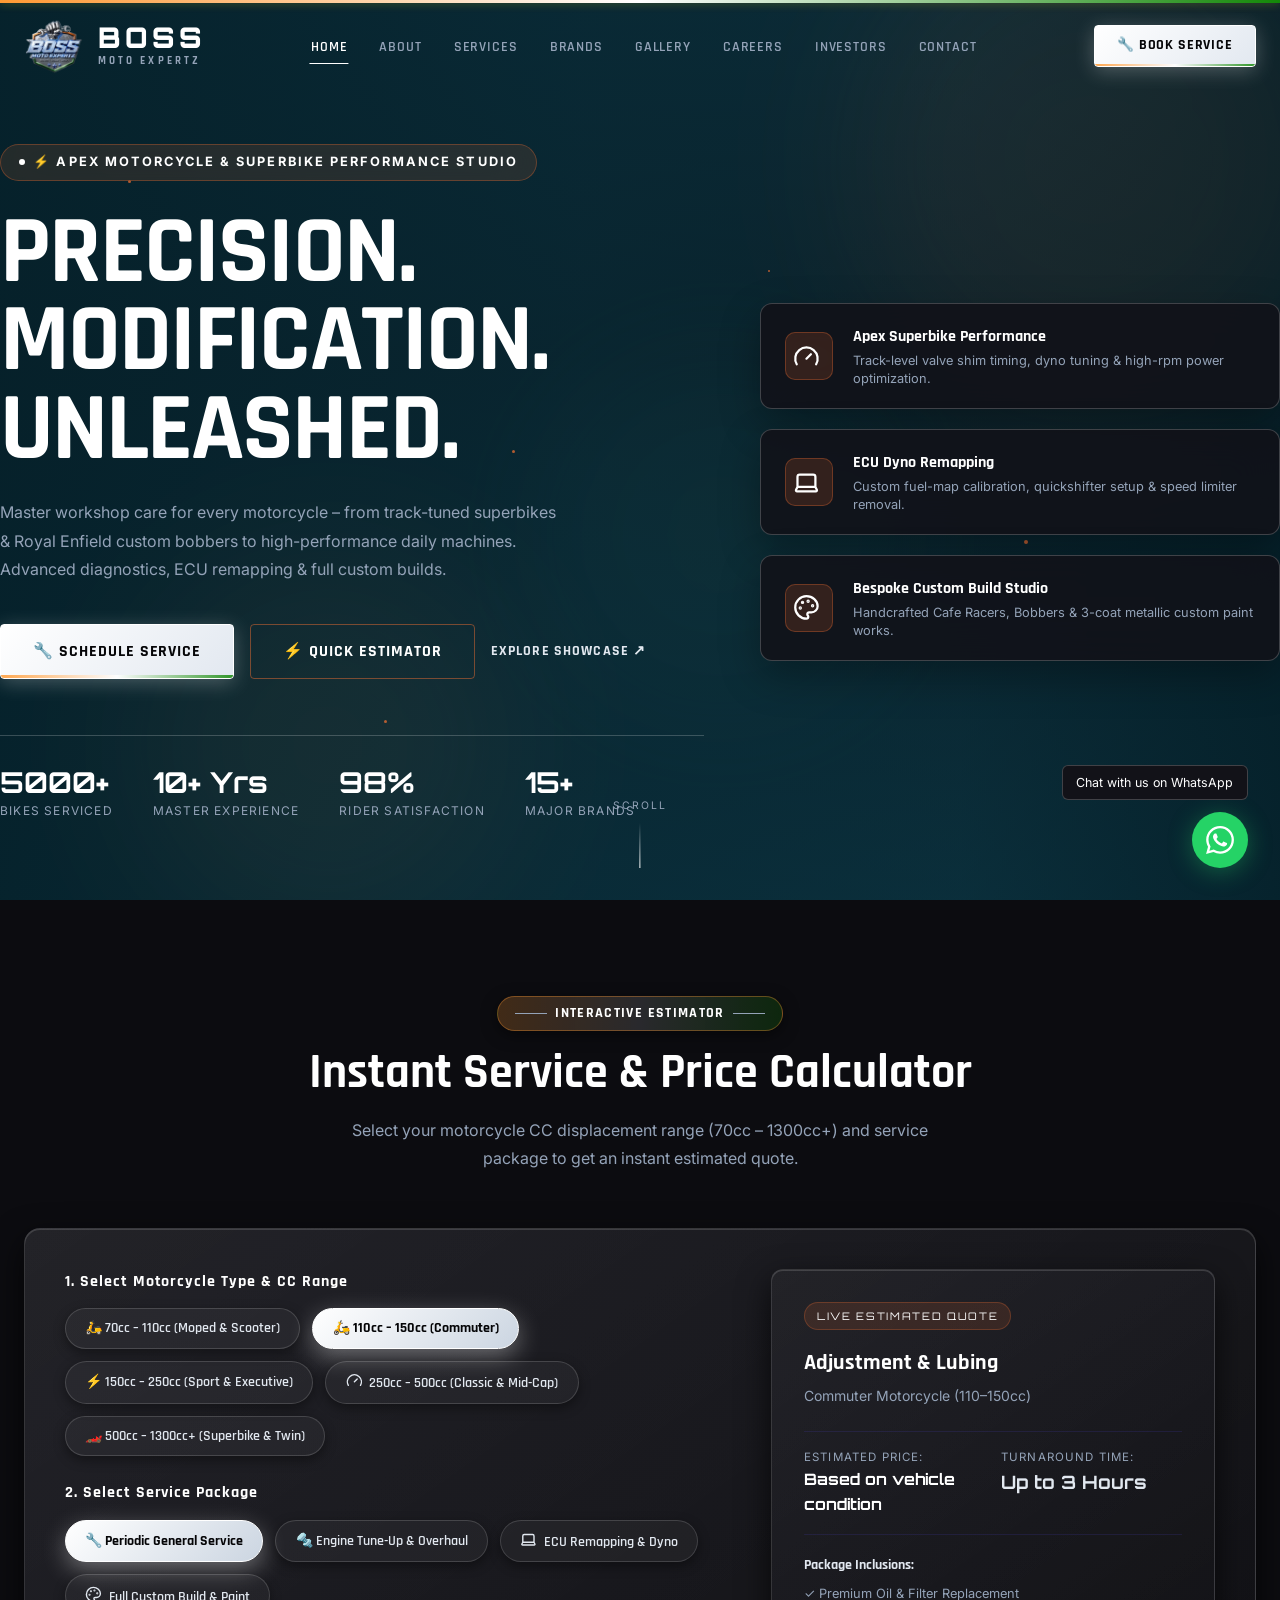
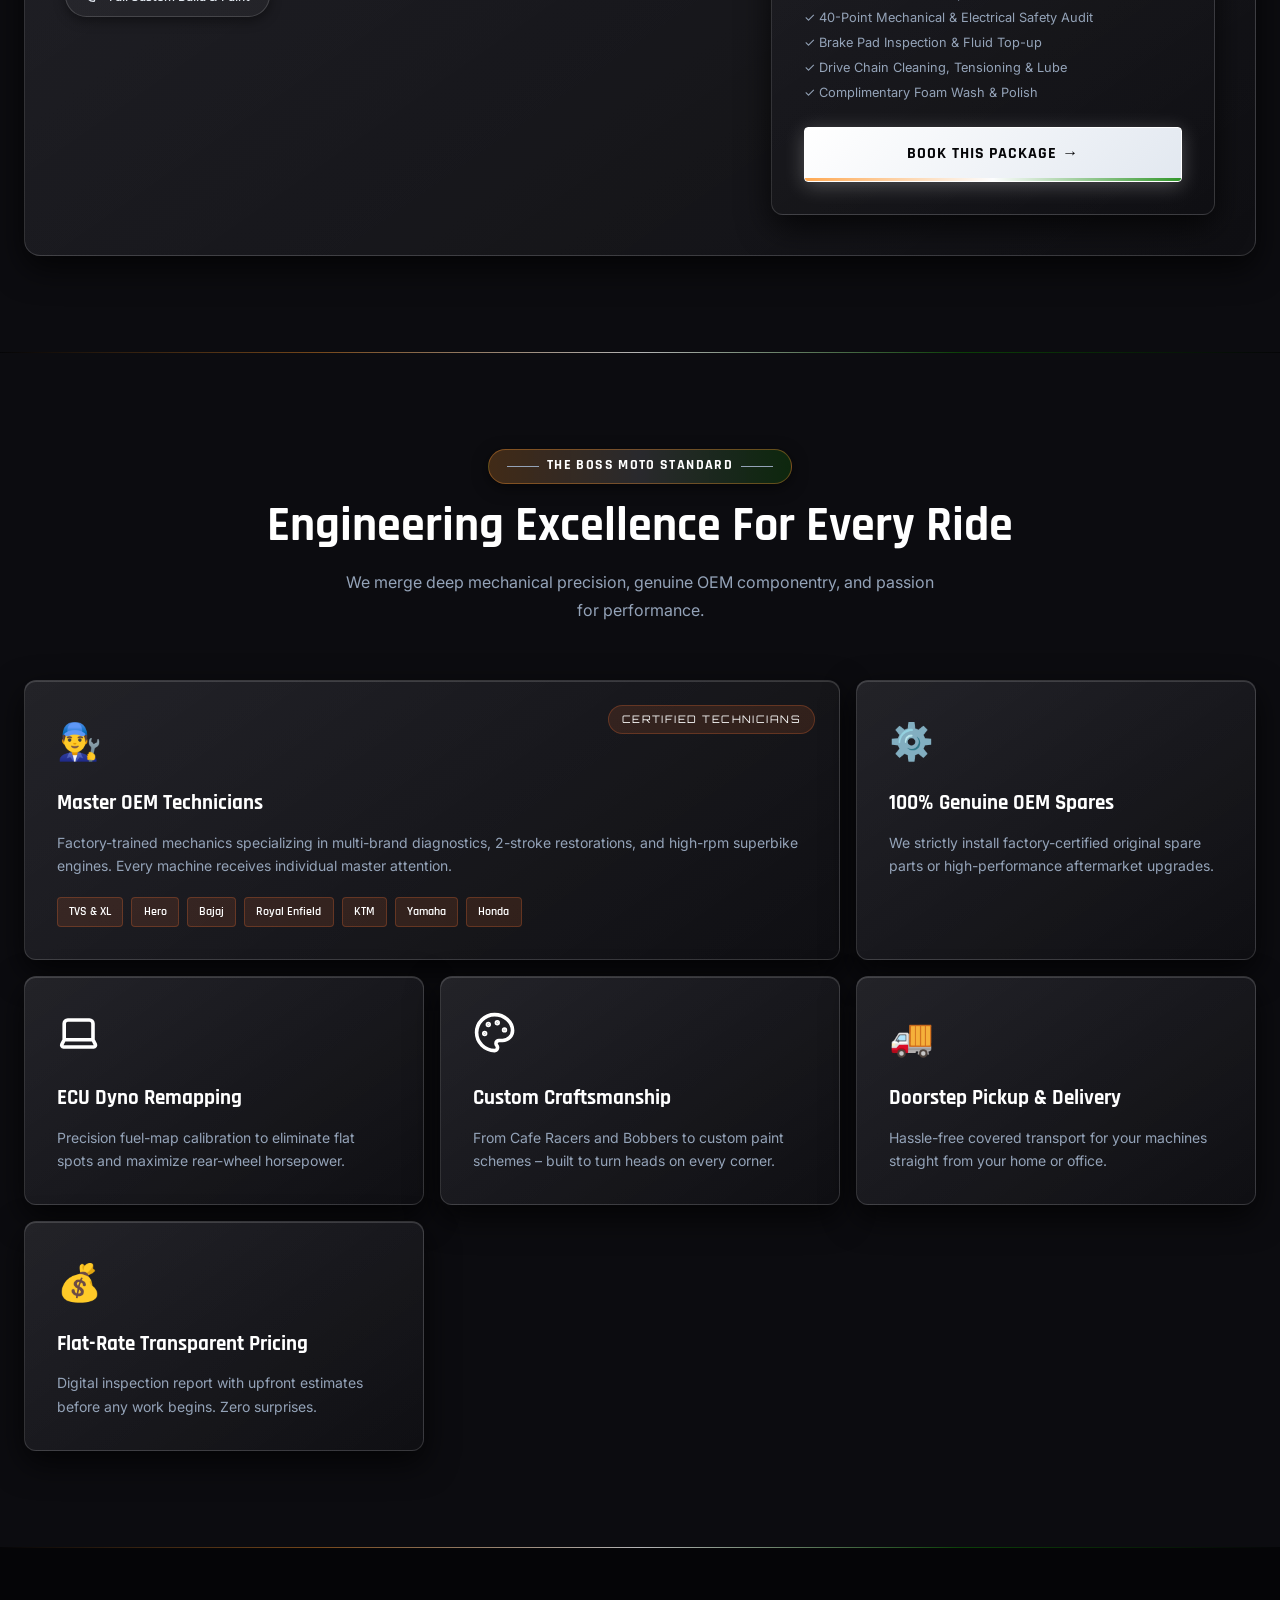
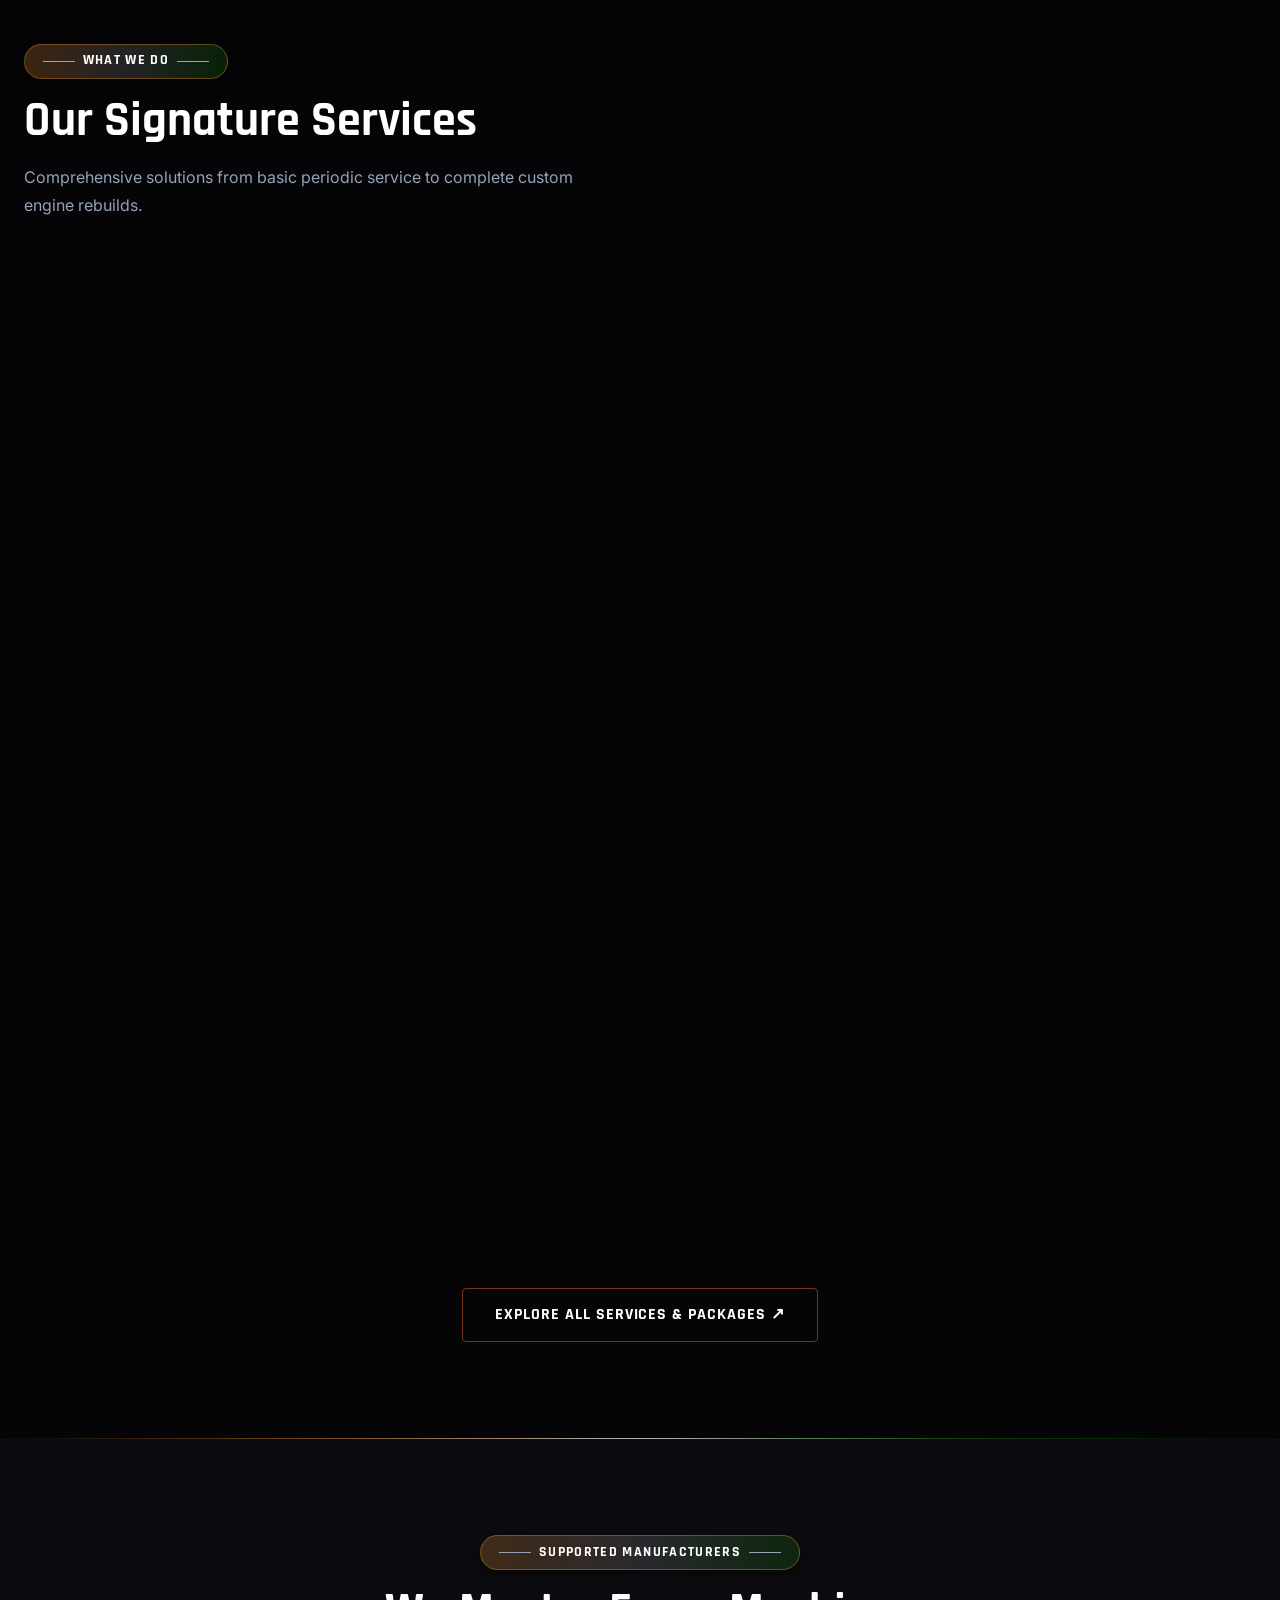
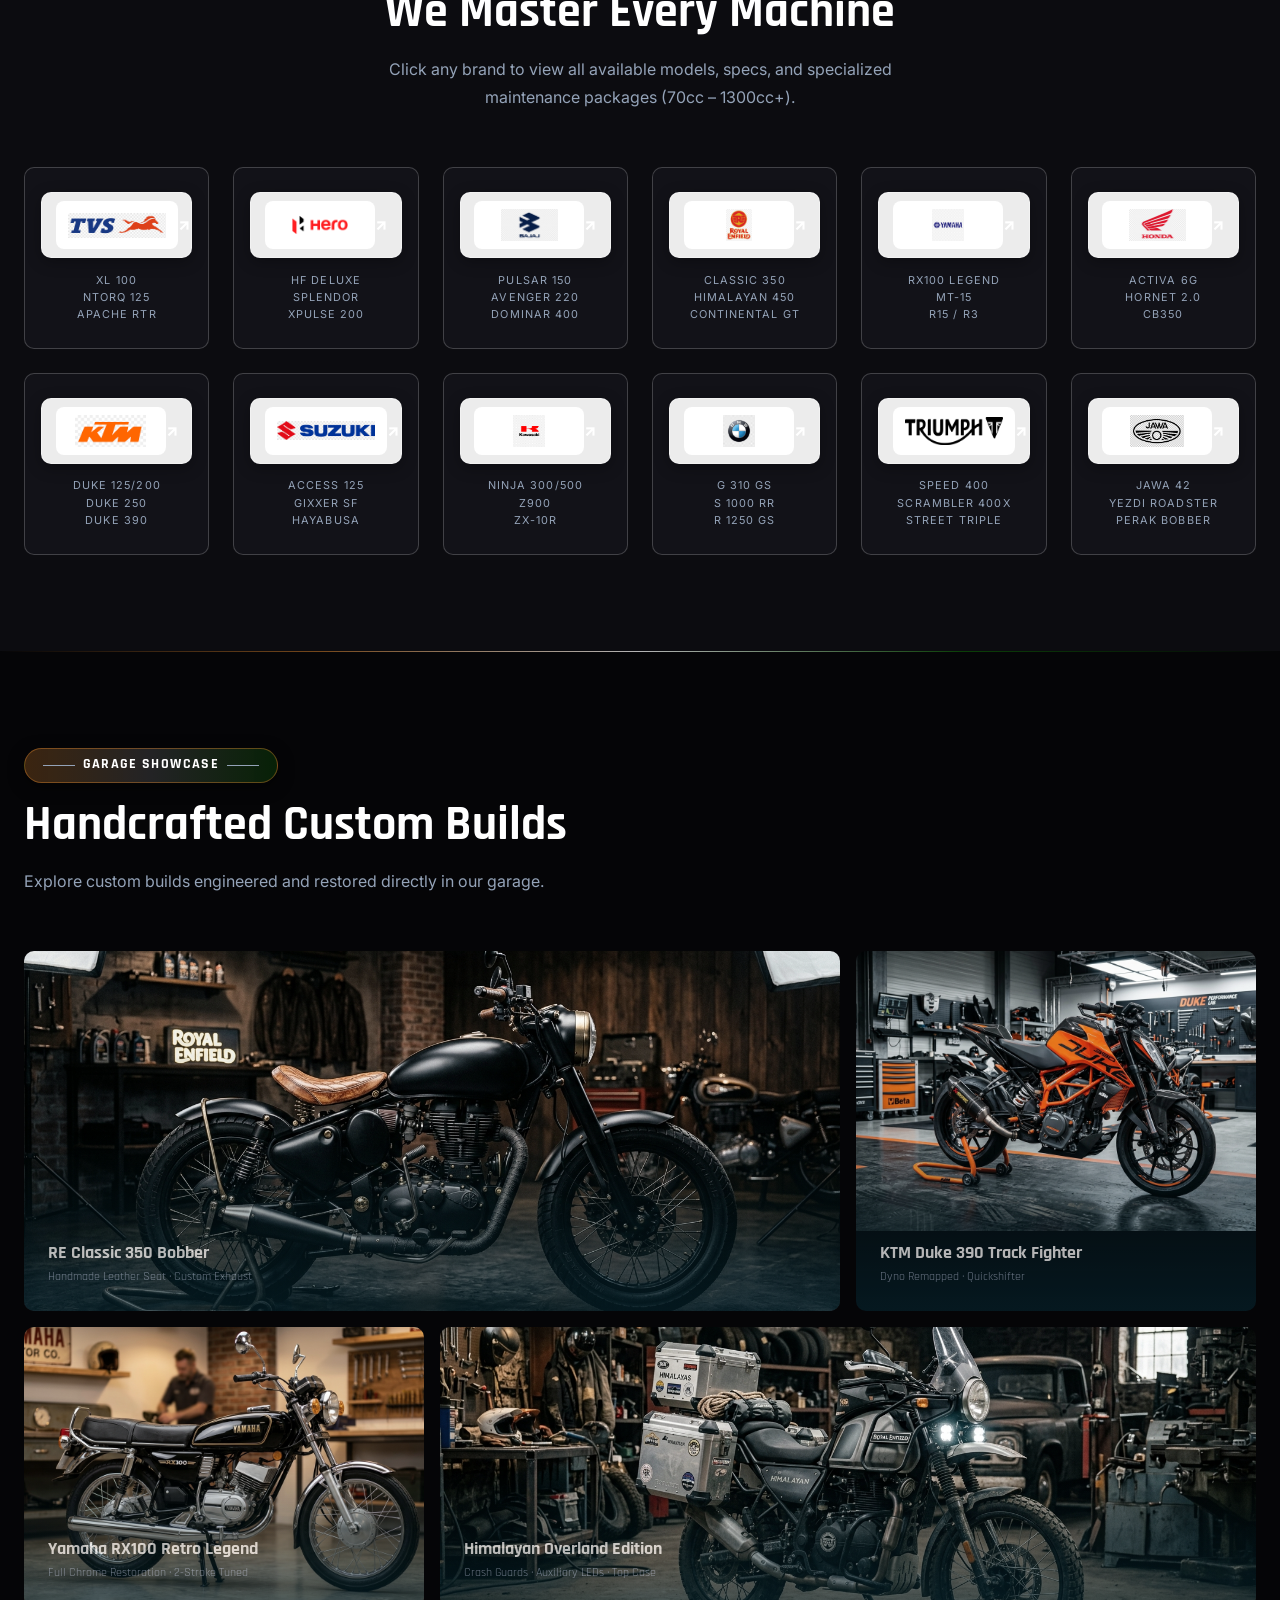
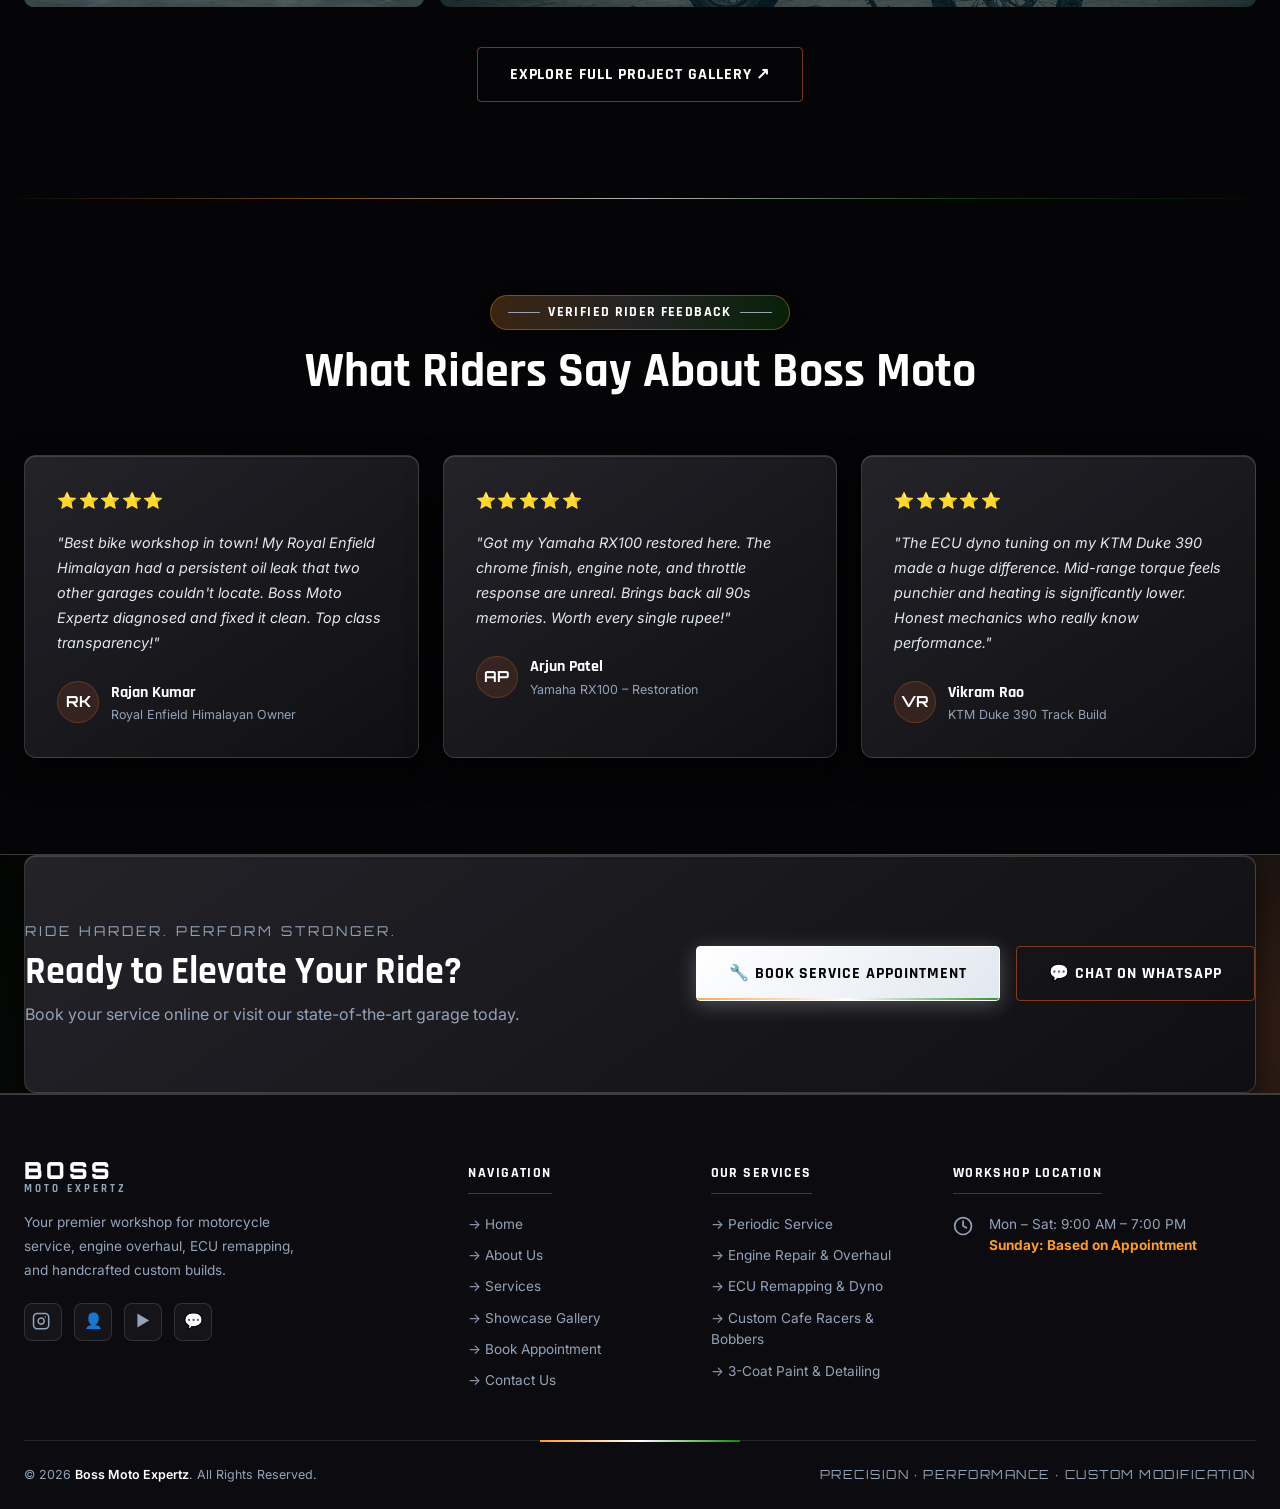
<file: index.html>
<!DOCTYPE html>
<html lang="en">
<head>
  <meta charset="UTF-8" />
  <meta name="viewport" content="width=device-width, initial-scale=1.0" />
  <title>Boss Moto Expertz | Motorcycle & Superbike Service Workshop in Coimbatore</title>
  <meta name="description" content="Premier motorcycle & superbike workshop in Coimbatore at Nalvar Layout. Certified service for Royal Enfield, KTM, Yamaha, Kawasaki & BMW. Call +91 63 799 299 63." />
  <meta name="robots" content="index, follow" />
  <link rel="canonical" href="https://bossmotoexpertz.com/" />
  <meta name="keywords" content="motorcycle service, bike repair, Royal Enfield service, KTM service, Yamaha RX100 restoration, custom modification, performance upgrade, ECU tuning, Boss Moto Expertz" />
  <link rel="icon" href="assets/logo.png" type="image/png" />
  <link rel="stylesheet" href="css/style.css?v=108" />

      <!-- Open Graph / Facebook -->
  <meta property="og:type" content="website" />
  <meta property="og:url" content="https://bossmotoexpertz.com/" />
  <meta property="og:title" content="Boss Moto Expertz | Motorcycle & Superbike Workshop in Coimbatore" />
  <meta property="og:description" content="Master motorcycle repair, periodic service, ECU tuning & custom builds at Nalvar Layout, Coimbatore." />
  <meta property="og:image" content="https://bossmotoexpertz.com/assets/gallery/avatar_founder.jpg" />
  <meta property="og:site_name" content="Boss Moto Expertz" />
  <meta property="og:locale" content="en_IN" />

  <!-- Twitter Card -->
  <meta name="twitter:card" content="summary_large_image" />
  <meta name="twitter:url" content="https://bossmotoexpertz.com/" />
  <meta name="twitter:title" content="Boss Moto Expertz | Motorcycle & Superbike Workshop in Coimbatore" />
  <meta name="twitter:description" content="Master motorcycle repair, periodic service, ECU tuning & custom builds at Nalvar Layout, Coimbatore." />
  <meta name="twitter:image" content="https://bossmotoexpertz.com/assets/gallery/avatar_founder.jpg" />

  <!-- LocalBusiness / MotorcycleRepairShop Schema -->
  <script type="application/ld+json">
  {
    "@context": "https://schema.org",
    "@type": "MotorcycleRepairShop",
    "@id": "https://bossmotoexpertz.com/#workshop",
    "name": "Boss Moto Expertz",
    "alternateName": "Boss Moto",
    "description": "Premier motorcycle and superbike performance studio in Coimbatore. Expert service, diagnostics, periodic maintenance, engine overhauls, ECU remapping, and custom modifications for Royal Enfield, KTM, Yamaha, Kawasaki, BMW, Honda, and all major motorcycle brands.",
    "url": "https://bossmotoexpertz.com",
    "telephone": "+916379929963",
    "priceRange": "₹₹",
    "currenciesAccepted": "INR",
    "paymentAccepted": "Cash, UPI, Credit Card, Debit Card",
    "address": {
      "@type": "PostalAddress",
      "streetAddress": "42, Amarar Jeeva Main Road, Nalvar Layout",
      "addressLocality": "Coimbatore",
      "addressRegion": "Tamil Nadu",
      "addressCountry": "IN"
    },
    "geo": {
      "@type": "GeoCoordinates",
      "latitude": 11.0268,
      "longitude": 76.9634
    },
    "hasMap": "https://maps.google.com/?q=11.0268,76.9634+(Boss+Moto+Expertz+-+Coimbatore)",
    "openingHoursSpecification": [
      {
        "@type": "OpeningHoursSpecification",
        "dayOfWeek": ["Monday", "Tuesday", "Wednesday", "Thursday", "Friday", "Saturday"],
        "opens": "09:00",
        "closes": "19:00"
      },
      {
        "@type": "OpeningHoursSpecification",
        "dayOfWeek": "Sunday",
        "description": "Based on appointment only"
      }
    ],
    "areaServed": [
      {
        "@type": "City",
        "name": "Coimbatore"
      },
      {
        "@type": "AdministrativeArea",
        "name": "Kongu Region, Tamil Nadu"
      }
    ],
    "sameAs": [
      "https://www.instagram.com/boss_moto_expertz",
      "https://www.youtube.com/@Bossmotoexpertz"
    ]
  }
  </script>
</head>
<body>
  <a href="#main-content" class="skip-link">Skip to main content</a>

  <!-- ═══════════════════ NAVBAR ═══════════════════ -->
  <nav class="navbar" id="navbar" role="navigation" aria-label="Main Navigation">
    <div class="container">
      <a href="index.html" class="nav-logo" aria-label="Boss Moto Expertz Home">
        <img src="assets/logo.png" alt="Boss Moto Expertz Logo" onerror="this.style.display='none'" />
        <div class="nav-brand">
          <span class="brand-boss">BOSS</span>
          <span class="brand-sub">MOTO EXPERTZ</span>
        </div>
      </a>
      <ul class="nav-links" role="list">
        <li><a href="index.html" class="nav-link active">Home</a></li>
        <li><a href="about.html" class="nav-link">About</a></li>
        <li><a href="services.html" class="nav-link">Services</a></li>
        <li><a href="brands.html" class="nav-link">Brands</a></li>
        <li><a href="gallery.html" class="nav-link">Gallery</a></li>
        <li><a href="careers.html" class="nav-link">Careers</a></li>
        <li><a href="investors.html" class="nav-link">Investors</a></li>
        <li><a href="contact.html" class="nav-link">Contact</a></li>
      </ul>
      <a href="booking.html" class="btn btn-primary btn-sm nav-cta" id="navBookBtn">
        🔧 Book Service
      </a>
      <button class="nav-toggle" id="navToggle" aria-label="Toggle Menu" aria-expanded="false">
        <span></span><span></span><span></span>
      </button>
    </div>
  </nav>

  <!-- Mobile Menu -->
  <div class="mobile-menu" id="mobileMenu" role="dialog" aria-label="Mobile Navigation">
    <a href="index.html" class="nav-link active">Home</a>
    <a href="about.html" class="nav-link">About</a>
    <a href="services.html" class="nav-link">Services</a>
    <a href="brands.html" class="nav-link">Brands</a>
    <a href="gallery.html" class="nav-link">Gallery</a>
    <a href="careers.html" class="nav-link">Careers</a>
    <a href="investors.html" class="nav-link">Investors</a>
    <a href="contact.html" class="nav-link">Contact</a>
    <a href="booking.html" class="btn btn-primary">🔧 Book Service</a>
  </div>

  <main id="main-content" role="main">

  <!-- ═══════════════════ HERO SECTION ═══════════════════ -->
  <section class="hero" id="hero" aria-label="Hero Section">
    <!-- Cinematic Full-Bleed Modern Superbike Background -->
    <div class="hero-bg" style="background-image: url('https://images.unsplash.com/photo-1568772585407-9361f9bf3a87?w=1600&q=85');"></div>

    <!-- Animated Particle Orbs & Ambient Grid -->
    <div class="hero-animated-bg">
      <div class="orb orb-1"></div>
      <div class="orb orb-2"></div>
      <div class="orb orb-3"></div>
      <div class="wireframe-grid"></div>
      <div class="particle particle-1"></div>
      <div class="particle particle-2"></div>
      <div class="particle particle-3"></div>
      <div class="particle particle-4"></div>
      <div class="particle particle-5"></div>
    </div>
    <div class="hero-overlay"></div>
    <div class="container hero-content-grid">
      <!-- Left Column: High Impact Typography & CTAs -->
      <div class="hero-content">
        <div class="hero-tag">
          <span class="dot"></span>
          ⚡ APEX MOTORCYCLE & SUPERBIKE PERFORMANCE STUDIO
        </div>
        <h1 class="hero-title hero-title-large">
          <span class="hero-word word-build">PRECISION.</span>
          <span class="hero-word word-modify">MODIFICATION.</span>
          <span class="hero-word word-elevate accent">UNLEASHED.</span>
        </h1>
        <p class="hero-sub">
          Master workshop care for every motorcycle – from track-tuned superbikes & Royal Enfield custom bobbers to high-performance daily machines. Advanced diagnostics, ECU remapping & full custom builds.
        </p>
        <div class="hero-actions">
          <a href="booking.html" class="btn btn-primary" id="heroBookBtn">
            🔧 Schedule Service
          </a>
          <a href="#quick-estimator" class="btn btn-outline" id="heroEstimatorBtn">
            ⚡ Quick Estimator
          </a>
          <a href="gallery.html" class="btn btn-ghost" id="heroServicesBtn">
            Explore Showcase ↗
          </a>
        </div>
        <div class="hero-stats">
          <div class="hero-stat">
            <div class="num" data-count="5000" data-suffix="+">0+</div>
            <div class="label">Bikes Serviced</div>
          </div>
          <div class="hero-stat">
            <div class="num" data-count="10" data-suffix="+ Yrs">0+ Yrs</div>
            <div class="label">Master Experience</div>
          </div>
          <div class="hero-stat">
            <div class="num" data-count="98" data-suffix="%">0%</div>
            <div class="label">Rider Satisfaction</div>
          </div>
          <div class="hero-stat">
            <div class="num" data-count="15" data-suffix="+">0+</div>
            <div class="label">Major Brands</div>
          </div>
        </div>
      </div>

      <!-- Right Column: Modern Superbike Telemetry & Spec Cards -->
      <div class="hero-telemetry-panel">
        <div class="telemetry-card">
          <div class="telemetry-icon"><svg xmlns="http://www.w3.org/2000/svg" width="1.2em" height="1.2em" viewBox="0 0 24 24" fill="none" stroke="currentColor" stroke-width="2" stroke-linecap="round" stroke-linejoin="round" style="vertical-align:-0.125em; margin-right:4px;" class="lucide lucide-gauge"><path d="m12 14 4-4"/><path d="M3.34 19a10 10 0 1 1 17.32 0"/></svg></div>
          <div class="telemetry-info">
            <h4>Apex Superbike Performance</h4>
            <p>Track-level valve shim timing, dyno tuning & high-rpm power optimization.</p>
          </div>
        </div>
        <div class="telemetry-card">
          <div class="telemetry-icon"><svg xmlns="http://www.w3.org/2000/svg" width="1.2em" height="1.2em" viewBox="0 0 24 24" fill="none" stroke="currentColor" stroke-width="2" stroke-linecap="round" stroke-linejoin="round" style="vertical-align:-0.125em; margin-right:4px;" class="lucide lucide-laptop"><path d="M20 16V7a2 2 0 0 0-2-2H6a2 2 0 0 0-2 2v9m16 0H4m16 0 1.28 2.55a1 1 0 0 1-.9 1.45H3.62a1 1 0 0 1-.9-1.45L4 16"/></svg></div>
          <div class="telemetry-info">
            <h4>ECU Dyno Remapping</h4>
            <p>Custom fuel-map calibration, quickshifter setup & speed limiter removal.</p>
          </div>
        </div>
        <div class="telemetry-card">
          <div class="telemetry-icon"><svg xmlns="http://www.w3.org/2000/svg" width="1.2em" height="1.2em" viewBox="0 0 24 24" fill="none" stroke="currentColor" stroke-width="2" stroke-linecap="round" stroke-linejoin="round" style="vertical-align:-0.125em; margin-right:4px;" class="lucide lucide-palette"><circle cx="13.5" cy="6.5" r=".5" fill="currentColor"/><circle cx="17.5" cy="10.5" r=".5" fill="currentColor"/><circle cx="8.5" cy="7.5" r=".5" fill="currentColor"/><circle cx="6.5" cy="12.5" r=".5" fill="currentColor"/><path d="M12 2C6.5 2 2 6.5 2 12s4.5 10 10 10c.926 0 1.648-.746 1.648-1.688 0-.437-.18-.835-.437-1.125-.29-.289-.438-.652-.438-1.125a1.64 1.64 0 0 1 1.668-1.668h1.996c3.051 0 5.555-2.503 5.555-5.554C21.965 6.012 17.461 2 12 2z"/></svg></div>
          <div class="telemetry-info">
            <h4>Bespoke Custom Build Studio</h4>
            <p>Handcrafted Cafe Racers, Bobbers & 3-coat metallic custom paint works.</p>
          </div>
        </div>
      </div>
    </div>
    <div class="hero-scroll" aria-hidden="true">
      <div class="text">Scroll</div>
      <div class="line"></div>
    </div>
  </section>

  <!-- ═══════════════════ INTERACTIVE SERVICE ESTIMATOR ═══════════════════ -->
  <section class="estimator-section section-py" id="quick-estimator" aria-labelledby="estimatorTitle">
    <div class="container">
      <div class="section-header text-center reveal">
        <div class="section-label">Interactive Estimator</div>
        <h2 class="section-title" id="estimatorTitle">Instant Service & Price Calculator</h2>
        <p class="section-subtitle" style="margin: 0 auto;">Select your motorcycle CC displacement range (70cc – 1300cc+) and service package to get an instant estimated quote.</p>
      </div>
      <div class="estimator-box glass-card reveal">
        <div class="estimator-grid">
          <!-- Selection Column -->
          <div class="estimator-controls">
            <div class="control-group">
              <label class="control-label">1. Select Motorcycle Type & CC Range</label>
              <div class="pill-group" id="bikeCategoryGroup">
                <button type="button" class="pill-btn" data-category="moped">🛵 70cc – 110cc (Moped & Scooter)</button>
                <button type="button" class="pill-btn active" data-category="commuter">🛵 110cc – 150cc (Commuter)</button>
                <button type="button" class="pill-btn" data-category="performance">⚡ 150cc – 250cc (Sport & Executive)</button>
                <button type="button" class="pill-btn" data-category="classic"><svg xmlns="http://www.w3.org/2000/svg" width="1.2em" height="1.2em" viewBox="0 0 24 24" fill="none" stroke="currentColor" stroke-width="2" stroke-linecap="round" stroke-linejoin="round" style="vertical-align:-0.125em; margin-right:4px;" class="lucide lucide-gauge"><path d="m12 14 4-4"/><path d="M3.34 19a10 10 0 1 1 17.32 0"/></svg> 250cc – 500cc (Classic & Mid-Cap)</button>
                <button type="button" class="pill-btn" data-category="superbike">🏎️ 500cc – 1300cc+ (Superbike & Twin)</button>
              </div>
            </div>
            <div class="control-group" style="margin-top: 1.5rem;">
              <label class="control-label">2. Select Service Package</label>
              <div class="pill-group" id="servicePackageGroup">
                <button type="button" class="pill-btn active" data-package="general">🔧 Periodic General Service</button>
                <button type="button" class="pill-btn" data-package="engine">🔩 Engine Tune-Up & Overhaul</button>
                <button type="button" class="pill-btn" data-package="ecu"><svg xmlns="http://www.w3.org/2000/svg" width="1.2em" height="1.2em" viewBox="0 0 24 24" fill="none" stroke="currentColor" stroke-width="2" stroke-linecap="round" stroke-linejoin="round" style="vertical-align:-0.125em; margin-right:4px;" class="lucide lucide-laptop"><path d="M20 16V7a2 2 0 0 0-2-2H6a2 2 0 0 0-2 2v9m16 0H4m16 0 1.28 2.55a1 1 0 0 1-.9 1.45H3.62a1 1 0 0 1-.9-1.45L4 16"/></svg> ECU Remapping & Dyno</button>
                <button type="button" class="pill-btn" data-package="custom"><svg xmlns="http://www.w3.org/2000/svg" width="1.2em" height="1.2em" viewBox="0 0 24 24" fill="none" stroke="currentColor" stroke-width="2" stroke-linecap="round" stroke-linejoin="round" style="vertical-align:-0.125em; margin-right:4px;" class="lucide lucide-palette"><circle cx="13.5" cy="6.5" r=".5" fill="currentColor"/><circle cx="17.5" cy="10.5" r=".5" fill="currentColor"/><circle cx="8.5" cy="7.5" r=".5" fill="currentColor"/><circle cx="6.5" cy="12.5" r=".5" fill="currentColor"/><path d="M12 2C6.5 2 2 6.5 2 12s4.5 10 10 10c.926 0 1.648-.746 1.648-1.688 0-.437-.18-.835-.437-1.125-.29-.289-.438-.652-.438-1.125a1.64 1.64 0 0 1 1.668-1.668h1.996c3.051 0 5.555-2.503 5.555-5.554C21.965 6.012 17.461 2 12 2z"/></svg> Full Custom Build & Paint</button>
              </div>
            </div>
          </div>

          <!-- Live Summary Card Column -->
          <div class="estimator-summary glass-card">
            <div class="summary-badge">Live Estimated Quote</div>
            <h3 class="summary-title" id="estPackageTitle">Periodic General Service</h3>
            <div class="summary-bike" id="estBikeTitle">Commuter Motorcycle (110–150cc)</div>
            <div class="summary-metrics">
              <div class="metric-item">
                <span class="metric-label">Estimated Price:</span>
                <span class="metric-value price" id="estPriceRange">Based on vehicle condition</span>
              </div>
              <div class="metric-item">
                <span class="metric-label">Turnaround Time:</span>
                <span class="metric-value time" id="estTime">Up to 3 Hours</span>
              </div>
            </div>
            <div class="summary-checklist">
              <div class="checklist-title">Package Inclusions:</div>
              <ul id="estChecklist">
                <li>✓ Premium Oil & Filter Replacement</li>
                <li>✓ 40-Point Electronic & Mechanical Diagnostic Check</li>
                <li>✓ Brake Pad Inspection & Hydraulic Fluid Top-Up</li>
                <li>✓ Drive Chain Cleaning, Tensioning & Lube</li>
                <li>✓ Complimentary Foam Wash & Polish</li>
              </ul>
            </div>
            <a href="booking.html" class="btn btn-primary btn-block" id="estBookBtn" style="margin-top:1.5rem;">
              Book This Package →
            </a>
          </div>
        </div>
      </div>
    </div>
  </section>
  <div class="section-divider"></div>

  <!-- ═══════════════════ BENTO GRID: WHY CHOOSE US ═══════════════════ -->
  <section class="why-section section-py" id="why-choose-us" aria-labelledby="whyTitle">
    <div class="container">
      <div class="section-header text-center reveal">
        <div class="section-label">The Boss Moto Standard</div>
        <h2 class="section-title" id="whyTitle">Engineering Excellence For Every Ride</h2>
        <p class="section-subtitle" style="margin: 0 auto;">We merge deep mechanical precision, genuine OEM componentry, and passion for performance.</p>
      </div>
      <div class="bento-grid">
        <!-- Bento Item 1: Large Featured Card -->
        <div class="bento-card bento-lg glass-card reveal">
          <div class="bento-badge">Certified Technicians</div>
          <div class="bento-icon">👨‍🔧</div>
          <h3>Master OEM Technicians</h3>
          <p>Factory-trained mechanics specializing in multi-brand diagnostics, 2-stroke restorations, and high-rpm superbike engines. Every machine receives individual master attention.</p>
          <div class="bento-brand-tags">
            <span class="brand-tag">TVS & XL</span>
            <span class="brand-tag">Hero</span>
            <span class="brand-tag">Bajaj</span>
            <span class="brand-tag">Royal Enfield</span>
            <span class="brand-tag">KTM</span>
            <span class="brand-tag">Yamaha</span>
            <span class="brand-tag">Honda</span>
          </div>
        </div>

        <!-- Bento Item 2 -->
        <div class="bento-card glass-card reveal reveal-delay-1">
          <div class="bento-icon">⚙️</div>
          <h3>100% Genuine OEM Spares</h3>
          <p>We strictly install factory-certified original spare parts or high-performance aftermarket upgrades.</p>
        </div>

        <!-- Bento Item 3 -->
        <div class="bento-card glass-card reveal reveal-delay-2">
          <div class="bento-icon"><svg xmlns="http://www.w3.org/2000/svg" width="1.2em" height="1.2em" viewBox="0 0 24 24" fill="none" stroke="currentColor" stroke-width="2" stroke-linecap="round" stroke-linejoin="round" style="vertical-align:-0.125em; margin-right:4px;" class="lucide lucide-laptop"><path d="M20 16V7a2 2 0 0 0-2-2H6a2 2 0 0 0-2 2v9m16 0H4m16 0 1.28 2.55a1 1 0 0 1-.9 1.45H3.62a1 1 0 0 1-.9-1.45L4 16"/></svg></div>
          <h3>ECU Dyno Remapping</h3>
          <p>Precision fuel-map calibration to eliminate flat spots and maximize rear-wheel horsepower.</p>
        </div>

        <!-- Bento Item 4 -->
        <div class="bento-card glass-card reveal reveal-delay-3">
          <div class="bento-icon"><svg xmlns="http://www.w3.org/2000/svg" width="1.2em" height="1.2em" viewBox="0 0 24 24" fill="none" stroke="currentColor" stroke-width="2" stroke-linecap="round" stroke-linejoin="round" style="vertical-align:-0.125em; margin-right:4px;" class="lucide lucide-palette"><circle cx="13.5" cy="6.5" r=".5" fill="currentColor"/><circle cx="17.5" cy="10.5" r=".5" fill="currentColor"/><circle cx="8.5" cy="7.5" r=".5" fill="currentColor"/><circle cx="6.5" cy="12.5" r=".5" fill="currentColor"/><path d="M12 2C6.5 2 2 6.5 2 12s4.5 10 10 10c.926 0 1.648-.746 1.648-1.688 0-.437-.18-.835-.437-1.125-.29-.289-.438-.652-.438-1.125a1.64 1.64 0 0 1 1.668-1.668h1.996c3.051 0 5.555-2.503 5.555-5.554C21.965 6.012 17.461 2 12 2z"/></svg></div>
          <h3>Custom Craftsmanship</h3>
          <p>From Cafe Racers and Bobbers to custom paint schemes – built to turn heads on every corner.</p>
        </div>

        <!-- Bento Item 5 -->
        <div class="bento-card glass-card reveal reveal-delay-4">
          <div class="bento-icon">🚚</div>
          <h3>Doorstep Pickup & Delivery</h3>
          <p>Hassle-free covered transport for your machines straight from your home or office.</p>
        </div>

        <!-- Bento Item 6 -->
        <div class="bento-card glass-card reveal reveal-delay-5">
          <div class="bento-icon">💰</div>
          <h3>Flat-Rate Transparent Pricing</h3>
          <p>Digital inspection report with upfront estimates before any work begins. Zero surprises.</p>
        </div>
      </div>
    </div>
  </section>
  <div class="section-divider"></div>

  <!-- ═══════════════════ SERVICES ═══════════════════ -->
  <section class="services-section section-py" id="services" aria-labelledby="servicesTitle">
    <div class="container">
      <div class="section-header reveal">
        <div class="section-label">What We Do</div>
        <h2 class="section-title" id="servicesTitle">Our Signature Services</h2>
        <p class="section-subtitle">Comprehensive solutions from basic periodic service to complete custom engine rebuilds.</p>
      </div>
      <div class="services-grid">
        <article class="service-card reveal reveal-delay-1">
          <div class="service-img">
            <img src="assets/services/general_service.jpg" alt="General Bike Service" loading="lazy" />
            <div class="service-img-overlay"></div>
            <span class="service-badge">Most Popular</span>
          </div>
          <div class="service-body">
            <div class="icon">🔧</div>
            <h3>Periodic General Service</h3>
            <p>Comprehensive synthetic oil change, air filter renewal, 40-point safety check, brake adjustment, and foam wash.</p>
            <a href="services.html#maintenance" class="btn-ghost">View Specs <svg xmlns="http://www.w3.org/2000/svg" viewBox="0 0 20 20" fill="currentColor" width="16"><path fill-rule="evenodd" d="M10.293 3.293a1 1 0 011.414 0l6 6a1 1 0 010 1.414l-6 6a1 1 0 01-1.414-1.414L14.586 11H3a1 1 0 110-2h11.586l-4.293-4.293a1 1 0 010-1.414z" clip-rule="evenodd" /></svg></a>
          </div>
        </article>
        <article class="service-card reveal reveal-delay-2">
          <div class="service-img">
            <img src="assets/services/engine_repair.jpg" alt="Engine Repair" loading="lazy" />
            <div class="service-img-overlay"></div>
            <span class="service-badge">Expert Precision</span>
          </div>
          <div class="service-body">
            <div class="icon">🔩</div>
            <h3>Engine Tune-Up & Overhaul</h3>
            <p>Complete mechanical rebuild, cylinder re-bore, valve grinding, clutch disc renewal, and compression setup.</p>
            <a href="services.html#repairs" class="btn-ghost">View Specs <svg xmlns="http://www.w3.org/2000/svg" viewBox="0 0 20 20" fill="currentColor" width="16"><path fill-rule="evenodd" d="M10.293 3.293a1 1 0 011.414 0l6 6a1 1 0 010 1.414l-6 6a1 1 0 01-1.414-1.414L14.586 11H3a1 1 0 110-2h11.586l-4.293-4.293a1 1 0 010-1.414z" clip-rule="evenodd" /></svg></a>
          </div>
        </article>
        <article class="service-card reveal reveal-delay-3">
          <div class="service-img">
            <img src="assets/services/ecu_tuning.jpg" alt="ECU Tuning" loading="lazy" />
            <div class="service-img-overlay"></div>
            <span class="service-badge">Performance</span>
          </div>
          <div class="service-body">
            <div class="icon"><svg xmlns="http://www.w3.org/2000/svg" width="1.2em" height="1.2em" viewBox="0 0 24 24" fill="none" stroke="currentColor" stroke-width="2" stroke-linecap="round" stroke-linejoin="round" style="vertical-align:-0.125em; margin-right:4px;" class="lucide lucide-laptop"><path d="M20 16V7a2 2 0 0 0-2-2H6a2 2 0 0 0-2 2v9m16 0H4m16 0 1.28 2.55a1 1 0 0 1-.9 1.45H3.62a1 1 0 0 1-.9-1.45L4 16"/></svg></div>
            <h3>ECU Remapping & Dyno</h3>
            <p>Custom fuel-map calibration, speed limiter removal, quickshifter integration, and horsepower optimization.</p>
            <a href="services.html#performance" class="btn-ghost">View Specs <svg xmlns="http://www.w3.org/2000/svg" viewBox="0 0 20 20" fill="currentColor" width="16"><path fill-rule="evenodd" d="M10.293 3.293a1 1 0 011.414 0l6 6a1 1 0 010 1.414l-6 6a1 1 0 01-1.414-1.414L14.586 11H3a1 1 0 110-2h11.586l-4.293-4.293a1 1 0 010-1.414z" clip-rule="evenodd" /></svg></a>
          </div>
        </article>
        <article class="service-card reveal reveal-delay-4">
          <div class="service-img">
            <img src="assets/services/custom_build.jpg" alt="Custom Modification" loading="lazy" />
            <div class="service-img-overlay"></div>
            <span class="service-badge highlight">Custom Build</span>
          </div>
          <div class="service-body">
            <div class="icon"><svg xmlns="http://www.w3.org/2000/svg" width="1.2em" height="1.2em" viewBox="0 0 24 24" fill="none" stroke="currentColor" stroke-width="2" stroke-linecap="round" stroke-linejoin="round" style="vertical-align:-0.125em; margin-right:4px;" class="lucide lucide-palette"><circle cx="13.5" cy="6.5" r=".5" fill="currentColor"/><circle cx="17.5" cy="10.5" r=".5" fill="currentColor"/><circle cx="8.5" cy="7.5" r=".5" fill="currentColor"/><circle cx="6.5" cy="12.5" r=".5" fill="currentColor"/><path d="M12 2C6.5 2 2 6.5 2 12s4.5 10 10 10c.926 0 1.648-.746 1.648-1.688 0-.437-.18-.835-.437-1.125-.29-.289-.438-.652-.438-1.125a1.64 1.64 0 0 1 1.668-1.668h1.996c3.051 0 5.555-2.503 5.555-5.554C21.965 6.012 17.461 2 12 2z"/></svg></div>
            <h3>Custom Builds & Modification</h3>
            <p>Handcrafted Cafe Racers, Scramblers, Bobbers, custom exhaust systems, and bespoke frame modifications.</p>
            <a href="services.html#modifications" class="btn-ghost">View Specs <svg xmlns="http://www.w3.org/2000/svg" viewBox="0 0 20 20" fill="currentColor" width="16"><path fill-rule="evenodd" d="M10.293 3.293a1 1 0 011.414 0l6 6a1 1 0 010 1.414l-6 6a1 1 0 01-1.414-1.414L14.586 11H3a1 1 0 110-2h11.586l-4.293-4.293a1 1 0 010-1.414z" clip-rule="evenodd" /></svg></a>
          </div>
        </article>
        <article class="service-card reveal reveal-delay-5">
          <div class="service-img">
            <img src="assets/services/bike_painting.jpg" alt="Bike Painting" loading="lazy" />
            <div class="service-img-overlay"></div>
          </div>
          <div class="service-body">
            <div class="icon">🖌️</div>
            <h3>Custom Paint & Detailing</h3>
            <p>Premium 3-coat metallic paint, matte finishes, custom tank graphics, and 9H ceramic coating protection.</p>
            <a href="services.html#modifications" class="btn-ghost">View Specs <svg xmlns="http://www.w3.org/2000/svg" viewBox="0 0 20 20" fill="currentColor" width="16"><path fill-rule="evenodd" d="M10.293 3.293a1 1 0 011.414 0l6 6a1 1 0 010 1.414l-6 6a1 1 0 01-1.414-1.414L14.586 11H3a1 1 0 110-2h11.586l-4.293-4.293a1 1 0 010-1.414z" clip-rule="evenodd" /></svg></a>
          </div>
        </article>
        <article class="service-card reveal reveal-delay-6">
          <div class="service-img">
            <img src="assets/services/brake_suspension.jpg" alt="Brake & Suspension Work" loading="lazy" />
            <div class="service-img-overlay"></div>
          </div>
          <div class="service-body">
            <div class="icon">🛑</div>
            <h3>Brake & Suspension Upgrade</h3>
            <p>Sintered brake pad upgrade, braided steel lines, monoshock tuning, and inverted fork servicing.</p>
            <a href="services.html#repairs" class="btn-ghost">View Specs <svg xmlns="http://www.w3.org/2000/svg" viewBox="0 0 20 20" fill="currentColor" width="16"><path fill-rule="evenodd" d="M10.293 3.293a1 1 0 011.414 0l6 6a1 1 0 010 1.414l-6 6a1 1 0 01-1.414-1.414L14.586 11H3a1 1 0 110-2h11.586l-4.293-4.293a1 1 0 010-1.414z" clip-rule="evenodd" /></svg></a>
          </div>
        </article>
      </div>
      <div class="text-center" style="margin-top:3rem;">
        <a href="services.html" class="btn btn-outline">Explore All Services & Packages ↗</a>
      </div>
    </div>
  </section>
  <div class="section-divider"></div>

  <!-- ═══════════════════ BRANDS ═══════════════════ -->
  <section class="brands-section section-py" id="brands" aria-labelledby="brandsTitle">
    <div class="container">
      <div class="section-header text-center reveal">
        <div class="section-label">Supported Manufacturers</div>
        <h2 class="section-title" id="brandsTitle">We Master Every Machine</h2>
        <p class="section-subtitle" style="margin:0 auto;">Click any brand to view all available models, specs, and specialized maintenance packages (70cc – 1300cc+).</p>
      </div>

      <style>
        .brands-grid { display: grid; grid-template-columns: repeat(6, 1fr); gap: 1.5rem; justify-content: center; align-items: stretch; }
        @media (max-width: 1200px) { .brands-grid { grid-template-columns: repeat(4, 1fr); } }
        @media (max-width: 768px) { .brands-grid { grid-template-columns: repeat(2, 1fr); } }
        .home-brand-logo { height: 75px; width: 100%; object-fit: contain; margin: 0 auto; display: block; }
      </style>
      <div class="brands-grid">
        <a href="brands.html?brand=tvs" class="brand-card reveal reveal-delay-1" style="text-decoration:none;">
          <div class="brand-card-logo-wrap">
            <img src="assets/brands/tvs.png?v=103" alt="TVS Logo" class="home-brand-logo" />
            <span class="arrow-icon">↗</span>
          </div>
          <div class="brand-subtitle" style="text-align: center; text-transform: uppercase;">XL 100<br>Ntorq 125<br>Apache RTR</div>
        </a>
        <a href="brands.html?brand=hero" class="brand-card reveal reveal-delay-2" style="text-decoration:none;">
          <div class="brand-card-logo-wrap">
            <img src="assets/brands/hero.png?v=104" alt="Hero Logo" class="home-brand-logo" />
            <span class="arrow-icon">↗</span>
          </div>
          <div class="brand-subtitle" style="text-align: center; text-transform: uppercase;">HF Deluxe<br>Splendor<br>Xpulse 200</div>
        </a>
        <a href="brands.html?brand=bajaj" class="brand-card reveal reveal-delay-3" style="text-decoration:none;">
          <div class="brand-card-logo-wrap">
            <img src="assets/brands/bajaj.png?v=103" alt="Bajaj Logo" class="home-brand-logo" />
            <span class="arrow-icon">↗</span>
          </div>
          <div class="brand-subtitle" style="text-align: center; text-transform: uppercase;">Pulsar 150<br>Avenger 220<br>Dominar 400</div>
        </a>
        <a href="brands.html?brand=royalenfield" class="brand-card reveal reveal-delay-4" style="text-decoration:none;">
          <div class="brand-card-logo-wrap">
            <img src="assets/brands/royalenfield.png?v=103" alt="Royal Enfield Logo" class="home-brand-logo" />
            <span class="arrow-icon">↗</span>
          </div>
          <div class="brand-subtitle" style="text-align: center; text-transform: uppercase;">Classic 350<br>Himalayan 450<br>Continental GT</div>
        </a>
        <a href="brands.html?brand=yamaha" class="brand-card reveal reveal-delay-5" style="text-decoration:none;">
          <div class="brand-card-logo-wrap">
            <img src="assets/brands/yamaha.png?v=103" alt="Yamaha Logo" class="home-brand-logo" />
            <span class="arrow-icon">↗</span>
          </div>
          <div class="brand-subtitle" style="text-align: center; text-transform: uppercase;">RX100 Legend<br>MT-15<br>R15 / R3</div>
        </a>
        <a href="brands.html?brand=honda" class="brand-card reveal reveal-delay-6" style="text-decoration:none;">
          <div class="brand-card-logo-wrap">
            <img src="assets/brands/honda.png?v=103" alt="Honda Logo" class="home-brand-logo" />
            <span class="arrow-icon">↗</span>
          </div>
          <div class="brand-subtitle" style="text-align: center; text-transform: uppercase;">Activa 6G<br>Hornet 2.0<br>CB350</div>
        </a>
        <a href="brands.html?brand=ktm" class="brand-card reveal reveal-delay-1" style="text-decoration:none;">
          <div class="brand-card-logo-wrap">
            <img src="assets/brands/ktm.png?v=103" alt="KTM Logo" class="home-brand-logo" />
            <span class="arrow-icon">↗</span>
          </div>
          <div class="brand-subtitle" style="text-align: center; text-transform: uppercase;">Duke 125/200<br>Duke 250<br>Duke 390</div>
        </a>
        <a href="brands.html?brand=suzuki" class="brand-card reveal reveal-delay-2" style="text-decoration:none;">
          <div class="brand-card-logo-wrap">
            <img src="assets/brands/suzuki.png?v=103" alt="Suzuki Logo" class="home-brand-logo" />
            <span class="arrow-icon">↗</span>
          </div>
          <div class="brand-subtitle" style="text-align: center; text-transform: uppercase;">Access 125<br>Gixxer SF<br>Hayabusa</div>
        </a>
        <a href="brands.html?brand=kawasaki" class="brand-card reveal reveal-delay-3" style="text-decoration:none;">
          <div class="brand-card-logo-wrap">
            <img src="assets/brands/kawasaki.png?v=104" alt="Kawasaki Logo" class="home-brand-logo" />
            <span class="arrow-icon">↗</span>
          </div>
          <div class="brand-subtitle" style="text-align: center; text-transform: uppercase;">Ninja 300/500<br>Z900<br>ZX-10R</div>
        </a>
        <a href="brands.html?brand=bmw" class="brand-card reveal reveal-delay-4" style="text-decoration:none;">
          <div class="brand-card-logo-wrap">
            <img src="assets/brands/bmw.jpg?v=103" alt="BMW Logo" class="home-brand-logo" />
            <span class="arrow-icon">↗</span>
          </div>
          <div class="brand-subtitle" style="text-align: center; text-transform: uppercase;">G 310 GS<br>S 1000 RR<br>R 1250 GS</div>
        </a>
        <a href="brands.html?brand=triumph" class="brand-card reveal reveal-delay-5" style="text-decoration:none;">
          <div class="brand-card-logo-wrap">
            <img src="assets/brands/triumph.png?v=103" alt="Triumph Logo" class="home-brand-logo" />
            <span class="arrow-icon">↗</span>
          </div>
          <div class="brand-subtitle" style="text-align: center; text-transform: uppercase;">Speed 400<br>Scrambler 400X<br>Street Triple</div>
        </a>
        <a href="brands.html?brand=jawa" class="brand-card reveal reveal-delay-6" style="text-decoration:none;">
          <div class="brand-card-logo-wrap">
            <img src="assets/brands/jawa.jpg?v=103" alt="Jawa Logo" class="home-brand-logo" />
            <span class="arrow-icon">↗</span>
          </div>
          <div class="brand-subtitle" style="text-align: center; text-transform: uppercase;">Jawa 42<br>Yezdi Roadster<br>Perak Bobber</div>
        </a>
      </div>
    </div>
  </section>
  <div class="section-divider"></div>

  <!-- ═══════════════════ MODIFICATION SHOWCASE ═══════════════════ -->
  <section class="showcase-section section-py" id="showcase" aria-labelledby="showcaseTitle">
    <div class="container">
      <div class="section-header reveal">
        <div class="section-label">Garage Showcase</div>
        <h2 class="section-title" id="showcaseTitle">Handcrafted Custom Builds</h2>
        <p class="section-subtitle">Explore custom builds engineered and restored directly in our garage.</p>
      </div>
      <div class="showcase-grid">
        <div class="showcase-item reveal reveal-delay-1">
          <img src="assets/gallery/re_bobber.jpg" alt="Modified Royal Enfield Bobber" class="showcase-img" loading="lazy" />
          <div class="showcase-overlay">
            <div class="showcase-label">RE Classic 350 Bobber<span>Handmade Leather Seat · Custom Exhaust</span></div>
          </div>
        </div>
        <div class="showcase-item reveal reveal-delay-2">
          <img src="assets/gallery/ktm_track.jpg" alt="KTM Custom Streetfighter" class="showcase-img" loading="lazy" />
          <div class="showcase-overlay">
            <div class="showcase-label">KTM Duke 390 Track Fighter<span>Dyno Remapped · Quickshifter</span></div>
          </div>
        </div>
        <div class="showcase-item reveal reveal-delay-3">
          <img src="assets/gallery/rx100_retro.jpg" alt="Classic Cafe Racer" class="showcase-img" loading="lazy" />
          <div class="showcase-overlay">
            <div class="showcase-label">Yamaha RX100 Retro Legend<span>Full Chrome Restoration · 2-Stroke Tuned</span></div>
          </div>
        </div>
        <div class="showcase-item reveal reveal-delay-4">
          <img src="assets/gallery/himalayan_adv.jpg" alt="Adventure Touring Setup" class="showcase-img" loading="lazy" />
          <div class="showcase-overlay">
            <div class="showcase-label">Himalayan Overland Edition<span>Crash Guards · Auxiliary LEDs · Top Case</span></div>
          </div>
        </div>
      </div>
      <div class="text-center" style="margin-top:2.5rem;">
        <a href="gallery.html" class="btn btn-outline">Explore Full Project Gallery ↗</a>
      </div>
    </div>
  </section>
  <div class="section-divider"></div>

  <!-- ═══════════════════ REVIEWS ═══════════════════ -->
  <section class="testimonials-section section-py" id="testimonials" aria-labelledby="testimonialsTitle">
    <div class="container">
      <div class="section-header text-center reveal">
        <div class="section-label">Verified Rider Feedback</div>
        <h2 class="section-title" id="testimonialsTitle">What Riders Say About Boss Moto</h2>
      </div>
      <div class="testimonials-grid">
        <article class="testimonial-card glass-card reveal reveal-delay-1">
          <div class="testimonial-stars">⭐⭐⭐⭐⭐</div>
          <p class="testimonial-text">"Best bike workshop in town! My Royal Enfield Himalayan had a persistent oil leak that two other garages couldn't locate. Boss Moto Expertz diagnosed and fixed it clean. Top class transparency!"</p>
          <div class="testimonial-author">
            <div class="author-avatar">RK</div>
            <div>
              <div class="author-name">Rajan Kumar</div>
              <div class="author-vehicle">Royal Enfield Himalayan Owner</div>
            </div>
          </div>
        </article>
        <article class="testimonial-card glass-card reveal reveal-delay-2">
          <div class="testimonial-stars">⭐⭐⭐⭐⭐</div>
          <p class="testimonial-text">"Got my Yamaha RX100 restored here. The chrome finish, engine note, and throttle response are unreal. Brings back all 90s memories. Worth every single rupee!"</p>
          <div class="testimonial-author">
            <div class="author-avatar">AP</div>
            <div>
              <div class="author-name">Arjun Patel</div>
              <div class="author-vehicle">Yamaha RX100 – Restoration</div>
            </div>
          </div>
        </article>
        <article class="testimonial-card glass-card reveal reveal-delay-3">
          <div class="testimonial-stars">⭐⭐⭐⭐⭐</div>
          <p class="testimonial-text">"The ECU dyno tuning on my KTM Duke 390 made a huge difference. Mid-range torque feels punchier and heating is significantly lower. Honest mechanics who really know performance."</p>
          <div class="testimonial-author">
            <div class="author-avatar">VR</div>
            <div>
              <div class="author-name">Vikram Rao</div>
              <div class="author-vehicle">KTM Duke 390 Track Build</div>
            </div>
          </div>
        </article>
      </div>
    </div>
  </section>

  <!-- ═══════════════════ CTA BANNER ═══════════════════ -->
  <section class="cta-section" id="cta" aria-label="Call to Action">
    <div class="container">
      <div class="cta-inner glass-card">
        <div class="cta-text reveal">
          <div class="tagline">Ride Harder. Perform Stronger.</div>
          <h2>Ready to Elevate Your Ride?</h2>
          <p style="color:var(--silver-dim); margin-top:0.5rem;">Book your service online or visit our state-of-the-art garage today.</p>
        </div>
        <div class="cta-actions reveal reveal-delay-2">
          <a href="booking.html" class="btn btn-primary" id="ctaBookBtn">🔧 Book Service Appointment</a>
          <a href="https://wa.me/916379929963" target="_blank" rel="noopener" class="btn btn-outline" id="ctaWhatsappBtn">💬 Chat on WhatsApp</a>
        </div>
      </div>
    </div>
  </section>

  <!-- ═══════════════════ FOOTER ═══════════════════ -->
  </main>

  <footer role="contentinfo">
    <div class="container">
      <div class="footer-grid">
        <div class="footer-brand">
          <div class="nav-brand" style="margin-bottom:1rem;">
            <span class="brand-boss" style="font-size:1.4rem;">BOSS</span>
            <span class="brand-sub">MOTO EXPERTZ</span>
          </div>
          <p>Your premier workshop for motorcycle service, engine overhaul, ECU remapping, and handcrafted custom builds.</p>
          <div class="footer-social">
            <a href="https://www.instagram.com/boss_moto_expertz" target="_blank" rel="noopener" class="social-link" aria-label="Instagram"><svg xmlns="http://www.w3.org/2000/svg" width="1.2em" height="1.2em" viewBox="0 0 24 24" fill="none" stroke="currentColor" stroke-width="2" stroke-linecap="round" stroke-linejoin="round" style="vertical-align:-0.125em; margin-right:4px;"><rect x="2" y="2" width="20" height="20" rx="5" ry="5"></rect><path d="M16 11.37A4 4 0 1 1 12.63 8 4 4 0 0 1 16 11.37z"></path><line x1="17.5" y1="6.5" x2="17.51" y2="6.5"></line></svg></a>
            <a href="https://www.facebook.com/Bossmotoexpertz" target="_blank" rel="noopener" class="social-link" aria-label="Facebook">👤</a>
            <a href="https://www.youtube.com/@Bossmotoexpertz" target="_blank" rel="noopener" class="social-link" aria-label="YouTube">▶️</a>
            <a href="https://wa.me/916379929963" target="_blank" rel="noopener" class="social-link" aria-label="WhatsApp">💬</a>
          </div>
        </div>
        <div class="footer-col">
          <h4>Navigation</h4>
          <ul>
            <li><a href="index.html">→ Home</a></li>
            <li><a href="about.html">→ About Us</a></li>
            <li><a href="services.html">→ Services</a></li>
            <li><a href="gallery.html">→ Showcase Gallery</a></li>
            <li><a href="tel:+916379929963">→ Book Appointment</a></li>
            <li><a href="contact.html">→ Contact Us</a></li>
          </ul>
        </div>
        <div class="footer-col">
          <h4>Our Services</h4>
          <ul>
            <li><a href="services.html#maintenance">→ Periodic Service</a></li>
            <li><a href="services.html#repairs">→ Engine Repair & Overhaul</a></li>
            <li><a href="services.html#performance">→ ECU Remapping & Dyno</a></li>
            <li><a href="services.html#modifications">→ Custom Cafe Racers & Bobbers</a></li>
            <li><a href="services.html#modifications">→ 3-Coat Paint & Detailing</a></li>
          </ul>
        </div>
        <div class="footer-col">
          <h4>Workshop Location</h4>
          <div class="footer-contact-item"><span class="icon"><svg xmlns="http://www.w3.org/2000/svg" width="1.2em" height="1.2em" viewBox="0 0 24 24" fill="none" stroke="currentColor" stroke-width="2" stroke-linecap="round" stroke-linejoin="round" style="vertical-align:-0.125em; margin-right:4px;"><circle cx="12" cy="12" r="10"></circle><polyline points="12 6 12 12 16 14"></polyline></svg></span><span>Mon – Sat: 9:00 AM – 7:00 PM<br><strong style="color:var(--orange);">Sunday: Based on Appointment</strong></span></div>
        </div>
      </div>
      <div class="footer-bottom">
        <p>© 2026 <span class="tagline">Boss Moto Expertz</span>. All Rights Reserved.</p>
        <p class="footer-tagline">PRECISION · PERFORMANCE · CUSTOM MODIFICATION</p>
      </div>
    </div>
  </footer>

  <!-- ═══════════════════ FLOATING BUTTONS ═══════════════════ -->
  <div class="whatsapp-float" aria-label="WhatsApp Chat">
    <div class="whatsapp-tooltip">Chat with us on WhatsApp</div>
    <a href="https://wa.me/916379929963" target="_blank" rel="noopener noreferrer" class="whatsapp-btn" id="whatsappBtn" aria-label="Contact on WhatsApp">
      <svg viewBox="0 0 24 24" xmlns="http://www.w3.org/2000/svg">
        <path d="M17.472 14.382c-.297-.149-1.758-.867-2.03-.967-.273-.099-.471-.148-.67.15-.197.297-.767.966-.94 1.164-.173.199-.347.223-.644.075-.297-.15-1.255-.463-2.39-1.475-.883-.788-1.48-1.761-1.653-2.059-.173-.297-.018-.458.13-.606.134-.133.298-.347.446-.52.149-.174.198-.298.298-.497.099-.198.05-.371-.025-.52-.075-.149-.669-1.612-.916-2.207-.242-.579-.487-.5-.669-.51-.173-.008-.371-.01-.57-.01-.198 0-.52.074-.792.372-.272.297-1.04 1.016-1.04 2.479 0 1.462 1.065 2.875 1.213 3.074.149.198 2.096 3.2 5.077 4.487.709.306 1.262.489 1.694.625.712.227 1.36.195 1.871.118.571-.085 1.758-.719 2.006-1.413.248-.694.248-1.289.173-1.413-.074-.124-.272-.198-.57-.347m-5.421 7.403h-.004a9.87 9.87 0 01-5.031-1.378l-.361-.214-3.741.982.998-3.648-.235-.374a9.86 9.86 0 01-1.51-5.26c.001-5.45 4.436-9.884 9.888-9.884 2.64 0 5.122 1.03 6.988 2.898a9.825 9.825 0 012.893 6.994c-.003 5.45-4.437 9.884-9.885 9.884m8.413-18.297A11.815 11.815 0 0012.05 0C5.495 0 .16 5.335.157 11.892c0 2.096.547 4.142 1.588 5.945L.057 24l6.305-1.654a11.882 11.882 0 005.683 1.448h.005c6.554 0 11.89-5.335 11.893-11.893a11.821 11.821 0 00-3.48-8.413z"/>
      </svg>
    </a>
  </div>
  <button class="back-to-top" id="backToTop" aria-label="Back to top">↑</button>

  <script src="js/main.js?v=108"></script>
</body>
</html>
</file>
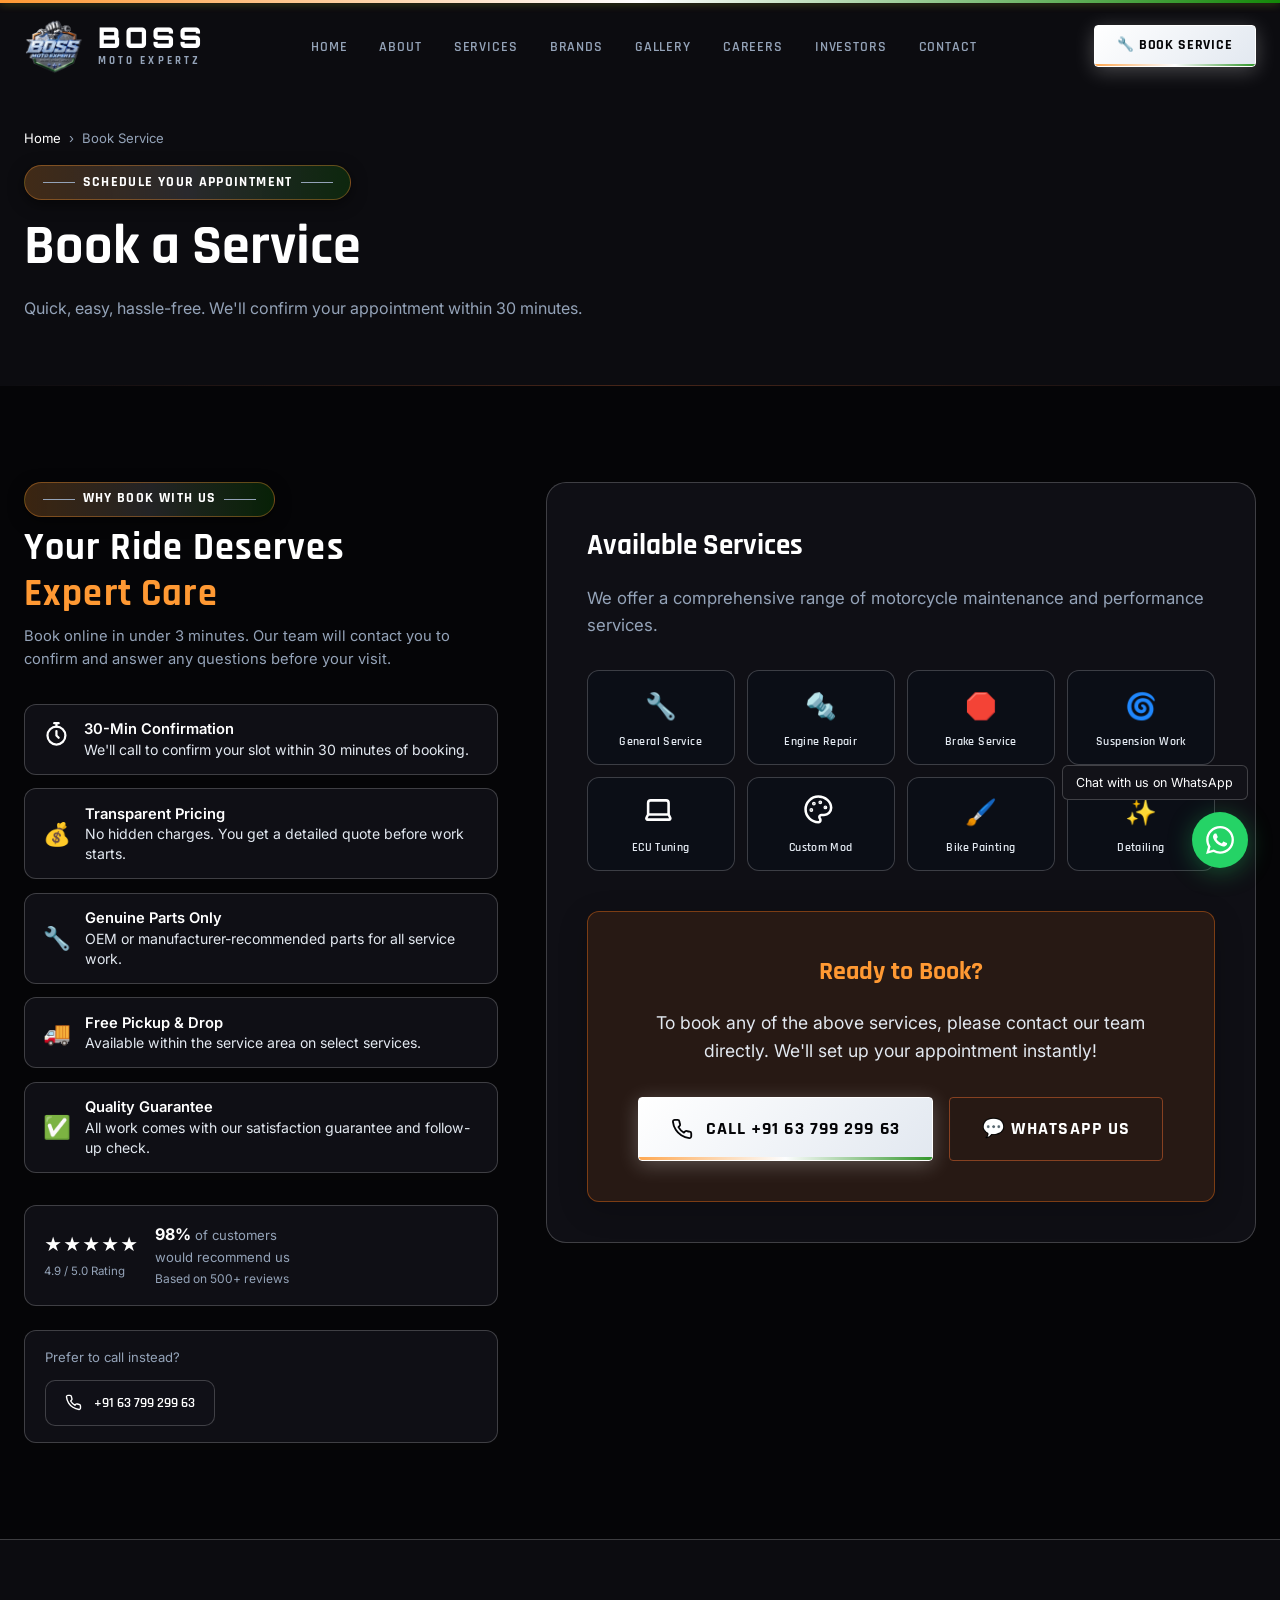
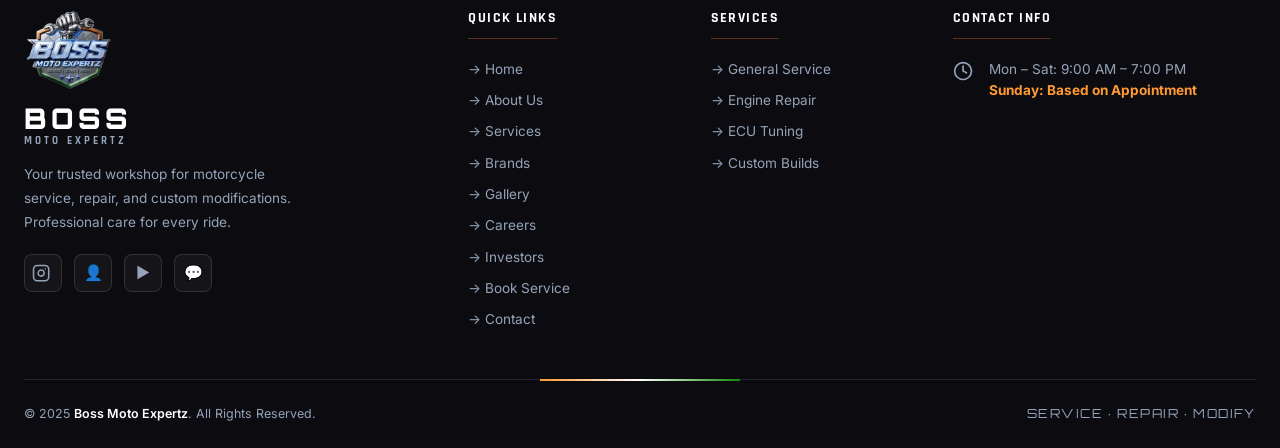
<file: booking.html>
<!DOCTYPE html>
<html lang="en">
<head>
  <meta charset="UTF-8" />
  <meta name="viewport" content="width=device-width, initial-scale=1.0" />
  <title>Book Motorcycle Service Online in Coimbatore | Boss Moto Expertz</title>
  <meta name="description" content="Schedule your bike service or repair in Coimbatore with Boss Moto Expertz. Fast online booking for general service, superbike diagnostics, and custom modifications." />
  <meta name="robots" content="index, follow" />
  <link rel="canonical" href="https://bossmotoexpertz.com/booking" />
  <meta name="keywords" content="book motorcycle service, bike service appointment, Boss Moto Expertz booking, schedule service online" />
  <link rel="icon" href="assets/logo.png" type="image/png" />
  <link rel="stylesheet" href="css/style.css?v=108" />

  <style>

    /* ── Booking Page Extras ── */
    /* Booking Layout */
    .booking-layout {
      display: grid;
      grid-template-columns: 1fr 1.5fr;
      gap: 3rem;
      align-items: start;
    }

    @media (max-width: 900px) {
      .booking-layout { grid-template-columns: 1fr; }
    }

    /* Left Panel */
    .booking-info {
      position: sticky;
      top: 100px;
    }

    .booking-info h2 {
      font-family: var(--font-heading);
      font-size: clamp(1.8rem, 3vw, 2.4rem);
      font-weight: 700;
      color: var(--white);
      letter-spacing: 0.03em;
      line-height: 1.2;
      margin-bottom: 0.5rem;
    }

    .booking-info h2 span {
      color: var(--orange);
    }

    .booking-info .tagline {
      color: var(--silver-dim);
      font-size: 0.92rem;
      margin-bottom: 2rem;
      line-height: 1.6;
    }

    /* Promise Cards */
    .promise-list {
      display: flex;
      flex-direction: column;
      gap: 0.85rem;
      margin-bottom: 2rem;
    }

    .promise-item {
      display: flex;
      align-items: center;
      gap: 0.9rem;
      padding: 0.9rem 1.1rem;
      background: var(--glass-bg);
      border: 1px solid var(--glass-border);
      border-radius: 12px;
      backdrop-filter: var(--glass-blur);
      -webkit-backdrop-filter: var(--glass-blur);
      transition: border-color var(--t-fast), transform var(--t-fast);
    }

    .promise-item:hover {
      border-color: rgba(249,115,22,0.4);
      transform: translateX(4px);
    }

    .promise-item .pi-icon {
      font-size: 1.4rem;
      flex-shrink: 0;
    }

    .promise-item .pi-text {
      font-size: 0.88rem;
      color: var(--silver);
      line-height: 1.4;
    }

    .promise-item .pi-text strong {
      display: block;
      color: var(--white);
      font-weight: 600;
      font-size: 0.92rem;
    }

    /* Rating Display */
    .booking-rating {
      display: flex;
      align-items: center;
      gap: 1rem;
      padding: 1rem 1.2rem;
      background: var(--glass-bg);
      border: 1px solid var(--glass-border);
      border-radius: 12px;
      backdrop-filter: var(--glass-blur);
    }

    .booking-rating .stars {
      font-size: 1.1rem;
      letter-spacing: 1px;
    }

    .booking-rating .rating-text {
      font-size: 0.82rem;
      color: var(--silver-dim);
    }

    .booking-rating .rating-text strong {
      color: var(--white);
      font-size: 1rem;
    }

    /* FORM */
    .booking-form-container {
      background: var(--glass-bg);
      border: 1px solid var(--glass-border);
      border-radius: 20px;
      padding: 2.5rem;
      backdrop-filter: var(--glass-blur);
      -webkit-backdrop-filter: var(--glass-blur);
    }

    /* Progress Steps */
    .booking-steps {
      display: flex;
      align-items: center;
      gap: 0;
      margin-bottom: 2.5rem;
      counter-reset: step;
    }

    .step-item {
      flex: 1;
      display: flex;
      flex-direction: column;
      align-items: center;
      gap: 0.4rem;
      position: relative;
    }

    .step-item:not(:last-child)::after {
      content: '';
      position: absolute;
      top: 16px;
      left: 55%;
      right: -45%;
      height: 2px;
      background: var(--glass-border);
      z-index: 0;
    }

    .step-item.done:not(:last-child)::after,

    .step-item.current:not(:last-child)::after {
      background: var(--orange);
    }

    .step-num {
      width: 34px;
      height: 34px;
      border-radius: 50%;
      border: 2px solid var(--glass-border);
      background: var(--dark);
      color: var(--silver-dim);
      font-family: var(--font-heading);
      font-size: 0.85rem;
      font-weight: 700;
      display: flex;
      align-items: center;
      justify-content: center;
      position: relative;
      z-index: 1;
      transition: all var(--t-fast);
    }

    .step-item.current .step-num {
      border-color: var(--orange);
      color: var(--orange);
      background: var(--orange-glow);
      box-shadow: 0 0 12px var(--orange-glow);
    }

    .step-item.done .step-num {
      border-color: var(--green);
      background: var(--green-glow);
      color: var(--green);
    }

    .step-label {
      font-size: 0.68rem;
      letter-spacing: 0.06em;
      text-transform: uppercase;
      font-family: var(--font-heading);
      font-weight: 600;
      color: var(--silver-dim);
    }

    .step-item.current .step-label { color: var(--orange); }

    .step-item.done   .step-label  { color: var(--green); }

    /* Form panels */
    .form-panel { display: none; }

    .form-panel.active { display: block; }

    .panel-title {
      font-family: var(--font-heading);
      font-size: 1.3rem;
      font-weight: 700;
      color: var(--white);
      letter-spacing: 0.04em;
      margin-bottom: 0.25rem;
    }

    .panel-sub {
      font-size: 0.85rem;
      color: var(--silver-dim);
      margin-bottom: 1.75rem;
    }

    /* Form Controls */
    .form-group {
      display: flex;
      flex-direction: column;
      gap: 0.4rem;
      margin-bottom: 1.1rem;
    }

    .form-group label {
      font-family: var(--font-heading);
      font-size: 0.82rem;
      font-weight: 600;
      letter-spacing: 0.08em;
      color: var(--silver);
      text-transform: uppercase;
    }

    .form-group label .req { color: var(--orange); margin-left: 2px; }

    .form-control {
      width: 100%;
      padding: 0.75rem 1rem;
      background: rgba(6,13,26,0.6);
      border: 1.5px solid var(--glass-border);
      border-radius: 10px;
      color: var(--white);
      font-size: 0.92rem;
      font-family: var(--font-body);
      transition: border-color var(--t-fast), box-shadow var(--t-fast);
      outline: none;
    }

    .form-control::placeholder { color: var(--silver-dim); opacity: 0.6; }

    .form-control:focus {
      border-color: var(--orange);
      box-shadow: 0 0 0 3px var(--orange-glow);
    }
    select.form-control option {
      background: var(--navy);
      color: var(--white);
    }
    textarea.form-control {
      resize: vertical;
      min-height: 100px;
    }

    .form-row {
      display: grid;
      grid-template-columns: 1fr 1fr;
      gap: 1rem;
    }

    @media (max-width: 500px) {
      .form-row { grid-template-columns: 1fr; }
    }

    /* Service Select Cards */
    .service-select-grid {
      display: grid;
      grid-template-columns: repeat(auto-fill, minmax(140px, 1fr));
      gap: 0.75rem;
      margin-bottom: 1.1rem;
    }

    .service-select-card {
      padding: 0.9rem 0.75rem;
      border: 1.5px solid var(--glass-border);
      border-radius: 12px;
      background: rgba(6,13,26,0.4);
      cursor: pointer;
      transition: all var(--t-fast);
      text-align: center;
    }

    .service-select-card:hover {
      border-color: var(--orange);
      background: var(--orange-glow);
    }

    .service-select-card.selected {
      border-color: var(--orange);
      background: var(--orange-glow);
      box-shadow: 0 4px 16px var(--orange-glow);
    }

    .service-select-card .sc-icon { font-size: 1.6rem; margin-bottom: 0.4rem; }

    .service-select-card .sc-label {
      font-family: var(--font-heading);
      font-size: 0.78rem;
      font-weight: 600;
      color: var(--silver);
      letter-spacing: 0.03em;
      line-height: 1.3;
    }

    .service-select-card.selected .sc-label { color: var(--orange); }

    /* Nav Buttons */
    .form-nav {
      display: flex;
      justify-content: space-between;
      align-items: center;
      margin-top: 1.5rem;
      gap: 1rem;
    }

    .btn-back {
      display: flex;
      align-items: center;
      gap: 0.4rem;
      background: none;
      border: 1.5px solid var(--glass-border);
      border-radius: 10px;
      color: var(--silver-dim);
      font-family: var(--font-heading);
      font-size: 0.9rem;
      font-weight: 600;
      letter-spacing: 0.04em;
      padding: 0.7rem 1.2rem;
      cursor: pointer;
      transition: all var(--t-fast);
    }

    .btn-back:hover {
      border-color: var(--silver);
      color: var(--white);
    }

    .btn-next, .btn-submit {
      display: flex;
      align-items: center;
      gap: 0.5rem;
      background: var(--grad-orange);
      border: none;
      border-radius: 10px;
      color: #fff;
      font-family: var(--font-heading);
      font-size: 0.95rem;
      font-weight: 700;
      letter-spacing: 0.06em;
      text-transform: uppercase;
      padding: 0.8rem 1.75rem;
      cursor: pointer;
      box-shadow: 0 4px 20px var(--orange-glow);
      transition: all var(--t-fast);
    }

    .btn-next:hover, .btn-submit:hover {
      box-shadow: 0 8px 32px rgba(249,115,22,0.45);
      transform: translateY(-2px);
    }

    .btn-submit:disabled {
      opacity: 0.6;
      cursor: not-allowed;
      transform: none;
    }

    /* Summary Panel */
    .summary-block {
      background: rgba(6,13,26,0.5);
      border: 1px solid var(--glass-border);
      border-radius: 12px;
      padding: 1.25rem 1.5rem;
      margin-bottom: 1.5rem;
    }

    .summary-block h5 {
      font-family: var(--font-heading);
      font-size: 0.8rem;
      letter-spacing: 0.1em;
      text-transform: uppercase;
      color: var(--orange);
      margin-bottom: 0.75rem;
    }

    .summary-row {
      display: flex;
      justify-content: space-between;
      align-items: flex-start;
      padding: 0.4rem 0;
      border-bottom: 1px solid var(--glass-border);
      font-size: 0.87rem;
    }

    .summary-row:last-child { border-bottom: none; }

    .summary-row .sr-label { color: var(--silver-dim); }

    .summary-row .sr-value { color: var(--white); font-weight: 600; text-align: right; max-width: 60%; }

    .terms-check {
      display: flex;
      align-items: flex-start;
      gap: 0.75rem;
      padding: 0.5rem;
      cursor: pointer;
    }

    .terms-check input[type="checkbox"] {
      width: 18px;
      height: 18px;
      margin-top: 1px;
      accent-color: var(--orange);
      flex-shrink: 0;
      cursor: pointer;
    }

    .terms-check span {
      font-size: 0.84rem;
      color: var(--silver-dim);
      line-height: 1.5;
    }

    .terms-check span a {
      color: var(--orange);
      text-decoration: underline;
    }

    /* Success State */
    .booking-success {
      display: none;
      text-align: center;
      padding: 3rem 1rem;
    }

    .booking-success .success-anim {
      font-size: 4rem;
      margin-bottom: 1.25rem;
      animation: successBounce 0.6s cubic-bezier(0.22,1,0.36,1);
    }

    @keyframes successBounce {
      from { transform: scale(0.5); opacity: 0; }
      to   { transform: scale(1); opacity: 1; }
    }

    .booking-success h3 {
      font-family: var(--font-heading);
      font-size: 2rem;
      color: var(--green);
      margin-bottom: 0.5rem;
      letter-spacing: 0.04em;
    }

    .booking-success p {
      color: var(--silver-dim);
      font-size: 0.95rem;
      line-height: 1.6;
      max-width: 400px;
      margin: 0 auto 0.5rem;
    }

    .booking-success .confirmation-id {
      display: inline-block;
      margin-top: 1rem;
      padding: 0.5rem 1.25rem;
      background: var(--orange-glow);
      border: 1px solid rgba(249,115,22,0.4);
      border-radius: 8px;
      font-family: var(--font-brand);
      font-size: 0.9rem;
      color: var(--orange);
      letter-spacing: 0.1em;
    }

    .booking-success .success-actions {
      display: flex;
      gap: 1rem;
      justify-content: center;
      flex-wrap: wrap;
      margin-top: 2rem;
    }

    /* Time Slot Grid */
    .time-grid {
      display: grid;
      grid-template-columns: repeat(auto-fill, minmax(100px, 1fr));
      gap: 0.6rem;
      margin-bottom: 1.1rem;
    }

    .time-slot {
      padding: 0.55rem;
      border: 1.5px solid var(--glass-border);
      border-radius: 8px;
      background: rgba(6,13,26,0.4);
      color: var(--silver-dim);
      font-family: var(--font-heading);
      font-size: 0.82rem;
      font-weight: 600;
      text-align: center;
      cursor: pointer;
      transition: all var(--t-fast);
      letter-spacing: 0.04em;
    }

    .time-slot:hover {
      border-color: var(--orange);
      color: var(--orange);
      background: var(--orange-glow);
    }

    .time-slot.selected {
      border-color: var(--orange);
      background: var(--orange-glow);
      color: var(--orange);
      box-shadow: 0 2px 10px var(--orange-glow);
    }

    .time-slot.unavailable {
      opacity: 0.35;
      cursor: not-allowed;
      pointer-events: none;
      text-decoration: line-through;
    }
  </style>

      <!-- Open Graph / Facebook -->
  <meta property="og:type" content="website" />
  <meta property="og:url" content="https://bossmotoexpertz.com/booking" />
  <meta property="og:title" content="Book Motorcycle Service Online | Boss Moto Expertz Coimbatore" />
  <meta property="og:description" content="Fast online booking for motorcycle periodic maintenance, ECU tuning, and repair in Coimbatore." />
  <meta property="og:image" content="https://bossmotoexpertz.com/booking/assets/gallery/tool_station.jpg" />
  <meta property="og:site_name" content="Boss Moto Expertz" />
  <meta property="og:locale" content="en_IN" />

  <!-- Twitter Card -->
  <meta name="twitter:card" content="summary_large_image" />
  <meta name="twitter:url" content="https://bossmotoexpertz.com/booking" />
  <meta name="twitter:title" content="Book Motorcycle Service Online | Boss Moto Expertz Coimbatore" />
  <meta name="twitter:description" content="Fast online booking for motorcycle periodic maintenance, ECU tuning, and repair in Coimbatore." />
  <meta name="twitter:image" content="https://bossmotoexpertz.com/booking/assets/gallery/tool_station.jpg" />

  <!-- LocalBusiness / MotorcycleRepairShop Schema -->
  <script type="application/ld+json">
  {
    "@context": "https://schema.org",
    "@type": "MotorcycleRepairShop",
    "@id": "https://bossmotoexpertz.com/#workshop",
    "name": "Boss Moto Expertz",
    "alternateName": "Boss Moto",
    "description": "Premier motorcycle and superbike performance studio in Coimbatore. Expert service, diagnostics, periodic maintenance, engine overhauls, ECU remapping, and custom modifications for Royal Enfield, KTM, Yamaha, Kawasaki, BMW, Honda, and all major motorcycle brands.",
    "url": "https://bossmotoexpertz.com",
    "telephone": "+916379929963",
    "priceRange": "₹₹",
    "currenciesAccepted": "INR",
    "paymentAccepted": "Cash, UPI, Credit Card, Debit Card",
    "address": {
      "@type": "PostalAddress",
      "streetAddress": "42, Amarar Jeeva Main Road, Nalvar Layout",
      "addressLocality": "Coimbatore",
      "addressRegion": "Tamil Nadu",
      "addressCountry": "IN"
    },
    "geo": {
      "@type": "GeoCoordinates",
      "latitude": 11.0268,
      "longitude": 76.9634
    },
    "hasMap": "https://maps.google.com/?q=11.0268,76.9634+(Boss+Moto+Expertz+-+Coimbatore)",
    "openingHoursSpecification": [
      {
        "@type": "OpeningHoursSpecification",
        "dayOfWeek": ["Monday", "Tuesday", "Wednesday", "Thursday", "Friday", "Saturday"],
        "opens": "09:00",
        "closes": "19:00"
      },
      {
        "@type": "OpeningHoursSpecification",
        "dayOfWeek": "Sunday",
        "description": "Based on appointment only"
      }
    ],
    "areaServed": [
      {
        "@type": "City",
        "name": "Coimbatore"
      },
      {
        "@type": "AdministrativeArea",
        "name": "Kongu Region, Tamil Nadu"
      }
    ],
    "sameAs": [
      "https://www.instagram.com/boss_moto_expertz",
      "https://www.youtube.com/@Bossmotoexpertz"
    ]
  }
  </script>
</head>
<body>
  <a href="#main-content" class="skip-link">Skip to main content</a>

  <!-- NAVBAR -->
  <nav class="navbar" id="navbar" role="navigation" aria-label="Main Navigation">
    <div class="container">
      <a href="index.html" class="nav-logo" aria-label="Boss Moto Expertz Home">
        <img src="assets/logo.png" alt="Boss Moto Expertz Logo" onerror="this.style.display='none'" />
        <div class="nav-brand">
          <span class="brand-boss">BOSS</span>
          <span class="brand-sub">MOTO EXPERTZ</span>
        </div>
      </a>
      <ul class="nav-links" role="list">
        <li><a href="index.html" class="nav-link">Home</a></li>
        <li><a href="about.html" class="nav-link">About</a></li>
        <li><a href="services.html" class="nav-link">Services</a></li>
        <li><a href="brands.html" class="nav-link">Brands</a></li>
        <li><a href="gallery.html" class="nav-link">Gallery</a></li>
        <li><a href="careers.html" class="nav-link">Careers</a></li>
        <li><a href="investors.html" class="nav-link">Investors</a></li>
        <li><a href="contact.html" class="nav-link">Contact</a></li>
      </ul>
      <a href="booking.html" class="btn btn-primary btn-sm nav-cta" id="navBookBtn">🔧 Book Service</a>
      <button class="nav-toggle" id="navToggle" aria-label="Toggle Menu" aria-expanded="false">
        <span></span><span></span><span></span>
      </button>
    </div>

  </nav>

  <!-- Mobile Menu -->
  <div class="mobile-menu" id="mobileMenu" role="dialog" aria-label="Mobile Navigation">
    <a href="index.html" class="nav-link">Home</a>
    <a href="about.html" class="nav-link">About</a>
    <a href="services.html" class="nav-link">Services</a>
    <a href="brands.html" class="nav-link">Brands</a>
    <a href="gallery.html" class="nav-link">Gallery</a>
    <a href="careers.html" class="nav-link">Careers</a>
    <a href="investors.html" class="nav-link">Investors</a>
    <a href="contact.html" class="nav-link">Contact</a>
    <a href="booking.html" class="btn btn-primary" style="margin-top:1rem;">🔧 Book Service</a>
  </div>

  <main id="main-content" role="main">

  <!-- PAGE HERO -->
  <section class="page-hero" aria-labelledby="bookingPageTitle">
    <div class="page-hero-bg"></div>
    <div class="container" style="position:relative;z-index:1;">

      <nav class="breadcrumb" aria-label="Breadcrumb">
        <a href="index.html">Home</a>
        <span class="breadcrumb-sep">&rsaquo;</span>
        <span>Book Service</span>

      </nav>
      <div class="section-label">Schedule Your Appointment</div>
      <h1 class="section-title" id="bookingPageTitle" style="font-size:clamp(2.2rem,5vw,3.5rem);">Book a Service</h1>
      <p class="section-subtitle">Quick, easy, hassle-free. We'll confirm your appointment within 30 minutes.</p>
    </div>

  </section>

  <!-- BOOKING SECTION -->
  <section class="section-py" id="booking" style="background:var(--deep-blue);" aria-label="Service Booking">
    <div class="container">
      <div class="booking-layout">

        <!-- LEFT: Info Panel -->
        <aside class="booking-info reveal">
          <div class="section-label" style="margin-bottom:0.5rem;">Why Book With Us</div>
          <h2>Your Ride Deserves<br><span>Expert Care</span></h2>
          <p class="tagline">
            Book online in under 3 minutes. Our team will contact you to confirm and answer any questions before your visit.
          </p>
          <div class="promise-list">
            <div class="promise-item">
              <span class="pi-icon"><svg xmlns="http://www.w3.org/2000/svg" width="1.2em" height="1.2em" viewBox="0 0 24 24" fill="none" stroke="currentColor" stroke-width="2" stroke-linecap="round" stroke-linejoin="round" class="premium-icon"><circle cx="12" cy="13" r="8"></circle><path d="M12 9v4l2 2"></path><line x1="10" y1="2" x2="14" y2="2"></line><line x1="12" y1="2" x2="12" y2="5"></line></svg></span>
              <div class="pi-text">
                <strong>30-Min Confirmation</strong>
                We'll call to confirm your slot within 30 minutes of booking.
              </div>
            </div>
            <div class="promise-item">
              <span class="pi-icon">💰</span>
              <div class="pi-text">
                <strong>Transparent Pricing</strong>
                No hidden charges. You get a detailed quote before work starts.
              </div>
            </div>
            <div class="promise-item">
              <span class="pi-icon">🔧</span>
              <div class="pi-text">
                <strong>Genuine Parts Only</strong>
                OEM or manufacturer-recommended parts for all service work.
              </div>
            </div>
            <div class="promise-item">
              <span class="pi-icon">🚚</span>
              <div class="pi-text">
                <strong>Free Pickup & Drop</strong>
                Available within the service area on select services.
              </div>
            </div>
            <div class="promise-item">
              <span class="pi-icon">✅</span>
              <div class="pi-text">
                <strong>Quality Guarantee</strong>
                All work comes with our satisfaction guarantee and follow-up check.
              </div>
            </div>
          </div>
          <div class="booking-rating">
            <div>
              <div class="stars">★★★★★</div>
              <div style="font-size:0.72rem;color:var(--silver-dim);margin-top:0.2rem;">4.9 / 5.0 Rating</div>
            </div>
            <div class="rating-text">
              <strong>98%</strong> of customers<br>would recommend us<br>
              <span style="font-size:0.75rem;">Based on 500+ reviews</span>
            </div>
          </div>

          <!-- Contact Fallback -->
          <div style="margin-top:1.5rem;padding:1rem 1.25rem;background:var(--glass-bg);border:1px solid var(--glass-border);border-radius:12px;backdrop-filter:var(--glass-blur);">
            <p style="font-size:0.82rem;color:var(--silver-dim);margin-bottom:0.75rem;">Prefer to call instead?</p>
            <a href="booking.html" class="quick-action-btn" id="bookCallBtn" style="display:inline-flex;align-items:center;gap:0.5rem;padding:0.65rem 1.2rem;border-radius:10px;border:1.5px solid var(--glass-border);background:var(--glass-bg);color:var(--white);font-family:var(--font-heading);font-size:0.88rem;font-weight:600;text-decoration:none;transition:all 0.2s ease;">
              <svg xmlns="http://www.w3.org/2000/svg" width="1.2em" height="1.2em" viewBox="0 0 24 24" fill="none" stroke="currentColor" stroke-width="2" stroke-linecap="round" stroke-linejoin="round" style="vertical-align:-0.125em; margin-right:4px;"><path d="M22 16.92v3a2 2 0 0 1-2.18 2 19.79 19.79 0 0 1-8.63-3.07 19.5 19.5 0 0 1-6-6 19.79 19.79 0 0 1-3.07-8.67A2 2 0 0 1 4.11 2h3a2 2 0 0 1 2 1.72 12.84 12.84 0 0 0 .7 2.81 2 2 0 0 1-.45 2.11L8.09 9.91a16 16 0 0 0 6 6l1.27-1.27a2 2 0 0 1 2.11-.45 12.84 12.84 0 0 0 2.81.7A2 2 0 0 1 22 16.92z"></path></svg> +91 63 799 299 63
            </a>
          </div>
        </aside>

        <!-- RIGHT: Available Services -->
        <div style="width: 100%;">
          <div class="booking-form-container reveal reveal-delay-2" style="padding: 2.5rem;">
            <h2 style="font-family: var(--font-heading); color: var(--white); font-size: 1.8rem; margin-bottom: 1rem;">Available Services</h2>
            <p style="color: var(--silver-dim); margin-bottom: 2rem; font-size: 1.05rem;">We offer a comprehensive range of motorcycle maintenance and performance services.</p>
            <div class="service-select-grid" style="pointer-events: none; margin-bottom: 2.5rem;">
              <div class="service-select-card" style="border-color: var(--glass-border); cursor: default;">
                <div class="sc-icon">🔧</div>
                <div class="sc-label">General Service</div>
              </div>
              <div class="service-select-card" style="border-color: var(--glass-border); cursor: default;">
                <div class="sc-icon">🔩</div>
                <div class="sc-label">Engine Repair</div>
              </div>
              <div class="service-select-card" style="border-color: var(--glass-border); cursor: default;">
                <div class="sc-icon">🛑</div>
                <div class="sc-label">Brake Service</div>
              </div>
              <div class="service-select-card" style="border-color: var(--glass-border); cursor: default;">
                <div class="sc-icon">🌀</div>
                <div class="sc-label">Suspension Work</div>
              </div>
              <div class="service-select-card" style="border-color: var(--glass-border); cursor: default;">
                <div class="sc-icon"><svg xmlns="http://www.w3.org/2000/svg" width="1.2em" height="1.2em" viewBox="0 0 24 24" fill="none" stroke="currentColor" stroke-width="2" stroke-linecap="round" stroke-linejoin="round" style="vertical-align:-0.125em; margin-right:4px;" class="lucide lucide-laptop"><path d="M20 16V7a2 2 0 0 0-2-2H6a2 2 0 0 0-2 2v9m16 0H4m16 0 1.28 2.55a1 1 0 0 1-.9 1.45H3.62a1 1 0 0 1-.9-1.45L4 16"/></svg></div>
                <div class="sc-label">ECU Tuning</div>
              </div>
              <div class="service-select-card" style="border-color: var(--glass-border); cursor: default;">
                <div class="sc-icon"><svg xmlns="http://www.w3.org/2000/svg" width="1.2em" height="1.2em" viewBox="0 0 24 24" fill="none" stroke="currentColor" stroke-width="2" stroke-linecap="round" stroke-linejoin="round" style="vertical-align:-0.125em; margin-right:4px;" class="lucide lucide-palette"><circle cx="13.5" cy="6.5" r=".5" fill="currentColor"/><circle cx="17.5" cy="10.5" r=".5" fill="currentColor"/><circle cx="8.5" cy="7.5" r=".5" fill="currentColor"/><circle cx="6.5" cy="12.5" r=".5" fill="currentColor"/><path d="M12 2C6.5 2 2 6.5 2 12s4.5 10 10 10c.926 0 1.648-.746 1.648-1.688 0-.437-.18-.835-.437-1.125-.29-.289-.438-.652-.438-1.125a1.64 1.64 0 0 1 1.668-1.668h1.996c3.051 0 5.555-2.503 5.555-5.554C21.965 6.012 17.461 2 12 2z"/></svg></div>
                <div class="sc-label">Custom Mod</div>
              </div>
              <div class="service-select-card" style="border-color: var(--glass-border); cursor: default;">
                <div class="sc-icon">🖌️</div>
                <div class="sc-label">Bike Painting</div>
              </div>
              <div class="service-select-card" style="border-color: var(--glass-border); cursor: default;">
                <div class="sc-icon">✨</div>
                <div class="sc-label">Detailing</div>
              </div>
            </div>
            <div style="background: rgba(249, 115, 22, 0.1); border: 1px solid rgba(249,115,22,0.4); border-radius: 12px; padding: 2.5rem; text-align: center; box-shadow: 0 8px 30px rgba(0,0,0,0.2);">
              <h3 style="color: var(--orange); font-family: var(--font-heading); font-size: 1.6rem; margin-bottom: 1rem;">Ready to Book?</h3>
              <p style="color: var(--silver); margin-bottom: 2rem; font-size: 1.1rem; max-width: 500px; margin-left: auto; margin-right: auto;">To book any of the above services, please contact our team directly. We'll set up your appointment instantly!</p>
              <div style="display: flex; gap: 1rem; justify-content: center; flex-wrap: wrap;">
                <a href="tel:+916379929963" class="btn btn-primary" style="font-size: 1.15rem; padding: 1rem 2rem;">
                  <svg xmlns="http://www.w3.org/2000/svg" width="1.2em" height="1.2em" viewBox="0 0 24 24" fill="none" stroke="currentColor" stroke-width="2" stroke-linecap="round" stroke-linejoin="round" style="vertical-align:-0.125em; margin-right:4px;"><path d="M22 16.92v3a2 2 0 0 1-2.18 2 19.79 19.79 0 0 1-8.63-3.07 19.5 19.5 0 0 1-6-6 19.79 19.79 0 0 1-3.07-8.67A2 2 0 0 1 4.11 2h3a2 2 0 0 1 2 1.72 12.84 12.84 0 0 0 .7 2.81 2 2 0 0 1-.45 2.11L8.09 9.91a16 16 0 0 0 6 6l1.27-1.27a2 2 0 0 1 2.11-.45 12.84 12.84 0 0 0 2.81.7A2 2 0 0 1 22 16.92z"></path></svg> Call +91 63 799 299 63
                </a>
                <a href="https://wa.me/916379929963" target="_blank" rel="noopener" class="btn btn-outline" style="font-size: 1.15rem; padding: 1rem 2rem;">
                  💬 WhatsApp Us
                </a>
              </div>
            </div>
          </div>
        </div>
        <!-- /Right -->
      </div>
    </div>

  </section>

  <!-- FOOTER -->
  </main>

  <footer role="contentinfo">
    <div class="container">
      <div class="footer-grid">
        <div class="footer-brand">
          <img src="assets/logo.png" alt="Boss Moto Expertz" onerror="this.style.display='none'" />
          <div class="nav-brand" style="margin-bottom:1rem;">
            <span class="brand-boss">BOSS</span>
            <span class="brand-sub">MOTO EXPERTZ</span>
          </div>
          <p>Your trusted workshop for motorcycle service, repair, and custom modifications. Professional care for every ride.</p>
          <div class="footer-social">
            <a href="https://www.instagram.com/boss_moto_expertz" target="_blank" rel="noopener" class="social-link" aria-label="Instagram"><svg xmlns="http://www.w3.org/2000/svg" width="1.2em" height="1.2em" viewBox="0 0 24 24" fill="none" stroke="currentColor" stroke-width="2" stroke-linecap="round" stroke-linejoin="round" style="vertical-align:-0.125em; margin-right:4px;"><rect x="2" y="2" width="20" height="20" rx="5" ry="5"></rect><path d="M16 11.37A4 4 0 1 1 12.63 8 4 4 0 0 1 16 11.37z"></path><line x1="17.5" y1="6.5" x2="17.51" y2="6.5"></line></svg></a>
            <a href="https://www.facebook.com/Bossmotoexpertz" target="_blank" rel="noopener" class="social-link" aria-label="Facebook">👤</a>
            <a href="https://www.youtube.com/@Bossmotoexpertz" target="_blank" rel="noopener" class="social-link" aria-label="YouTube">▶️</a>
            <a href="https://wa.me/916379929963" target="_blank" rel="noopener" class="social-link" aria-label="WhatsApp">💬</a>
          </div>
        </div>
        <div class="footer-col">
          <h4>Quick Links</h4>
          <ul>
            <li><a href="index.html">&rarr; Home</a></li>
            <li><a href="about.html">&rarr; About Us</a></li>
            <li><a href="services.html">&rarr; Services</a></li>
            <li><a href="brands.html">&rarr; Brands</a></li>
            <li><a href="gallery.html">&rarr; Gallery</a></li>
            <li><a href="careers.html">&rarr; Careers</a></li>
            <li><a href="investors.html">&rarr; Investors</a></li>
            <li><a href="booking.html">&rarr; Book Service</a></li>
            <li><a href="contact.html">&rarr; Contact</a></li>
          </ul>
        </div>
        <div class="footer-col">
          <h4>Services</h4>
          <ul>
            <li><a href="services.html#maintenance">&rarr; General Service</a></li>
            <li><a href="services.html#repairs">&rarr; Engine Repair</a></li>
            <li><a href="services.html#performance">&rarr; ECU Tuning</a></li>
            <li><a href="services.html#modifications">&rarr; Custom Builds</a></li>
          </ul>
        </div>
        <div class="footer-col">
          <h4>Contact Info</h4>
          <div class="footer-contact-item"><span class="icon"><svg xmlns="http://www.w3.org/2000/svg" width="1.2em" height="1.2em" viewBox="0 0 24 24" fill="none" stroke="currentColor" stroke-width="2" stroke-linecap="round" stroke-linejoin="round" style="vertical-align:-0.125em; margin-right:4px;"><circle cx="12" cy="12" r="10"></circle><polyline points="12 6 12 12 16 14"></polyline></svg></span><span>Mon – Sat: 9:00 AM – 7:00 PM<br><strong style="color:var(--orange);">Sunday: Based on Appointment</strong></span></div>
        </div>
      </div>
      <div class="footer-bottom">
        <p>© 2025 <span class="tagline">Boss Moto Expertz</span>. All Rights Reserved.</p>
        <p class="footer-tagline">SERVICE · REPAIR · MODIFY</p>
      </div>
    </div>
  </footer>

  <!-- Floating WhatsApp -->
  <div class="whatsapp-float" aria-label="WhatsApp Chat">
    <div class="whatsapp-tooltip">Chat with us on WhatsApp</div>
    <a href="https://wa.me/916379929963" target="_blank" rel="noopener noreferrer" class="whatsapp-btn" id="whatsappBtn" aria-label="Contact on WhatsApp">
      <svg viewBox="0 0 24 24" xmlns="http://www.w3.org/2000/svg">
        <path d="M17.472 14.382c-.297-.149-1.758-.867-2.03-.967-.273-.099-.471-.148-.67.15-.197.297-.767.966-.94 1.164-.173.199-.347.223-.644.075-.297-.15-1.255-.463-2.39-1.475-.883-.788-1.48-1.761-1.653-2.059-.173-.297-.018-.458.13-.606.134-.133.298-.347.446-.52.149-.174.198-.298.298-.497.099-.198.05-.371-.025-.52-.075-.149-.669-1.612-.916-2.207-.242-.579-.487-.5-.669-.51-.173-.008-.371-.01-.57-.01-.198 0-.52.074-.792.372-.272.297-1.04 1.016-1.04 2.479 0 1.462 1.065 2.875 1.213 3.074.149.198 2.096 3.2 5.077 4.487.709.306 1.262.489 1.694.625.712.227 1.36.195 1.871.118.571-.085 1.758-.719 2.006-1.413.248-.694.248-1.289.173-1.413-.074-.124-.272-.198-.57-.347m-5.421 7.403h-.004a9.87 9.87 0 01-5.031-1.378l-.361-.214-3.741.982.998-3.648-.235-.374a9.86 9.86 0 01-1.51-5.26c.001-5.45 4.436-9.884 9.888-9.884 2.64 0 5.122 1.03 6.988 2.898a9.825 9.825 0 012.893 6.994c-.003 5.45-4.437 9.884-9.885 9.884m8.413-18.297A11.815 11.815 0 0012.05 0C5.495 0 .16 5.335.157 11.892c0 2.096.547 4.142 1.588 5.945L.057 24l6.305-1.654a11.882 11.882 0 005.683 1.448h.005c6.554 0 11.89-5.335 11.893-11.893a11.821 11.821 0 00-3.48-8.413z"/>
      </svg>
    </a>
  </div>
  <button class="back-to-top" id="backToTop" aria-label="Back to top">&uarr;</button>

  <script src="js/main.js?v=108"></script>

  <script>

    /* ── Booking Multi-Step Logic ── */
    let currentStep = 1;
    let selectedService = '';
    let selectedTimeSlot = '';

    // Set min date to today
    (function () {
      const dateInput = document.getElementById('bookDate');
      if (dateInput) {
        const today = new Date();
        const yyyy = today.getFullYear();
        const mm = String(today.getMonth() + 1).padStart(2, '0');
        const dd = String(today.getDate()).padStart(2, '0');
        dateInput.min = `${yyyy}-${mm}-${dd}`;
      }
    })();

    // Service card selection
    document.querySelectorAll('.service-select-card').forEach(card => {
      card.addEventListener('click', () => {
        document.querySelectorAll('.service-select-card').forEach(c => c.classList.remove('selected'));
        card.classList.add('selected');
        selectedService = card.dataset.service;
      });
      card.addEventListener('keydown', e => {
        if (e.key === 'Enter' || e.key === ' ') {
          e.preventDefault();
          card.click();
        }
      });
    });

    // Pre-fill form from URL query parameters (e.g. ?brand=tvs&model=Apache+RR+310)
    const urlParams = new URLSearchParams(window.location.search);
    const brandParam = urlParams.get('brand');
    const modelParam = urlParams.get('model');
    if (brandParam) {
      const brandSelect = document.getElementById('bikeBrand');
      if (brandSelect) {
        for (let opt of brandSelect.options) {
          if (opt.value.toLowerCase().includes(brandParam.toLowerCase()) || brandParam.toLowerCase().includes(opt.value.toLowerCase())) {
            opt.selected = true;
            break;
          }
        }
      }
    }
    if (modelParam) {
      const modelInput = document.getElementById('bikeModel');
      if (modelInput) {
        modelInput.value = modelParam;
      }
    }

    // Time slot selection
    document.querySelectorAll('.time-slot:not(.unavailable)').forEach(slot => {
      slot.addEventListener('click', () => {
        document.querySelectorAll('.time-slot').forEach(s => s.classList.remove('selected'));
        slot.classList.add('selected');
        selectedTimeSlot = slot.dataset.time;
        const hidden = document.getElementById('selectedTime');
        if (hidden) hidden.value = selectedTimeSlot;
      });
    });

    function updateStepIndicators(step) {
      for (let i = 1; i <= 4; i++) {
        const el = document.getElementById(`step${i}Indicator`);
        if (!el) continue;
        el.classList.remove('current', 'done');
        if (i < step) el.classList.add('done');
        else if (i === step) el.classList.add('current');
      }
    }

    function goToStep(step) {
      // Validation
      if (step === 2 && !selectedService) {
        alert('Please select a service type to continue.');
        return;
      }
      if (step === 3) {
        const name = document.getElementById('bookName').value.trim();
        const phone = document.getElementById('bookPhone').value.trim();
        const brand = document.getElementById('bikeBrand').value;
        const model = document.getElementById('bikeModel').value.trim();
        if (!name || !phone || !brand || !model) {
          alert('Please fill in all required fields (Name, Phone, Bike Brand and Model).');
          return;
        }
      }
      if (step === 4) {
        const date = document.getElementById('bookDate').value;
        if (!date) { alert('Please select a preferred date.'); return; }
        if (!selectedTimeSlot) { alert('Please select a time slot.'); return; }

        // Populate summary
        const brand = document.getElementById('bikeBrand').value;
        const model = document.getElementById('bikeModel').value;
        const dateObj = new Date(date + 'T00:00:00');
        const dateStr = dateObj.toLocaleDateString('en-IN', { weekday: 'short', day: 'numeric', month: 'short', year: 'numeric' });

        document.getElementById('sumService').textContent = selectedService;

        document.getElementById('sumName').textContent = document.getElementById('bookName').value;

        document.getElementById('sumPhone').textContent = document.getElementById('bookPhone').value;

        document.getElementById('sumVehicle').textContent = `${brand} ${model}`;

        document.getElementById('sumDateTime').textContent = `${dateStr} · ${selectedTimeSlot}`;
        const pickupChecked = document.getElementById('pickupCheck').checked;

        document.getElementById('sumPickupRow').style.display = pickupChecked ? 'flex' : 'none';
      }

      // Switch panels
      document.querySelectorAll('.form-panel').forEach((p, i) => {
        p.classList.toggle('active', i + 1 === step);
      });
      currentStep = step;
      updateStepIndicators(step);

      // Scroll to form top
      document.getElementById('booking').scrollIntoView({ behavior: 'smooth', block: 'start' });
    }

    // Final Submit
    const bookingForm = document.getElementById('bookingForm');
    if (bookingForm) {
      bookingForm.addEventListener('submit', function (e) {
        e.preventDefault();
        const terms = document.getElementById('termsCheck');
        if (terms && !terms.checked) {
          alert('Please agree to the Terms & Conditions to confirm your booking.');
          return;
        }
        const submitBtn = document.getElementById('submitBookingBtn');
        if (submitBtn) {
          submitBtn.textContent = 'Confirming...';
          submitBtn.disabled = true;
        }

        // Generate random confirmation ID
        const refId = 'BME-' + Math.random().toString(36).substring(2, 8).toUpperCase();
        const confirmEl = document.getElementById('confirmId');
        if (confirmEl) confirmEl.textContent = refId;

        setTimeout(() => {
          bookingForm.style.display = 'none';
          const stepsEl = document.querySelector('.booking-steps');
          if (stepsEl) stepsEl.style.display = 'none';
          const successEl = document.getElementById('bookingSuccessPanel');
          if (successEl) successEl.style.display = 'block';
        }, 1400);
      });
    }
  </script>
</body>
</html>
</file>
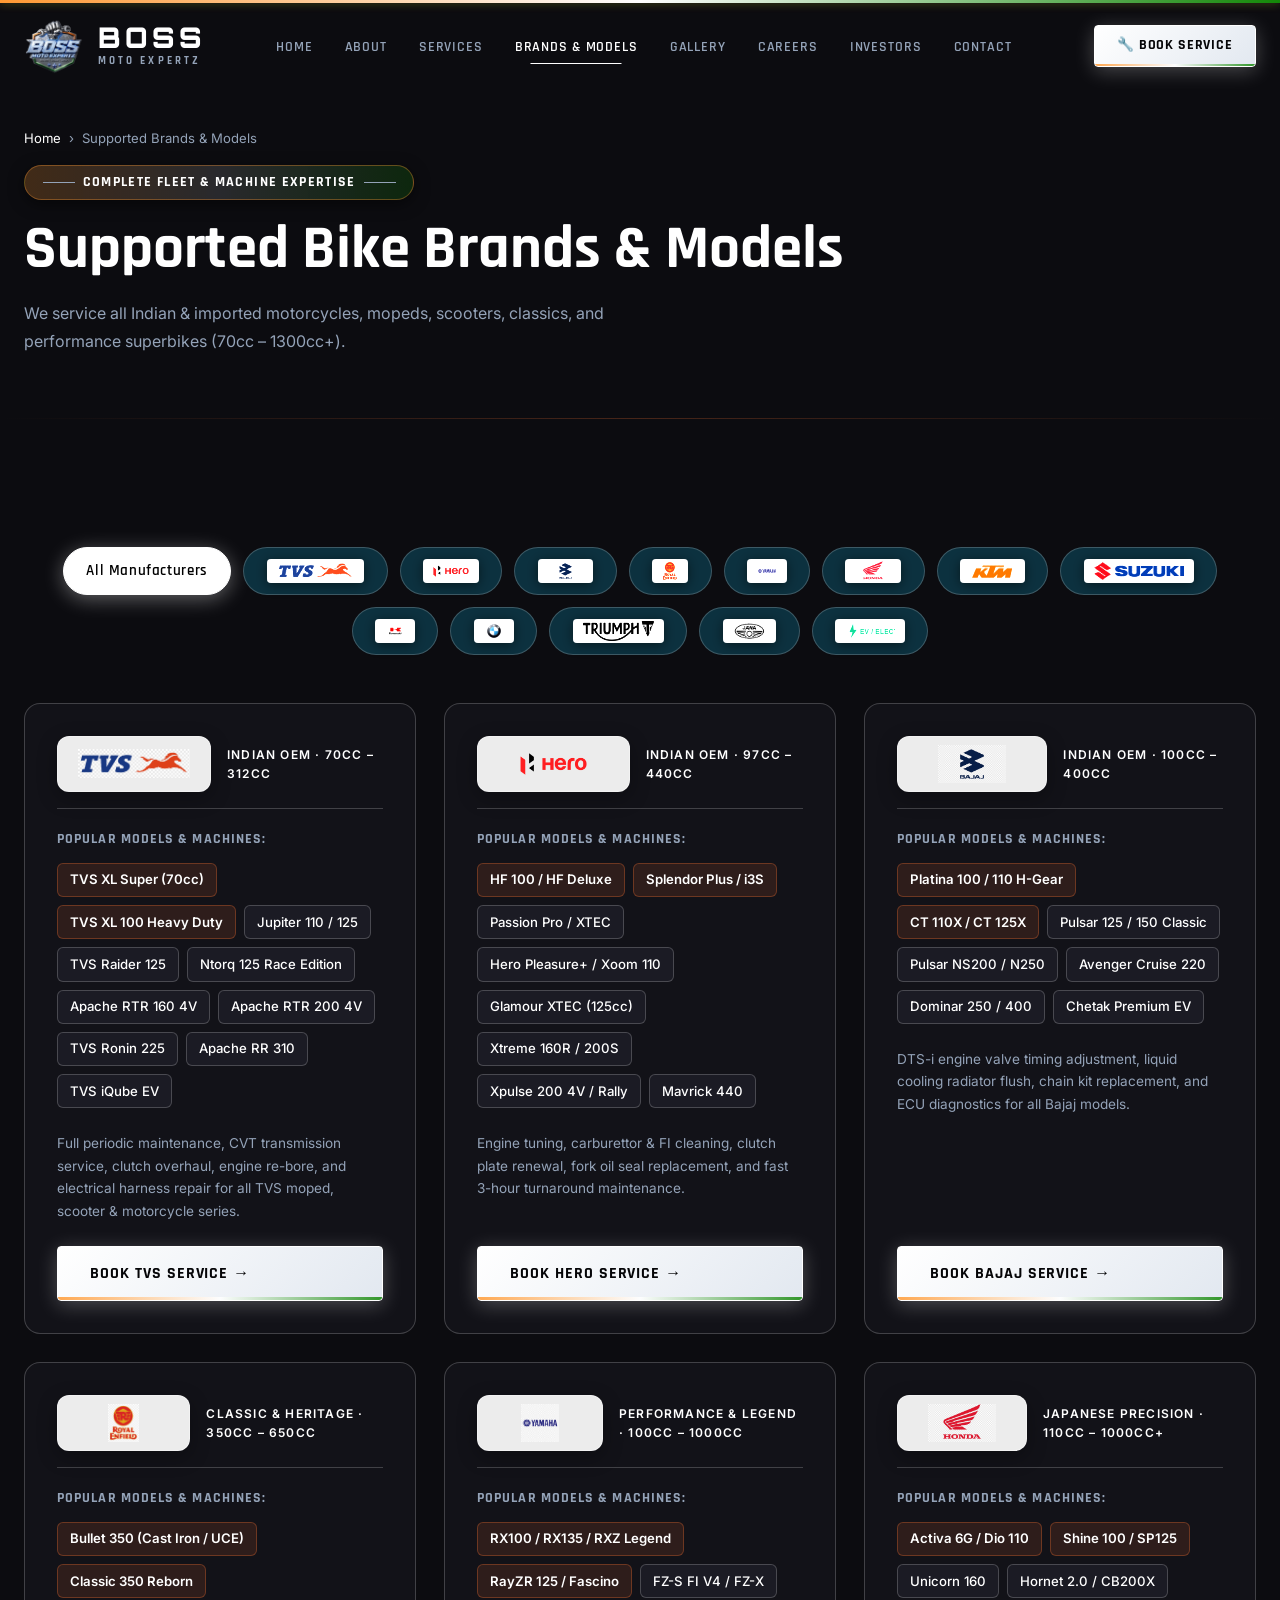
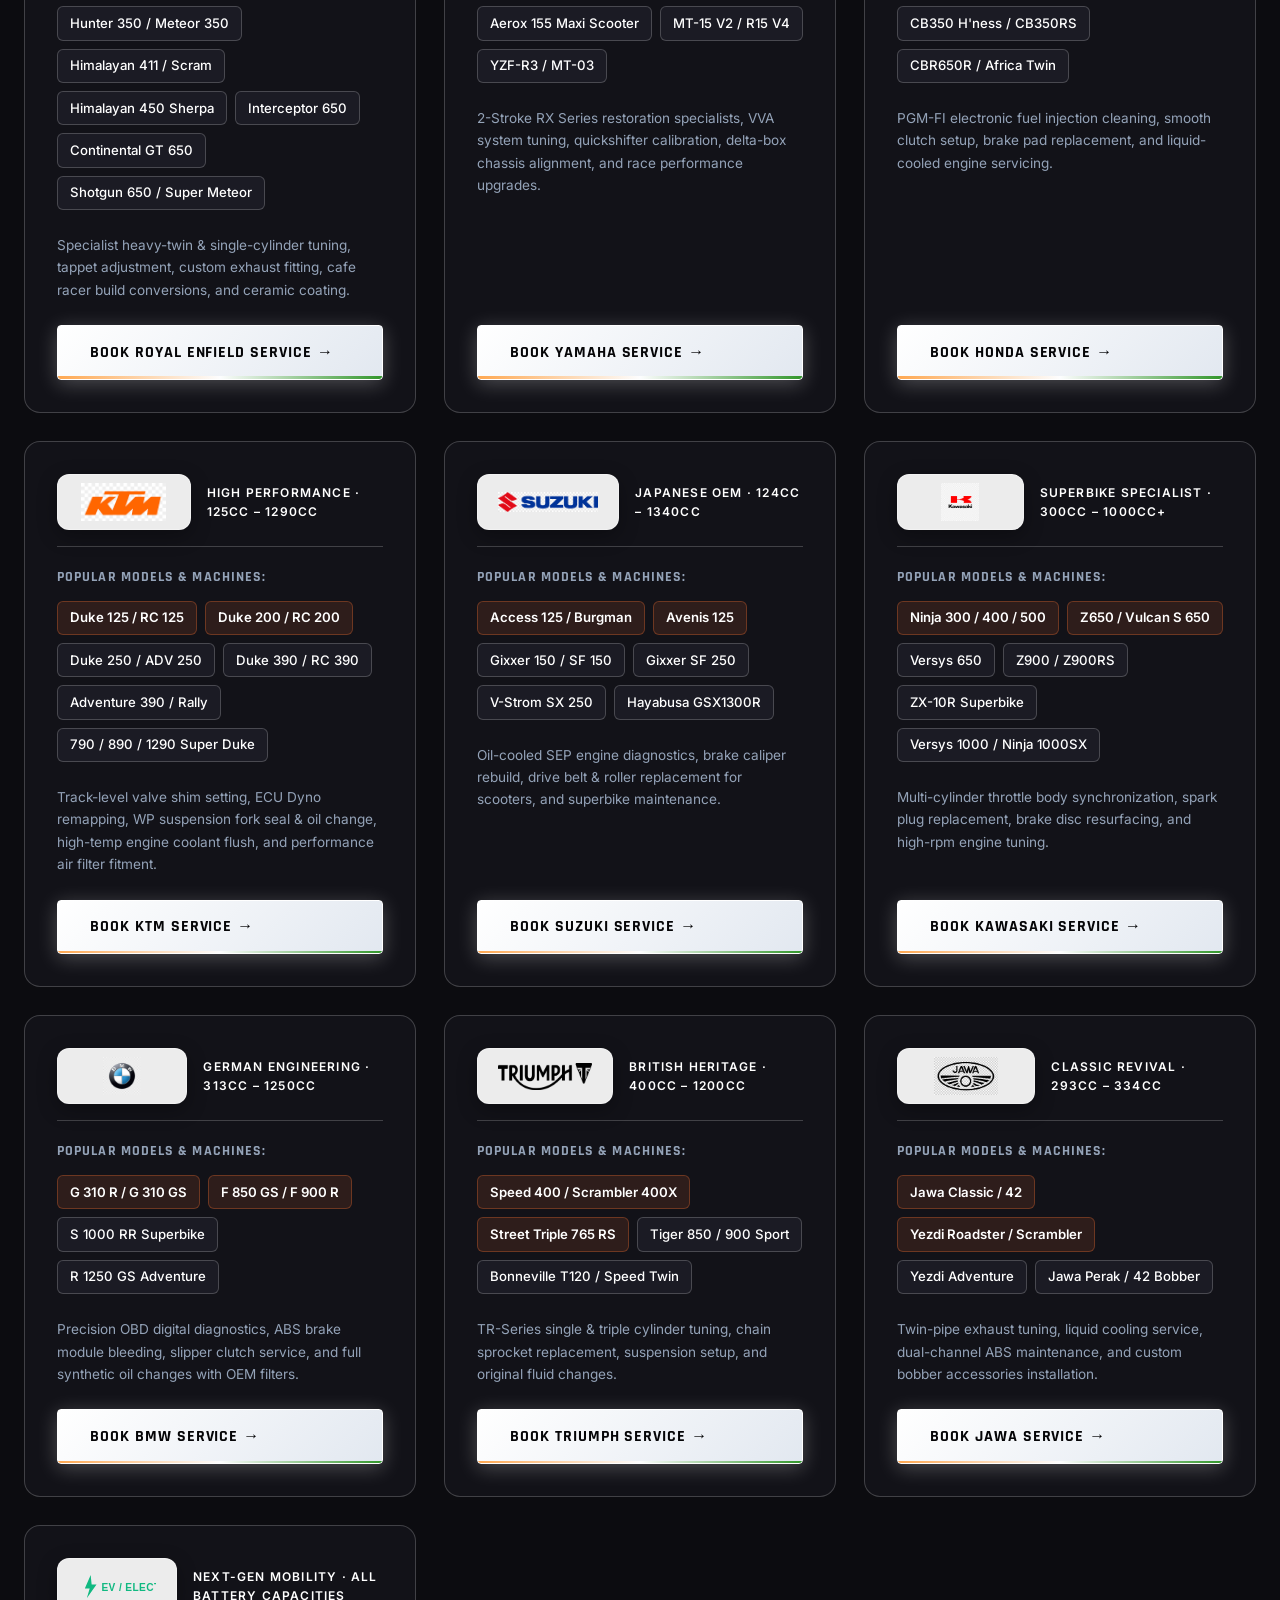
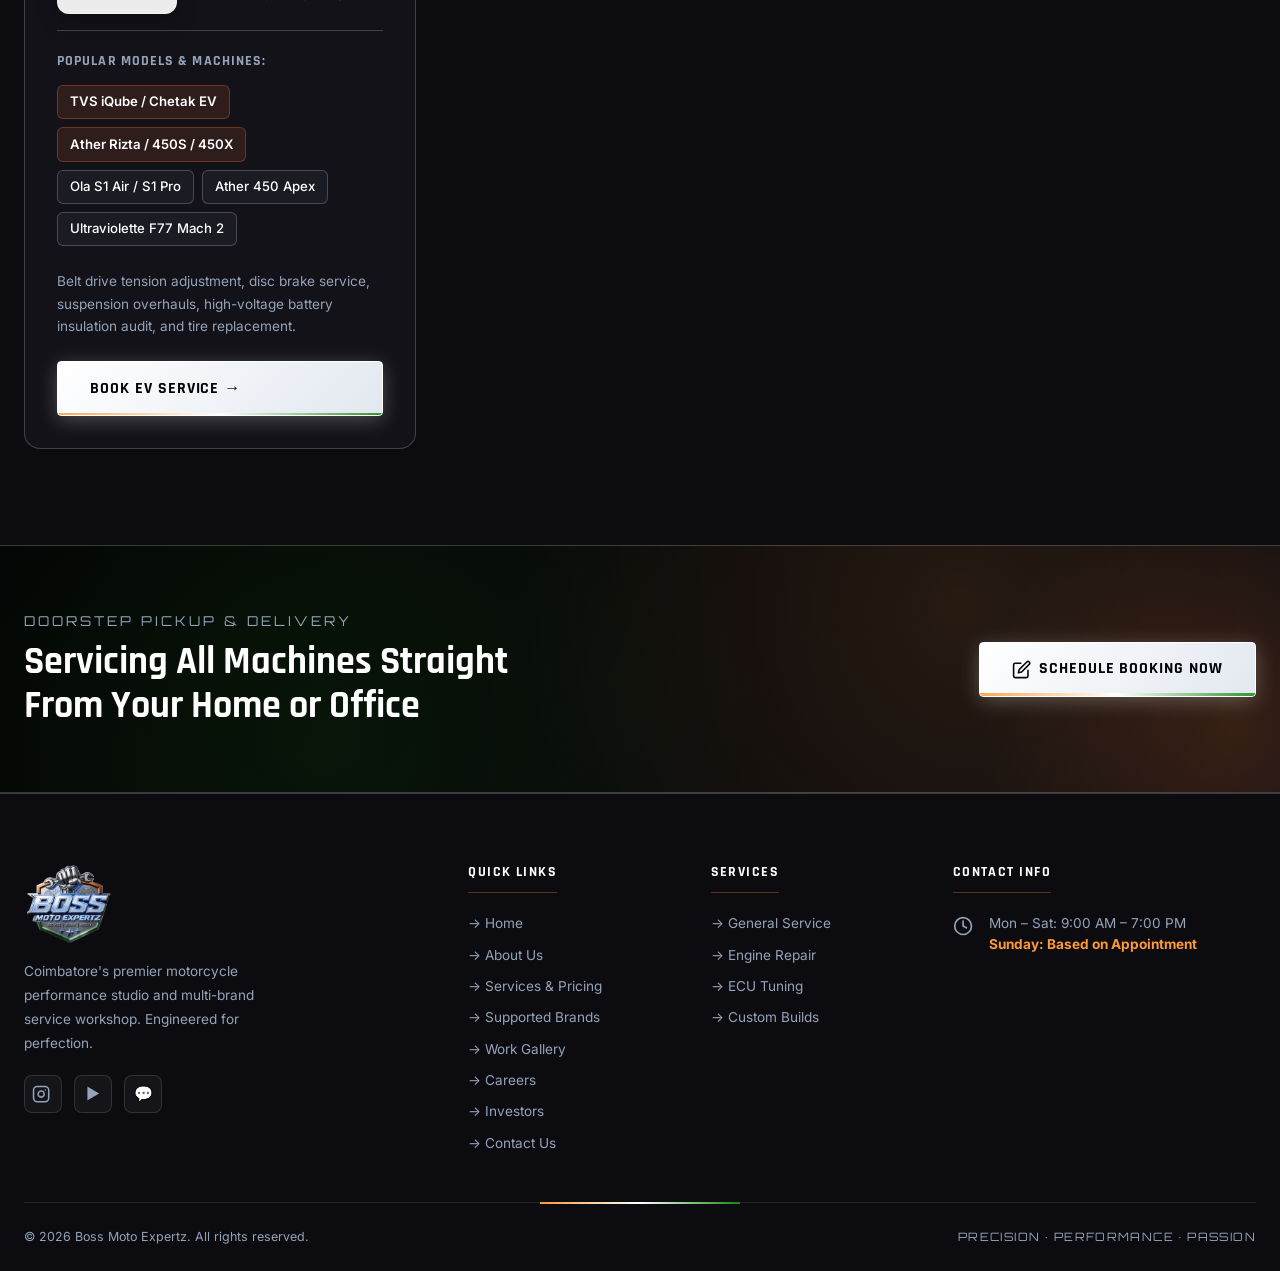
<file: brands.html>
<!DOCTYPE html>
<html lang="en">
<head>
  <meta charset="UTF-8" />
  <meta name="viewport" content="width=device-width, initial-scale=1.0" />
  <title>Bikes & Superbike Brands Serviced in Coimbatore | Boss Moto Expertz</title>
  <meta name="description" content="Multi-brand motorcycle specialists in Coimbatore. We service Royal Enfield, KTM, Yamaha, Honda, Kawasaki, BMW Motorrad, Triumph, TVS, Bajaj, and vintage models." />
  <meta name="robots" content="index, follow" />
  <link rel="canonical" href="https://bossmotoexpertz.com/brands" />
  <link rel="icon" href="assets/logo.png" type="image/png" />
  <link rel="stylesheet" href="css/style.css?v=108" />

  <style>

    /* ── Brands Catalog Page Styles ── */
    .brand-catalog-filters {
      display: flex;
      gap: 0.75rem;
      flex-wrap: wrap;
      justify-content: center;
      padding: 2rem 0 1rem;
    }

    .brand-filter-btn {
      padding: 0.55rem 1.4rem;
      border-radius: 50px;
      border: 1.5px solid var(--glass-border);
      background: rgba(14, 57, 72, 0.85);
      color: var(--white);
      font-family: var(--font-heading);
      font-size: 0.95rem;
      font-weight: 600;
      letter-spacing: 0.04em;
      cursor: pointer;
      transition: all var(--t-fast);
      backdrop-filter: var(--glass-blur);
      display: inline-flex;
      align-items: center;
      justify-content: center;
      min-height: 48px;
    }

    .brand-filter-btn:hover {
      border-color: var(--accent);
      background: rgba(250, 114, 50, 0.2);
    }

    .brand-filter-btn.active {
      background: var(--accent);
      border-color: var(--accent);
      color: #000;
      box-shadow: 0 4px 20px var(--accent-glow);
    }

    .brand-btn-logo {
      height: 28px;
      width: auto;
      background-color: #ffffff;
      padding: 2px 10px;
      border-radius: 4px;
      object-fit: contain;
      max-width: 110px;
      object-fit: contain;
      vertical-align: middle;
      transition: transform var(--t-fast);
      filter: drop-shadow(0 2px 6px rgba(0,0,0,0.5)) brightness(1.2);
    }

    .brand-filter-btn:hover .brand-btn-logo {
      transform: scale(1.1);
    }

    .brand-models-grid {
      display: grid;
      grid-template-columns: repeat(auto-fit, minmax(360px, 1fr));
      gap: 1.75rem;
      margin-top: 2rem;
      transition: all var(--t-mid);
    }

    .brand-models-grid.filtered-single-view {
      display: flex;
      flex-direction: column;
      width: 100%;
    }

    .brand-detail-card {
      background: var(--black-card);
      border: 1px solid var(--glass-border);
      border-radius: 16px;
      padding: 2rem;
      transition: all var(--t-mid);
      position: relative;
      display: flex;
      flex-direction: column;
      justify-content: space-between;
      overflow: hidden;
    }

    .brand-models-grid.filtered-single-view .brand-detail-card {
      width: 100%;
      max-width: 100%;
      display: grid;
      grid-template-columns: 1.15fr 0.85fr;
      gap: 2.5rem;
      align-items: start;
      padding: 2.5rem;
      border-color: var(--accent);
      box-shadow: 0 16px 50px rgba(0, 0, 0, 0.4);
    }

    .brand-detail-card:hover {
      transform: translateY(-5px);
      border-color: var(--accent);
      box-shadow: 0 16px 40px rgba(250, 114, 50, 0.15);
    }

    .brand-card-left-panel {
      display: flex;
      flex-direction: column;
      justify-content: space-between;
      height: 100%;
    }

    .brand-card-header {
      display: flex;
      align-items: center;
      justify-content: space-between;
      gap: 1rem;
      margin-bottom: 1.25rem;
      padding-bottom: 1rem;
      border-bottom: 1px solid var(--glass-border);
    }

    .brand-logo-container {
      height: 56px;
      padding: 0.4rem 1.25rem;
      border-radius: 12px;
      background: rgba(255, 255, 255, 0.92);
      border: 1px solid rgba(255, 255, 255, 0.3);
      display: inline-flex;
      align-items: center;
      justify-content: center;
      box-shadow: 0 6px 20px rgba(0, 0, 0, 0.3);
    }

    .brand-card-logo {
      width: 140px;
      height: 38px;
      object-fit: contain;
      display: block;
    }

    .brand-origin-tag {
      font-size: 0.75rem;
      color: var(--accent);
      text-transform: uppercase;
      letter-spacing: 0.1em;
      font-weight: 600;
    }

    .model-list-title {
      font-family: var(--font-heading);
      font-size: 0.85rem;
      font-weight: 700;
      letter-spacing: 0.08em;
      text-transform: uppercase;
      color: var(--silver-dim);
      margin-bottom: 0.75rem;
    }

    .model-tags {
      display: flex;
      flex-wrap: wrap;
      gap: 0.5rem;
      margin-bottom: 1.5rem;
    }

    .model-chip {
      background: var(--black-surface);
      border: 1px solid var(--glass-border);
      color: var(--white);
      font-size: 0.825rem;
      padding: 0.35rem 0.75rem;
      border-radius: 6px;
      font-weight: 500;
      transition: all var(--t-fast);
    }

    .model-chip.highlight {
      background: rgba(250, 114, 50, 0.12);
      border-color: rgba(250, 114, 50, 0.3);
      color: var(--accent);
      font-weight: 600;
    }

    .brand-specs-info {
      font-size: 0.85rem;
      color: var(--silver-dim);
      line-height: 1.65;
      margin-bottom: 1.5rem;
    }

    .brand-book-btn {
      width: 100%;
      margin-top: auto;
    }

    /* Right Panel for Filtered Wide View */
    .brand-card-right-panel {
      display: none;
      background: rgba(14, 57, 72, 0.55);
      border: 1px solid var(--glass-border);
      border-radius: 14px;
      padding: 1.75rem;
      backdrop-filter: blur(15px);
      height: 100%;
    }

    .brand-models-grid.filtered-single-view .brand-card-right-panel {
      display: flex;
      flex-direction: column;
      justify-content: space-between;
    }

    .brand-card-right-panel h4 {
      font-family: var(--font-heading);
      font-size: 1.15rem;
      font-weight: 700;
      color: var(--white);
      margin-bottom: 0.75rem;
      display: flex;
      align-items: center;
      gap: 0.5rem;
    }

    .brand-service-highlights {
      display: flex;
      flex-direction: column;
      gap: 0.65rem;
      margin-bottom: 1.5rem;
    }

    .brand-service-highlight-item {
      display: flex;
      align-items: center;
      gap: 0.6rem;
      font-size: 0.85rem;
      color: var(--silver-dim);
    }

    .brand-service-highlight-item span.icon {
      color: var(--accent);
      font-weight: bold;
    }

    @media (max-width: 992px) {
      .brand-models-grid.filtered-single-view .brand-detail-card {
        grid-template-columns: 1fr;
        gap: 1.75rem;
        padding: 1.75rem;
      }
    }
  </style>

      <!-- Open Graph / Facebook -->
  <meta property="og:type" content="website" />
  <meta property="og:url" content="https://bossmotoexpertz.com/brands" />
  <meta property="og:title" content="Motorcycle Brands & Superbikes Serviced | Boss Moto Expertz Coimbatore" />
  <meta property="og:description" content="Certified multi-brand service for Royal Enfield, KTM, Yamaha, Kawasaki, BMW Motorrad, Triumph & TVS in Coimbatore." />
  <meta property="og:image" content="https://bossmotoexpertz.com/brands/assets/gallery/ktm_track.jpg" />
  <meta property="og:site_name" content="Boss Moto Expertz" />
  <meta property="og:locale" content="en_IN" />

  <!-- Twitter Card -->
  <meta name="twitter:card" content="summary_large_image" />
  <meta name="twitter:url" content="https://bossmotoexpertz.com/brands" />
  <meta name="twitter:title" content="Motorcycle Brands & Superbikes Serviced | Boss Moto Expertz Coimbatore" />
  <meta name="twitter:description" content="Certified multi-brand service for Royal Enfield, KTM, Yamaha, Kawasaki, BMW Motorrad, Triumph & TVS in Coimbatore." />
  <meta name="twitter:image" content="https://bossmotoexpertz.com/brands/assets/gallery/ktm_track.jpg" />

  <!-- LocalBusiness / MotorcycleRepairShop Schema -->
  <script type="application/ld+json">
  {
    "@context": "https://schema.org",
    "@type": "MotorcycleRepairShop",
    "@id": "https://bossmotoexpertz.com/#workshop",
    "name": "Boss Moto Expertz",
    "alternateName": "Boss Moto",
    "description": "Premier motorcycle and superbike performance studio in Coimbatore. Expert service, diagnostics, periodic maintenance, engine overhauls, ECU remapping, and custom modifications for Royal Enfield, KTM, Yamaha, Kawasaki, BMW, Honda, and all major motorcycle brands.",
    "url": "https://bossmotoexpertz.com",
    "telephone": "+916379929963",
    "priceRange": "₹₹",
    "currenciesAccepted": "INR",
    "paymentAccepted": "Cash, UPI, Credit Card, Debit Card",
    "address": {
      "@type": "PostalAddress",
      "streetAddress": "42, Amarar Jeeva Main Road, Nalvar Layout",
      "addressLocality": "Coimbatore",
      "addressRegion": "Tamil Nadu",
      "addressCountry": "IN"
    },
    "geo": {
      "@type": "GeoCoordinates",
      "latitude": 11.0268,
      "longitude": 76.9634
    },
    "hasMap": "https://maps.google.com/?q=11.0268,76.9634+(Boss+Moto+Expertz+-+Coimbatore)",
    "openingHoursSpecification": [
      {
        "@type": "OpeningHoursSpecification",
        "dayOfWeek": ["Monday", "Tuesday", "Wednesday", "Thursday", "Friday", "Saturday"],
        "opens": "09:00",
        "closes": "19:00"
      },
      {
        "@type": "OpeningHoursSpecification",
        "dayOfWeek": "Sunday",
        "description": "Based on appointment only"
      }
    ],
    "areaServed": [
      {
        "@type": "City",
        "name": "Coimbatore"
      },
      {
        "@type": "AdministrativeArea",
        "name": "Kongu Region, Tamil Nadu"
      }
    ],
    "sameAs": [
      "https://www.instagram.com/boss_moto_expertz",
      "https://www.youtube.com/@Bossmotoexpertz"
    ]
  }
  </script>
</head>
<body>
  <a href="#main-content" class="skip-link">Skip to main content</a>

  <!-- NAVBAR -->
  <nav class="navbar" id="navbar" role="navigation" aria-label="Main Navigation">
    <div class="container">
      <a href="index.html" class="nav-logo">
        <img src="assets/logo.png" alt="Boss Moto Expertz Logo" onerror="this.style.display='none'" />
        <div class="nav-brand">
          <span class="brand-boss">BOSS</span>
          <span class="brand-sub">MOTO EXPERTZ</span>
        </div>
      </a>
      <ul class="nav-links" role="list">
        <li><a href="index.html" class="nav-link">Home</a></li>
        <li><a href="about.html" class="nav-link">About</a></li>
        <li><a href="services.html" class="nav-link">Services</a></li>
        <li><a href="brands.html" class="nav-link active">Brands & Models</a></li>
        <li><a href="gallery.html" class="nav-link">Gallery</a></li>
        <li><a href="careers.html" class="nav-link">Careers</a></li>
        <li><a href="investors.html" class="nav-link">Investors</a></li>
        <li><a href="contact.html" class="nav-link">Contact</a></li>
      </ul>
      <a href="booking.html" class="btn btn-primary btn-sm nav-cta">🔧 Book Service</a>
      <button class="nav-toggle" id="navToggle" aria-label="Toggle Menu"><span></span><span></span><span></span></button>
    </div>

  </nav>
  <div class="mobile-menu" id="mobileMenu">
    <a href="index.html" class="nav-link">Home</a>
    <a href="about.html" class="nav-link">About</a>
    <a href="services.html" class="nav-link">Services</a>
    <a href="brands.html" class="nav-link active">Brands & Models</a>
    <a href="gallery.html" class="nav-link">Gallery</a>
    <a href="careers.html" class="nav-link">Careers</a>
    <a href="investors.html" class="nav-link">Investors</a>
    <a href="contact.html" class="nav-link">Contact</a>
    <a href="booking.html" class="btn btn-primary">🔧 Book Service</a>
  </div>

  <main id="main-content" role="main">

  <!-- PAGE HERO -->
  <section class="page-hero" aria-labelledby="brandHeroTitle">
    <div class="page-hero-bg"></div>
    <div class="container" style="position:relative;z-index:1;">

      <nav class="breadcrumb" aria-label="Breadcrumb">
        <a href="index.html">Home</a>
        <span class="breadcrumb-sep">&rsaquo;</span>
        <span>Supported Brands & Models</span>

      </nav>
      <div class="section-label">Complete Fleet & Machine Expertise</div>
      <h1 class="section-title" id="brandHeroTitle" style="font-size:clamp(2.2rem, 5vw, 3.8rem);">Supported Bike Brands & Models</h1>
      <p class="section-subtitle">We service all Indian & imported motorcycles, mopeds, scooters, classics, and performance superbikes (70cc – 1300cc+).</p>
    </div>

  </section>

  <!-- BRAND CATALOG SECTION -->
  <section class="section-py" style="background:var(--black-soft);" aria-label="Brand Catalog">
    <div class="container">

      <!-- Filter Bar with Official Brand Logo Buttons -->
      <div class="brand-catalog-filters" id="brandFilters">
        <button class="brand-filter-btn active" data-filter="all"><span>All Manufacturers</span></button>
        <button class="brand-filter-btn" data-filter="tvs" aria-label="TVS"><img src="assets/brands/tvs.png?v=103" alt="TVS Logo" class="brand-btn-logo" /></button>
        <button class="brand-filter-btn" data-filter="hero" aria-label="Hero MotoCorp"><img src="assets/brands/hero.png?v=103" alt="Hero Logo" class="brand-btn-logo" /></button>
        <button class="brand-filter-btn" data-filter="bajaj" aria-label="Bajaj"><img src="assets/brands/bajaj.png?v=103" alt="Bajaj Logo" class="brand-btn-logo" /></button>
        <button class="brand-filter-btn" data-filter="royalenfield" aria-label="Royal Enfield"><img src="assets/brands/royalenfield.png?v=103" alt="Royal Enfield Logo" class="brand-btn-logo" /></button>
        <button class="brand-filter-btn" data-filter="yamaha" aria-label="Yamaha"><img src="assets/brands/yamaha.png?v=103" alt="Yamaha Logo" class="brand-btn-logo" /></button>
        <button class="brand-filter-btn" data-filter="honda" aria-label="Honda"><img src="assets/brands/honda.png?v=103" alt="Honda Logo" class="brand-btn-logo" /></button>
        <button class="brand-filter-btn" data-filter="ktm" aria-label="KTM"><img src="assets/brands/ktm.png?v=103" alt="KTM Logo" class="brand-btn-logo" /></button>
        <button class="brand-filter-btn" data-filter="suzuki" aria-label="Suzuki"><img src="assets/brands/suzuki.png?v=103" alt="Suzuki Logo" class="brand-btn-logo" /></button>
        <button class="brand-filter-btn" data-filter="kawasaki" aria-label="Kawasaki"><img src="assets/brands/kawasaki.png?v=103" alt="Kawasaki Logo" class="brand-btn-logo" /></button>
        <button class="brand-filter-btn" data-filter="bmw" aria-label="BMW Motorrad"><img src="assets/brands/bmw.jpg?v=103" alt="BMW Logo" class="brand-btn-logo" /></button>
        <button class="brand-filter-btn" data-filter="triumph" aria-label="Triumph"><img src="assets/brands/triumph.png?v=103" alt="Triumph Logo" class="brand-btn-logo" /></button>
        <button class="brand-filter-btn" data-filter="jawa" aria-label="Jawa Yezdi"><img src="assets/brands/jawa.jpg?v=103" alt="Jawa Logo" class="brand-btn-logo" /></button>
        <button class="brand-filter-btn" data-filter="electric" aria-label="EV Electric"><img src="assets/brands/electric.svg?v=103" alt="EV Logo" class="brand-btn-logo" /></button>
      </div>

      <!-- Models Grid -->
      <div class="brand-models-grid" id="brandGrid">

        <!-- TVS -->
        <div class="brand-detail-card reveal" data-brand="tvs">
          <div class="brand-card-left-panel">
            <div class="brand-card-header">
              <div class="brand-logo-container">
                <img src="assets/brands/tvs.png?v=103" alt="TVS Motor Logo" class="brand-card-logo" />
              </div>
              <span class="brand-origin-tag">Indian OEM · 70cc – 312cc</span>
            </div>
            <div class="model-list-title">Popular Models & Machines:</div>
            <div class="model-tags">
              <span class="model-chip highlight">TVS XL Super (70cc)</span>
              <span class="model-chip highlight">TVS XL 100 Heavy Duty</span>
              <span class="model-chip">Jupiter 110 / 125</span>
              <span class="model-chip">TVS Raider 125</span>
              <span class="model-chip">Ntorq 125 Race Edition</span>
              <span class="model-chip">Apache RTR 160 4V</span>
              <span class="model-chip">Apache RTR 200 4V</span>
              <span class="model-chip">TVS Ronin 225</span>
              <span class="model-chip">Apache RR 310</span>
              <span class="model-chip">TVS iQube EV</span>
            </div>
            <p class="brand-specs-info">Full periodic maintenance, CVT transmission service, clutch overhaul, engine re-bore, and electrical harness repair for all TVS moped, scooter & motorcycle series.</p>
            <a href="booking.html" class="btn btn-primary brand-book-btn">Book TVS Service &rarr;</a>
          </div>
          <div class="brand-card-right-panel">
            <h4>🛠️ Boss TVS Workshop Care</h4>
            <div class="brand-service-highlights">
              <div class="brand-service-highlight-item"><span class="icon">&#10003;</span> 100% Genuine TVS Factory OEM Parts in stock</div>
              <div class="brand-service-highlight-item"><span class="icon">&#10003;</span> Computerized OBD Diagnostic Scanning & Error Clearing</div>
              <div class="brand-service-highlight-item"><span class="icon">&#10003;</span> Moped, Scooter & Apache Superbike Master Technicians</div>
              <div class="brand-service-highlight-item"><span class="icon">&#10003;</span> Express 3-Hour Turnaround & Pickup-Drop Available</div>
            </div>
            <div style="display:flex;gap:0.75rem;flex-wrap:wrap;margin-top:auto;">
              <a href="booking.html" class="btn btn-primary btn-sm" style="flex:1;justify-content:center;"><svg xmlns="http://www.w3.org/2000/svg" width="1.2em" height="1.2em" viewBox="0 0 24 24" fill="none" stroke="currentColor" stroke-width="2" stroke-linecap="round" stroke-linejoin="round" class="premium-icon"><path d="M11 4H4a2 2 0 0 0-2 2v14a2 2 0 0 0 2 2h14a2 2 0 0 0 2-2v-7"></path><path d="M18.5 2.5a2.121 2.121 0 0 1 3 3L12 15l-4 1 1-4 9.5-9.5z"></path></svg> Schedule Booking</a>
              <a href="https://wa.me/916379929963?text=Hi%20Boss%20Moto%20Expertz,%20I%20would%20like%20to%20inquire%20about%20TVS%20service" target="_blank" rel="noopener" class="btn btn-outline btn-sm">💬 WhatsApp</a>
            </div>
          </div>
        </div>

        <!-- HERO MOTOCORP -->
        <div class="brand-detail-card reveal" data-brand="hero">
          <div class="brand-card-left-panel">
            <div class="brand-card-header">
              <div class="brand-logo-container">
                <img src="assets/brands/hero.png?v=103" alt="Hero MotoCorp Logo" class="brand-card-logo" />
              </div>
              <span class="brand-origin-tag">Indian OEM · 97cc – 440cc</span>
            </div>
            <div class="model-list-title">Popular Models & Machines:</div>
            <div class="model-tags">
              <span class="model-chip highlight">HF 100 / HF Deluxe</span>
              <span class="model-chip highlight">Splendor Plus / i3S</span>
              <span class="model-chip">Passion Pro / XTEC</span>
              <span class="model-chip">Hero Pleasure+ / Xoom 110</span>
              <span class="model-chip">Glamour XTEC (125cc)</span>
              <span class="model-chip">Xtreme 160R / 200S</span>
              <span class="model-chip">Xpulse 200 4V / Rally</span>
              <span class="model-chip">Mavrick 440</span>
            </div>
            <p class="brand-specs-info">Engine tuning, carburettor & FI cleaning, clutch plate renewal, fork oil seal replacement, and fast 3-hour turnaround maintenance.</p>
            <a href="booking.html" class="btn btn-primary brand-book-btn">Book Hero Service &rarr;</a>
          </div>
          <div class="brand-card-right-panel">
            <h4>🛠️ Boss Hero Workshop Care</h4>
            <div class="brand-service-highlights">
              <div class="brand-service-highlight-item"><span class="icon">&#10003;</span> Genuine Hero Factory Parts & Engine Oil</div>
              <div class="brand-service-highlight-item"><span class="icon">&#10003;</span> High-Efficiency Commuter & Xpulse Rally Specialists</div>
              <div class="brand-service-highlight-item"><span class="icon">&#10003;</span> Carbuettor Sonic Clean & Fuel Injector Flush</div>
              <div class="brand-service-highlight-item"><span class="icon">&#10003;</span> Same-Day Delivery Guarantee on Periodic Service</div>
            </div>
            <div style="display:flex;gap:0.75rem;flex-wrap:wrap;margin-top:auto;">
              <a href="booking.html" class="btn btn-primary btn-sm" style="flex:1;justify-content:center;"><svg xmlns="http://www.w3.org/2000/svg" width="1.2em" height="1.2em" viewBox="0 0 24 24" fill="none" stroke="currentColor" stroke-width="2" stroke-linecap="round" stroke-linejoin="round" class="premium-icon"><path d="M11 4H4a2 2 0 0 0-2 2v14a2 2 0 0 0 2 2h14a2 2 0 0 0 2-2v-7"></path><path d="M18.5 2.5a2.121 2.121 0 0 1 3 3L12 15l-4 1 1-4 9.5-9.5z"></path></svg> Schedule Booking</a>
              <a href="https://wa.me/916379929963?text=Hi%20Boss%20Moto%20Expertz,%20I%20would%20like%20to%20inquire%20about%20Hero%20service" target="_blank" rel="noopener" class="btn btn-outline btn-sm">💬 WhatsApp</a>
            </div>
          </div>
        </div>

        <!-- BAJAJ -->
        <div class="brand-detail-card reveal" data-brand="bajaj">
          <div class="brand-card-left-panel">
            <div class="brand-card-header">
              <div class="brand-logo-container">
                <img src="assets/brands/bajaj.png?v=103" alt="Bajaj Auto Logo" class="brand-card-logo" />
              </div>
              <span class="brand-origin-tag">Indian OEM · 100cc – 400cc</span>
            </div>
            <div class="model-list-title">Popular Models & Machines:</div>
            <div class="model-tags">
              <span class="model-chip highlight">Platina 100 / 110 H-Gear</span>
              <span class="model-chip highlight">CT 110X / CT 125X</span>
              <span class="model-chip">Pulsar 125 / 150 Classic</span>
              <span class="model-chip">Pulsar NS200 / N250</span>
              <span class="model-chip">Avenger Cruise 220</span>
              <span class="model-chip">Dominar 250 / 400</span>
              <span class="model-chip">Chetak Premium EV</span>
            </div>
            <p class="brand-specs-info">DTS-i engine valve timing adjustment, liquid cooling radiator flush, chain kit replacement, and ECU diagnostics for all Bajaj models.</p>
            <a href="booking.html" class="btn btn-primary brand-book-btn">Book Bajaj Service &rarr;</a>
          </div>
          <div class="brand-card-right-panel">
            <h4>🛠️ Boss Bajaj Workshop Care</h4>
            <div class="brand-service-highlights">
              <div class="brand-service-highlight-item"><span class="icon">&#10003;</span> DTS-i & Triple Spark Ignition Tuning</div>
              <div class="brand-service-highlight-item"><span class="icon">&#10003;</span> Dominar 400 Liquid Cooling & Touring Setup</div>
              <div class="brand-service-highlight-item"><span class="icon">&#10003;</span> Genuine Bajaj Parts & Motul Synthetic Oils</div>
              <div class="brand-service-highlight-item"><span class="icon">&#10003;</span> 90-Day Full Workmanship Guarantee</div>
            </div>
            <div style="display:flex;gap:0.75rem;flex-wrap:wrap;margin-top:auto;">
              <a href="booking.html" class="btn btn-primary btn-sm" style="flex:1;justify-content:center;"><svg xmlns="http://www.w3.org/2000/svg" width="1.2em" height="1.2em" viewBox="0 0 24 24" fill="none" stroke="currentColor" stroke-width="2" stroke-linecap="round" stroke-linejoin="round" class="premium-icon"><path d="M11 4H4a2 2 0 0 0-2 2v14a2 2 0 0 0 2 2h14a2 2 0 0 0 2-2v-7"></path><path d="M18.5 2.5a2.121 2.121 0 0 1 3 3L12 15l-4 1 1-4 9.5-9.5z"></path></svg> Schedule Booking</a>
              <a href="https://wa.me/916379929963?text=Hi%20Boss%20Moto%20Expertz,%20I%20would%20like%20to%20inquire%20about%20Bajaj%20service" target="_blank" rel="noopener" class="btn btn-outline btn-sm">💬 WhatsApp</a>
            </div>
          </div>
        </div>

        <!-- ROYAL ENFIELD -->
        <div class="brand-detail-card reveal" data-brand="royalenfield">
          <div class="brand-card-left-panel">
            <div class="brand-card-header">
              <div class="brand-logo-container">
                <img src="assets/brands/royalenfield.png?v=103" alt="Royal Enfield Logo" class="brand-card-logo" />
              </div>
              <span class="brand-origin-tag">Classic & Heritage · 350cc – 650cc</span>
            </div>
            <div class="model-list-title">Popular Models & Machines:</div>
            <div class="model-tags">
              <span class="model-chip highlight">Bullet 350 (Cast Iron / UCE)</span>
              <span class="model-chip highlight">Classic 350 Reborn</span>
              <span class="model-chip">Hunter 350 / Meteor 350</span>
              <span class="model-chip">Himalayan 411 / Scram</span>
              <span class="model-chip">Himalayan 450 Sherpa</span>
              <span class="model-chip">Interceptor 650</span>
              <span class="model-chip">Continental GT 650</span>
              <span class="model-chip">Shotgun 650 / Super Meteor</span>
            </div>
            <p class="brand-specs-info">Specialist heavy-twin & single-cylinder tuning, tappet adjustment, custom exhaust fitting, cafe racer build conversions, and ceramic coating.</p>
            <a href="booking.html" class="btn btn-primary brand-book-btn">Book Royal Enfield Service &rarr;</a>
          </div>
          <div class="brand-card-right-panel">
            <h4>🛠️ Boss Royal Enfield Studio</h4>
            <div class="brand-service-highlights">
              <div class="brand-service-highlight-item"><span class="icon">&#10003;</span> 650 Twin Synchronised Throttle Body Tuning</div>
              <div class="brand-service-highlight-item"><span class="icon">&#10003;</span> Custom Bobber, Scrambler & Cafe Racer Conversions</div>
              <div class="brand-service-highlight-item"><span class="icon">&#10003;</span> Red Rooster / AEW / Gursewak Exhaust Fitments</div>
              <div class="brand-service-highlight-item"><span class="icon">&#10003;</span> Full Engine Overhaul & Tappet Clearance Tuning</div>
            </div>
            <div style="display:flex;gap:0.75rem;flex-wrap:wrap;margin-top:auto;">
              <a href="booking.html" class="btn btn-primary btn-sm" style="flex:1;justify-content:center;"><svg xmlns="http://www.w3.org/2000/svg" width="1.2em" height="1.2em" viewBox="0 0 24 24" fill="none" stroke="currentColor" stroke-width="2" stroke-linecap="round" stroke-linejoin="round" class="premium-icon"><path d="M11 4H4a2 2 0 0 0-2 2v14a2 2 0 0 0 2 2h14a2 2 0 0 0 2-2v-7"></path><path d="M18.5 2.5a2.121 2.121 0 0 1 3 3L12 15l-4 1 1-4 9.5-9.5z"></path></svg> Schedule Booking</a>
              <a href="https://wa.me/916379929963?text=Hi%20Boss%20Moto%20Expertz,%20I%20would%20like%20to%20inquire%20about%20Royal%20Enfield%20service" target="_blank" rel="noopener" class="btn btn-outline btn-sm">💬 WhatsApp</a>
            </div>
          </div>
        </div>

        <!-- YAMAHA -->
        <div class="brand-detail-card reveal" data-brand="yamaha">
          <div class="brand-card-left-panel">
            <div class="brand-card-header">
              <div class="brand-logo-container">
                <img src="assets/brands/yamaha.png?v=103" alt="Yamaha Logo" class="brand-card-logo" />
              </div>
              <span class="brand-origin-tag">Performance & Legend · 100cc – 1000cc</span>
            </div>
            <div class="model-list-title">Popular Models & Machines:</div>
            <div class="model-tags">
              <span class="model-chip highlight">RX100 / RX135 / RXZ Legend</span>
              <span class="model-chip highlight">RayZR 125 / Fascino</span>
              <span class="model-chip">FZ-S FI V4 / FZ-X</span>
              <span class="model-chip">Aerox 155 Maxi Scooter</span>
              <span class="model-chip">MT-15 V2 / R15 V4</span>
              <span class="model-chip">YZF-R3 / MT-03</span>
            </div>
            <p class="brand-specs-info">2-Stroke RX Series restoration specialists, VVA system tuning, quickshifter calibration, delta-box chassis alignment, and race performance upgrades.</p>
            <a href="booking.html" class="btn btn-primary brand-book-btn">Book Yamaha Service &rarr;</a>
          </div>
          <div class="brand-card-right-panel">
            <h4>🛠️ Boss Yamaha Performance Lab</h4>
            <div class="brand-service-highlights">
              <div class="brand-service-highlight-item"><span class="icon">&#10003;</span> RX100 / RX135 2-Stroke Full Engine Restoration</div>
              <div class="brand-service-highlight-item"><span class="icon">&#10003;</span> R15 / MT-15 Quickshifter & ECU Diagnostics</div>
              <div class="brand-service-highlight-item"><span class="icon">&#10003;</span> Aerox 155 CVT & Engine Performance Mods</div>
              <div class="brand-service-highlight-item"><span class="icon">&#10003;</span> Genuine Yamaha Genuine Parts (YGP) Guaranteed</div>
            </div>
            <div style="display:flex;gap:0.75rem;flex-wrap:wrap;margin-top:auto;">
              <a href="booking.html" class="btn btn-primary btn-sm" style="flex:1;justify-content:center;"><svg xmlns="http://www.w3.org/2000/svg" width="1.2em" height="1.2em" viewBox="0 0 24 24" fill="none" stroke="currentColor" stroke-width="2" stroke-linecap="round" stroke-linejoin="round" class="premium-icon"><path d="M11 4H4a2 2 0 0 0-2 2v14a2 2 0 0 0 2 2h14a2 2 0 0 0 2-2v-7"></path><path d="M18.5 2.5a2.121 2.121 0 0 1 3 3L12 15l-4 1 1-4 9.5-9.5z"></path></svg> Schedule Booking</a>
              <a href="https://wa.me/916379929963?text=Hi%20Boss%20Moto%20Expertz,%20I%20would%20like%20to%20inquire%20about%20Yamaha%20service" target="_blank" rel="noopener" class="btn btn-outline btn-sm">💬 WhatsApp</a>
            </div>
          </div>
        </div>

        <!-- HONDA -->
        <div class="brand-detail-card reveal" data-brand="honda">
          <div class="brand-card-left-panel">
            <div class="brand-card-header">
              <div class="brand-logo-container">
                <img src="assets/brands/honda.png?v=103" alt="Honda Logo" class="brand-card-logo" />
              </div>
              <span class="brand-origin-tag">Japanese Precision · 110cc – 1000cc+</span>
            </div>
            <div class="model-list-title">Popular Models & Machines:</div>
            <div class="model-tags">
              <span class="model-chip highlight">Activa 6G / Dio 110</span>
              <span class="model-chip highlight">Shine 100 / SP125</span>
              <span class="model-chip">Unicorn 160</span>
              <span class="model-chip">Hornet 2.0 / CB200X</span>
              <span class="model-chip">CB350 H'ness / CB350RS</span>
              <span class="model-chip">CBR650R / Africa Twin</span>
            </div>
            <p class="brand-specs-info">PGM-FI electronic fuel injection cleaning, smooth clutch setup, brake pad replacement, and liquid-cooled engine servicing.</p>
            <a href="booking.html" class="btn btn-primary brand-book-btn">Book Honda Service &rarr;</a>
          </div>
          <div class="brand-card-right-panel">
            <h4>🛠️ Boss Honda Precision Care</h4>
            <div class="brand-service-highlights">
              <div class="brand-service-highlight-item"><span class="icon">&#10003;</span> PGM-FI Throttle Body Diagnostic Sync</div>
              <div class="brand-service-highlight-item"><span class="icon">&#10003;</span> CB350 H'ness Exhaust & ECU Tuning</div>
              <div class="brand-service-highlight-item"><span class="icon">&#10003;</span> Activa 6G Express CVT Belt & Clutch Overhaul</div>
              <div class="brand-service-highlight-item"><span class="icon">&#10003;</span> Genuine Honda Genuine Parts & Engine Oil</div>
            </div>
            <div style="display:flex;gap:0.75rem;flex-wrap:wrap;margin-top:auto;">
              <a href="booking.html" class="btn btn-primary btn-sm" style="flex:1;justify-content:center;"><svg xmlns="http://www.w3.org/2000/svg" width="1.2em" height="1.2em" viewBox="0 0 24 24" fill="none" stroke="currentColor" stroke-width="2" stroke-linecap="round" stroke-linejoin="round" class="premium-icon"><path d="M11 4H4a2 2 0 0 0-2 2v14a2 2 0 0 0 2 2h14a2 2 0 0 0 2-2v-7"></path><path d="M18.5 2.5a2.121 2.121 0 0 1 3 3L12 15l-4 1 1-4 9.5-9.5z"></path></svg> Schedule Booking</a>
              <a href="https://wa.me/916379929963?text=Hi%20Boss%20Moto%20Expertz,%20I%20would%20like%20to%20inquire%20about%20Honda%20service" target="_blank" rel="noopener" class="btn btn-outline btn-sm">💬 WhatsApp</a>
            </div>
          </div>
        </div>

        <!-- KTM -->
        <div class="brand-detail-card reveal" data-brand="ktm">
          <div class="brand-card-left-panel">
            <div class="brand-card-header">
              <div class="brand-logo-container">
                <img src="assets/brands/ktm.png?v=103" alt="KTM Logo" class="brand-card-logo" />
              </div>
              <span class="brand-origin-tag">High Performance · 125cc – 1290cc</span>
            </div>
            <div class="model-list-title">Popular Models & Machines:</div>
            <div class="model-tags">
              <span class="model-chip highlight">Duke 125 / RC 125</span>
              <span class="model-chip highlight">Duke 200 / RC 200</span>
              <span class="model-chip">Duke 250 / ADV 250</span>
              <span class="model-chip">Duke 390 / RC 390</span>
              <span class="model-chip">Adventure 390 / Rally</span>
              <span class="model-chip">790 / 890 / 1290 Super Duke</span>
            </div>
            <p class="brand-specs-info">Track-level valve shim setting, ECU Dyno remapping, WP suspension fork seal & oil change, high-temp engine coolant flush, and performance air filter fitment.</p>
            <a href="booking.html" class="btn btn-primary brand-book-btn">Book KTM Service &rarr;</a>
          </div>
          <div class="brand-card-right-panel">
            <h4>🛠️ Boss KTM Track Workshop</h4>
            <div class="brand-service-highlights">
              <div class="brand-service-highlight-item"><span class="icon">&#10003;</span> Micrometer Precision Valve Shim Adjustment</div>
              <div class="brand-service-highlight-item"><span class="icon">&#10003;</span> Stage 1/2 ECU Fuel Map & Quickshifter Setup</div>
              <div class="brand-service-highlight-item"><span class="icon">&#10003;</span> WP Apex Suspension Fork Rebuild & Motul Oil</div>
              <div class="brand-service-highlight-item"><span class="icon">&#10003;</span> High-Temp Engine Ice Coolant Vacuum Flush</div>
            </div>
            <div style="display:flex;gap:0.75rem;flex-wrap:wrap;margin-top:auto;">
              <a href="booking.html" class="btn btn-primary btn-sm" style="flex:1;justify-content:center;"><svg xmlns="http://www.w3.org/2000/svg" width="1.2em" height="1.2em" viewBox="0 0 24 24" fill="none" stroke="currentColor" stroke-width="2" stroke-linecap="round" stroke-linejoin="round" class="premium-icon"><path d="M11 4H4a2 2 0 0 0-2 2v14a2 2 0 0 0 2 2h14a2 2 0 0 0 2-2v-7"></path><path d="M18.5 2.5a2.121 2.121 0 0 1 3 3L12 15l-4 1 1-4 9.5-9.5z"></path></svg> Schedule Booking</a>
              <a href="https://wa.me/916379929963?text=Hi%20Boss%20Moto%20Expertz,%20I%20would%20like%20to%20inquire%20about%20KTM%20service" target="_blank" rel="noopener" class="btn btn-outline btn-sm">💬 WhatsApp</a>
            </div>
          </div>
        </div>

        <!-- SUZUKI -->
        <div class="brand-detail-card reveal" data-brand="suzuki">
          <div class="brand-card-left-panel">
            <div class="brand-card-header">
              <div class="brand-logo-container">
                <img src="assets/brands/suzuki.png?v=103" alt="Suzuki Logo" class="brand-card-logo" />
              </div>
              <span class="brand-origin-tag">Japanese OEM · 124cc – 1340cc</span>
            </div>
            <div class="model-list-title">Popular Models & Machines:</div>
            <div class="model-tags">
              <span class="model-chip highlight">Access 125 / Burgman</span>
              <span class="model-chip highlight">Avenis 125</span>
              <span class="model-chip">Gixxer 150 / SF 150</span>
              <span class="model-chip">Gixxer SF 250</span>
              <span class="model-chip">V-Strom SX 250</span>
              <span class="model-chip">Hayabusa GSX1300R</span>
            </div>
            <p class="brand-specs-info">Oil-cooled SEP engine diagnostics, brake caliper rebuild, drive belt & roller replacement for scooters, and superbike maintenance.</p>
            <a href="booking.html" class="btn btn-primary brand-book-btn">Book Suzuki Service &rarr;</a>
          </div>
          <div class="brand-card-right-panel">
            <h4>🛠️ Boss Suzuki Superbike Care</h4>
            <div class="brand-service-highlights">
              <div class="brand-service-highlight-item"><span class="icon">&#10003;</span> Hayabusa GSX1300R Superbike Certified Diagnostics</div>
              <div class="brand-service-highlight-item"><span class="icon">&#10003;</span> Gixxer 250 SOCS Oil-Cooling System Overhaul</div>
              <div class="brand-service-highlight-item"><span class="icon">&#10003;</span> Access 125 & Burgman CVT Transmission Tuning</div>
              <div class="brand-service-highlight-item"><span class="icon">&#10003;</span> Original Suzuki Spare Parts & Motul Lubricants</div>
            </div>
            <div style="display:flex;gap:0.75rem;flex-wrap:wrap;margin-top:auto;">
              <a href="booking.html" class="btn btn-primary btn-sm" style="flex:1;justify-content:center;"><svg xmlns="http://www.w3.org/2000/svg" width="1.2em" height="1.2em" viewBox="0 0 24 24" fill="none" stroke="currentColor" stroke-width="2" stroke-linecap="round" stroke-linejoin="round" class="premium-icon"><path d="M11 4H4a2 2 0 0 0-2 2v14a2 2 0 0 0 2 2h14a2 2 0 0 0 2-2v-7"></path><path d="M18.5 2.5a2.121 2.121 0 0 1 3 3L12 15l-4 1 1-4 9.5-9.5z"></path></svg> Schedule Booking</a>
              <a href="https://wa.me/916379929963?text=Hi%20Boss%20Moto%20Expertz,%20I%20would%20like%20to%20inquire%20about%20Suzuki%20service" target="_blank" rel="noopener" class="btn btn-outline btn-sm">💬 WhatsApp</a>
            </div>
          </div>
        </div>

        <!-- KAWASAKI -->
        <div class="brand-detail-card reveal" data-brand="kawasaki">
          <div class="brand-card-left-panel">
            <div class="brand-card-header">
              <div class="brand-logo-container">
                <img src="assets/brands/kawasaki.png?v=103" alt="Kawasaki Logo" class="brand-card-logo" />
              </div>
              <span class="brand-origin-tag">Superbike Specialist · 300cc – 1000cc+</span>
            </div>
            <div class="model-list-title">Popular Models & Machines:</div>
            <div class="model-tags">
              <span class="model-chip highlight">Ninja 300 / 400 / 500</span>
              <span class="model-chip highlight">Z650 / Vulcan S 650</span>
              <span class="model-chip">Versys 650</span>
              <span class="model-chip">Z900 / Z900RS</span>
              <span class="model-chip">ZX-10R Superbike</span>
              <span class="model-chip">Versys 1000 / Ninja 1000SX</span>
            </div>
            <p class="brand-specs-info">Multi-cylinder throttle body synchronization, spark plug replacement, brake disc resurfacing, and high-rpm engine tuning.</p>
            <a href="booking.html" class="btn btn-primary brand-book-btn">Book Kawasaki Service &rarr;</a>
          </div>
          <div class="brand-card-right-panel">
            <h4>🛠️ Boss Kawasaki Superbike Lab</h4>
            <div class="brand-service-highlights">
              <div class="brand-service-highlight-item"><span class="icon">&#10003;</span> Multi-Cylinder Vacuum Gauge Throttle Body Sync</div>
              <div class="brand-service-highlight-item"><span class="icon">&#10003;</span> Z900 / Ninja 300 Full System Exhaust & Remap</div>
              <div class="brand-service-highlight-item"><span class="icon">&#10003;</span> Brembo / EBC Sintered Brake Pads & Bleeding</div>
              <div class="brand-service-highlight-item"><span class="icon">&#10003;</span> Kawasaki Factory OEM Spares & Motul 300V Oil</div>
            </div>
            <div style="display:flex;gap:0.75rem;flex-wrap:wrap;margin-top:auto;">
              <a href="booking.html" class="btn btn-primary btn-sm" style="flex:1;justify-content:center;"><svg xmlns="http://www.w3.org/2000/svg" width="1.2em" height="1.2em" viewBox="0 0 24 24" fill="none" stroke="currentColor" stroke-width="2" stroke-linecap="round" stroke-linejoin="round" class="premium-icon"><path d="M11 4H4a2 2 0 0 0-2 2v14a2 2 0 0 0 2 2h14a2 2 0 0 0 2-2v-7"></path><path d="M18.5 2.5a2.121 2.121 0 0 1 3 3L12 15l-4 1 1-4 9.5-9.5z"></path></svg> Schedule Booking</a>
              <a href="https://wa.me/916379929963?text=Hi%20Boss%20Moto%20Expertz,%20I%20would%20like%20to%20inquire%20about%20Kawasaki%20service" target="_blank" rel="noopener" class="btn btn-outline btn-sm">💬 WhatsApp</a>
            </div>
          </div>
        </div>

        <!-- BMW -->
        <div class="brand-detail-card reveal" data-brand="bmw">
          <div class="brand-card-left-panel">
            <div class="brand-card-header">
              <div class="brand-logo-container">
                <img src="assets/brands/bmw.jpg?v=103" alt="BMW Motorrad Logo" class="brand-card-logo" />
              </div>
              <span class="brand-origin-tag">German Engineering · 313cc – 1250cc</span>
            </div>
            <div class="model-list-title">Popular Models & Machines:</div>
            <div class="model-tags">
              <span class="model-chip highlight">G 310 R / G 310 GS</span>
              <span class="model-chip highlight">F 850 GS / F 900 R</span>
              <span class="model-chip">S 1000 RR Superbike</span>
              <span class="model-chip">R 1250 GS Adventure</span>
            </div>
            <p class="brand-specs-info">Precision OBD digital diagnostics, ABS brake module bleeding, slipper clutch service, and full synthetic oil changes with OEM filters.</p>
            <a href="booking.html" class="btn btn-primary brand-book-btn">Book BMW Service &rarr;</a>
          </div>
          <div class="brand-card-right-panel">
            <h4>🛠️ Boss BMW Motorrad Studio</h4>
            <div class="brand-service-highlights">
              <div class="brand-service-highlight-item"><span class="icon">&#10003;</span> OBD-II Diagnostics & Service Interval Reset</div>
              <div class="brand-service-highlight-item"><span class="icon">&#10003;</span> S1000RR & GS Adventure Touring Prep</div>
              <div class="brand-service-highlight-item"><span class="icon">&#10003;</span> Liqui Moly Synthetic Oils & OEM Filters</div>
              <div class="brand-service-highlight-item"><span class="icon">&#10003;</span> German Spec Precision Torque Workmanship</div>
            </div>
            <div style="display:flex;gap:0.75rem;flex-wrap:wrap;margin-top:auto;">
              <a href="booking.html" class="btn btn-primary btn-sm" style="flex:1;justify-content:center;"><svg xmlns="http://www.w3.org/2000/svg" width="1.2em" height="1.2em" viewBox="0 0 24 24" fill="none" stroke="currentColor" stroke-width="2" stroke-linecap="round" stroke-linejoin="round" class="premium-icon"><path d="M11 4H4a2 2 0 0 0-2 2v14a2 2 0 0 0 2 2h14a2 2 0 0 0 2-2v-7"></path><path d="M18.5 2.5a2.121 2.121 0 0 1 3 3L12 15l-4 1 1-4 9.5-9.5z"></path></svg> Schedule Booking</a>
              <a href="https://wa.me/916379929963?text=Hi%20Boss%20Moto%20Expertz,%20I%20would%20like%20to%20inquire%20about%20BMW%20service" target="_blank" rel="noopener" class="btn btn-outline btn-sm">💬 WhatsApp</a>
            </div>
          </div>
        </div>

        <!-- TRIUMPH -->
        <div class="brand-detail-card reveal" data-brand="triumph">
          <div class="brand-card-left-panel">
            <div class="brand-card-header">
              <div class="brand-logo-container">
                <img src="assets/brands/triumph.png?v=103" alt="Triumph Motorcycles Logo" class="brand-card-logo" />
              </div>
              <span class="brand-origin-tag">British Heritage · 400cc – 1200cc</span>
            </div>
            <div class="model-list-title">Popular Models & Machines:</div>
            <div class="model-tags">
              <span class="model-chip highlight">Speed 400 / Scrambler 400X</span>
              <span class="model-chip highlight">Street Triple 765 RS</span>
              <span class="model-chip">Tiger 850 / 900 Sport</span>
              <span class="model-chip">Bonneville T120 / Speed Twin</span>
            </div>
            <p class="brand-specs-info">TR-Series single & triple cylinder tuning, chain sprocket replacement, suspension setup, and original fluid changes.</p>
            <a href="booking.html" class="btn btn-primary brand-book-btn">Book Triumph Service &rarr;</a>
          </div>
          <div class="brand-card-right-panel">
            <h4>🛠️ Boss Triumph Heritage Workshop</h4>
            <div class="brand-service-highlights">
              <div class="brand-service-highlight-item"><span class="icon">&#10003;</span> Speed 400 / Scrambler 400X Scheduled Service</div>
              <div class="brand-service-highlight-item"><span class="icon">&#10003;</span> Street Triple 765 Triple-Cylinder Tuning</div>
              <div class="brand-service-highlight-item"><span class="icon">&#10003;</span> Bonneville Custom Exhaust & Chrome Polish</div>
              <div class="brand-service-highlight-item"><span class="icon">&#10003;</span> Genuine Triumph OEM Replacement Parts</div>
            </div>
            <div style="display:flex;gap:0.75rem;flex-wrap:wrap;margin-top:auto;">
              <a href="booking.html" class="btn btn-primary btn-sm" style="flex:1;justify-content:center;"><svg xmlns="http://www.w3.org/2000/svg" width="1.2em" height="1.2em" viewBox="0 0 24 24" fill="none" stroke="currentColor" stroke-width="2" stroke-linecap="round" stroke-linejoin="round" class="premium-icon"><path d="M11 4H4a2 2 0 0 0-2 2v14a2 2 0 0 0 2 2h14a2 2 0 0 0 2-2v-7"></path><path d="M18.5 2.5a2.121 2.121 0 0 1 3 3L12 15l-4 1 1-4 9.5-9.5z"></path></svg> Schedule Booking</a>
              <a href="https://wa.me/916379929963?text=Hi%20Boss%20Moto%20Expertz,%20I%20would%20like%20to%20inquire%20about%20Triumph%20service" target="_blank" rel="noopener" class="btn btn-outline btn-sm">💬 WhatsApp</a>
            </div>
          </div>
        </div>

        <!-- JAWA / YEZDI -->
        <div class="brand-detail-card reveal" data-brand="jawa">
          <div class="brand-card-left-panel">
            <div class="brand-card-header">
              <div class="brand-logo-container">
                <img src="assets/brands/jawa.jpg?v=103" alt="Jawa Yezdi Logo" class="brand-card-logo" />
              </div>
              <span class="brand-origin-tag">Classic Revival · 293cc – 334cc</span>
            </div>
            <div class="model-list-title">Popular Models & Machines:</div>
            <div class="model-tags">
              <span class="model-chip highlight">Jawa Classic / 42</span>
              <span class="model-chip highlight">Yezdi Roadster / Scrambler</span>
              <span class="model-chip">Yezdi Adventure</span>
              <span class="model-chip">Jawa Perak / 42 Bobber</span>
            </div>
            <p class="brand-specs-info">Twin-pipe exhaust tuning, liquid cooling service, dual-channel ABS maintenance, and custom bobber accessories installation.</p>
            <a href="booking.html" class="btn btn-primary brand-book-btn">Book Jawa Service &rarr;</a>
          </div>
          <div class="brand-card-right-panel">
            <h4>🛠️ Boss Jawa & Yezdi Studio</h4>
            <div class="brand-service-highlights">
              <div class="brand-service-highlight-item"><span class="icon">&#10003;</span> Twin Exhaust System Decibel & Note Tuning</div>
              <div class="brand-service-highlight-item"><span class="icon">&#10003;</span> Perak Custom Bobber Seat & Bar End Mirrors</div>
              <div class="brand-service-highlight-item"><span class="icon">&#10003;</span> Radiator Cooling Flush & ECU Error Diagnostics</div>
              <div class="brand-service-highlight-item"><span class="icon">&#10003;</span> Original Factory Spares & Fast Turnaround</div>
            </div>
            <div style="display:flex;gap:0.75rem;flex-wrap:wrap;margin-top:auto;">
              <a href="booking.html" class="btn btn-primary btn-sm" style="flex:1;justify-content:center;"><svg xmlns="http://www.w3.org/2000/svg" width="1.2em" height="1.2em" viewBox="0 0 24 24" fill="none" stroke="currentColor" stroke-width="2" stroke-linecap="round" stroke-linejoin="round" class="premium-icon"><path d="M11 4H4a2 2 0 0 0-2 2v14a2 2 0 0 0 2 2h14a2 2 0 0 0 2-2v-7"></path><path d="M18.5 2.5a2.121 2.121 0 0 1 3 3L12 15l-4 1 1-4 9.5-9.5z"></path></svg> Schedule Booking</a>
              <a href="https://wa.me/916379929963?text=Hi%20Boss%20Moto%20Expertz,%20I%20would%20like%20to%20inquire%20about%20Jawa%20service" target="_blank" rel="noopener" class="btn btn-outline btn-sm">💬 WhatsApp</a>
            </div>
          </div>
        </div>

        <!-- ELECTRIC / ATHER / OLA -->
        <div class="brand-detail-card reveal" data-brand="electric">
          <div class="brand-card-left-panel">
            <div class="brand-card-header">
              <div class="brand-logo-container">
                <img src="assets/brands/electric.svg?v=103" alt="EV Electric Logo" class="brand-card-logo" />
              </div>
              <span class="brand-origin-tag">Next-Gen Mobility · All Battery Capacities</span>
            </div>
            <div class="model-list-title">Popular Models & Machines:</div>
            <div class="model-tags">
              <span class="model-chip highlight">TVS iQube / Chetak EV</span>
              <span class="model-chip highlight">Ather Rizta / 450S / 450X</span>
              <span class="model-chip">Ola S1 Air / S1 Pro</span>
              <span class="model-chip">Ather 450 Apex</span>
              <span class="model-chip">Ultraviolette F77 Mach 2</span>
            </div>
            <p class="brand-specs-info">Belt drive tension adjustment, disc brake service, suspension overhauls, high-voltage battery insulation audit, and tire replacement.</p>
            <a href="booking.html" class="btn btn-primary brand-book-btn">Book EV Service &rarr;</a>
          </div>
          <div class="brand-card-right-panel">
            <h4>🛠️ Boss EV Tech Hub</h4>
            <div class="brand-service-highlights">
              <div class="brand-service-highlight-item"><span class="icon">&#10003;</span> Gates Carbon Belt Drive Tension Calibration</div>
              <div class="brand-service-highlight-item"><span class="icon">&#10003;</span> High-Voltage Safety Check & Brake Regeneration Audit</div>
              <div class="brand-service-highlight-item"><span class="icon">&#10003;</span> Suspension Fork Seal & Disc Brake Bleeding</div>
              <div class="brand-service-highlight-item"><span class="icon">&#10003;</span> Certified Electric Scooter Technicians</div>
            </div>
            <div style="display:flex;gap:0.75rem;flex-wrap:wrap;margin-top:auto;">
              <a href="booking.html" class="btn btn-primary btn-sm" style="flex:1;justify-content:center;"><svg xmlns="http://www.w3.org/2000/svg" width="1.2em" height="1.2em" viewBox="0 0 24 24" fill="none" stroke="currentColor" stroke-width="2" stroke-linecap="round" stroke-linejoin="round" class="premium-icon"><path d="M11 4H4a2 2 0 0 0-2 2v14a2 2 0 0 0 2 2h14a2 2 0 0 0 2-2v-7"></path><path d="M18.5 2.5a2.121 2.121 0 0 1 3 3L12 15l-4 1 1-4 9.5-9.5z"></path></svg> Schedule Booking</a>
              <a href="https://wa.me/916379929963?text=Hi%20Boss%20Moto%20Expertz,%20I%20would%20like%20to%20inquire%20about%20EV%20service" target="_blank" rel="noopener" class="btn btn-outline btn-sm">💬 WhatsApp</a>
            </div>
          </div>
        </div>
      </div>
    </div>

  </section>

  <!-- CTA BANNER -->
  <section class="cta-section" aria-label="Call to Action">
    <div class="container">
      <div class="cta-inner">
        <div class="cta-text reveal">
          <div class="tagline">Doorstep Pickup & Delivery</div>
          <h2>Servicing All Machines Straight From Your Home or Office</h2>
        </div>
        <div class="cta-actions reveal reveal-delay-2">
          <a href="booking.html" class="btn btn-primary" id="brandCtaBook"><svg xmlns="http://www.w3.org/2000/svg" width="1.2em" height="1.2em" viewBox="0 0 24 24" fill="none" stroke="currentColor" stroke-width="2" stroke-linecap="round" stroke-linejoin="round" class="premium-icon"><path d="M11 4H4a2 2 0 0 0-2 2v14a2 2 0 0 0 2 2h14a2 2 0 0 0 2-2v-7"></path><path d="M18.5 2.5a2.121 2.121 0 0 1 3 3L12 15l-4 1 1-4 9.5-9.5z"></path></svg> Schedule Booking Now</a>
        </div>
      </div>
    </div>

  </section>

  <!-- FOOTER -->
  </main>

  <footer>
    <div class="container">
      <div class="footer-grid">
        <div class="footer-brand">
          <img src="assets/logo.png" alt="Boss Moto Expertz" onerror="this.style.display='none'" />
          <p>Coimbatore's premier motorcycle performance studio and multi-brand service workshop. Engineered for perfection.</p>
          <div class="footer-social">
            <a href="https://www.instagram.com/boss_moto_expertz" target="_blank" rel="noopener" class="social-link" aria-label="Instagram"><svg xmlns="http://www.w3.org/2000/svg" width="1.2em" height="1.2em" viewBox="0 0 24 24" fill="none" stroke="currentColor" stroke-width="2" stroke-linecap="round" stroke-linejoin="round" style="vertical-align:-0.125em; margin-right:4px;"><rect x="2" y="2" width="20" height="20" rx="5" ry="5"></rect><path d="M16 11.37A4 4 0 1 1 12.63 8 4 4 0 0 1 16 11.37z"></path><line x1="17.5" y1="6.5" x2="17.51" y2="6.5"></line></svg></a>
            <a href="https://www.youtube.com/@Bossmotoexpertz" target="_blank" rel="noopener" class="social-link" aria-label="YouTube">▶️</a>
            <a href="https://wa.me/916379929963" target="_blank" rel="noopener" class="social-link" aria-label="WhatsApp">💬</a>
          </div>
        </div>
        <div class="footer-col">
          <h4>Quick Links</h4>
          <ul>
            <li><a href="index.html">&rarr; Home</a></li>
            <li><a href="about.html">&rarr; About Us</a></li>
            <li><a href="services.html">&rarr; Services & Pricing</a></li>
            <li><a href="brands.html">&rarr; Supported Brands</a></li>
            <li><a href="gallery.html">&rarr; Work Gallery</a></li>
            <li><a href="careers.html">&rarr; Careers</a></li>
            <li><a href="investors.html">&rarr; Investors</a></li>
            <li><a href="contact.html">&rarr; Contact Us</a></li>
          </ul>
        </div>
        <div class="footer-col">
          <h4>Services</h4>
          <ul>
            <li><a href="services.html#maintenance">&rarr; General Service</a></li>
            <li><a href="services.html#repairs">&rarr; Engine Repair</a></li>
            <li><a href="services.html#performance">&rarr; ECU Tuning</a></li>
            <li><a href="services.html#modifications">&rarr; Custom Builds</a></li>
          </ul>
        </div>
        <div class="footer-col">
          <h4>Contact Info</h4>
          <div class="footer-contact-item"><span class="icon"><svg xmlns="http://www.w3.org/2000/svg" width="1.2em" height="1.2em" viewBox="0 0 24 24" fill="none" stroke="currentColor" stroke-width="2" stroke-linecap="round" stroke-linejoin="round" style="vertical-align:-0.125em; margin-right:4px;"><circle cx="12" cy="12" r="10"></circle><polyline points="12 6 12 12 16 14"></polyline></svg></span><span>Mon – Sat: 9:00 AM – 7:00 PM<br><strong style="color:var(--orange);">Sunday: Based on Appointment</strong></span></div>
        </div>
      </div>
      <div class="footer-bottom">
        <p>© 2026 Boss Moto Expertz. All rights reserved.</p>
        <div class="footer-tagline">PRECISION · PERFORMANCE · PASSION</div>
      </div>
    </div>
  </footer>

  <script src="js/main.js?v=108"></script>

  <script>

    // Filter Brand Catalog by category or URL param ?brand=tvs
    document.addEventListener('DOMContentLoaded', () => {
      const filterBtns = document.querySelectorAll('.brand-filter-btn');
      const brandCards = document.querySelectorAll('.brand-detail-card');
      const grid = document.getElementById('brandGrid');

      function filterBrand(brandKey) {
        filterBtns.forEach(btn => {
          btn.classList.toggle('active', btn.dataset.filter === brandKey);
        });
        if (brandKey === 'all') {
          grid.classList.remove('filtered-single-view');
        } else {
          grid.classList.add('filtered-single-view');
        }
        let firstMatch = null;
        brandCards.forEach(card => {
          if (brandKey === 'all' || card.dataset.brand === brandKey) {
            const targetDisplay = grid.classList.contains('filtered-single-view') ? 'grid' : 'flex';
            card.style.setProperty('display', targetDisplay, 'important');
            card.classList.add('visible'); // Force visible state so reveal opacity doesn't hide it!
            if (!firstMatch) firstMatch = card;
          } else {
            card.style.setProperty('display', 'none', 'important');
          }
        });
        if (firstMatch && brandKey !== 'all') {
          firstMatch.scrollIntoView({ behavior: 'smooth', block: 'center' });
        }
      }
      filterBtns.forEach(btn => {
        btn.addEventListener('click', (e) => {
          e.preventDefault();
          filterBrand(btn.dataset.filter);
        });
      });

      // Enable click functionality on ALL model chips
      document.querySelectorAll('.model-chip').forEach(chip => {
        chip.style.cursor = 'pointer';
        chip.title = `Click to book service for ${chip.textContent.trim()}`;
        chip.addEventListener('click', (e) => {
          e.stopPropagation();
          const card = chip.closest('.brand-detail-card');
          const brandAttr = card ? (card.dataset.brand || '') : '';
          const modelName = chip.textContent.trim();

          window.location.href = `tel:+916379929963`;
        });
      });

      // Check URL query param e.g. brands.html?brand=tvs
      const urlParams = new URLSearchParams(window.location.search);
      const brandParam = urlParams.get('brand');
      if (brandParam) {
        const cleanBrand = brandParam.toLowerCase().replace(/[^a-z]/g, '');
        const targetBtn = document.querySelector(`.brand-filter-btn[data-filter="${cleanBrand}"]`);
        if (targetBtn) {
          filterBrand(cleanBrand);
        } else {
          filterBrand('all');
        }
      }
    });
  </script>
</body>
</html>
</file>
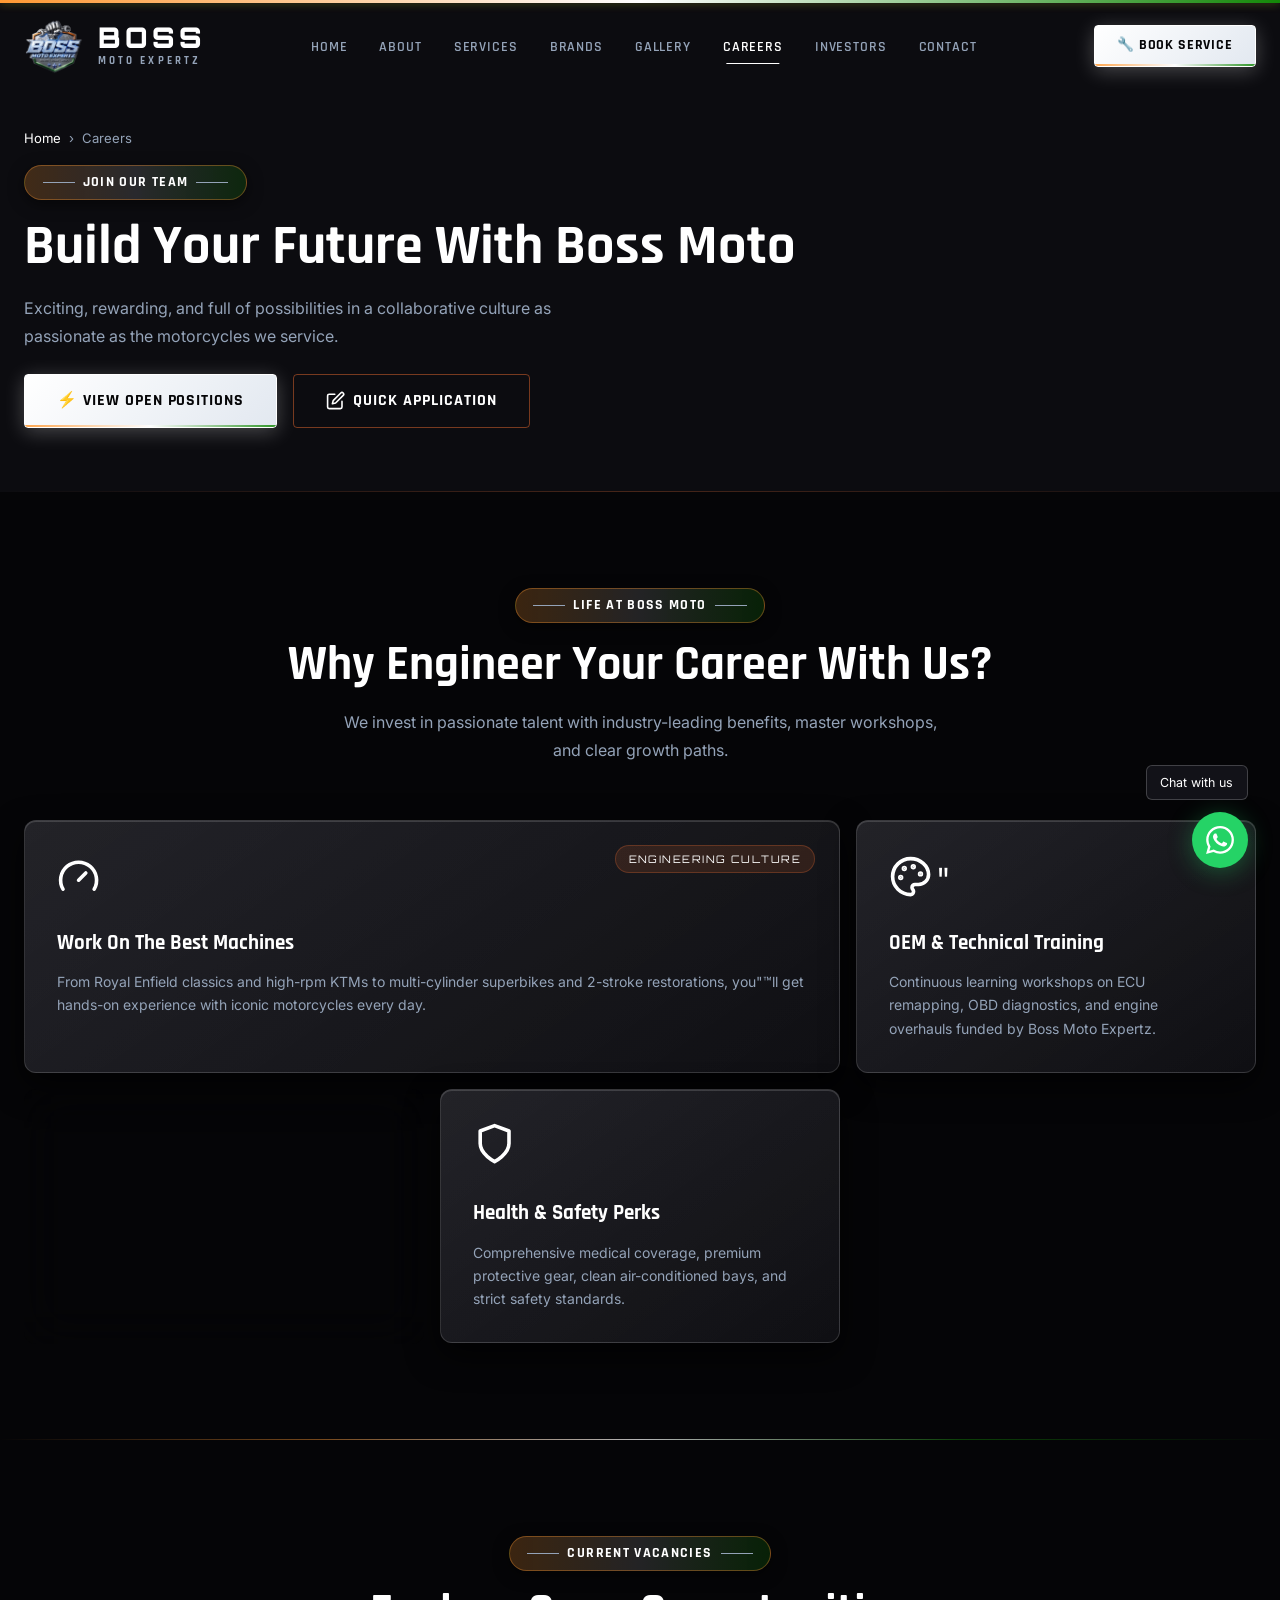
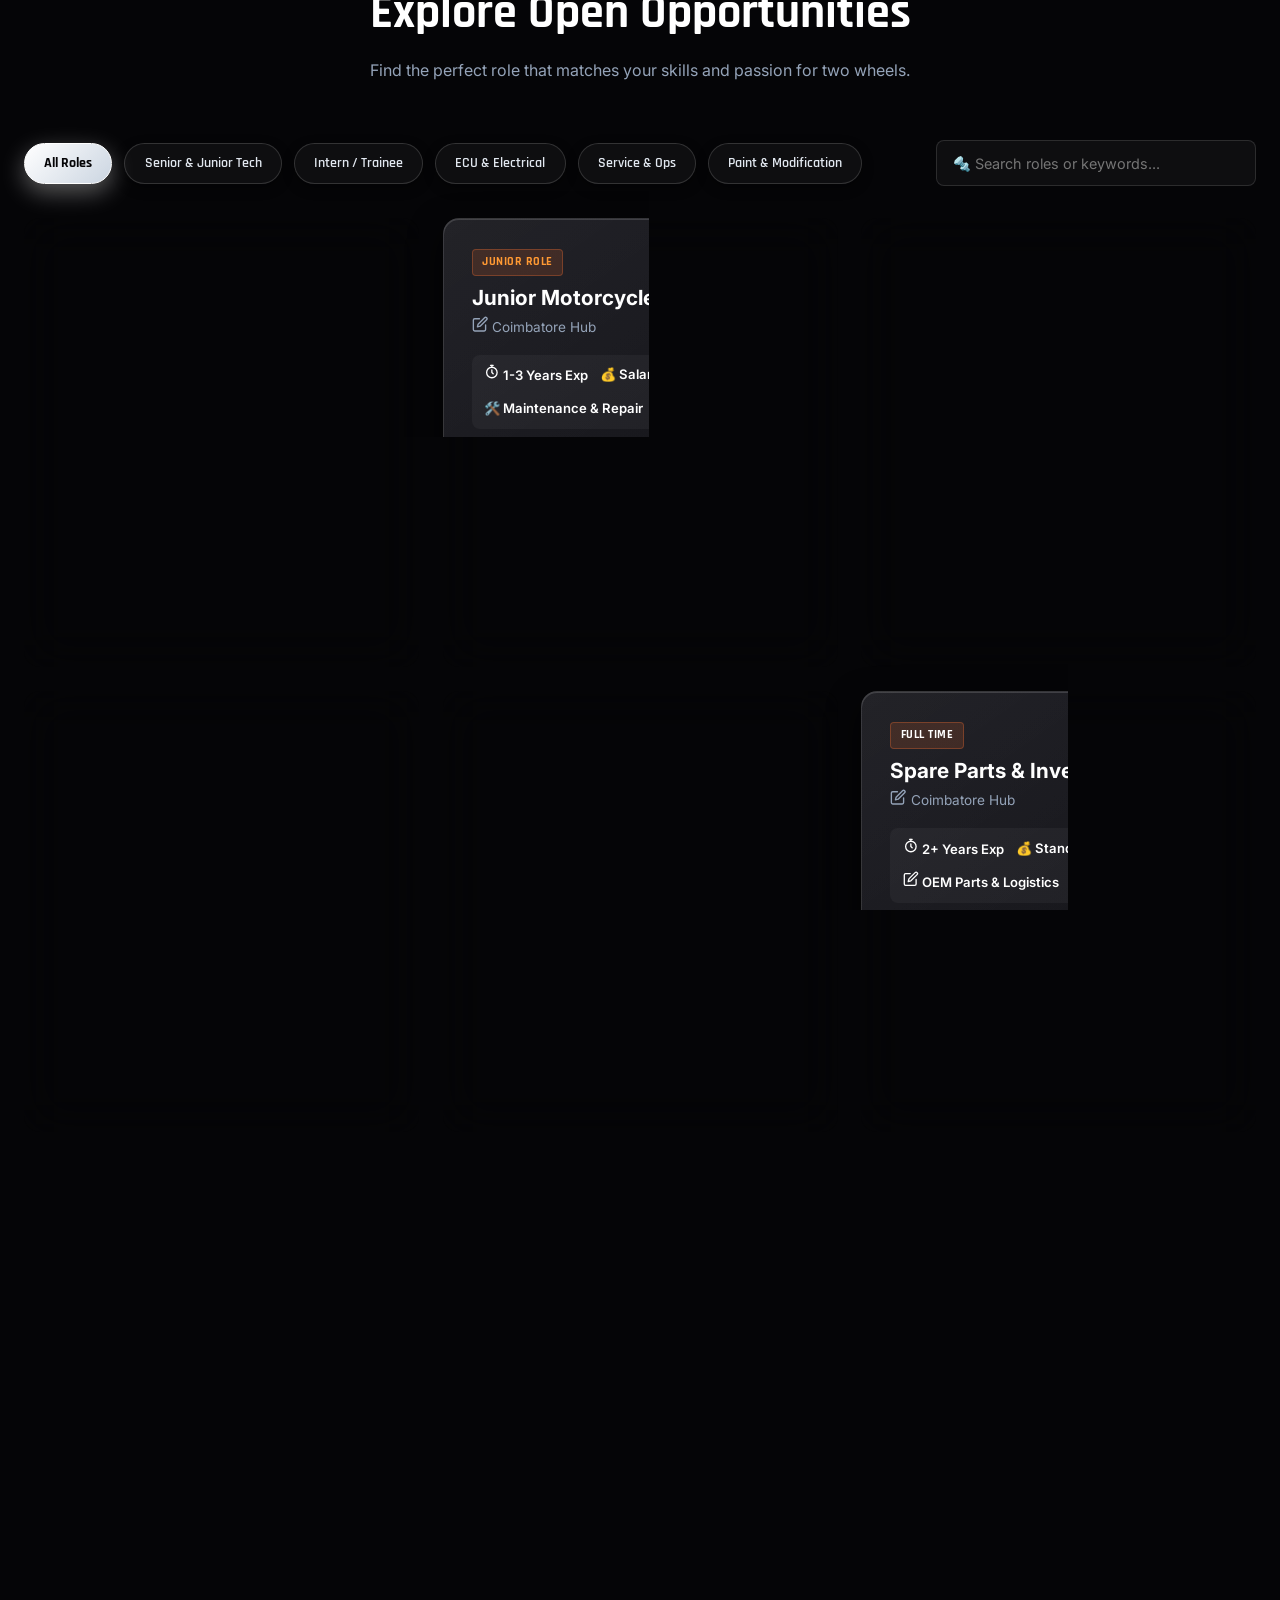
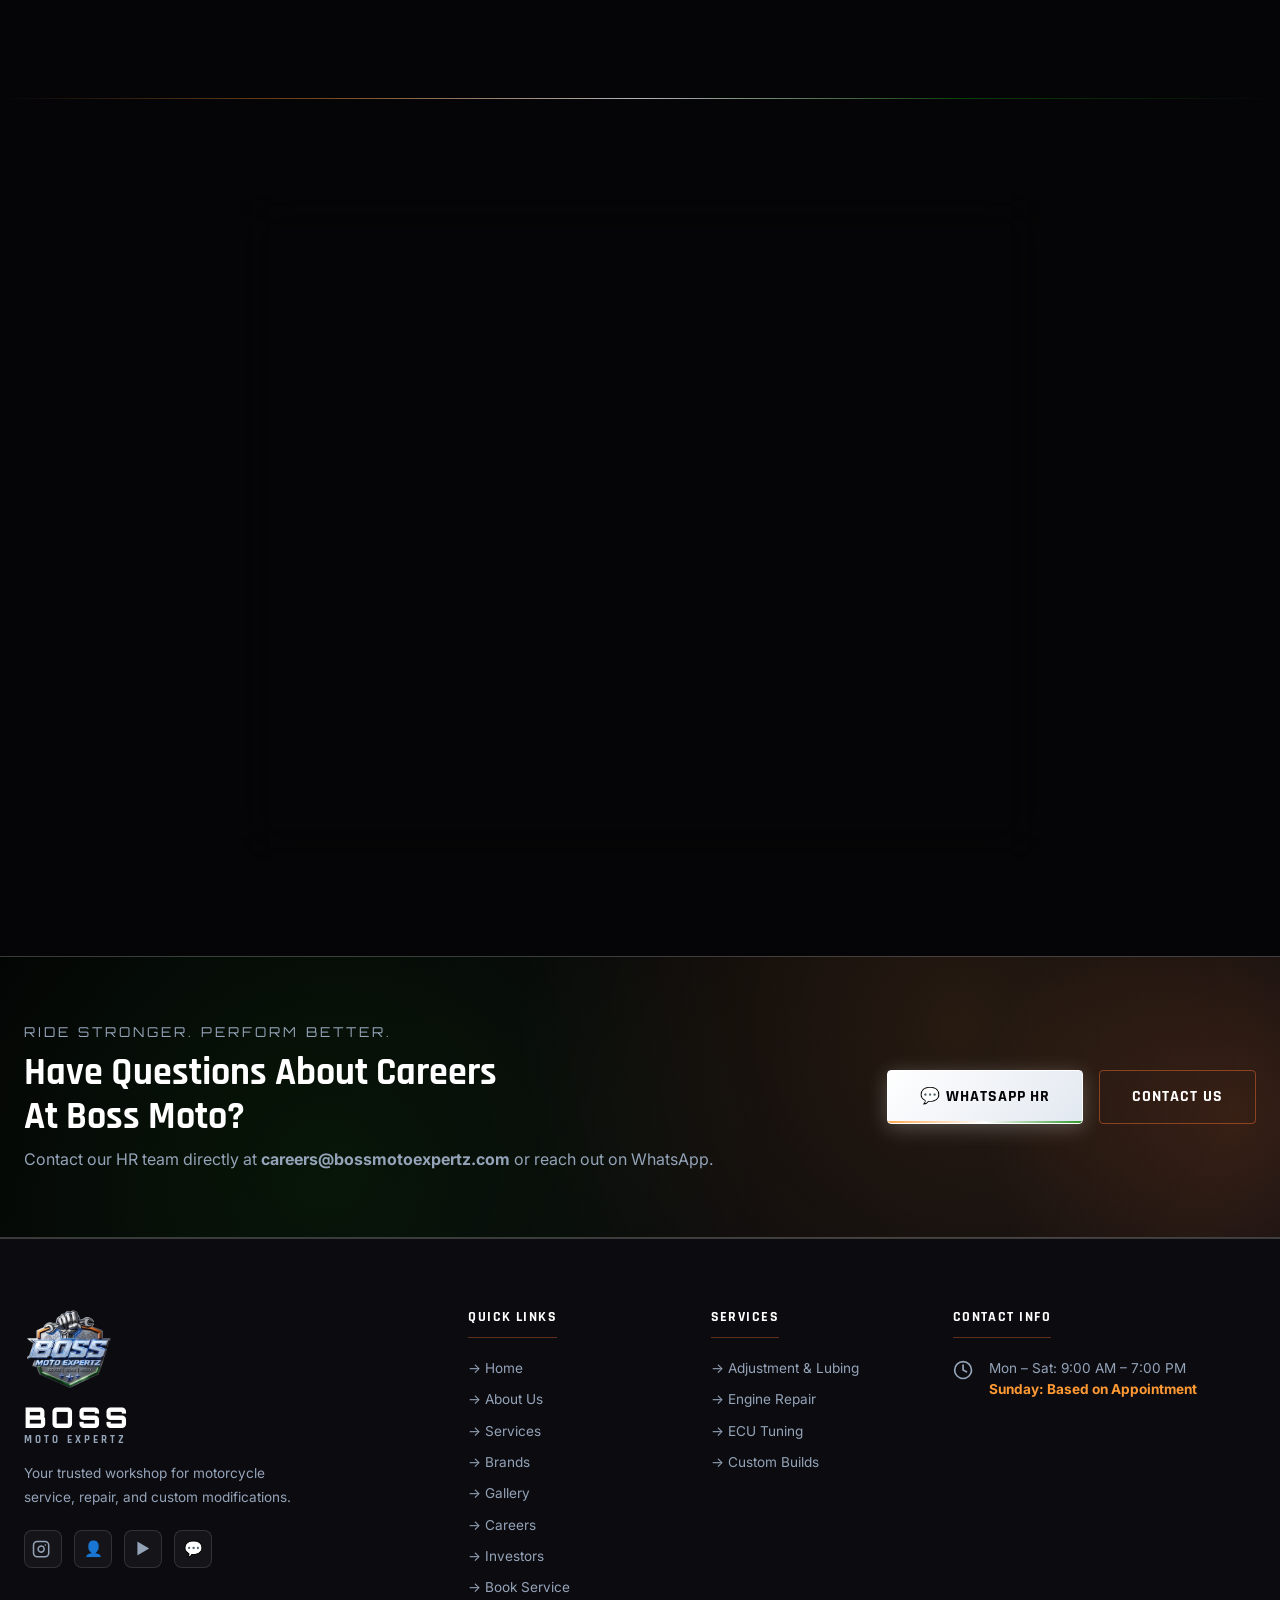
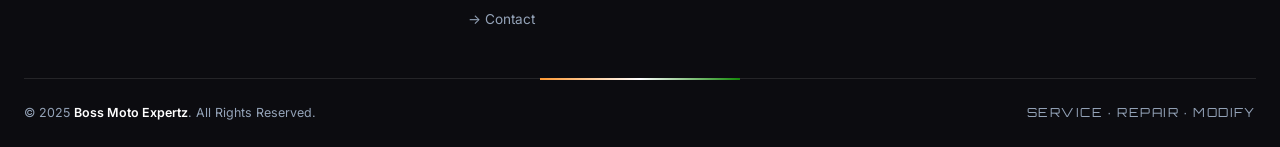
<file: careers.html>
<!DOCTYPE html>
<html lang="en">
<head>
  <meta charset="UTF-8" />
  <meta name="viewport" content="width=device-width, initial-scale=1.0" />
  <title>Careers | Boss Moto Expertz - Superbike & Motorcycle Jobs in Coimbatore</title>
  <meta name="description" content="Build your career at Boss Moto Expertz in Coimbatore. Openings for motorcycle technicians, superbike mechanics, ECU specialists, and custom bike painters." />
  <meta name="robots" content="index, follow" />
  <link rel="canonical" href="https://bossmotoexpertz.com/careers" />
  <link rel="icon" href="assets/logo.png" type="image/png" />
  <link rel="stylesheet" href="css/style.css?v=108" />

      <!-- Open Graph / Facebook -->
  <meta property="og:type" content="website" />
  <meta property="og:url" content="https://bossmotoexpertz.com/careers" />
  <meta property="og:title" content="Careers at Boss Moto Expertz | Motorcycle & Superbike Jobs Coimbatore" />
  <meta property="og:description" content="Exciting job opportunities for motorcycle mechanics, electrical technicians, and paint specialists in Coimbatore." />
  <meta property="og:image" content="https://bossmotoexpertz.com/careers/assets/gallery/mechanics_at_work.jpg" />
  <meta property="og:site_name" content="Boss Moto Expertz" />
  <meta property="og:locale" content="en_IN" />

  <!-- Twitter Card -->
  <meta name="twitter:card" content="summary_large_image" />
  <meta name="twitter:url" content="https://bossmotoexpertz.com/careers" />
  <meta name="twitter:title" content="Careers at Boss Moto Expertz | Motorcycle & Superbike Jobs Coimbatore" />
  <meta name="twitter:description" content="Exciting job opportunities for motorcycle mechanics, electrical technicians, and paint specialists in Coimbatore." />
  <meta name="twitter:image" content="https://bossmotoexpertz.com/careers/assets/gallery/mechanics_at_work.jpg" />

  <!-- LocalBusiness / MotorcycleRepairShop Schema -->
  <script type="application/ld+json">
  {
    "@context": "https://schema.org",
    "@type": "MotorcycleRepairShop",
    "@id": "https://bossmotoexpertz.com/#workshop",
    "name": "Boss Moto Expertz",
    "alternateName": "Boss Moto",
    "description": "Premier motorcycle and superbike performance studio in Coimbatore. Expert service, diagnostics, periodic maintenance, engine overhauls, ECU remapping, and custom modifications for Royal Enfield, KTM, Yamaha, Kawasaki, BMW, Honda, and all major motorcycle brands.",
    "url": "https://bossmotoexpertz.com",
    "telephone": "+916379929963",
    "priceRange": "₹₹",
    "currenciesAccepted": "INR",
    "paymentAccepted": "Cash, UPI, Credit Card, Debit Card",
    "address": {
      "@type": "PostalAddress",
      "streetAddress": "42, Amarar Jeeva Main Road, Nalvar Layout",
      "addressLocality": "Coimbatore",
      "addressRegion": "Tamil Nadu",
      "addressCountry": "IN"
    },
    "geo": {
      "@type": "GeoCoordinates",
      "latitude": 11.0268,
      "longitude": 76.9634
    },
    "hasMap": "https://maps.google.com/?q=11.0268,76.9634+(Boss+Moto+Expertz+-+Coimbatore)",
    "openingHoursSpecification": [
      {
        "@type": "OpeningHoursSpecification",
        "dayOfWeek": ["Monday", "Tuesday", "Wednesday", "Thursday", "Friday", "Saturday"],
        "opens": "09:00",
        "closes": "19:00"
      },
      {
        "@type": "OpeningHoursSpecification",
        "dayOfWeek": "Sunday",
        "description": "Based on appointment only"
      }
    ],
    "areaServed": [
      {
        "@type": "City",
        "name": "Coimbatore"
      },
      {
        "@type": "AdministrativeArea",
        "name": "Kongu Region, Tamil Nadu"
      }
    ],
    "sameAs": [
      "https://www.instagram.com/boss_moto_expertz",
      "https://www.youtube.com/@Bossmotoexpertz"
    ]
  }
  </script>
</head>
<body>
  <a href="#main-content" class="skip-link">Skip to main content</a>

  <!-- NAVBAR -->
  <nav class="navbar" id="navbar" role="navigation" aria-label="Main Navigation">
    <div class="container">
      <a href="index.html" class="nav-logo">
        <img src="assets/logo.png" alt="Boss Moto Expertz Logo" onerror="this.style.display='none'" />
        <div class="nav-brand">
          <span class="brand-boss">BOSS</span>
          <span class="brand-sub">MOTO EXPERTZ</span>
        </div>
      </a>
      <ul class="nav-links" role="list">
        <li><a href="index.html" class="nav-link">Home</a></li>
        <li><a href="about.html" class="nav-link">About</a></li>
        <li><a href="services.html" class="nav-link">Services</a></li>
        <li><a href="brands.html" class="nav-link">Brands</a></li>
        <li><a href="gallery.html" class="nav-link">Gallery</a></li>
        <li><a href="careers.html" class="nav-link active">Careers</a></li>
        <li><a href="investors.html" class="nav-link">Investors</a></li>
        <li><a href="contact.html" class="nav-link">Contact</a></li>
      </ul>
      <a href="booking.html" class="btn btn-primary btn-sm nav-cta">🔧 Book Service</a>
      <button class="nav-toggle" id="navToggle" aria-label="Toggle Menu"><span></span><span></span><span></span></button>
    </div>

  </nav>
  <div class="mobile-menu" id="mobileMenu">
    <a href="index.html" class="nav-link">Home</a>
    <a href="about.html" class="nav-link">About</a>
    <a href="services.html" class="nav-link">Services</a>
    <a href="brands.html" class="nav-link">Brands</a>
    <a href="gallery.html" class="nav-link">Gallery</a>
    <a href="careers.html" class="nav-link active">Careers</a>
    <a href="investors.html" class="nav-link">Investors</a>
    <a href="contact.html" class="nav-link">Contact</a>
    <a href="booking.html" class="btn btn-primary">🔧 Book Service</a>
  </div>

  <main id="main-content" role="main">

  <!-- PAGE HERO -->
  <section class="page-hero" aria-labelledby="careersHeroTitle">
    <div class="page-hero-bg"></div>
    <div class="container" style="position:relative;z-index:1;">

      <nav class="breadcrumb" aria-label="Breadcrumb">
        <a href="index.html">Home</a>
        <span class="breadcrumb-sep">&rsaquo;</span>
        <span>Careers</span>

      </nav>
      <div class="section-label">Join Our Team</div>
      <h1 class="section-title" id="careersHeroTitle" style="font-size:clamp(2.2rem,5vw,3.5rem);">Build Your Future With Boss Moto</h1>
      <p class="section-subtitle">Exciting, rewarding, and full of possibilities in a collaborative culture as passionate as the motorcycles we service.</p>
      <div style="margin-top:1.5rem;display:flex;gap:1rem;flex-wrap:wrap;">
        <a href="#openings" class="btn btn-primary">⚡ View Open Positions</a>
        <a href="#apply" class="btn btn-outline"><svg xmlns="http://www.w3.org/2000/svg" width="1.2em" height="1.2em" viewBox="0 0 24 24" fill="none" stroke="currentColor" stroke-width="2" stroke-linecap="round" stroke-linejoin="round" class="premium-icon"><path d="M11 4H4a2 2 0 0 0-2 2v14a2 2 0 0 0 2 2h14a2 2 0 0 0 2-2v-7"></path><path d="M18.5 2.5a2.121 2.121 0 0 1 3 3L12 15l-4 1 1-4 9.5-9.5z"></path></svg> Quick Application</a>
      </div>
    </div>

  </section>

  <!-- WHY WORK WITH US -->
  <section class="section-py" id="culture" aria-labelledby="cultureTitle">
    <div class="container">
      <div class="section-header text-center reveal">
        <div class="section-label">Life At Boss Moto</div>
        <h2 class="section-title" id="cultureTitle">Why Engineer Your Career With Us?</h2>
        <p class="section-subtitle" style="margin:0 auto;">We invest in passionate talent with industry-leading benefits, master workshops, and clear growth paths.</p>
      </div>
      <div class="bento-grid">
        <div class="bento-card bento-lg glass-card reveal">
          <div class="bento-badge">Engineering Culture</div>
          <div class="bento-icon"><svg xmlns="http://www.w3.org/2000/svg" width="1.2em" height="1.2em" viewBox="0 0 24 24" fill="none" stroke="currentColor" stroke-width="2" stroke-linecap="round" stroke-linejoin="round" style="vertical-align:-0.125em; margin-right:4px;" class="lucide lucide-gauge"><path d="m12 14 4-4"/><path d="M3.34 19a10 10 0 1 1 17.32 0"/></svg></div>
          <h3>Work On The Best Machines</h3>
          <p>From Royal Enfield classics and high-rpm KTMs to multi-cylinder superbikes and 2-stroke restorations, you"™ll get hands-on experience with iconic motorcycles every day.</p>
        </div>
        <div class="bento-card glass-card reveal reveal-delay-1">
          <div class="bento-icon"><svg xmlns="http://www.w3.org/2000/svg" width="1.2em" height="1.2em" viewBox="0 0 24 24" fill="none" stroke="currentColor" stroke-width="2" stroke-linecap="round" stroke-linejoin="round" style="vertical-align:-0.125em; margin-right:4px;" class="lucide lucide-palette"><circle cx="13.5" cy="6.5" r=".5" fill="currentColor"/><circle cx="17.5" cy="10.5" r=".5" fill="currentColor"/><circle cx="8.5" cy="7.5" r=".5" fill="currentColor"/><circle cx="6.5" cy="12.5" r=".5" fill="currentColor"/><path d="M12 2C6.5 2 2 6.5 2 12s4.5 10 10 10c.926 0 1.648-.746 1.648-1.688 0-.437-.18-.835-.437-1.125-.29-.289-.438-.652-.438-1.125a1.64 1.64 0 0 1 1.668-1.668h1.996c3.051 0 5.555-2.503 5.555-5.554C21.965 6.012 17.461 2 12 2z"/></svg>"</div>
          <h3>OEM & Technical Training</h3>
          <p>Continuous learning workshops on ECU remapping, OBD diagnostics, and engine overhauls funded by Boss Moto Expertz.</p>
        </div>
        <div class="bento-card glass-card reveal reveal-delay-2">
          <div class="bento-icon">💰</div>
          <h3>Top Compensation & Bonuses</h3>
          <p>Above-market salaries, performance-based monthly incentives, overtime rewards, and annual festival bonuses.</p>
        </div>
        <div class="bento-card glass-card reveal reveal-delay-3">
          <div class="bento-icon"><svg xmlns="http://www.w3.org/2000/svg" width="1.2em" height="1.2em" viewBox="0 0 24 24" fill="none" stroke="currentColor" stroke-width="2" stroke-linecap="round" stroke-linejoin="round" class="premium-icon"><path d="M12 22s8-4 8-10V5l-8-3-8 3v7c0 6 8 10 8 10z"></path></svg></div>
          <h3>Health & Safety Perks</h3>
          <p>Comprehensive medical coverage, premium protective gear, clean air-conditioned bays, and strict safety standards.</p>
        </div>
      </div>
    </div>

  </section>
  <div class="section-divider"></div>

  <!-- OPEN POSITIONS -->
  <section class="section-py" id="openings" aria-labelledby="openingsTitle">
    <div class="container">
      <div class="section-header text-center reveal">
        <div class="section-label">Current Vacancies</div>
        <h2 class="section-title" id="openingsTitle">Explore Open Opportunities</h2>
        <p class="section-subtitle" style="margin:0 auto;">Find the perfect role that matches your skills and passion for two wheels.</p>
      </div>

      <!-- Filters & Search -->
      <div class="reveal" style="margin-bottom:2rem;display:flex;flex-wrap:wrap;justify-content:space-between;align-items:center;gap:1rem;">
        <div class="pill-group" id="careerFilterGroup" style="margin:0;">
          <button type="button" class="pill-btn active" data-filter="all">All Roles</button>
          <button type="button" class="pill-btn" data-filter="tech">Senior & Junior Tech</button>
          <button type="button" class="pill-btn" data-filter="intern">Intern / Trainee</button>
          <button type="button" class="pill-btn" data-filter="ecu">ECU & Electrical</button>
          <button type="button" class="pill-btn" data-filter="service">Service & Ops</button>
          <button type="button" class="pill-btn" data-filter="custom">Paint & Modification</button>
        </div>
        <div style="position:relative;width:100%;max-width:320px;">
          <input type="text" id="jobSearchInput" placeholder="🔩 Search roles or keywords..." class="form-control" style="padding-left:1rem;height:46px;font-size:0.9rem;" />
        </div>
      </div>
      <div class="career-jobs-grid" id="jobsGrid">

        <!-- Job 1 -->
        <article class="job-card glass-card reveal" data-category="tech">
          <div class="job-header">
            <div class="job-title-wrap">
              <span class="job-badge">Full Time</span>
              <h3>Senior Superbike & Multi-Brand Technician</h3>
            </div>
            <div class="job-location"><svg xmlns="http://www.w3.org/2000/svg" width="1.2em" height="1.2em" viewBox="0 0 24 24" fill="none" stroke="currentColor" stroke-width="2" stroke-linecap="round" stroke-linejoin="round" class="premium-icon"><path d="M11 4H4a2 2 0 0 0-2 2v14a2 2 0 0 0 2 2h14a2 2 0 0 0 2-2v-7"></path><path d="M18.5 2.5a2.121 2.121 0 0 1 3 3L12 15l-4 1 1-4 9.5-9.5z"></path></svg> Coimbatore Hub</div>
          </div>
          <div class="job-meta">
            <span><svg xmlns="http://www.w3.org/2000/svg" width="1.2em" height="1.2em" viewBox="0 0 24 24" fill="none" stroke="currentColor" stroke-width="2" stroke-linecap="round" stroke-linejoin="round" class="premium-icon"><circle cx="12" cy="13" r="8"></circle><path d="M12 9v4l2 2"></path><line x1="10" y1="2" x2="14" y2="2"></line><line x1="12" y1="2" x2="12" y2="5"></line></svg> 4+ Years Exp (Senior)</span>
            <span>💰 Competitive + Incentive</span>
            <span>🔧 Royal Enfield / Superbike</span>
          </div>
          <p class="job-desc">Lead engine diagnostics, major overhauls, valve clearances, and pre-delivery road tests on premium motorcycles and superbikes.</p>
          <div class="job-actions">
            <button class="btn btn-outline btn-sm apply-btn" data-role="Senior Technician (Superbike & Multi-Brand)">Apply For Role</button>
          </div>
        </article>
        <!-- Job 1b: Junior Technician -->
        <article class="job-card glass-card reveal reveal-delay-1" data-category="tech">
          <div class="job-header">
            <div class="job-title-wrap">
              <span class="job-badge" style="background:rgba(250,114,50,0.15);color:var(--orange);border-color:rgba(250,114,50,0.3);">Junior Role</span>
              <h3>Junior Motorcycle Technician</h3>
            </div>
            <div class="job-location"><svg xmlns="http://www.w3.org/2000/svg" width="1.2em" height="1.2em" viewBox="0 0 24 24" fill="none" stroke="currentColor" stroke-width="2" stroke-linecap="round" stroke-linejoin="round" class="premium-icon"><path d="M11 4H4a2 2 0 0 0-2 2v14a2 2 0 0 0 2 2h14a2 2 0 0 0 2-2v-7"></path><path d="M18.5 2.5a2.121 2.121 0 0 1 3 3L12 15l-4 1 1-4 9.5-9.5z"></path></svg> Coimbatore Hub</div>
          </div>
          <div class="job-meta">
            <span><svg xmlns="http://www.w3.org/2000/svg" width="1.2em" height="1.2em" viewBox="0 0 24 24" fill="none" stroke="currentColor" stroke-width="2" stroke-linecap="round" stroke-linejoin="round" class="premium-icon"><circle cx="12" cy="13" r="8"></circle><path d="M12 9v4l2 2"></path><line x1="10" y1="2" x2="14" y2="2"></line><line x1="12" y1="2" x2="12" y2="5"></line></svg> 1-3 Years Exp</span>
            <span>💰 Salary + Skill Incentives</span>
            <span>🛠️ Maintenance & Repair</span>
          </div>
          <p class="job-desc">Perform periodic bike services, oil changes, brake overhaul, clutch cable adjustments, suspension oiling, and routine workshop repairs under senior guidance.</p>
          <div class="job-actions">
            <button class="btn btn-outline btn-sm apply-btn" data-role="Junior Technician (General Service & Repair)">Apply For Role</button>
          </div>
        </article>

        <!-- Job 2 -->
        <article class="job-card glass-card reveal reveal-delay-1" data-category="ecu">
          <div class="job-header">
            <div class="job-title-wrap">
              <span class="job-badge">Full Time</span>
              <h3>ECU Tuning & Electrical Specialist</h3>
            </div>
            <div class="job-location"><svg xmlns="http://www.w3.org/2000/svg" width="1.2em" height="1.2em" viewBox="0 0 24 24" fill="none" stroke="currentColor" stroke-width="2" stroke-linecap="round" stroke-linejoin="round" class="premium-icon"><path d="M11 4H4a2 2 0 0 0-2 2v14a2 2 0 0 0 2 2h14a2 2 0 0 0 2-2v-7"></path><path d="M18.5 2.5a2.121 2.121 0 0 1 3 3L12 15l-4 1 1-4 9.5-9.5z"></path></svg> Coimbatore Hub</div>
          </div>
          <div class="job-meta">
            <span><svg xmlns="http://www.w3.org/2000/svg" width="1.2em" height="1.2em" viewBox="0 0 24 24" fill="none" stroke="currentColor" stroke-width="2" stroke-linecap="round" stroke-linejoin="round" class="premium-icon"><circle cx="12" cy="13" r="8"></circle><path d="M12 9v4l2 2"></path><line x1="10" y1="2" x2="14" y2="2"></line><line x1="12" y1="2" x2="12" y2="5"></line></svg> 3+ Years Exp</span>
            <span>💰 Premium Package</span>
            <span><svg xmlns="http://www.w3.org/2000/svg" width="1.2em" height="1.2em" viewBox="0 0 24 24" fill="none" stroke="currentColor" stroke-width="2" stroke-linecap="round" stroke-linejoin="round" style="vertical-align:-0.125em; margin-right:4px;" class="lucide lucide-laptop"><path d="M20 16V7a2 2 0 0 0-2-2H6a2 2 0 0 0-2 2v9m16 0H4m16 0 1.28 2.55a1 1 0 0 1-.9 1.45H3.62a1 1 0 0 1-.9-1.45L4 16"/></svg> Dyno / ECU Remap</span>
          </div>
          <p class="job-desc">Execute ECU flashing, dyno runs, custom fuel map tuning, wire harness troubleshooting, and digital cluster installations.</p>
          <div class="job-actions">
            <button class="btn btn-outline btn-sm apply-btn" data-role="ECU Tuning & Electrical Specialist">Apply For Role</button>
          </div>
        </article>

        <!-- Job 3 -->
        <article class="job-card glass-card reveal reveal-delay-2" data-category="service">
          <div class="job-header">
            <div class="job-title-wrap">
              <span class="job-badge">Full Time</span>
              <h3>Service Advisor & Customer Experience Lead</h3>
            </div>
            <div class="job-location"><svg xmlns="http://www.w3.org/2000/svg" width="1.2em" height="1.2em" viewBox="0 0 24 24" fill="none" stroke="currentColor" stroke-width="2" stroke-linecap="round" stroke-linejoin="round" class="premium-icon"><path d="M11 4H4a2 2 0 0 0-2 2v14a2 2 0 0 0 2 2h14a2 2 0 0 0 2-2v-7"></path><path d="M18.5 2.5a2.121 2.121 0 0 1 3 3L12 15l-4 1 1-4 9.5-9.5z"></path></svg> Coimbatore Hub</div>
          </div>
          <div class="job-meta">
            <span><svg xmlns="http://www.w3.org/2000/svg" width="1.2em" height="1.2em" viewBox="0 0 24 24" fill="none" stroke="currentColor" stroke-width="2" stroke-linecap="round" stroke-linejoin="round" class="premium-icon"><circle cx="12" cy="13" r="8"></circle><path d="M12 9v4l2 2"></path><line x1="10" y1="2" x2="14" y2="2"></line><line x1="12" y1="2" x2="12" y2="5"></line></svg> 2+ Years Exp</span>
            <span>💰 Attractive Salary + Bonus</span>
            <span><svg xmlns="http://www.w3.org/2000/svg" width="1.2em" height="1.2em" viewBox="0 0 24 24" fill="none" stroke="currentColor" stroke-width="2" stroke-linecap="round" stroke-linejoin="round" class="premium-icon"><path d="M11 4H4a2 2 0 0 0-2 2v14a2 2 0 0 0 2 2h14a2 2 0 0 0 2-2v-7"></path><path d="M18.5 2.5a2.121 2.121 0 0 1 3 3L12 15l-4 1 1-4 9.5-9.5z"></path></svg> Customer Relations</span>
          </div>
          <p class="job-desc">Greet riders, generate detailed digital job cards, guide customers on service packages, manage delivery schedules, and ensure 100% satisfaction.</p>
          <div class="job-actions">
            <button class="btn btn-outline btn-sm apply-btn" data-role="Service Advisor & Customer Experience Lead">Apply For Role</button>
          </div>
        </article>

        <!-- Job 4 -->
        <article class="job-card glass-card reveal reveal-delay-1" data-category="custom">
          <div class="job-header">
            <div class="job-title-wrap">
              <span class="job-badge">Full Time</span>
              <h3>Custom Build & Paint Master</h3>
            </div>
            <div class="job-location"><svg xmlns="http://www.w3.org/2000/svg" width="1.2em" height="1.2em" viewBox="0 0 24 24" fill="none" stroke="currentColor" stroke-width="2" stroke-linecap="round" stroke-linejoin="round" class="premium-icon"><path d="M11 4H4a2 2 0 0 0-2 2v14a2 2 0 0 0 2 2h14a2 2 0 0 0 2-2v-7"></path><path d="M18.5 2.5a2.121 2.121 0 0 1 3 3L12 15l-4 1 1-4 9.5-9.5z"></path></svg> Coimbatore Hub</div>
          </div>
          <div class="job-meta">
            <span><svg xmlns="http://www.w3.org/2000/svg" width="1.2em" height="1.2em" viewBox="0 0 24 24" fill="none" stroke="currentColor" stroke-width="2" stroke-linecap="round" stroke-linejoin="round" class="premium-icon"><circle cx="12" cy="13" r="8"></circle><path d="M12 9v4l2 2"></path><line x1="10" y1="2" x2="14" y2="2"></line><line x1="12" y1="2" x2="12" y2="5"></line></svg> 3+ Years Exp</span>
            <span>💰 Performance Bonus</span>
            <span><svg xmlns="http://www.w3.org/2000/svg" width="1.2em" height="1.2em" viewBox="0 0 24 24" fill="none" stroke="currentColor" stroke-width="2" stroke-linecap="round" stroke-linejoin="round" style="vertical-align:-0.125em; margin-right:4px;" class="lucide lucide-palette"><circle cx="13.5" cy="6.5" r=".5" fill="currentColor"/><circle cx="17.5" cy="10.5" r=".5" fill="currentColor"/><circle cx="8.5" cy="7.5" r=".5" fill="currentColor"/><circle cx="6.5" cy="12.5" r=".5" fill="currentColor"/><path d="M12 2C6.5 2 2 6.5 2 12s4.5 10 10 10c.926 0 1.648-.746 1.648-1.688 0-.437-.18-.835-.437-1.125-.29-.289-.438-.652-.438-1.125a1.64 1.64 0 0 1 1.668-1.668h1.996c3.051 0 5.555-2.503 5.555-5.554C21.965 6.012 17.461 2 12 2z"/></svg> Paint & Fabrication</span>
          </div>
          <p class="job-desc">Perform custom bodywork modifications, airbrush detailing, powder coating, matte/gloss ceramic painting, and cafe racer/scrambler transformations.</p>
          <div class="job-actions">
            <button class="btn btn-outline btn-sm apply-btn" data-role="Custom Build & Paint Master">Apply For Role</button>
          </div>
        </article>

        <!-- Job 5 -->
        <article class="job-card glass-card reveal reveal-delay-2" data-category="service">
          <div class="job-header">
            <div class="job-title-wrap">
              <span class="job-badge">Full Time</span>
              <h3>Spare Parts & Inventory Manager</h3>
            </div>
            <div class="job-location"><svg xmlns="http://www.w3.org/2000/svg" width="1.2em" height="1.2em" viewBox="0 0 24 24" fill="none" stroke="currentColor" stroke-width="2" stroke-linecap="round" stroke-linejoin="round" class="premium-icon"><path d="M11 4H4a2 2 0 0 0-2 2v14a2 2 0 0 0 2 2h14a2 2 0 0 0 2-2v-7"></path><path d="M18.5 2.5a2.121 2.121 0 0 1 3 3L12 15l-4 1 1-4 9.5-9.5z"></path></svg> Coimbatore Hub</div>
          </div>
          <div class="job-meta">
            <span><svg xmlns="http://www.w3.org/2000/svg" width="1.2em" height="1.2em" viewBox="0 0 24 24" fill="none" stroke="currentColor" stroke-width="2" stroke-linecap="round" stroke-linejoin="round" class="premium-icon"><circle cx="12" cy="13" r="8"></circle><path d="M12 9v4l2 2"></path><line x1="10" y1="2" x2="14" y2="2"></line><line x1="12" y1="2" x2="12" y2="5"></line></svg> 2+ Years Exp</span>
            <span>💰 Standard Package</span>
            <span><svg xmlns="http://www.w3.org/2000/svg" width="1.2em" height="1.2em" viewBox="0 0 24 24" fill="none" stroke="currentColor" stroke-width="2" stroke-linecap="round" stroke-linejoin="round" class="premium-icon"><path d="M11 4H4a2 2 0 0 0-2 2v14a2 2 0 0 0 2 2h14a2 2 0 0 0 2-2v-7"></path><path d="M18.5 2.5a2.121 2.121 0 0 1 3 3L12 15l-4 1 1-4 9.5-9.5z"></path></svg> OEM Parts & Logistics</span>
          </div>
          <p class="job-desc">Manage genuine OEM spare parts inventory, vendor procurement, stock auditing, and quick dispatch for workshop bay requirements.</p>
          <div class="job-actions">
            <button class="btn btn-outline btn-sm apply-btn" data-role="Spare Parts & Inventory Manager">Apply For Role</button>
          </div>
        </article>

        <!-- Job 6 -->
        <article class="job-card glass-card reveal reveal-delay-3" data-category="intern">
          <div class="job-header">
            <div class="job-title-wrap">
              <span class="job-badge" style="background:rgba(0,210,132,0.15);color:#00d084;border-color:rgba(0,210,132,0.3);">Internship / Training</span>
              <h3>Intern / Trainee Technician</h3>
            </div>
            <div class="job-location"><svg xmlns="http://www.w3.org/2000/svg" width="1.2em" height="1.2em" viewBox="0 0 24 24" fill="none" stroke="currentColor" stroke-width="2" stroke-linecap="round" stroke-linejoin="round" class="premium-icon"><path d="M11 4H4a2 2 0 0 0-2 2v14a2 2 0 0 0 2 2h14a2 2 0 0 0 2-2v-7"></path><path d="M18.5 2.5a2.121 2.121 0 0 1 3 3L12 15l-4 1 1-4 9.5-9.5z"></path></svg> Coimbatore Hub</div>
          </div>
          <div class="job-meta">
            <span><svg xmlns="http://www.w3.org/2000/svg" width="1.2em" height="1.2em" viewBox="0 0 24 24" fill="none" stroke="currentColor" stroke-width="2" stroke-linecap="round" stroke-linejoin="round" class="premium-icon"><circle cx="12" cy="13" r="8"></circle><path d="M12 9v4l2 2"></path><line x1="10" y1="2" x2="14" y2="2"></line><line x1="12" y1="2" x2="12" y2="5"></line></svg> 0-1 Yr / Freshers</span>
            <span>💰 Monthly Stipend + Benefits</span>
            <span>🛠️ Hands-on Training</span>
          </div>
          <p class="job-desc">Work directly under Master Technicians learning general service, brake maintenance, chain lubing, oil filter replacement, and garage protocols.</p>
          <div class="job-actions">
            <button class="btn btn-outline btn-sm apply-btn" data-role="Intern / Trainee Technician">Apply For Role</button>
          </div>
        </article>
      </div>
    </div>

  </section>
  <div class="section-divider"></div>

  <!-- APPLICATION FORM -->
  <section class="section-py" id="apply" aria-labelledby="applyTitle">
    <div class="container">
      <div style="max-width:800px;margin:0 auto;" class="glass-card reveal">
        <div class="section-header text-center" style="margin-bottom:2rem;">
          <div class="section-label">Application Form</div>
          <h2 class="section-title" id="applyTitle">Apply For A Role Today</h2>
          <p class="section-subtitle" style="margin:0 auto;">Take the next step in your career. Submit your details below and our HR team will reach out within 24""48 hours.</p>
        </div>
        <form id="careerForm" onsubmit="event.preventDefault(); submitCareerApplication();">
          <div style="display:grid;grid-template-columns:repeat(auto-fit,minmax(250px,1fr));gap:1.25rem;">
            <div>
              <label class="control-label" for="applicantName">Full Name *</label>
              <input type="text" id="applicantName" required placeholder="e.g. Vikramaditya" class="form-control" />
            </div>
            <div>
              <label class="control-label" for="applicantPhone">Phone / WhatsApp Number *</label>
              <input type="tel" id="applicantPhone" required placeholder="e.g. +91 98765 43210" class="form-control" />
            </div>
            <div>
              <label class="control-label" for="applicantEmail">Email Address *</label>
              <input type="email" id="applicantEmail" required placeholder="e.g. vikram@example.com" class="form-control" />
            </div>
            <div>
              <label class="control-label" for="applicantRole">Position Applying For *</label>
              <select id="applicantRole" class="form-control" required style="background:var(--navy-light);color:var(--white);">
                <option value="">-- Select Job Role --</option>
                <option value="Senior Technician (Superbike & Multi-Brand)">Senior Technician (Superbike & Multi-Brand)</option>
                <option value="Junior Technician (General Service & Repair)">Junior Technician (General Service & Repair)</option>
                <option value="Intern / Trainee Technician">Intern / Trainee Technician</option>
                <option value="ECU Tuning & Electrical Specialist">ECU Tuning & Electrical Specialist</option>
                <option value="Service Advisor & Customer Experience Lead">Service Advisor & Customer Experience Lead</option>
                <option value="Custom Build & Paint Master">Custom Build & Paint Master</option>
                <option value="Spare Parts & Inventory Manager">Spare Parts & Inventory Manager</option>
                <option value="General Open Application">Other / Open Application</option>
              </select>
            </div>
            <div>
              <label class="control-label" for="applicantExp">Years of Experience</label>
              <select id="applicantExp" class="form-control" style="background:var(--navy-light);color:var(--white);">
                <option value="Intern / Trainee (0 Exp)">Intern / Trainee (0 Years Exp)</option>
                <option value="0-1 Years (Fresher)">0 - 1 Years (Fresher / Trainee)</option>
                <option value="1-3 Years (Junior Technician)">1 - 3 Years (Junior Technician)</option>
                <option value="3-5 Years (Mid-Level)">3 - 5 Years (Mid-Level)</option>
                <option value="4+ Years (Senior Technician)">4+ Years (Senior Technician)</option>
              </select>
            </div>
            <div>
              <label class="control-label" for="applicantLink">Resume Link / Portfolio / Instagram</label>
              <input type="url" id="applicantLink" placeholder="https://drive.google.com/... or profile" class="form-control" />
            </div>
          </div>
          <div style="margin-top:1.25rem;">
            <label class="control-label" for="applicantMsg">Why do you want to join Boss Moto Expertz? *</label>
            <textarea id="applicantMsg" rows="4" required placeholder="Tell us briefly about your passion for motorcycles, key skills, and past experience..." class="form-control"></textarea>
          </div>
          <div style="margin-top:1.5rem;text-align:center;">
            <button type="submit" class="btn btn-primary" style="padding:0.9rem 2.5rem;font-size:1rem;">🚀 Submit Application</button>
          </div>
          <div id="careerFeedback" style="margin-top:1rem;display:none;padding:1rem;border-radius:8px;text-align:center;font-weight:600;"></div>
        </form>
      </div>
    </div>

  </section>

  <!-- CTA -->
  <section class="cta-section" aria-label="Call to Action">
    <div class="container">
      <div class="cta-inner">
        <div class="cta-text reveal">
          <div class="tagline">Ride Stronger. Perform Better.</div>
          <h2>Have Questions About Careers At Boss Moto?</h2>
          <p style="color:var(--silver-dim);margin-top:0.5rem;">Contact our HR team directly at <strong>careers@bossmotoexpertz.com</strong> or reach out on WhatsApp.</p>
        </div>
        <div class="cta-actions reveal reveal-delay-2">
          <a href="https://wa.me/916379929963?text=Hi%20Boss%20Moto%20HR,%20I%20want%20to%20inquire%20about%20career%20opportunities" target="_blank" rel="noopener" class="btn btn-primary">💬 WhatsApp HR</a>
          <a href="contact.html" class="btn btn-outline">Contact Us</a>
        </div>
      </div>
    </div>

  </section>

  <!-- FOOTER -->
  </main>

  <footer role="contentinfo">
    <div class="container">
      <div class="footer-grid">
        <div class="footer-brand">
          <img src="assets/logo.png" alt="Boss Moto Expertz" onerror="this.style.display='none'" />
          <div class="nav-brand" style="margin-bottom:1rem;">
            <span class="brand-boss">BOSS</span>
            <span class="brand-sub">MOTO EXPERTZ</span>
          </div>
          <p>Your trusted workshop for motorcycle service, repair, and custom modifications.</p>
          <div class="footer-social">
            <a href="https://www.instagram.com/boss_moto_expertz" target="_blank" rel="noopener" class="social-link" aria-label="Instagram"><svg xmlns="http://www.w3.org/2000/svg" width="1.2em" height="1.2em" viewBox="0 0 24 24" fill="none" stroke="currentColor" stroke-width="2" stroke-linecap="round" stroke-linejoin="round" style="vertical-align:-0.125em; margin-right:4px;"><rect x="2" y="2" width="20" height="20" rx="5" ry="5"></rect><path d="M16 11.37A4 4 0 1 1 12.63 8 4 4 0 0 1 16 11.37z"></path><line x1="17.5" y1="6.5" x2="17.51" y2="6.5"></line></svg></a>
            <a href="https://www.facebook.com/Bossmotoexpertz" target="_blank" rel="noopener" class="social-link" aria-label="Facebook">👤</a>
            <a href="https://www.youtube.com/@Bossmotoexpertz" target="_blank" rel="noopener" class="social-link" aria-label="YouTube">▶️</a>
            <a href="https://wa.me/916379929963" target="_blank" rel="noopener" class="social-link" aria-label="WhatsApp">💬</a>
          </div>
        </div>
        <div class="footer-col">
          <h4>Quick Links</h4>
          <ul>
            <li><a href="index.html">&rarr; Home</a></li>
            <li><a href="about.html">&rarr; About Us</a></li>
            <li><a href="services.html">&rarr; Services</a></li>
            <li><a href="brands.html">&rarr; Brands</a></li>
            <li><a href="gallery.html">&rarr; Gallery</a></li>
            <li><a href="careers.html">&rarr; Careers</a></li>
            <li><a href="investors.html">&rarr; Investors</a></li>
            <li><a href="booking.html">&rarr; Book Service</a></li>
            <li><a href="contact.html">&rarr; Contact</a></li>
          </ul>
        </div>
        <div class="footer-col">
          <h4>Services</h4>
          <ul>
            <li><a href="services.html#maintenance">&rarr; Adjustment & Lubing</a></li>
            <li><a href="services.html#repairs">&rarr; Engine Repair</a></li>
            <li><a href="services.html#performance">&rarr; ECU Tuning</a></li>
            <li><a href="services.html#modifications">&rarr; Custom Builds</a></li>
          </ul>
        </div>
        <div class="footer-col">
          <h4>Contact Info</h4>
          <div class="footer-contact-item"><span class="icon"><svg xmlns="http://www.w3.org/2000/svg" width="1.2em" height="1.2em" viewBox="0 0 24 24" fill="none" stroke="currentColor" stroke-width="2" stroke-linecap="round" stroke-linejoin="round" style="vertical-align:-0.125em; margin-right:4px;"><circle cx="12" cy="12" r="10"></circle><polyline points="12 6 12 12 16 14"></polyline></svg></span><span>Mon – Sat: 9:00 AM – 7:00 PM<br><strong style="color:var(--orange);">Sunday: Based on Appointment</strong></span></div>
        </div>
      </div>
      <div class="footer-bottom">
        <p>© 2025 <span class="tagline">Boss Moto Expertz</span>. All Rights Reserved.</p>
        <p class="footer-tagline">SERVICE · REPAIR · MODIFY</p>
      </div>
    </div>
  </footer>
  <div class="whatsapp-float">
    <div class="whatsapp-tooltip">Chat with us</div>
    <a href="https://wa.me/916379929963" target="_blank" rel="noopener" class="whatsapp-btn" aria-label="WhatsApp">
      <svg viewBox="0 0 24 24"><path d="M17.472 14.382c-.297-.149-1.758-.867-2.03-.967-.273-.099-.471-.148-.67.15-.197.297-.767.966-.94 1.164-.173.199-.347.223-.644.075-.297-.15-1.255-.463-2.39-1.475-.883-.788-1.48-1.761-1.653-2.059-.173-.297-.018-.458.13-.606.134-.133.298-.347.446-.52.149-.174.198-.298.298-.497.099-.198.05-.371-.025-.52-.075-.149-.669-1.612-.916-2.207-.242-.579-.487-.5-.669-.51-.173-.008-.371-.01-.57-.01-.198 0-.52.074-.792.372-.272.297-1.04 1.016-1.04 2.479 0 1.462 1.065 2.875 1.213 3.074.149.198 2.096 3.2 5.077 4.487.709.306 1.262.489 1.694.625.712.227 1.36.195 1.871.118.571-.085 1.758-.719 2.006-1.413.248-.694.248-1.289.173-1.413-.074-.124-.272-.198-.57-.347m-5.421 7.403h-.004a9.87 9.87 0 01-5.031-1.378l-.361-.214-3.741.982.998-3.648-.235-.374a9.86 9.86 0 01-1.51-5.26c.001-5.45 4.436-9.884 9.888-9.884 2.64 0 5.122 1.03 6.988 2.898a9.825 9.825 0 012.893 6.994c-.003 5.45-4.437 9.884-9.885 9.884m8.413-18.297A11.815 11.815 0 0012.05 0C5.495 0 .16 5.335.157 11.892c0 2.096.547 4.142 1.588 5.945L.057 24l6.305-1.654a11.882 11.882 0 005.683 1.448h.005c6.554 0 11.89-5.335 11.893-11.893a11.821 11.821 0 00-3.48-8.413z"/></svg>
    </a>
  </div>
  <button class="back-to-top" id="backToTop" aria-label="Back to top">&uarr;</button>

  <script src="js/main.js?v=108"></script>

  <script>

    // Career page interactive script
    document.addEventListener('DOMContentLoaded', () => {
      // Filter buttons
      const filterBtns = document.querySelectorAll('#careerFilterGroup .pill-btn');
      const jobCards = document.querySelectorAll('#jobsGrid .job-card');
      const searchInput = document.getElementById('jobSearchInput');

      function filterJobs() {
        const activeBtn = document.querySelector('#careerFilterGroup .pill-btn.active');
        const filterVal = activeBtn ? activeBtn.getAttribute('data-filter') : 'all';
        const searchVal = searchInput ? searchInput.value.toLowerCase().trim() : '';
        jobCards.forEach(card => {
          const cat = card.getAttribute('data-category');
          const cardText = card.textContent.toLowerCase();
          const matchesCat = (filterVal === 'all' || cat === filterVal);
          const matchesSearch = (!searchVal || cardText.includes(searchVal));
          if (matchesCat && matchesSearch) {
            card.style.display = 'flex';
          } else {
            card.style.display = 'none';
          }
        });
      }
      filterBtns.forEach(btn => {
        btn.addEventListener('click', () => {
          filterBtns.forEach(b => b.classList.remove('active'));
          btn.classList.add('active');
          filterJobs();
        });
      });
      if (searchInput) {
        searchInput.addEventListener('input', filterJobs);
      }

      // Apply button auto-fill role & smooth scroll to form
      const applyBtns = document.querySelectorAll('.apply-btn');
      const roleSelect = document.getElementById('applicantRole');
      applyBtns.forEach(btn => {
        btn.addEventListener('click', () => {
          const role = btn.getAttribute('data-role');
          if (roleSelect) {
            roleSelect.value = role;
          }
          const applySection = document.getElementById('apply');
          if (applySection) {
            applySection.scrollIntoView({ behavior: 'smooth' });
          }
        });
      });
    });

    function submitCareerApplication() {
      const feedback = document.getElementById('careerFeedback');
      const name = document.getElementById('applicantName').value;
      const role = document.getElementById('applicantRole').value;
      if (feedback) {
        feedback.style.display = 'block';
        feedback.style.background = 'rgba(0, 210, 132, 0.15)';
        feedback.style.color = '#00d084';
        feedback.style.border = '1px solid rgba(0, 210, 132, 0.3)';
        feedback.innerHTML = `🎉 Thank you, <strong>${name}</strong>! Your application for <strong>${role}</strong> has been submitted successfully. Our HR team will contact you soon.`;
      }

      document.getElementById('careerForm').reset();
    }
  </script>
</body>
</html>
</file>
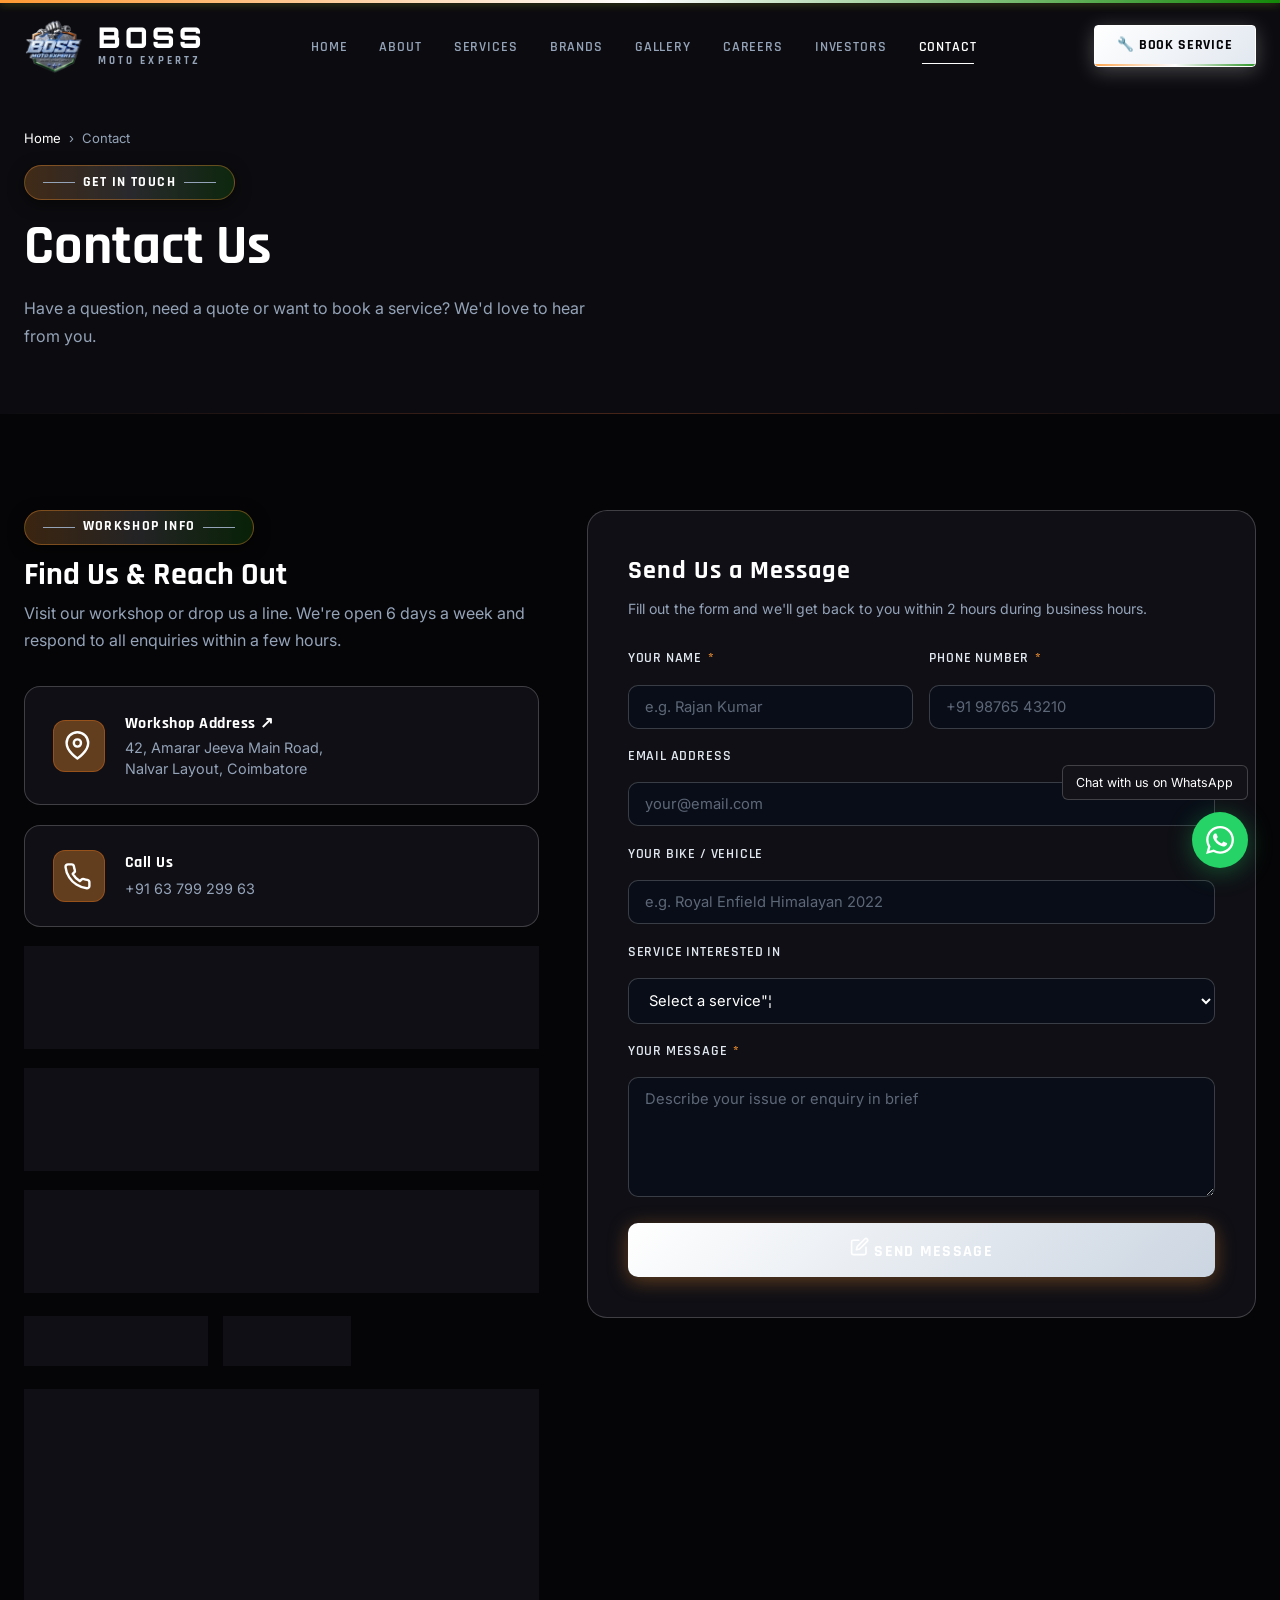
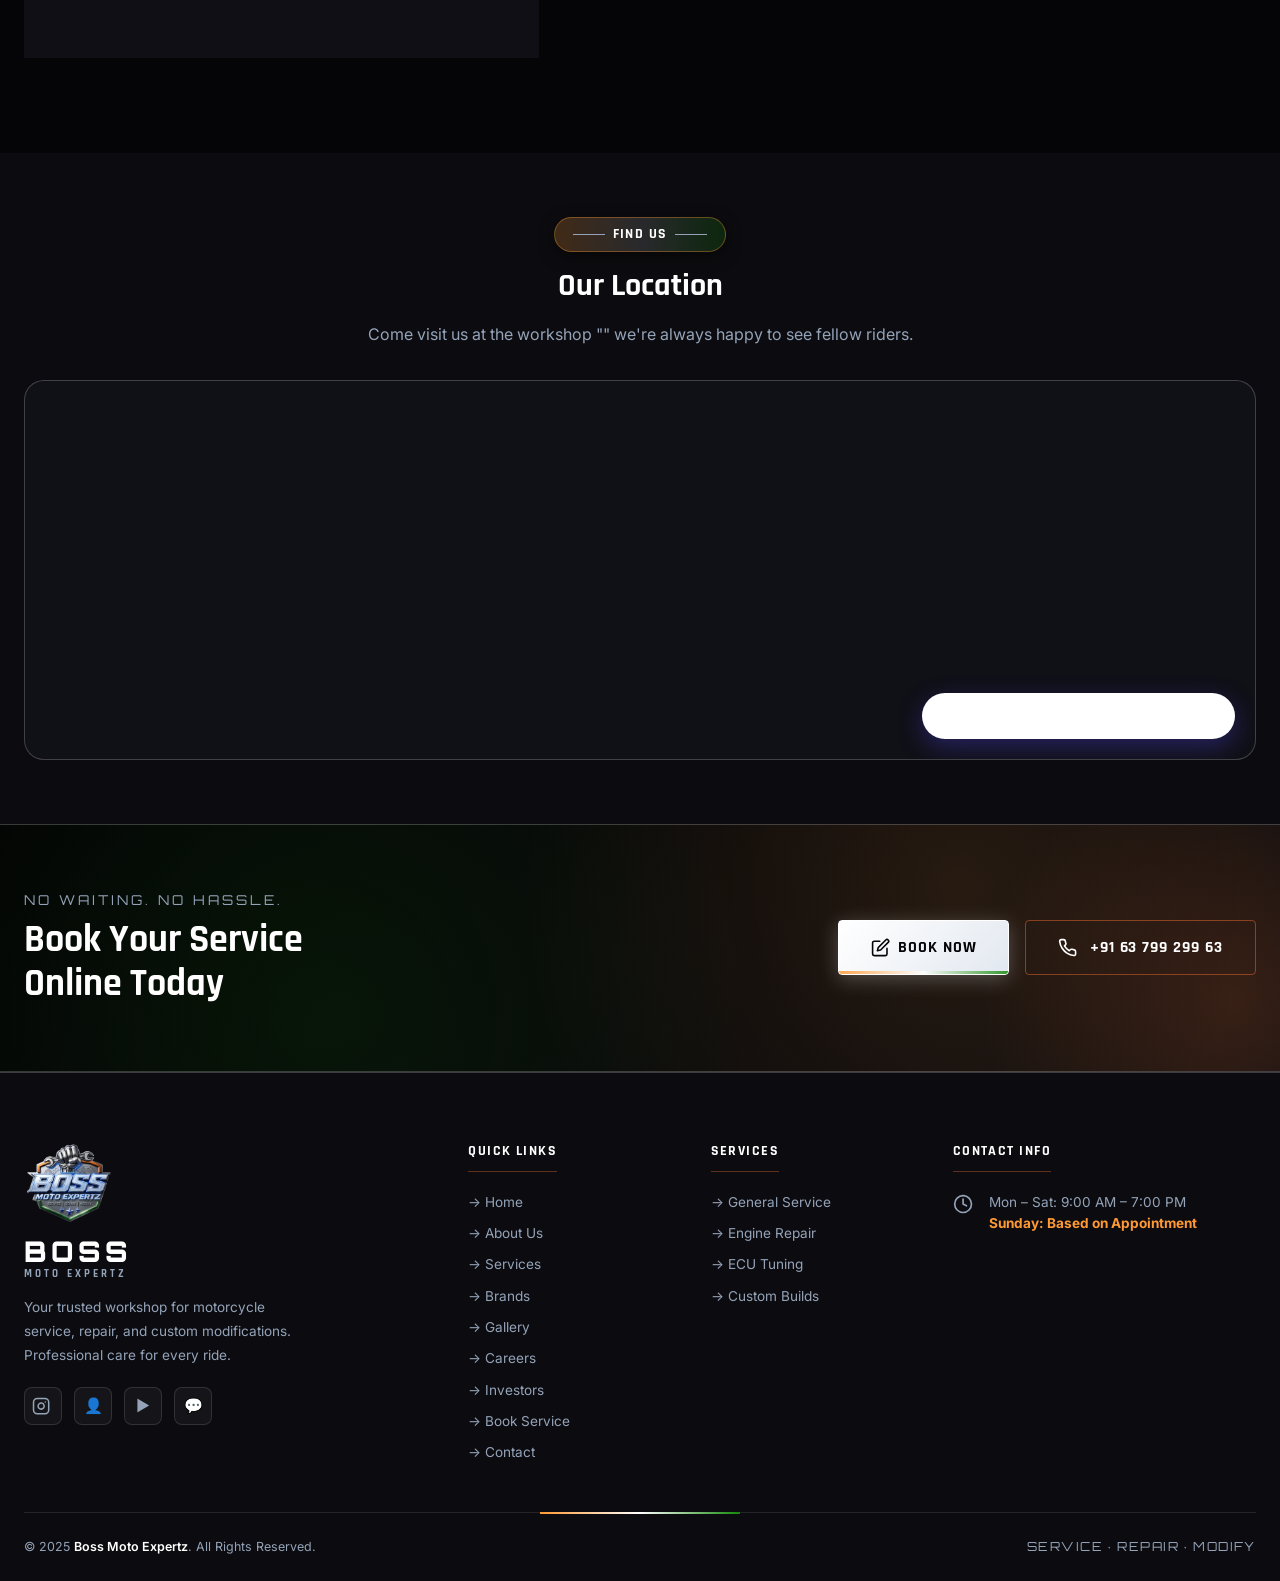
<file: contact.html>
<!DOCTYPE html>
<html lang="en">
<head>
  <meta charset="UTF-8" />
  <meta name="viewport" content="width=device-width, initial-scale=1.0" />
  <title>Contact Boss Moto Expertz | Motorcycle Workshop in Coimbatore, TN</title>
  <meta name="description" content="Visit Boss Moto Expertz at 42, Amarar Jeeva Main Road, Nalvar Layout, Coimbatore. Call +91 63 799 299 63. Open Mon-Sat 9AM-7PM, Sunday based on appointment." />
  <meta name="robots" content="index, follow" />
  <link rel="canonical" href="https://bossmotoexpertz.com/contact" />
  <meta name="keywords" content="contact Boss Moto Expertz, motorcycle service contact, workshop location, bike service enquiry" />
  <link rel="icon" href="assets/logo.png" type="image/png" />
  <link rel="stylesheet" href="css/style.css?v=108" />

  <style>

    /* ── Contact Page Extras ── */
    .contact-grid {
      display: grid;
      grid-template-columns: 1fr 1.3fr;
      gap: 3rem;
      align-items: start;
    }

    @media (max-width: 860px) {
      .contact-grid { grid-template-columns: 1fr; }
    }

    /* Info Cards */
    .contact-info-stack {
      display: flex;
      flex-direction: column;
      gap: 1.25rem;
    }

    .contact-info-card {
      background: var(--glass-bg);
      border: 1px solid var(--glass-border);
      border-radius: 16px;
      padding: 1.5rem 1.75rem;
      backdrop-filter: var(--glass-blur);
      -webkit-backdrop-filter: var(--glass-blur);
      display: flex;
      align-items: center;
      gap: 1.25rem;
      transition: border-color var(--t-fast), transform var(--t-fast), box-shadow var(--t-fast);
    }

    .contact-info-card:hover {
      border-color: var(--orange);
      transform: translateX(6px);
      box-shadow: 0 8px 24px rgba(249,115,22,0.12);
    }

    .contact-info-card .icon-wrap {
      width: 52px;
      height: 52px;
      border-radius: 12px;
      background: var(--orange-glow);
      border: 1px solid rgba(249,115,22,0.35);
      display: flex;
      align-items: center;
      justify-content: center;
      font-size: 1.5rem;
      flex-shrink: 0;
      transition: background var(--t-fast);
    }

    .contact-info-card:hover .icon-wrap {
      background: var(--grad-orange);
    }

    .contact-info-card .info-text h4 {
      font-family: var(--font-heading);
      font-size: 1rem;
      font-weight: 700;
      color: var(--white);
      letter-spacing: 0.03em;
    }

    .contact-info-card .info-text p,

    .contact-info-card .info-text a {
      font-size: 0.9rem;
      color: var(--silver-dim);
      line-height: 1.5;
      transition: color var(--t-fast);
    }

    .contact-info-card .info-text a:hover {
      color: var(--orange);
    }

    /* Hours Table */
    .hours-card {
      background: var(--glass-bg);
      border: 1px solid var(--glass-border);
      border-radius: 16px;
      padding: 1.5rem 1.75rem;
      backdrop-filter: var(--glass-blur);
      -webkit-backdrop-filter: var(--glass-blur);
    }

    .hours-card h4 {
      font-family: var(--font-heading);
      font-size: 1.1rem;
      font-weight: 700;
      color: var(--white);
      letter-spacing: 0.04em;
      margin-bottom: 1rem;
      display: flex;
      align-items: center;
      gap: 0.5rem;
    }

    .hours-table {
      width: 100%;
      border-collapse: collapse;
    }

    .hours-table tr {
      border-bottom: 1px solid var(--glass-border);
    }

    .hours-table tr:last-child {
      border-bottom: none;
    }

    .hours-table td {
      padding: 0.6rem 0;
      font-size: 0.88rem;
      color: var(--silver-dim);
    }

    .hours-table td:last-child {
      text-align: right;
      color: var(--white);
      font-weight: 600;
    }

    .hours-table .open-tag {
      display: inline-block;
      background: var(--green-glow);
      border: 1px solid rgba(34,197,94,0.35);
      color: var(--green);
      font-size: 0.68rem;
      font-weight: 700;
      letter-spacing: 0.08em;
      padding: 0.15rem 0.5rem;
      border-radius: 50px;
      margin-left: 0.5rem;
      vertical-align: middle;
    }

    /* Contact Form */
    .contact-form-wrap {
      background: var(--glass-bg);
      border: 1px solid var(--glass-border);
      border-radius: 20px;
      padding: 2.5rem;
      backdrop-filter: var(--glass-blur);
      -webkit-backdrop-filter: var(--glass-blur);
    }

    .contact-form-wrap h3 {
      font-family: var(--font-heading);
      font-size: 1.6rem;
      font-weight: 700;
      color: var(--white);
      letter-spacing: 0.04em;
      margin-bottom: 0.4rem;
    }

    .contact-form-wrap .sub {
      font-size: 0.88rem;
      color: var(--silver-dim);
      margin-bottom: 1.75rem;
    }

    .form-row {
      display: grid;
      grid-template-columns: 1fr 1fr;
      gap: 1rem;
    }

    @media (max-width: 500px) {
      .form-row { grid-template-columns: 1fr; }
    }

    .form-group {
      display: flex;
      flex-direction: column;
      gap: 0.4rem;
      margin-bottom: 1.1rem;
    }

    .form-group label {
      font-family: var(--font-heading);
      font-size: 0.85rem;
      font-weight: 600;
      letter-spacing: 0.06em;
      color: var(--silver);
      text-transform: uppercase;
    }

    .form-group label .req {
      color: var(--orange);
      margin-left: 2px;
    }

    .form-control {
      width: 100%;
      padding: 0.75rem 1rem;
      background: rgba(6,13,26,0.6);
      border: 1.5px solid var(--glass-border);
      border-radius: 10px;
      color: var(--white);
      font-size: 0.92rem;
      font-family: var(--font-body);
      transition: border-color var(--t-fast), box-shadow var(--t-fast);
      outline: none;
    }

    .form-control::placeholder { color: var(--silver-dim); opacity: 0.6; }

    .form-control:focus {
      border-color: var(--orange);
      box-shadow: 0 0 0 3px var(--orange-glow);
    }
    textarea.form-control {
      resize: vertical;
      min-height: 120px;
    }
    select.form-control option {
      background: var(--navy);
      color: var(--white);
    }

    .form-submit-contact {
      width: 100%;
      margin-top: 0.5rem;
      padding: 0.9rem;
      font-size: 1rem;
      font-family: var(--font-heading);
      font-weight: 700;
      letter-spacing: 0.08em;
      text-transform: uppercase;
      border-radius: 10px;
      cursor: pointer;
      border: none;
      background: var(--grad-orange);
      color: #fff;
      box-shadow: 0 4px 20px var(--orange-glow);
      transition: box-shadow var(--t-fast), transform var(--t-fast), opacity var(--t-fast);
    }

    .form-submit-contact:hover {
      box-shadow: 0 8px 32px rgba(249,115,22,0.45);
      transform: translateY(-2px);
    }

    .form-submit-contact:disabled {
      opacity: 0.6;
      cursor: not-allowed;
      transform: none;
    }

    /* Success state */
    .contact-success {
      display: none;
      text-align: center;
      padding: 2.5rem 1rem;
    }

    .contact-success .success-icon {
      font-size: 3.5rem;
      margin-bottom: 1rem;
    }

    .contact-success h3 {
      font-family: var(--font-heading);
      font-size: 1.8rem;
      color: var(--green);
      margin-bottom: 0.5rem;
    }

    .contact-success p {
      color: var(--silver-dim);
      font-size: 0.95rem;
    }

    /* Map Embed */
    .map-section {
      background: var(--navy);
      padding: 4rem 0 0;
    }

    .map-wrapper {
      border-radius: 20px;
      overflow: hidden;
      border: 1px solid var(--glass-border);
      height: 380px;
      position: relative;
      background: var(--glass-bg);
    }

    .map-wrapper iframe {
      width: 100%;
      height: 100%;
      border: none;
    }

    .map-direct-link {
      position: absolute;
      bottom: 1.25rem;
      right: 1.25rem;
      z-index: 10;
      background: var(--accent);
      color: #FFFFFF;
      font-family: var(--font-heading);
      font-size: 0.95rem;
      font-weight: 700;
      padding: 0.65rem 1.4rem;
      border-radius: 50px;
      box-shadow: 0 8px 24px rgba(79, 70, 229, 0.35);
      display: inline-flex;
      align-items: center;
      gap: 0.5rem;
      transition: all var(--t-mid);
      text-decoration: none;
    }

    .map-direct-link:hover {
      transform: translateY(-3px) scale(1.03);
      box-shadow: 0 12px 32px rgba(79, 70, 229, 0.5);
      background: var(--accent-dim);
      color: #FFFFFF;
    }

    .map-placeholder {
      width: 100%;
      height: 100%;
      display: flex;
      flex-direction: column;
      align-items: center;
      justify-content: center;
      gap: 1rem;
      background: linear-gradient(135deg, var(--navy-light), var(--deep-blue));
    }

    .map-placeholder .pin {
      font-size: 3rem;
    }

    .map-placeholder h4 {
      font-family: var(--font-heading);
      font-size: 1.2rem;
      color: var(--white);
    }

    .map-placeholder p {
      font-size: 0.88rem;
      color: var(--silver-dim);
      text-align: center;
    }

    .map-placeholder a {
      margin-top: 0.5rem;
    }

    /* Quick action buttons */
    .quick-actions {
      display: flex;
      gap: 1rem;
      flex-wrap: wrap;
      margin-top: 1.5rem;
    }

    .quick-action-btn {
      display: flex;
      align-items: center;
      gap: 0.6rem;
      padding: 0.75rem 1.25rem;
      border-radius: 10px;
      border: 1.5px solid var(--glass-border);
      background: var(--glass-bg);
      color: var(--white);
      font-family: var(--font-heading);
      font-size: 0.9rem;
      font-weight: 600;
      letter-spacing: 0.04em;
      text-decoration: none;
      transition: all var(--t-fast);
      cursor: pointer;
      backdrop-filter: var(--glass-blur);
    }

    .quick-action-btn:hover {
      border-color: var(--orange);
      color: var(--orange);
      background: var(--orange-glow);
      transform: translateY(-2px);
    }

    .quick-action-btn.wa {
      border-color: rgba(34,197,94,0.4);
    }

    .quick-action-btn.wa:hover {
      border-color: var(--green);
      color: var(--green);
      background: var(--green-glow);
    }
  </style>

      <!-- Open Graph / Facebook -->
  <meta property="og:type" content="website" />
  <meta property="og:url" content="https://bossmotoexpertz.com/contact" />
  <meta property="og:title" content="Contact Boss Moto Expertz | Workshop in Nalvar Layout, Coimbatore" />
  <meta property="og:description" content="Find our workshop location, phone number, and operating hours in Coimbatore. Open Mon-Sat 9AM-7PM, Sunday by appointment." />
  <meta property="og:image" content="https://bossmotoexpertz.com/contact/assets/gallery/mechanics_at_work.jpg" />
  <meta property="og:site_name" content="Boss Moto Expertz" />
  <meta property="og:locale" content="en_IN" />

  <!-- Twitter Card -->
  <meta name="twitter:card" content="summary_large_image" />
  <meta name="twitter:url" content="https://bossmotoexpertz.com/contact" />
  <meta name="twitter:title" content="Contact Boss Moto Expertz | Workshop in Nalvar Layout, Coimbatore" />
  <meta name="twitter:description" content="Find our workshop location, phone number, and operating hours in Coimbatore. Open Mon-Sat 9AM-7PM, Sunday by appointment." />
  <meta name="twitter:image" content="https://bossmotoexpertz.com/contact/assets/gallery/mechanics_at_work.jpg" />

  <!-- LocalBusiness / MotorcycleRepairShop Schema -->
  <script type="application/ld+json">
  {
    "@context": "https://schema.org",
    "@type": "MotorcycleRepairShop",
    "@id": "https://bossmotoexpertz.com/#workshop",
    "name": "Boss Moto Expertz",
    "alternateName": "Boss Moto",
    "description": "Premier motorcycle and superbike performance studio in Coimbatore. Expert service, diagnostics, periodic maintenance, engine overhauls, ECU remapping, and custom modifications for Royal Enfield, KTM, Yamaha, Kawasaki, BMW, Honda, and all major motorcycle brands.",
    "url": "https://bossmotoexpertz.com",
    "telephone": "+916379929963",
    "priceRange": "₹₹",
    "currenciesAccepted": "INR",
    "paymentAccepted": "Cash, UPI, Credit Card, Debit Card",
    "address": {
      "@type": "PostalAddress",
      "streetAddress": "42, Amarar Jeeva Main Road, Nalvar Layout",
      "addressLocality": "Coimbatore",
      "addressRegion": "Tamil Nadu",
      "addressCountry": "IN"
    },
    "geo": {
      "@type": "GeoCoordinates",
      "latitude": 11.0268,
      "longitude": 76.9634
    },
    "hasMap": "https://maps.google.com/?q=11.0268,76.9634+(Boss+Moto+Expertz+-+Coimbatore)",
    "openingHoursSpecification": [
      {
        "@type": "OpeningHoursSpecification",
        "dayOfWeek": ["Monday", "Tuesday", "Wednesday", "Thursday", "Friday", "Saturday"],
        "opens": "09:00",
        "closes": "19:00"
      },
      {
        "@type": "OpeningHoursSpecification",
        "dayOfWeek": "Sunday",
        "description": "Based on appointment only"
      }
    ],
    "areaServed": [
      {
        "@type": "City",
        "name": "Coimbatore"
      },
      {
        "@type": "AdministrativeArea",
        "name": "Kongu Region, Tamil Nadu"
      }
    ],
    "sameAs": [
      "https://www.instagram.com/boss_moto_expertz",
      "https://www.youtube.com/@Bossmotoexpertz"
    ]
  }
  </script>
</head>
<body>
  <a href="#main-content" class="skip-link">Skip to main content</a>

  <!-- NAVBAR -->
  <nav class="navbar" id="navbar" role="navigation" aria-label="Main Navigation">
    <div class="container">
      <a href="index.html" class="nav-logo" aria-label="Boss Moto Expertz Home">
        <img src="assets/logo.png" alt="Boss Moto Expertz Logo" onerror="this.style.display='none'" />
        <div class="nav-brand">
          <span class="brand-boss">BOSS</span>
          <span class="brand-sub">MOTO EXPERTZ</span>
        </div>
      </a>
      <ul class="nav-links" role="list">
        <li><a href="index.html" class="nav-link">Home</a></li>
        <li><a href="about.html" class="nav-link">About</a></li>
        <li><a href="services.html" class="nav-link">Services</a></li>
        <li><a href="brands.html" class="nav-link">Brands</a></li>
        <li><a href="gallery.html" class="nav-link">Gallery</a></li>
        <li><a href="careers.html" class="nav-link">Careers</a></li>
        <li><a href="investors.html" class="nav-link">Investors</a></li>
        <li><a href="contact.html" class="nav-link active">Contact</a></li>
      </ul>
      <a href="booking.html" class="btn btn-primary btn-sm nav-cta" id="navBookBtn">🔧 Book Service</a>
      <button class="nav-toggle" id="navToggle" aria-label="Toggle Menu" aria-expanded="false">
        <span></span><span></span><span></span>
      </button>
    </div>

  </nav>

  <!-- Mobile Menu -->
  <div class="mobile-menu" id="mobileMenu" role="dialog" aria-label="Mobile Navigation">
    <a href="index.html" class="nav-link">Home</a>
    <a href="about.html" class="nav-link">About</a>
    <a href="services.html" class="nav-link">Services</a>
    <a href="brands.html" class="nav-link">Brands</a>
    <a href="gallery.html" class="nav-link">Gallery</a>
    <a href="careers.html" class="nav-link">Careers</a>
    <a href="investors.html" class="nav-link">Investors</a>
    <a href="contact.html" class="nav-link active">Contact</a>
    <a href="booking.html" class="btn btn-primary" style="margin-top:1rem;">🔧 Book Service</a>
  </div>

  <main id="main-content" role="main">

  <!-- PAGE HERO -->
  <section class="page-hero" aria-labelledby="contactPageTitle">
    <div class="page-hero-bg"></div>
    <div class="container" style="position:relative;z-index:1;">

      <nav class="breadcrumb" aria-label="Breadcrumb">
        <a href="index.html">Home</a>
        <span class="breadcrumb-sep">&rsaquo;</span>
        <span>Contact</span>

      </nav>
      <div class="section-label">Get in Touch</div>
      <h1 class="section-title" id="contactPageTitle" style="font-size:clamp(2.2rem,5vw,3.5rem);">Contact Us</h1>
      <p class="section-subtitle">Have a question, need a quote or want to book a service? We'd love to hear from you.</p>
    </div>

  </section>

  <!-- CONTACT SECTION -->
  <section class="section-py" id="contact" style="background:var(--deep-blue);" aria-labelledby="contactTitle">
    <div class="container">
      <div class="contact-grid">

        <!-- Left: Info -->
        <div>
          <div class="section-label" style="margin-bottom:0.75rem;">Workshop Info</div>
          <h2 class="section-title" id="contactTitle" style="font-size:2rem;margin-bottom:0.5rem;">Find Us & Reach Out</h2>
          <p style="color:var(--silver-dim);margin-bottom:2rem;line-height:1.7;">
            Visit our workshop or drop us a line. We're open 6 days a week and respond to all enquiries within a few hours.
          </p>
          <div class="contact-info-stack">
            <a href="https://maps.google.com/?q=11.0268,76.9634+(Boss+Moto+Expertz+-+42+Amarar+Jeeva+Main+Road+Coimbatore)" target="_blank" rel="noopener noreferrer" class="contact-info-card reveal" style="text-decoration:none;">
              <div class="icon-wrap"><svg xmlns="http://www.w3.org/2000/svg" width="1.2em" height="1.2em" viewBox="0 0 24 24" fill="none" stroke="currentColor" stroke-width="2" stroke-linecap="round" stroke-linejoin="round" style="vertical-align:-0.125em; margin-right:4px;"><path d="M21 10c0 7-9 13-9 13s-9-6-9-13a9 9 0 0 1 18 0z"></path><circle cx="12" cy="10" r="3"></circle></svg></div>
              <div class="info-text">
                <h4>Workshop Address &#8599;</h4>
                <p>42, Amarar Jeeva Main Road,<br>Nalvar Layout, Coimbatore</p>
              </div>
            </a>
            <div class="contact-info-card reveal reveal-delay-1">
              <div class="icon-wrap"><svg xmlns="http://www.w3.org/2000/svg" width="1.2em" height="1.2em" viewBox="0 0 24 24" fill="none" stroke="currentColor" stroke-width="2" stroke-linecap="round" stroke-linejoin="round" style="vertical-align:-0.125em; margin-right:4px;"><path d="M22 16.92v3a2 2 0 0 1-2.18 2 19.79 19.79 0 0 1-8.63-3.07 19.5 19.5 0 0 1-6-6 19.79 19.79 0 0 1-3.07-8.67A2 2 0 0 1 4.11 2h3a2 2 0 0 1 2 1.72 12.84 12.84 0 0 0 .7 2.81 2 2 0 0 1-.45 2.11L8.09 9.91a16 16 0 0 0 6 6l1.27-1.27a2 2 0 0 1 2.11-.45 12.84 12.84 0 0 0 2.81.7A2 2 0 0 1 22 16.92z"></path></svg></div>
              <div class="info-text">
                <h4>Call Us</h4>
                <a href="tel:+916379929963">+91 63 799 299 63</a>
              </div>
            </div>
            <div class="contact-info-card reveal reveal-delay-2">
              <div class="icon-wrap"><svg xmlns="http://www.w3.org/2000/svg" width="1.2em" height="1.2em" viewBox="0 0 24 24" fill="none" stroke="currentColor" stroke-width="2" stroke-linecap="round" stroke-linejoin="round" style="vertical-align:-0.125em; margin-right:4px;"><path d="M21 11.5a8.38 8.38 0 0 1-.9 3.8 8.5 8.5 0 0 1-7.6 4.7 8.38 8.38 0 0 1-3.8-.9L3 21l1.9-5.7a8.38 8.38 0 0 1-.9-3.8 8.5 8.5 0 0 1 4.7-7.6 8.38 8.38 0 0 1 3.8-.9h.5a8.48 8.48 0 0 1 8 8v.5z"></path></svg></div>
              <div class="info-text">
                <h4>WhatsApp</h4>
                <a href="https://wa.me/916379929963" target="_blank" rel="noopener">+91 63 799 299 63</a>
              </div>
            </div>
            <div class="contact-info-card reveal reveal-delay-3">
              <div class="icon-wrap"><svg xmlns="http://www.w3.org/2000/svg" width="1.2em" height="1.2em" viewBox="0 0 24 24" fill="none" stroke="currentColor" stroke-width="2" stroke-linecap="round" stroke-linejoin="round" style="vertical-align:-0.125em; margin-right:4px;"><rect x="2" y="2" width="20" height="20" rx="5" ry="5"></rect><path d="M16 11.37A4 4 0 1 1 12.63 8 4 4 0 0 1 16 11.37z"></path><line x1="17.5" y1="6.5" x2="17.51" y2="6.5"></line></svg></div>
              <div class="info-text">
                <h4>Instagram</h4>
                <a href="https://www.instagram.com/boss_moto_expertz" target="_blank" rel="noopener">@boss_moto_expertz</a>
              </div>
            </div>
            <div class="contact-info-card reveal reveal-delay-4">
              <div class="icon-wrap"><svg xmlns="http://www.w3.org/2000/svg" width="1.2em" height="1.2em" viewBox="0 0 24 24" fill="none" stroke="currentColor" stroke-width="2" stroke-linecap="round" stroke-linejoin="round" style="vertical-align:-0.125em; margin-right:4px;"><path d="M22.54 6.42a2.78 2.78 0 0 0-1.94-2C18.88 4 12 4 12 4s-6.88 0-8.6.46a2.78 2.78 0 0 0-1.94 2A29 29 0 0 0 1 11.75a29 29 0 0 0 .46 5.33 2.78 2.78 0 0 0 1.94 2c1.72.46 8.6.46 8.6.46s6.88 0 8.6-.46a2.78 2.78 0 0 0 1.94-2 29 29 0 0 0 .46-5.33 29 29 0 0 0-.46-5.33z"></path><polygon points="9.75 15.02 15.5 11.75 9.75 8.48 9.75 15.02"></polygon></svg></div>
              <div class="info-text">
                <h4>YouTube</h4>
                <a href="https://www.youtube.com/@Bossmotoexpertz" target="_blank" rel="noopener">@Bossmotoexpertz</a>
              </div>
            </div>
          </div>

          <!-- Quick Actions -->
          <div class="quick-actions reveal reveal-delay-5">
            <a href="booking.html" class="quick-action-btn" id="callNowBtn">
              <svg xmlns="http://www.w3.org/2000/svg" width="1.2em" height="1.2em" viewBox="0 0 24 24" fill="none" stroke="currentColor" stroke-width="2" stroke-linecap="round" stroke-linejoin="round" style="vertical-align:-0.125em; margin-right:4px;"><path d="M22 16.92v3a2 2 0 0 1-2.18 2 19.79 19.79 0 0 1-8.63-3.07 19.5 19.5 0 0 1-6-6 19.79 19.79 0 0 1-3.07-8.67A2 2 0 0 1 4.11 2h3a2 2 0 0 1 2 1.72 12.84 12.84 0 0 0 .7 2.81 2 2 0 0 1-.45 2.11L8.09 9.91a16 16 0 0 0 6 6l1.27-1.27a2 2 0 0 1 2.11-.45 12.84 12.84 0 0 0 2.81.7A2 2 0 0 1 22 16.92z"></path></svg> +91 63 799 299 63
            </a>
            <a href="https://wa.me/916379929963" target="_blank" rel="noopener" class="quick-action-btn wa" id="whatsappContactBtn">
              💬 WhatsApp
            </a>
          </div>

          <!-- Hours -->
          <div class="hours-card reveal reveal-delay-5" style="margin-top:1.5rem;">
            <h4>🕐 Workshop Hours</h4>
            <table class="hours-table">
              <tbody>
                <tr>
                  <td>Monday – Friday</td>
                  <td>9:00 AM – 7:00 PM <span class="open-tag">OPEN</span></td>
                </tr>
                <tr>
                  <td>Saturday</td>
                  <td>9:00 AM – 7:00 PM <span class="open-tag">OPEN</span></td>
                </tr>
                <tr>
                  <td>Sunday</td>
                  <td>Based on Appointment <span class="appointment-tag" style="background:rgba(250,114,50,0.15);color:var(--orange);padding:3px 9px;border-radius:4px;font-size:0.75rem;font-weight:700;margin-left:6px;border:1px solid rgba(250,114,50,0.35);">BY APPOINTMENT</span></td>
                </tr>
                <tr>
                  <td>Public Holidays</td>
                  <td>Based on Appointment <span class="appointment-tag" style="background:rgba(250,114,50,0.15);color:var(--orange);padding:3px 9px;border-radius:4px;font-size:0.75rem;font-weight:700;margin-left:6px;border:1px solid rgba(250,114,50,0.35);">BY APPOINTMENT</span></td>
                </tr>
              </tbody>
            </table>
          </div>
        </div>

        <!-- /Left -->
        <!-- Right: Form -->
        <div class="contact-form-wrap reveal reveal-delay-2">
          <h3>Send Us a Message</h3>
          <p class="sub">Fill out the form and we'll get back to you within 2 hours during business hours.</p>
          <form id="contactForm" novalidate aria-label="Contact Form">
            <div class="form-row">
              <div class="form-group">
                <label for="contactName">Your Name <span class="req">*</span></label>
                <input type="text" id="contactName" name="name" class="form-control" placeholder="e.g. Rajan Kumar" required autocomplete="name" />
              </div>
              <div class="form-group">
                <label for="contactPhone">Phone Number <span class="req">*</span></label>
                <input type="tel" id="contactPhone" name="phone" class="form-control" placeholder="+91 98765 43210" required autocomplete="tel" />
              </div>
            </div>
            <div class="form-group">
              <label for="contactEmail">Email Address</label>
              <input type="email" id="contactEmail" name="email" class="form-control" placeholder="your@email.com" autocomplete="email" />
            </div>
            <div class="form-group">
              <label for="contactBike">Your Bike / Vehicle</label>
              <input type="text" id="contactBike" name="bike" class="form-control" placeholder="e.g. Royal Enfield Himalayan 2022" />
            </div>
            <div class="form-group">
              <label for="contactService">Service Interested In</label>
              <select id="contactService" name="service" class="form-control">
                <option value="" disabled selected>Select a service"¦</option>
                <option value="general">General Service / Maintenance</option>
                <option value="engine">Engine Repair / Overhaul</option>
                <option value="brakes">Brake Service</option>
                <option value="suspension">Suspension Work</option>
                <option value="ecu">ECU Tuning / Performance</option>
                <option value="custom">Custom Modification</option>
                <option value="paint">Bike Painting</option>
                <option value="detailing">Detailing / Wash</option>
                <option value="other">Other / Not Sure</option>
              </select>
            </div>
            <div class="form-group">
              <label for="contactMessage">Your Message <span class="req">*</span></label>
              <textarea id="contactMessage" name="message" class="form-control" placeholder="Describe your issue or enquiry in brief"¦" required></textarea>
            </div>
            <button type="submit" class="form-submit-contact" id="contactSubmitBtn">
              <svg xmlns="http://www.w3.org/2000/svg" width="1.2em" height="1.2em" viewBox="0 0 24 24" fill="none" stroke="currentColor" stroke-width="2" stroke-linecap="round" stroke-linejoin="round" class="premium-icon"><path d="M11 4H4a2 2 0 0 0-2 2v14a2 2 0 0 0 2 2h14a2 2 0 0 0 2-2v-7"></path><path d="M18.5 2.5a2.121 2.121 0 0 1 3 3L12 15l-4 1 1-4 9.5-9.5z"></path></svg> Send Message
            </button>
          </form>
          <div class="contact-success" id="contactSuccess" role="status">
            <div class="success-icon">✅</div>
            <h3>Message Sent!</h3>
            <p>Thanks for reaching out. We'll get back to you within 2 hours during business hours.</p>
            <a href="booking.html" class="btn btn-primary" style="margin-top:1.5rem;display:inline-flex;"><svg xmlns="http://www.w3.org/2000/svg" width="1.2em" height="1.2em" viewBox="0 0 24 24" fill="none" stroke="currentColor" stroke-width="2" stroke-linecap="round" stroke-linejoin="round" class="premium-icon"><path d="M11 4H4a2 2 0 0 0-2 2v14a2 2 0 0 0 2 2h14a2 2 0 0 0 2-2v-7"></path><path d="M18.5 2.5a2.121 2.121 0 0 1 3 3L12 15l-4 1 1-4 9.5-9.5z"></path></svg> Book a Service Instead</a>
          </div>
        </div>

        <!-- /Right -->
      </div>
    </div>

  </section>

  <!-- MAP SECTION -->
  <section class="map-section" id="location" aria-label="Workshop Location">
    <div class="container">
      <div class="section-header text-center reveal" style="margin-bottom:2rem;">
        <div class="section-label">Find Us</div>
        <h2 class="section-title" style="font-size:2rem;">Our Location</h2>
        <p class="section-subtitle" style="margin:0 auto;">Come visit us at the workshop "" we're always happy to see fellow riders.</p>
      </div>
      <div class="map-wrapper reveal">
        <iframe 
          src="https://maps.google.com/maps?q=11.0268,76.9634+(Boss+Moto+Expertz+-+42+Amarar+Jeeva+Main+Road+Nalvar+Layout+Rathinapuri+Coimbatore)&t=&z=16&ie=UTF8&iwloc=B&output=embed" 
          width="100%" 
          height="100%" 
          style="border:0;" 
          allowfullscreen="" 
          loading="lazy" 
          referrerpolicy="no-referrer-when-downgrade"
          title="Boss Moto Expertz Location Map">
        </iframe>
        <a href="https://maps.google.com/?q=11.0268,76.9634+(Boss+Moto+Expertz+-+Coimbatore)" target="_blank" rel="noopener noreferrer" class="map-direct-link" id="openGoogleMapsBtn">
          <svg xmlns="http://www.w3.org/2000/svg" width="1.2em" height="1.2em" viewBox="0 0 24 24" fill="none" stroke="currentColor" stroke-width="2" stroke-linecap="round" stroke-linejoin="round" class="premium-icon"><path d="M11 4H4a2 2 0 0 0-2 2v14a2 2 0 0 0 2 2h14a2 2 0 0 0 2-2v-7"></path><path d="M18.5 2.5a2.121 2.121 0 0 1 3 3L12 15l-4 1 1-4 9.5-9.5z"></path></svg> Open in Google Maps / Get Directions &#8599;
        </a>
      </div>
    </div>
    <div style="height:4rem;"></div>

  </section>

  <!-- CTA -->
  <section class="cta-section" aria-label="Call to Action">
    <div class="container">
      <div class="cta-inner">
        <div class="cta-text reveal">
          <div class="tagline">No waiting. No hassle.</div>
          <h2>Book Your Service<br>Online Today</h2>
        </div>
        <div class="cta-actions reveal reveal-delay-2">
          <a href="booking.html" class="btn btn-primary" id="contactCtaBook"><svg xmlns="http://www.w3.org/2000/svg" width="1.2em" height="1.2em" viewBox="0 0 24 24" fill="none" stroke="currentColor" stroke-width="2" stroke-linecap="round" stroke-linejoin="round" class="premium-icon"><path d="M11 4H4a2 2 0 0 0-2 2v14a2 2 0 0 0 2 2h14a2 2 0 0 0 2-2v-7"></path><path d="M18.5 2.5a2.121 2.121 0 0 1 3 3L12 15l-4 1 1-4 9.5-9.5z"></path></svg> Book Now</a>
          <a href="booking.html" class="btn btn-outline" id="contactCtaCall"><svg xmlns="http://www.w3.org/2000/svg" width="1.2em" height="1.2em" viewBox="0 0 24 24" fill="none" stroke="currentColor" stroke-width="2" stroke-linecap="round" stroke-linejoin="round" style="vertical-align:-0.125em; margin-right:4px;"><path d="M22 16.92v3a2 2 0 0 1-2.18 2 19.79 19.79 0 0 1-8.63-3.07 19.5 19.5 0 0 1-6-6 19.79 19.79 0 0 1-3.07-8.67A2 2 0 0 1 4.11 2h3a2 2 0 0 1 2 1.72 12.84 12.84 0 0 0 .7 2.81 2 2 0 0 1-.45 2.11L8.09 9.91a16 16 0 0 0 6 6l1.27-1.27a2 2 0 0 1 2.11-.45 12.84 12.84 0 0 0 2.81.7A2 2 0 0 1 22 16.92z"></path></svg> +91 63 799 299 63</a>
        </div>
      </div>
    </div>

  </section>

  <!-- FOOTER -->
  </main>

  <footer role="contentinfo">
    <div class="container">
      <div class="footer-grid">
        <div class="footer-brand">
          <img src="assets/logo.png" alt="Boss Moto Expertz" onerror="this.style.display='none'" />
          <div class="nav-brand" style="margin-bottom:1rem;">
            <span class="brand-boss">BOSS</span>
            <span class="brand-sub">MOTO EXPERTZ</span>
          </div>
          <p>Your trusted workshop for motorcycle service, repair, and custom modifications. Professional care for every ride.</p>
          <div class="footer-social">
            <a href="https://www.instagram.com/boss_moto_expertz" target="_blank" rel="noopener" class="social-link" aria-label="Instagram"><svg xmlns="http://www.w3.org/2000/svg" width="1.2em" height="1.2em" viewBox="0 0 24 24" fill="none" stroke="currentColor" stroke-width="2" stroke-linecap="round" stroke-linejoin="round" style="vertical-align:-0.125em; margin-right:4px;"><rect x="2" y="2" width="20" height="20" rx="5" ry="5"></rect><path d="M16 11.37A4 4 0 1 1 12.63 8 4 4 0 0 1 16 11.37z"></path><line x1="17.5" y1="6.5" x2="17.51" y2="6.5"></line></svg></a>
            <a href="https://www.facebook.com/Bossmotoexpertz" target="_blank" rel="noopener" class="social-link" aria-label="Facebook">👤</a>
            <a href="https://www.youtube.com/@Bossmotoexpertz" target="_blank" rel="noopener" class="social-link" aria-label="YouTube">▶️</a>
            <a href="https://wa.me/916379929963" target="_blank" rel="noopener" class="social-link" aria-label="WhatsApp">💬</a>
          </div>
        </div>
        <div class="footer-col">
          <h4>Quick Links</h4>
          <ul>
            <li><a href="index.html">&rarr; Home</a></li>
            <li><a href="about.html">&rarr; About Us</a></li>
            <li><a href="services.html">&rarr; Services</a></li>
            <li><a href="brands.html">&rarr; Brands</a></li>
            <li><a href="gallery.html">&rarr; Gallery</a></li>
            <li><a href="careers.html">&rarr; Careers</a></li>
            <li><a href="investors.html">&rarr; Investors</a></li>
            <li><a href="booking.html">&rarr; Book Service</a></li>
            <li><a href="contact.html">&rarr; Contact</a></li>
          </ul>
        </div>
        <div class="footer-col">
          <h4>Services</h4>
          <ul>
            <li><a href="services.html#maintenance">&rarr; General Service</a></li>
            <li><a href="services.html#repairs">&rarr; Engine Repair</a></li>
            <li><a href="services.html#performance">&rarr; ECU Tuning</a></li>
            <li><a href="services.html#modifications">&rarr; Custom Builds</a></li>
          </ul>
        </div>
        <div class="footer-col">
          <h4>Contact Info</h4>
          <div class="footer-contact-item"><span class="icon"><svg xmlns="http://www.w3.org/2000/svg" width="1.2em" height="1.2em" viewBox="0 0 24 24" fill="none" stroke="currentColor" stroke-width="2" stroke-linecap="round" stroke-linejoin="round" style="vertical-align:-0.125em; margin-right:4px;"><circle cx="12" cy="12" r="10"></circle><polyline points="12 6 12 12 16 14"></polyline></svg></span><span>Mon – Sat: 9:00 AM – 7:00 PM<br><strong style="color:var(--orange);">Sunday: Based on Appointment</strong></span></div>
        </div>
      </div>
      <div class="footer-bottom">
        <p>© 2025 <span class="tagline">Boss Moto Expertz</span>. All Rights Reserved.</p>
        <p class="footer-tagline">SERVICE · REPAIR · MODIFY</p>
      </div>
    </div>
  </footer>

  <!-- Floating WhatsApp -->
  <div class="whatsapp-float" aria-label="WhatsApp Chat">
    <div class="whatsapp-tooltip">Chat with us on WhatsApp</div>
    <a href="https://wa.me/916379929963" target="_blank" rel="noopener noreferrer" class="whatsapp-btn" id="whatsappBtn" aria-label="Contact on WhatsApp">
      <svg viewBox="0 0 24 24" xmlns="http://www.w3.org/2000/svg">
        <path d="M17.472 14.382c-.297-.149-1.758-.867-2.03-.967-.273-.099-.471-.148-.67.15-.197.297-.767.966-.94 1.164-.173.199-.347.223-.644.075-.297-.15-1.255-.463-2.39-1.475-.883-.788-1.48-1.761-1.653-2.059-.173-.297-.018-.458.13-.606.134-.133.298-.347.446-.52.149-.174.198-.298.298-.497.099-.198.05-.371-.025-.52-.075-.149-.669-1.612-.916-2.207-.242-.579-.487-.5-.669-.51-.173-.008-.371-.01-.57-.01-.198 0-.52.074-.792.372-.272.297-1.04 1.016-1.04 2.479 0 1.462 1.065 2.875 1.213 3.074.149.198 2.096 3.2 5.077 4.487.709.306 1.262.489 1.694.625.712.227 1.36.195 1.871.118.571-.085 1.758-.719 2.006-1.413.248-.694.248-1.289.173-1.413-.074-.124-.272-.198-.57-.347m-5.421 7.403h-.004a9.87 9.87 0 01-5.031-1.378l-.361-.214-3.741.982.998-3.648-.235-.374a9.86 9.86 0 01-1.51-5.26c.001-5.45 4.436-9.884 9.888-9.884 2.64 0 5.122 1.03 6.988 2.898a9.825 9.825 0 012.893 6.994c-.003 5.45-4.437 9.884-9.885 9.884m8.413-18.297A11.815 11.815 0 0012.05 0C5.495 0 .16 5.335.157 11.892c0 2.096.547 4.142 1.588 5.945L.057 24l6.305-1.654a11.882 11.882 0 005.683 1.448h.005c6.554 0 11.89-5.335 11.893-11.893a11.821 11.821 0 00-3.48-8.413z"/>
      </svg>
    </a>
  </div>
  <button class="back-to-top" id="backToTop" aria-label="Back to top">&uarr;</button>

  <script src="js/main.js?v=108"></script>

  <script>

    // Contact Form Handler
    (function () {
      const form = document.getElementById('contactForm');
      const successDiv = document.getElementById('contactSuccess');
      if (!form) return;
      form.addEventListener('submit', function (e) {
        e.preventDefault();
        const btn = document.getElementById('contactSubmitBtn');
        btn.textContent = 'Sending"¦';
        btn.disabled = true;
        setTimeout(() => {
          form.style.display = 'none';
          if (successDiv) successDiv.style.display = 'block';
        }, 1200);
      });
    })();
  </script>
</body>
</html>
</file>
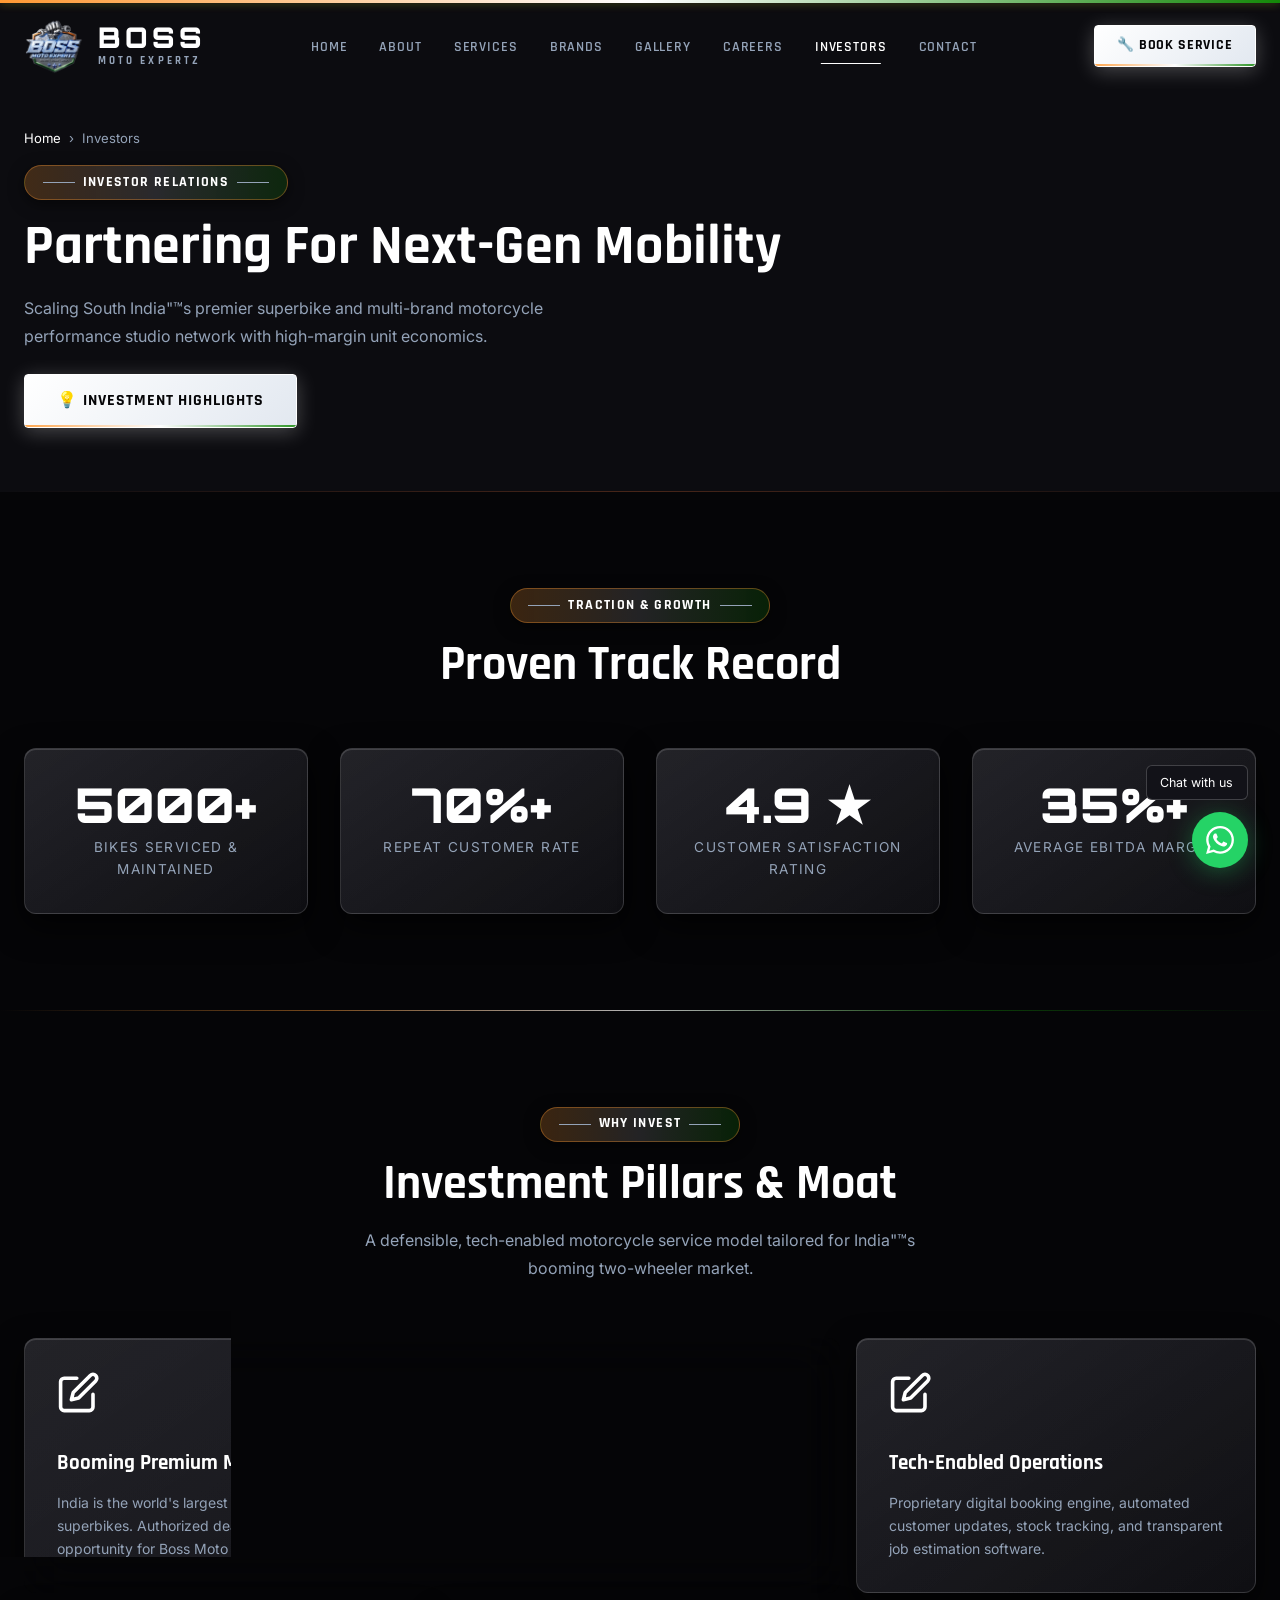
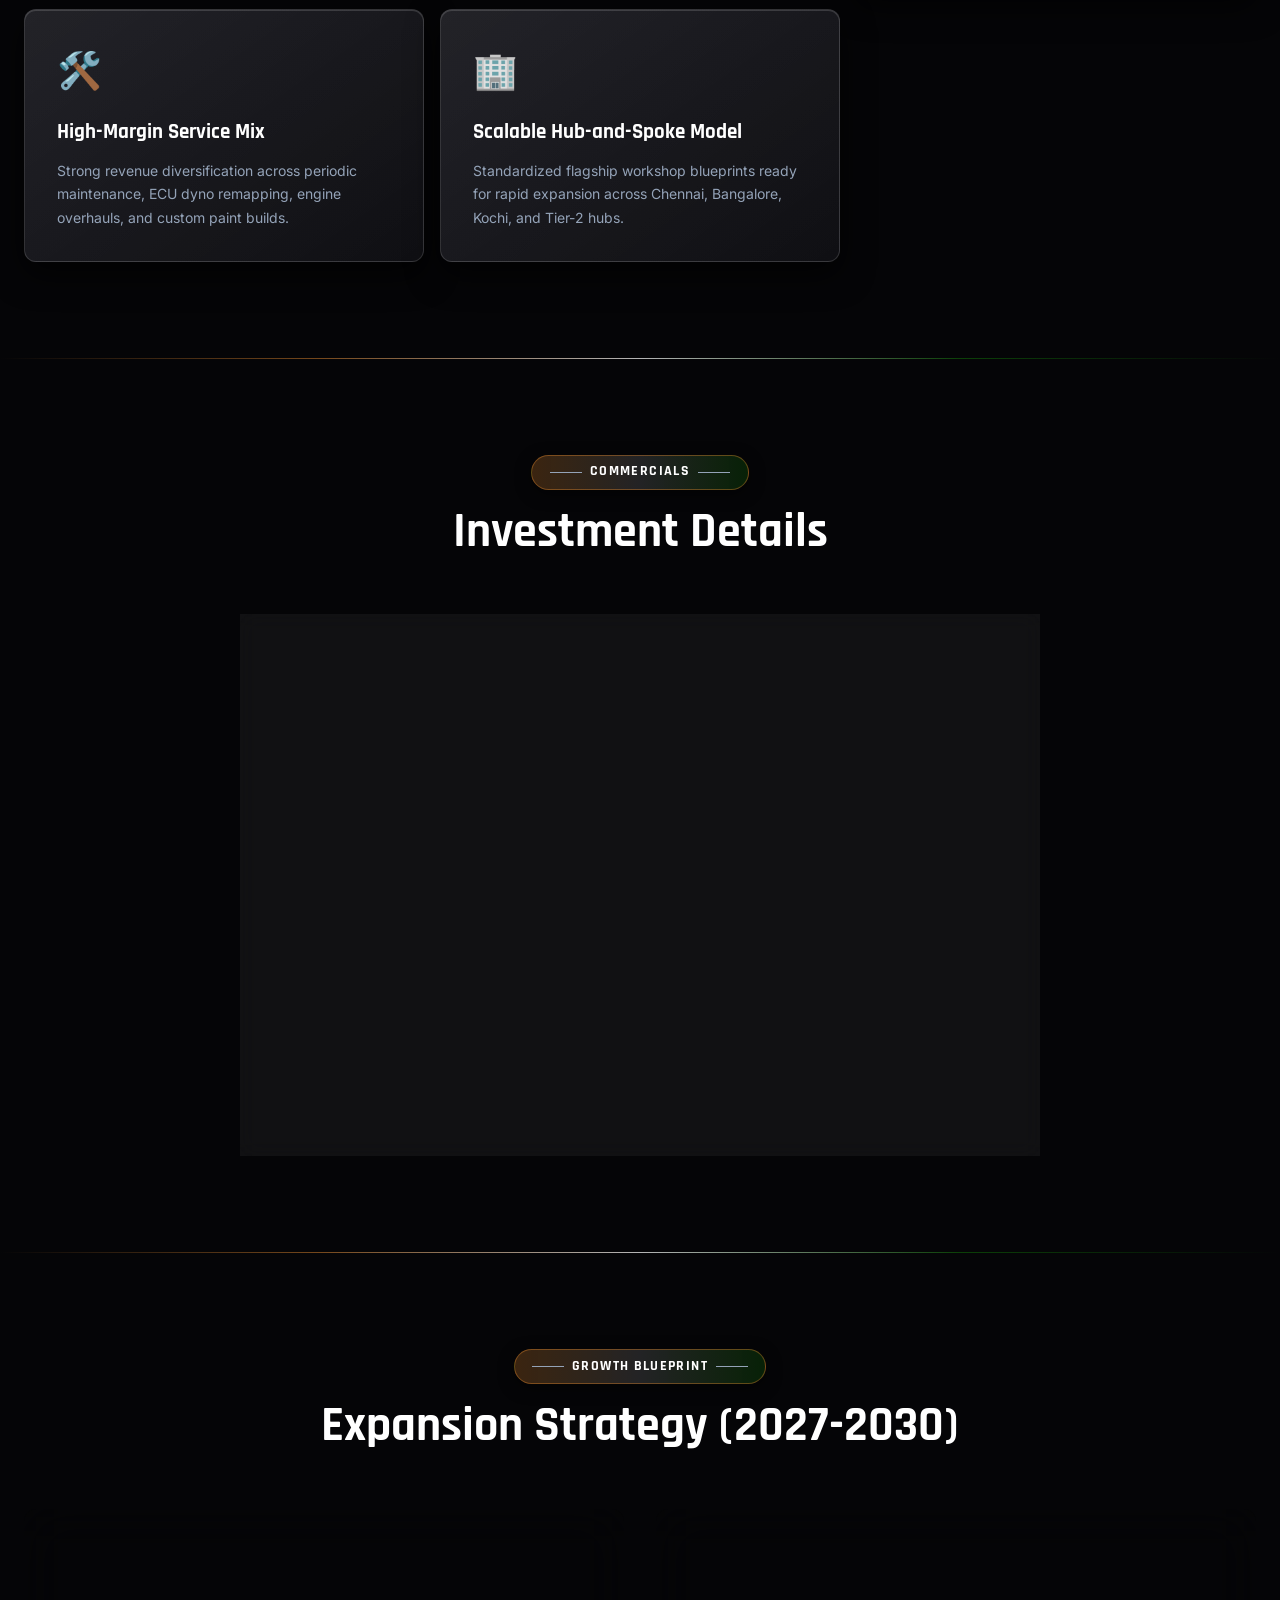
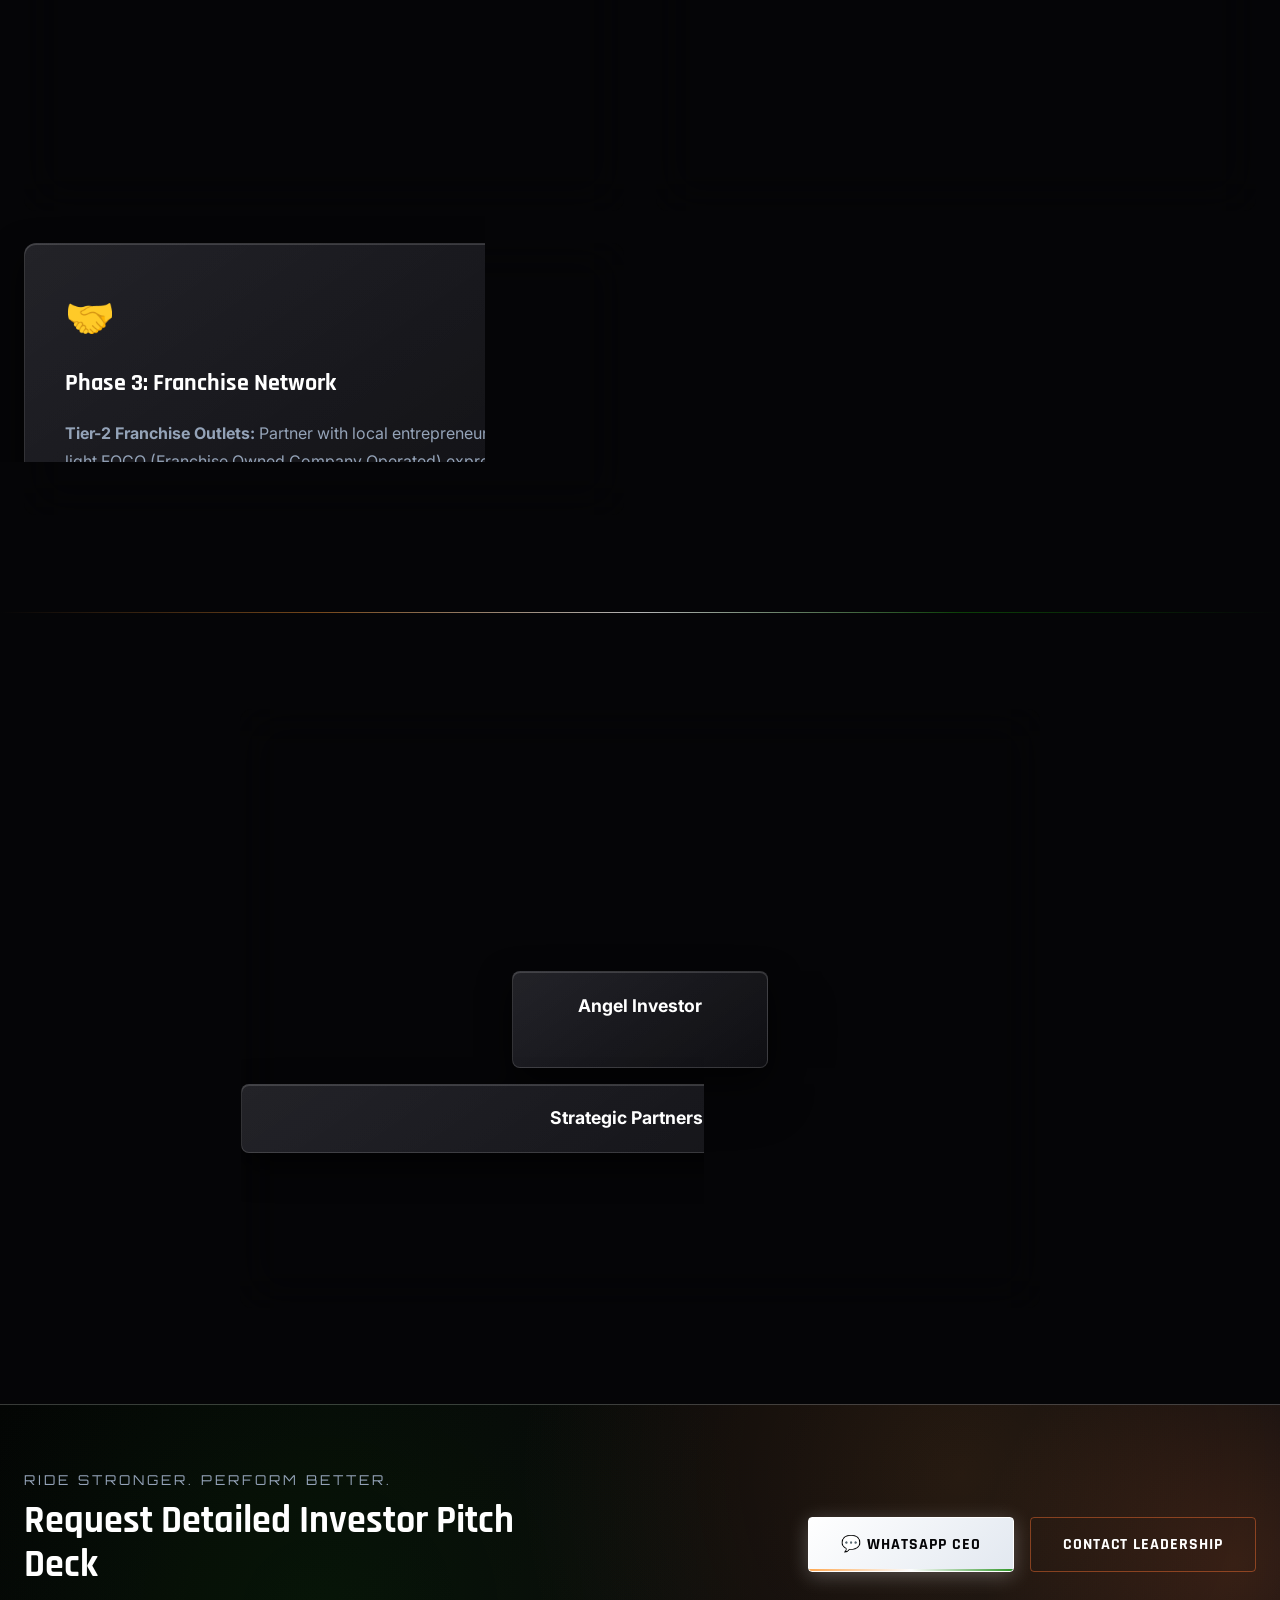
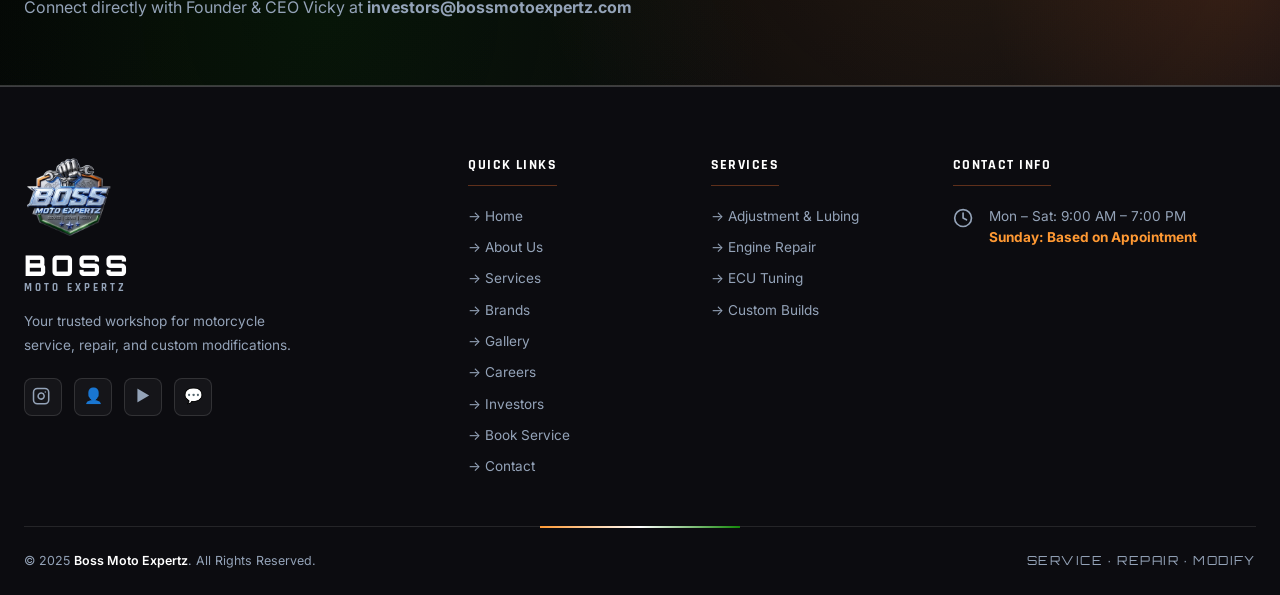
<file: investors.html>
<!DOCTYPE html>
<html lang="en">
<head>
  <meta charset="UTF-8" />
  <meta name="viewport" content="width=device-width, initial-scale=1.0" />
  <title>Investors & Partnering | Boss Moto Expertz - Coimbatore & South India</title>
  <meta name="description" content="Partner with Boss Moto Expertz. Scaling premium motorcycle and superbike performance studio centers across Coimbatore and South India." />
  <meta name="robots" content="index, follow" />
  <link rel="canonical" href="https://bossmotoexpertz.com/investors" />
  <link rel="icon" href="assets/logo.png" type="image/png" />
  <link rel="stylesheet" href="css/style.css?v=108" />

      <!-- Open Graph / Facebook -->
  <meta property="og:type" content="website" />
  <meta property="og:url" content="https://bossmotoexpertz.com/investors" />
  <meta property="og:title" content="Investor & Franchise Opportunities | Boss Moto Expertz Coimbatore" />
  <meta property="og:description" content="Scale next-generation motorcycle and superbike performance studios across Coimbatore and South India." />
  <meta property="og:image" content="https://bossmotoexpertz.com/investors/assets/gallery/tool_station.jpg" />
  <meta property="og:site_name" content="Boss Moto Expertz" />
  <meta property="og:locale" content="en_IN" />

  <!-- Twitter Card -->
  <meta name="twitter:card" content="summary_large_image" />
  <meta name="twitter:url" content="https://bossmotoexpertz.com/investors" />
  <meta name="twitter:title" content="Investor & Franchise Opportunities | Boss Moto Expertz Coimbatore" />
  <meta name="twitter:description" content="Scale next-generation motorcycle and superbike performance studios across Coimbatore and South India." />
  <meta name="twitter:image" content="https://bossmotoexpertz.com/investors/assets/gallery/tool_station.jpg" />

  <!-- LocalBusiness / MotorcycleRepairShop Schema -->
  <script type="application/ld+json">
  {
    "@context": "https://schema.org",
    "@type": "MotorcycleRepairShop",
    "@id": "https://bossmotoexpertz.com/#workshop",
    "name": "Boss Moto Expertz",
    "alternateName": "Boss Moto",
    "description": "Premier motorcycle and superbike performance studio in Coimbatore. Expert service, diagnostics, periodic maintenance, engine overhauls, ECU remapping, and custom modifications for Royal Enfield, KTM, Yamaha, Kawasaki, BMW, Honda, and all major motorcycle brands.",
    "url": "https://bossmotoexpertz.com",
    "telephone": "+916379929963",
    "priceRange": "₹₹",
    "currenciesAccepted": "INR",
    "paymentAccepted": "Cash, UPI, Credit Card, Debit Card",
    "address": {
      "@type": "PostalAddress",
      "streetAddress": "42, Amarar Jeeva Main Road, Nalvar Layout",
      "addressLocality": "Coimbatore",
      "addressRegion": "Tamil Nadu",
      "addressCountry": "IN"
    },
    "geo": {
      "@type": "GeoCoordinates",
      "latitude": 11.0268,
      "longitude": 76.9634
    },
    "hasMap": "https://maps.google.com/?q=11.0268,76.9634+(Boss+Moto+Expertz+-+Coimbatore)",
    "openingHoursSpecification": [
      {
        "@type": "OpeningHoursSpecification",
        "dayOfWeek": ["Monday", "Tuesday", "Wednesday", "Thursday", "Friday", "Saturday"],
        "opens": "09:00",
        "closes": "19:00"
      },
      {
        "@type": "OpeningHoursSpecification",
        "dayOfWeek": "Sunday",
        "description": "Based on appointment only"
      }
    ],
    "areaServed": [
      {
        "@type": "City",
        "name": "Coimbatore"
      },
      {
        "@type": "AdministrativeArea",
        "name": "Kongu Region, Tamil Nadu"
      }
    ],
    "sameAs": [
      "https://www.instagram.com/boss_moto_expertz",
      "https://www.youtube.com/@Bossmotoexpertz"
    ]
  }
  </script>
</head>
<body>
  <a href="#main-content" class="skip-link">Skip to main content</a>

  <!-- NAVBAR -->
  <nav class="navbar" id="navbar" role="navigation" aria-label="Main Navigation">
    <div class="container">
      <a href="index.html" class="nav-logo">
        <img src="assets/logo.png" alt="Boss Moto Expertz Logo" onerror="this.style.display='none'" />
        <div class="nav-brand">
          <span class="brand-boss">BOSS</span>
          <span class="brand-sub">MOTO EXPERTZ</span>
        </div>
      </a>
      <ul class="nav-links" role="list">
        <li><a href="index.html" class="nav-link">Home</a></li>
        <li><a href="about.html" class="nav-link">About</a></li>
        <li><a href="services.html" class="nav-link">Services</a></li>
        <li><a href="brands.html" class="nav-link">Brands</a></li>
        <li><a href="gallery.html" class="nav-link">Gallery</a></li>
        <li><a href="careers.html" class="nav-link">Careers</a></li>
        <li><a href="investors.html" class="nav-link active">Investors</a></li>
        <li><a href="contact.html" class="nav-link">Contact</a></li>
      </ul>
      <a href="booking.html" class="btn btn-primary btn-sm nav-cta">🔧 Book Service</a>
      <button class="nav-toggle" id="navToggle" aria-label="Toggle Menu"><span></span><span></span><span></span></button>
    </div>

  </nav>
  <div class="mobile-menu" id="mobileMenu">
    <a href="index.html" class="nav-link">Home</a>
    <a href="about.html" class="nav-link">About</a>
    <a href="services.html" class="nav-link">Services</a>
    <a href="brands.html" class="nav-link">Brands</a>
    <a href="gallery.html" class="nav-link">Gallery</a>
    <a href="careers.html" class="nav-link">Careers</a>
    <a href="investors.html" class="nav-link active">Investors</a>
    <a href="contact.html" class="nav-link">Contact</a>
    <a href="booking.html" class="btn btn-primary">🔧 Book Service</a>
  </div>

  <main id="main-content" role="main">

  <!-- PAGE HERO -->
  <section class="page-hero" aria-labelledby="investorHeroTitle">
    <div class="page-hero-bg"></div>
    <div class="container" style="position:relative;z-index:1;">

      <nav class="breadcrumb" aria-label="Breadcrumb">
        <a href="index.html">Home</a>
        <span class="breadcrumb-sep">&rsaquo;</span>
        <span>Investors</span>

      </nav>
      <div class="section-label">Investor Relations</div>
      <h1 class="section-title" id="investorHeroTitle" style="font-size:clamp(2.2rem,5vw,3.5rem);">Partnering For Next-Gen Mobility</h1>
      <p class="section-subtitle">Scaling South India"™s premier superbike and multi-brand motorcycle performance studio network with high-margin unit economics.</p>
      <div style="margin-top:1.5rem;display:flex;gap:1rem;flex-wrap:wrap;">
        <a href="#highlights" class="btn btn-primary">💡 Investment Highlights</a>
      </div>
    </div>

  </section>

  <!-- KEY METRICS -->
  <section class="section-py" id="traction" aria-label="Key Performance Metrics">
    <div class="container">
      <div class="section-header text-center reveal">
        <div class="section-label">Traction & Growth</div>
        <h2 class="section-title">Proven Track Record</h2>
      </div>
      <div class="stats-grid">
        <div class="stat-card glass-card reveal reveal-delay-1" style="padding:2rem;">
          <div class="stat-num">5000+</div>
          <div class="stat-label">Bikes Serviced & Maintained</div>
        </div>
        <div class="stat-card glass-card reveal reveal-delay-2" style="padding:2rem;">
          <div class="stat-num">70%+</div>
          <div class="stat-label">Repeat Customer Rate</div>
        </div>
        <div class="stat-card glass-card reveal reveal-delay-3" style="padding:2rem;">
          <div class="stat-num">4.9 &#9733;</div>
          <div class="stat-label">Customer Satisfaction Rating</div>
        </div>
        <div class="stat-card glass-card reveal reveal-delay-4" style="padding:2rem;">
          <div class="stat-num">35%+</div>
          <div class="stat-label">Average EBITDA Margin</div>
        </div>
      </div>
    </div>

  </section>
  <div class="section-divider"></div>

  <!-- INVESTMENT HIGHLIGHTS -->
  <section class="section-py" id="highlights" aria-labelledby="highlightsTitle">
    <div class="container">
      <div class="section-header text-center reveal">
        <div class="section-label">Why Invest</div>
        <h2 class="section-title" id="highlightsTitle">Investment Pillars & Moat</h2>
        <p class="section-subtitle" style="margin:0 auto;">A defensible, tech-enabled motorcycle service model tailored for India"™s booming two-wheeler market.</p>
      </div>
      <div class="bento-grid">
        <div class="bento-card bento-lg glass-card reveal">
          <div class="bento-badge">Market Opportunity</div>
          <div class="bento-icon"><svg xmlns="http://www.w3.org/2000/svg" width="1.2em" height="1.2em" viewBox="0 0 24 24" fill="none" stroke="currentColor" stroke-width="2" stroke-linecap="round" stroke-linejoin="round" class="premium-icon"><path d="M11 4H4a2 2 0 0 0-2 2v14a2 2 0 0 0 2 2h14a2 2 0 0 0 2-2v-7"></path><path d="M18.5 2.5a2.121 2.121 0 0 1 3 3L12 15l-4 1 1-4 9.5-9.5z"></path></svg></div>
          <h3>Booming Premium Motorcycle Adoption</h3>
          <p>India is the world's largest two-wheeler market, with rapid growth in 250cc""1300cc+ premium bikes and superbikes. Authorized dealers fail to meet demand for specialized, affordable master care "" creating a massive opportunity for Boss Moto Expertz.</p>
        </div>
        <div class="bento-card glass-card reveal reveal-delay-1">
          <div class="bento-icon"><svg xmlns="http://www.w3.org/2000/svg" width="1.2em" height="1.2em" viewBox="0 0 24 24" fill="none" stroke="currentColor" stroke-width="2" stroke-linecap="round" stroke-linejoin="round" class="premium-icon"><path d="M11 4H4a2 2 0 0 0-2 2v14a2 2 0 0 0 2 2h14a2 2 0 0 0 2-2v-7"></path><path d="M18.5 2.5a2.121 2.121 0 0 1 3 3L12 15l-4 1 1-4 9.5-9.5z"></path></svg></div>
          <h3>Tech-Enabled Operations</h3>
          <p>Proprietary digital booking engine, automated customer updates, stock tracking, and transparent job estimation software.</p>
        </div>
        <div class="bento-card glass-card reveal reveal-delay-2">
          <div class="bento-icon">🛠️</div>
          <h3>High-Margin Service Mix</h3>
          <p>Strong revenue diversification across periodic maintenance, ECU dyno remapping, engine overhauls, and custom paint builds.</p>
        </div>
        <div class="bento-card glass-card reveal reveal-delay-3">
          <div class="bento-icon">🏢</div>
          <h3>Scalable Hub-and-Spoke Model</h3>
          <p>Standardized flagship workshop blueprints ready for rapid expansion across Chennai, Bangalore, Kochi, and Tier-2 hubs.</p>
        </div>
      </div>
    </div>

  </section>
  <div class="section-divider"></div>

  <!-- COMMERCIAL DETAILS -->
  <section class="section-py" id="commercials">
    <div class="container">
      <div class="section-header text-center reveal">
        <div class="section-label">Commercials</div>
        <h2 class="section-title">Investment Details</h2>
      </div>
      <div class="commercial-table-wrapper reveal reveal-delay-1" style="max-width:800px;margin:0 auto;background:rgba(255,255,255,0.05);backdrop-filter:blur(10px);border-radius:12px;padding:2rem;">
        <table class="commercial-table" style="width:100%;border-collapse:collapse;color:var(--white);">
          <thead>
            <tr>
              <th style="padding:1.25rem;text-align:left;border-bottom:2px solid var(--accent);color:var(--silver);">MODEL NAME</th>
              <th style="padding:1.25rem;text-align:left;border-bottom:2px solid var(--accent);color:var(--silver);">GARAGE WALLE</th>
            </tr>
          </thead>
          <tbody>
            <tr>
              <td style="padding:1rem;border-bottom:1px solid rgba(255,255,255,0.1);"><strong>INVESTORS FEES</strong></td>
              <td style="padding:1rem;border-bottom:1px solid rgba(255,255,255,0.1);color:var(--silver);">5,00,000</td>
            </tr>
            <tr>
              <td style="padding:1rem;border-bottom:1px solid rgba(255,255,255,0.1);"><strong>ROYALTY</strong></td>
              <td style="padding:1rem;border-bottom:1px solid rgba(255,255,255,0.1);color:var(--silver);">5%</td>
            </tr>
            <tr>
              <td style="padding:1rem;border-bottom:1px solid rgba(255,255,255,0.1);"><strong>TENURE</strong></td>
              <td style="padding:1rem;border-bottom:1px solid rgba(255,255,255,0.1);color:var(--silver);">5 Years</td>
            </tr>
            <tr>
              <td style="padding:1rem;border-bottom:1px solid rgba(255,255,255,0.1);"><strong>MODEL TYPE</strong></td>
              <td style="padding:1rem;border-bottom:1px solid rgba(255,255,255,0.1);color:var(--silver);">COCO (Company owned and company operated)</td>
            </tr>
            <tr>
              <td style="padding:1rem;border-bottom:1px solid rgba(255,255,255,0.1);"><strong>HIRING SUPPORT</strong></td>
              <td style="padding:1rem;border-bottom:1px solid rgba(255,255,255,0.1);color:var(--silver);">Yes</td>
            </tr>
            <tr>
              <td style="padding:1rem;border-bottom:1px solid rgba(255,255,255,0.1);"><strong>MARKETING & SALES</strong></td>
              <td style="padding:1rem;border-bottom:1px solid rgba(255,255,255,0.1);color:var(--silver);">On Partner & On GarageWalle</td>
            </tr>
            <tr>
              <td style="padding:1rem;border-bottom:1px solid rgba(255,255,255,0.1);"><strong>NATIONAL LEVEL MARKETING</strong></td>
              <td style="padding:1rem;border-bottom:1px solid rgba(255,255,255,0.1);color:var(--silver);">Yes</td>
            </tr>
          </tbody>
        </table>
      </div>
    </div>
  </section>
  <div class="section-divider"></div>

  <!-- EXPANSION ROADMAP -->
  <section class="section-py" id="roadmap" aria-labelledby="roadmapTitle">
    <div class="container">
      <div class="section-header text-center reveal">
        <div class="section-label">Growth Blueprint</div>
        <h2 class="section-title" id="roadmapTitle">Expansion Strategy (2027-2030)</h2>
      </div>
      <div class="vm-grid">
        <div class="vm-card glass-card reveal reveal-delay-1">
          <div class="icon"><svg xmlns="http://www.w3.org/2000/svg" width="1.2em" height="1.2em" viewBox="0 0 24 24" fill="none" stroke="currentColor" stroke-width="2" stroke-linecap="round" stroke-linejoin="round" class="premium-icon"><path d="M11 4H4a2 2 0 0 0-2 2v14a2 2 0 0 0 2 2h14a2 2 0 0 0 2-2v-7"></path><path d="M18.5 2.5a2.121 2.121 0 0 1 3 3L12 15l-4 1 1-4 9.5-9.5z"></path></svg></div>
          <h3>Phase 1: Flagship Mastery</h3>
          <p><strong>Coimbatore Flagship Studio:</strong> Standardize high-performance diagnostic bays, dyno cell, custom build studio, and local parts warehouse.</p>
        </div>
        <div class="vm-card glass-card reveal reveal-delay-2">
          <div class="icon">🌆</div>
          <h3>Phase 2: Metro Outlets</h3>
          <p><strong>Chennai, Bangalore & Kochi:</strong> Launch company-owned flagship studios in key superbike hubs to capture premium rider market share.</p>
        </div>
        <div class="vm-card glass-card reveal reveal-delay-3">
          <div class="icon">🤝</div>
          <h3>Phase 3: Franchise Network</h3>
          <p><strong>Tier-2 Franchise Outlets:</strong> Partner with local entrepreneurs for asset-light FOCO (Franchise Owned Company Operated) express centers.</p>
        </div>
      </div>
    </div>

  </section>
  <div class="section-divider"></div>

  <!-- INQUIRY FORM -->
  <section class="section-py" id="inquiry" aria-labelledby="inquiryTitle">
    <div class="container">
      <div style="max-width:800px;margin:0 auto;" class="glass-card reveal">
        <div class="section-header text-center" style="margin-bottom:2rem;">
          <div class="section-label">Partner With Us</div>
          <h2 class="section-title" id="inquiryTitle">Investor & Partner Inquiry</h2>
          <p class="section-subtitle" style="margin:0 auto;">Interested in investing, franchise ownership, or strategic partnerships? Reach out to our leadership team.</p>
        </div>
        <div style="text-align: center;">
          <h3 style="color: var(--orange); margin-bottom: 1.5rem; font-family: var(--font-heading);">Inquiry Types</h3>
          <div style="display: flex; gap: 1rem; justify-content: center; flex-wrap: wrap; margin-bottom: 2.5rem;">
            <div class="glass-card" style="padding: 1.2rem; border: 1px solid var(--glass-border); border-radius: 8px; flex: 1 1 200px; text-align: center;">
              <strong style="color: var(--white); font-size: 1.1rem;">Equity Investment / VC</strong>
            </div>
            <div class="glass-card" style="padding: 1.2rem; border: 1px solid var(--glass-border); border-radius: 8px; flex: 1 1 200px; text-align: center;">
              <strong style="color: var(--white); font-size: 1.1rem;">Angel Investor</strong>
            </div>
            <div class="glass-card" style="padding: 1.2rem; border: 1px solid var(--glass-border); border-radius: 8px; flex: 1 1 200px; text-align: center;">
              <strong style="color: var(--white); font-size: 1.1rem;">Franchise Ownership (COCO)</strong>
            </div>
            <div class="glass-card" style="padding: 1.2rem; border: 1px solid var(--glass-border); border-radius: 8px; flex: 1 1 200px; text-align: center;">
              <strong style="color: var(--white); font-size: 1.1rem;">Strategic Partnership</strong>
            </div>
          </div>
          <p style="color: var(--silver-dim); margin-bottom: 1.5rem; font-size: 1.05rem;">For any of the inquiries above, please reach out to us directly:</p>
          <div>
            <a href="tel:+916379929963" class="btn btn-primary" style="padding: 1rem 2.5rem; font-size: 1.15rem;">
              <svg xmlns="http://www.w3.org/2000/svg" width="1.2em" height="1.2em" viewBox="0 0 24 24" fill="none" stroke="currentColor" stroke-width="2" stroke-linecap="round" stroke-linejoin="round" style="vertical-align:-0.125em; margin-right:4px;"><path d="M22 16.92v3a2 2 0 0 1-2.18 2 19.79 19.79 0 0 1-8.63-3.07 19.5 19.5 0 0 1-6-6 19.79 19.79 0 0 1-3.07-8.67A2 2 0 0 1 4.11 2h3a2 2 0 0 1 2 1.72 12.84 12.84 0 0 0 .7 2.81 2 2 0 0 1-.45 2.11L8.09 9.91a16 16 0 0 0 6 6l1.27-1.27a2 2 0 0 1 2.11-.45 12.84 12.84 0 0 0 2.81.7A2 2 0 0 1 22 16.92z"></path></svg> Contact +91 63 799 299 63
            </a>
          </div>
        </div>
      </div>
    </div>

  </section>

  <!-- CTA -->
  <section class="cta-section" aria-label="Call to Action">
    <div class="container">
      <div class="cta-inner">
        <div class="cta-text reveal">
          <div class="tagline">Ride Stronger. Perform Better.</div>
          <h2>Request Detailed Investor Pitch Deck</h2>
          <p style="color:var(--silver-dim);margin-top:0.5rem;">Connect directly with Founder & CEO Vicky at <strong>investors@bossmotoexpertz.com</strong></p>
        </div>
        <div class="cta-actions reveal reveal-delay-2">
          <a href="https://wa.me/916379929963?text=Hi%20Vicky,%20I%20am%20interested%20in%20Boss%20Moto%20Investor%20Relations" target="_blank" rel="noopener" class="btn btn-primary">💬 WhatsApp CEO</a>
          <a href="contact.html" class="btn btn-outline">Contact Leadership</a>
        </div>
      </div>
    </div>

  </section>

  <!-- FOOTER -->
  </main>

  <footer role="contentinfo">
    <div class="container">
      <div class="footer-grid">
        <div class="footer-brand">
          <img src="assets/logo.png" alt="Boss Moto Expertz" onerror="this.style.display='none'" />
          <div class="nav-brand" style="margin-bottom:1rem;">
            <span class="brand-boss">BOSS</span>
            <span class="brand-sub">MOTO EXPERTZ</span>
          </div>
          <p>Your trusted workshop for motorcycle service, repair, and custom modifications.</p>
          <div class="footer-social">
            <a href="https://www.instagram.com/boss_moto_expertz" target="_blank" rel="noopener" class="social-link" aria-label="Instagram"><svg xmlns="http://www.w3.org/2000/svg" width="1.2em" height="1.2em" viewBox="0 0 24 24" fill="none" stroke="currentColor" stroke-width="2" stroke-linecap="round" stroke-linejoin="round" style="vertical-align:-0.125em; margin-right:4px;"><rect x="2" y="2" width="20" height="20" rx="5" ry="5"></rect><path d="M16 11.37A4 4 0 1 1 12.63 8 4 4 0 0 1 16 11.37z"></path><line x1="17.5" y1="6.5" x2="17.51" y2="6.5"></line></svg></a>
            <a href="https://www.facebook.com/Bossmotoexpertz" target="_blank" rel="noopener" class="social-link" aria-label="Facebook">👤</a>
            <a href="https://www.youtube.com/@Bossmotoexpertz" target="_blank" rel="noopener" class="social-link" aria-label="YouTube">▶️</a>
            <a href="https://wa.me/916379929963" target="_blank" rel="noopener" class="social-link" aria-label="WhatsApp">💬</a>
          </div>
        </div>
        <div class="footer-col">
          <h4>Quick Links</h4>
          <ul>
            <li><a href="index.html">&rarr; Home</a></li>
            <li><a href="about.html">&rarr; About Us</a></li>
            <li><a href="services.html">&rarr; Services</a></li>
            <li><a href="brands.html">&rarr; Brands</a></li>
            <li><a href="gallery.html">&rarr; Gallery</a></li>
            <li><a href="careers.html">&rarr; Careers</a></li>
            <li><a href="investors.html">&rarr; Investors</a></li>
            <li><a href="booking.html">&rarr; Book Service</a></li>
            <li><a href="contact.html">&rarr; Contact</a></li>
          </ul>
        </div>
        <div class="footer-col">
          <h4>Services</h4>
          <ul>
            <li><a href="services.html#maintenance">&rarr; Adjustment & Lubing</a></li>
            <li><a href="services.html#repairs">&rarr; Engine Repair</a></li>
            <li><a href="services.html#performance">&rarr; ECU Tuning</a></li>
            <li><a href="services.html#modifications">&rarr; Custom Builds</a></li>
          </ul>
        </div>
        <div class="footer-col">
          <h4>Contact Info</h4>
          <div class="footer-contact-item"><span class="icon"><svg xmlns="http://www.w3.org/2000/svg" width="1.2em" height="1.2em" viewBox="0 0 24 24" fill="none" stroke="currentColor" stroke-width="2" stroke-linecap="round" stroke-linejoin="round" style="vertical-align:-0.125em; margin-right:4px;"><circle cx="12" cy="12" r="10"></circle><polyline points="12 6 12 12 16 14"></polyline></svg></span><span>Mon – Sat: 9:00 AM – 7:00 PM<br><strong style="color:var(--orange);">Sunday: Based on Appointment</strong></span></div>
        </div>
      </div>
      <div class="footer-bottom">
        <p>© 2025 <span class="tagline">Boss Moto Expertz</span>. All Rights Reserved.</p>
        <p class="footer-tagline">SERVICE · REPAIR · MODIFY</p>
      </div>
    </div>
  </footer>
  <div class="whatsapp-float">
    <div class="whatsapp-tooltip">Chat with us</div>
    <a href="https://wa.me/916379929963" target="_blank" rel="noopener" class="whatsapp-btn" aria-label="WhatsApp">
      <svg viewBox="0 0 24 24"><path d="M17.472 14.382c-.297-.149-1.758-.867-2.03-.967-.273-.099-.471-.148-.67.15-.197.297-.767.966-.94 1.164-.173.199-.347.223-.644.075-.297-.15-1.255-.463-2.39-1.475-.883-.788-1.48-1.761-1.653-2.059-.173-.297-.018-.458.13-.606.134-.133.298-.347.446-.52.149-.174.198-.298.298-.497.099-.198.05-.371-.025-.52-.075-.149-.669-1.612-.916-2.207-.242-.579-.487-.5-.669-.51-.173-.008-.371-.01-.57-.01-.198 0-.52.074-.792.372-.272.297-1.04 1.016-1.04 2.479 0 1.462 1.065 2.875 1.213 3.074.149.198 2.096 3.2 5.077 4.487.709.306 1.262.489 1.694.625.712.227 1.36.195 1.871.118.571-.085 1.758-.719 2.006-1.413.248-.694.248-1.289.173-1.413-.074-.124-.272-.198-.57-.347m-5.421 7.403h-.004a9.87 9.87 0 01-5.031-1.378l-.361-.214-3.741.982.998-3.648-.235-.374a9.86 9.86 0 01-1.51-5.26c.001-5.45 4.436-9.884 9.888-9.884 2.64 0 5.122 1.03 6.988 2.898a9.825 9.825 0 012.893 6.994c-.003 5.45-4.437 9.884-9.885 9.884m8.413-18.297A11.815 11.815 0 0012.05 0C5.495 0 .16 5.335.157 11.892c0 2.096.547 4.142 1.588 5.945L.057 24l6.305-1.654a11.882 11.882 0 005.683 1.448h.005c6.554 0 11.89-5.335 11.893-11.893a11.821 11.821 0 00-3.48-8.413z"/></svg>
    </a>
  </div>
  <button class="back-to-top" id="backToTop" aria-label="Back to top">&uarr;</button>

  <script src="js/main.js?v=108"></script>

  <script>

    function submitInvestorInquiry() {
      const feedback = document.getElementById('investorFeedback');
      const name = document.getElementById('invName').value;
      const category = document.getElementById('invCategory').value;
      if (feedback) {
        feedback.style.display = 'block';
        feedback.style.background = 'rgba(0, 210, 132, 0.15)';
        feedback.style.color = '#00d084';
        feedback.style.border = '1px solid rgba(0, 210, 132, 0.3)';
        feedback.innerHTML = `💼 Thank you, <strong>${name}</strong>! Your inquiry regarding <strong>${category}</strong> has been received. Our leadership team will connect with you within 24 hours.`;
      }

      document.getElementById('investorForm').reset();
    }
  </script>
</body>
</html>
</file>
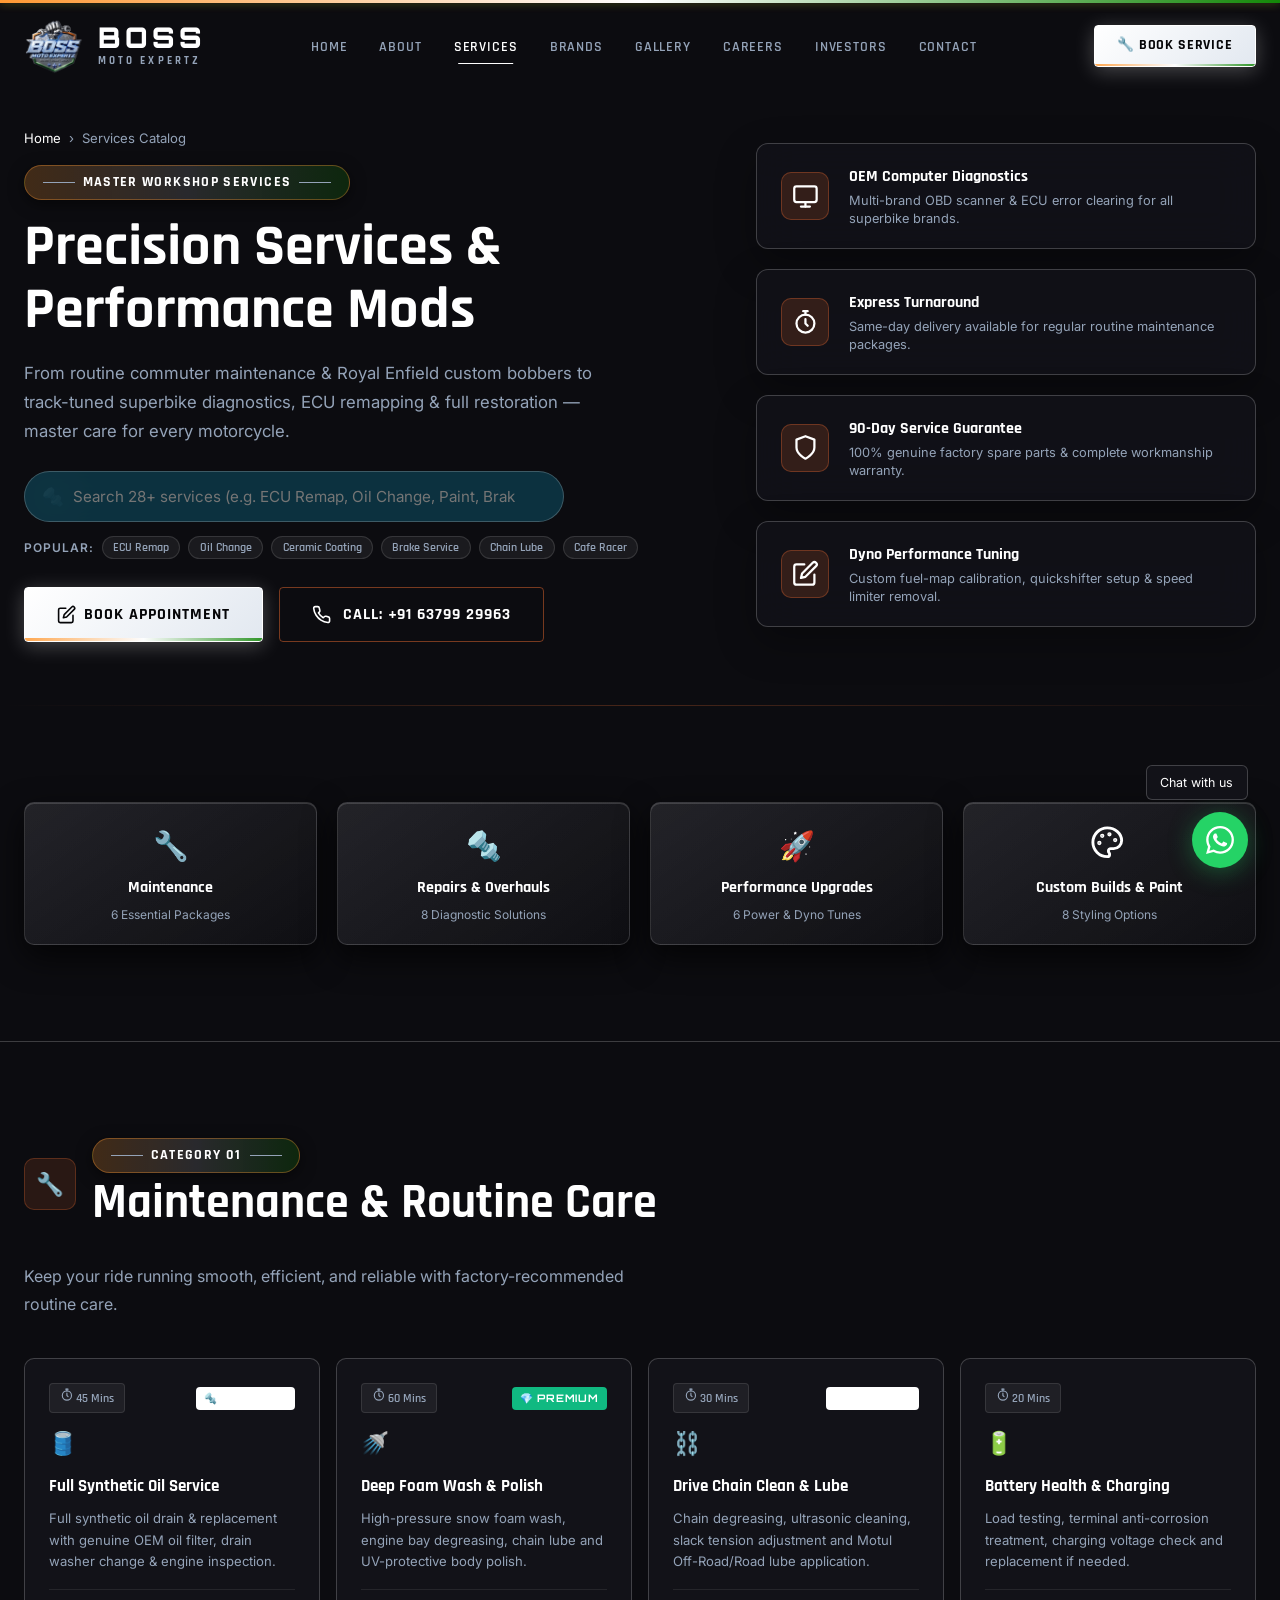
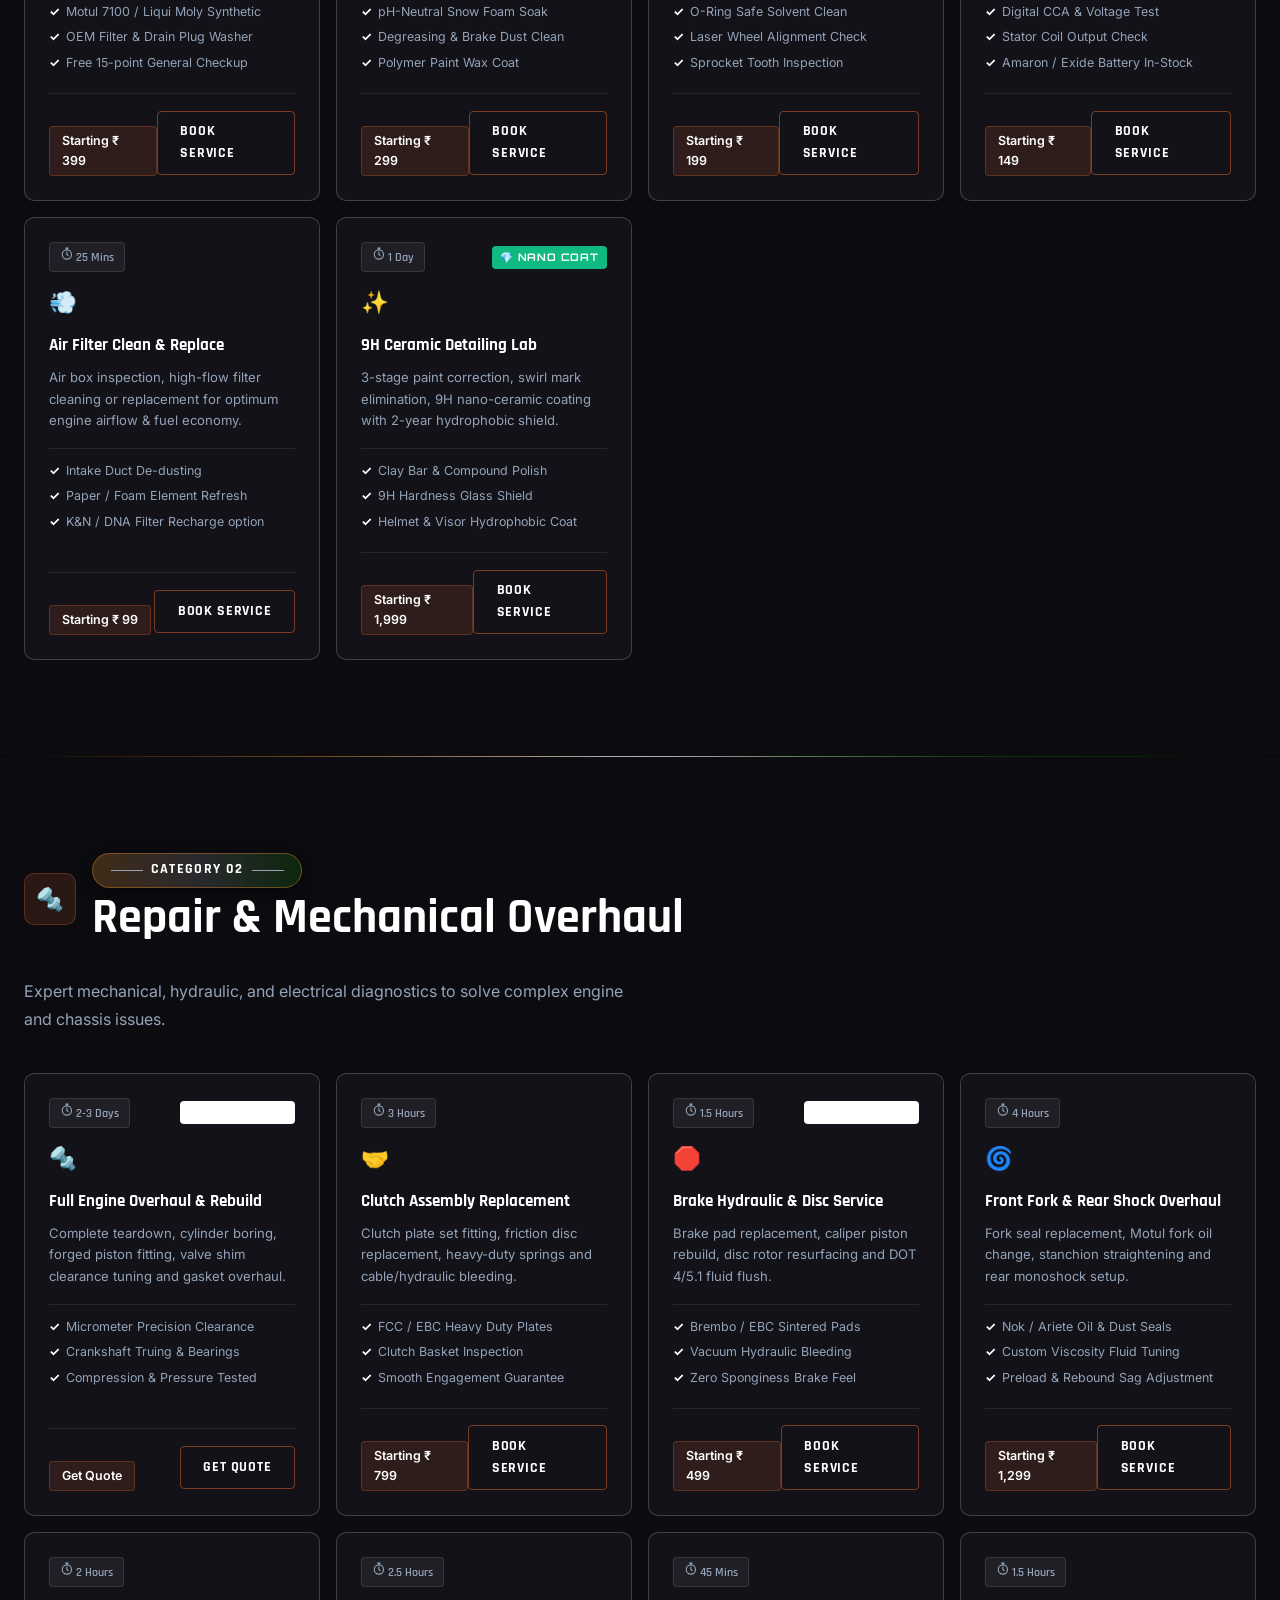
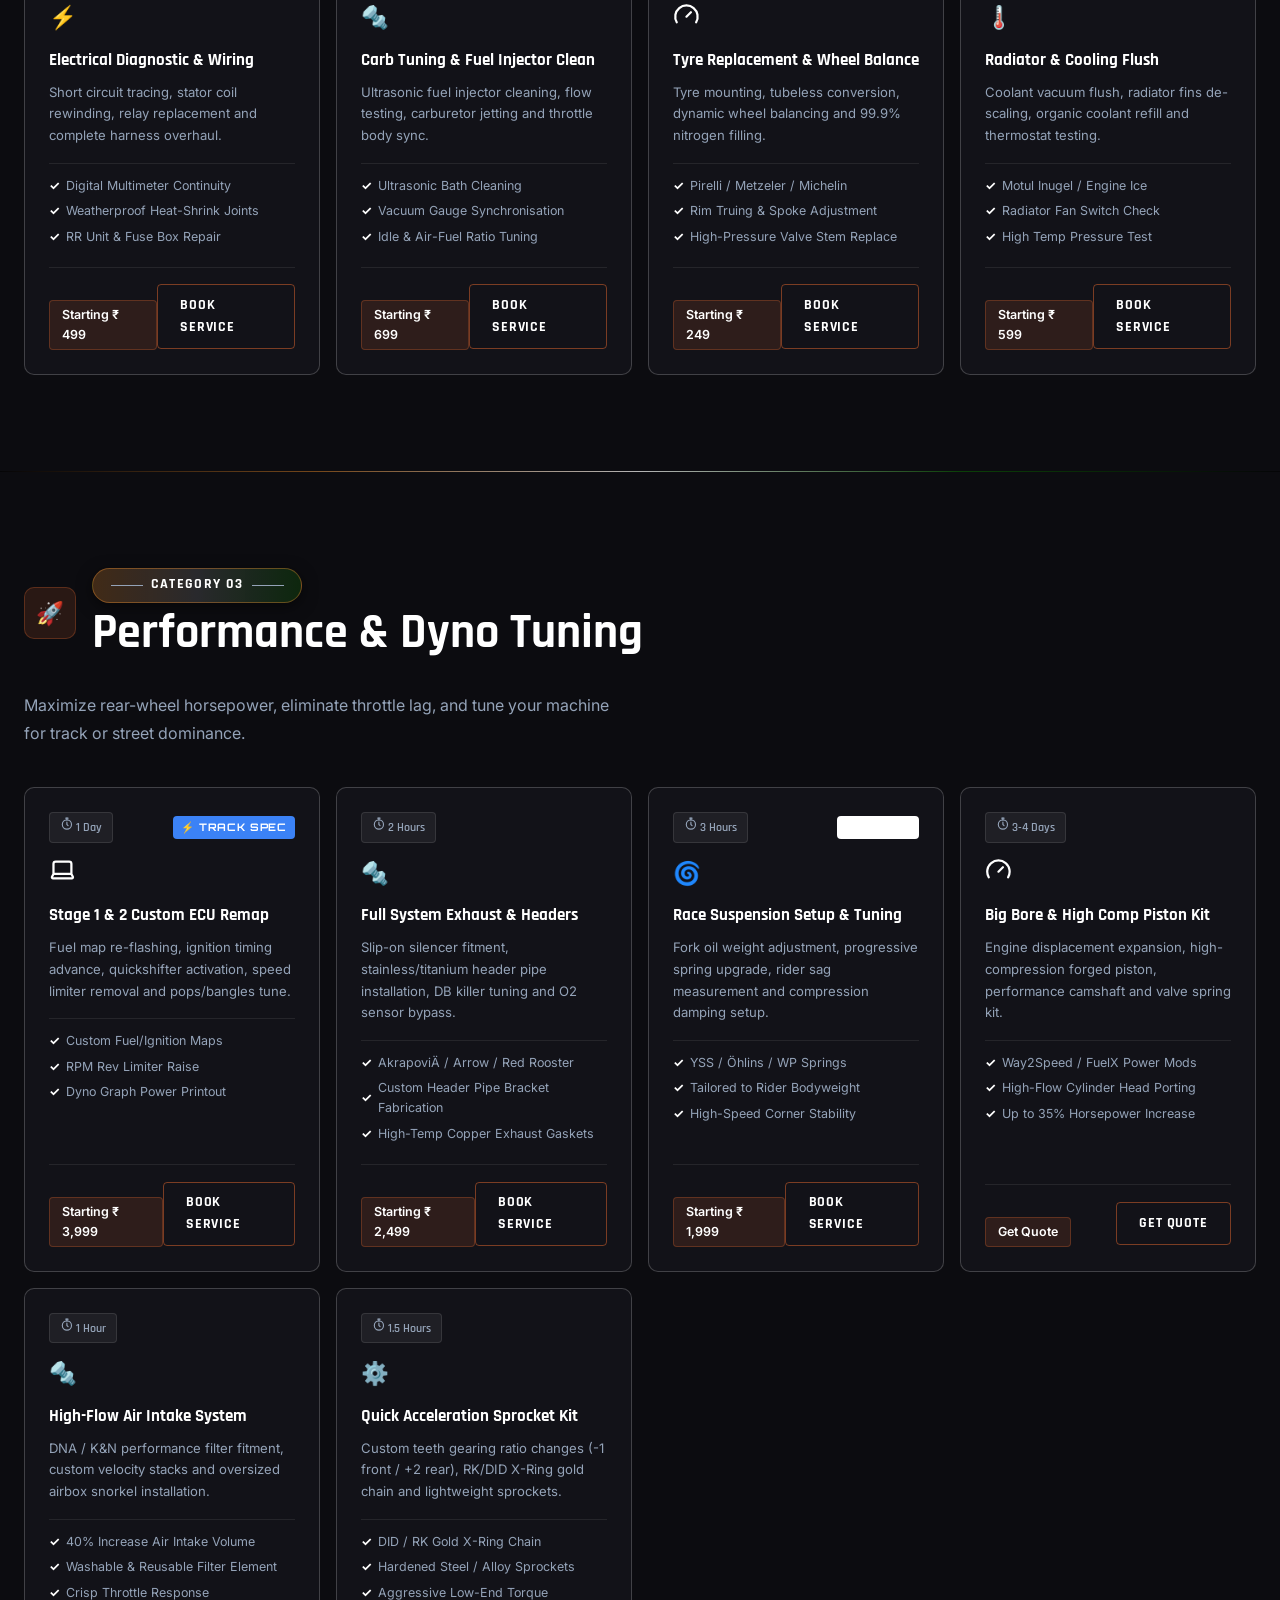
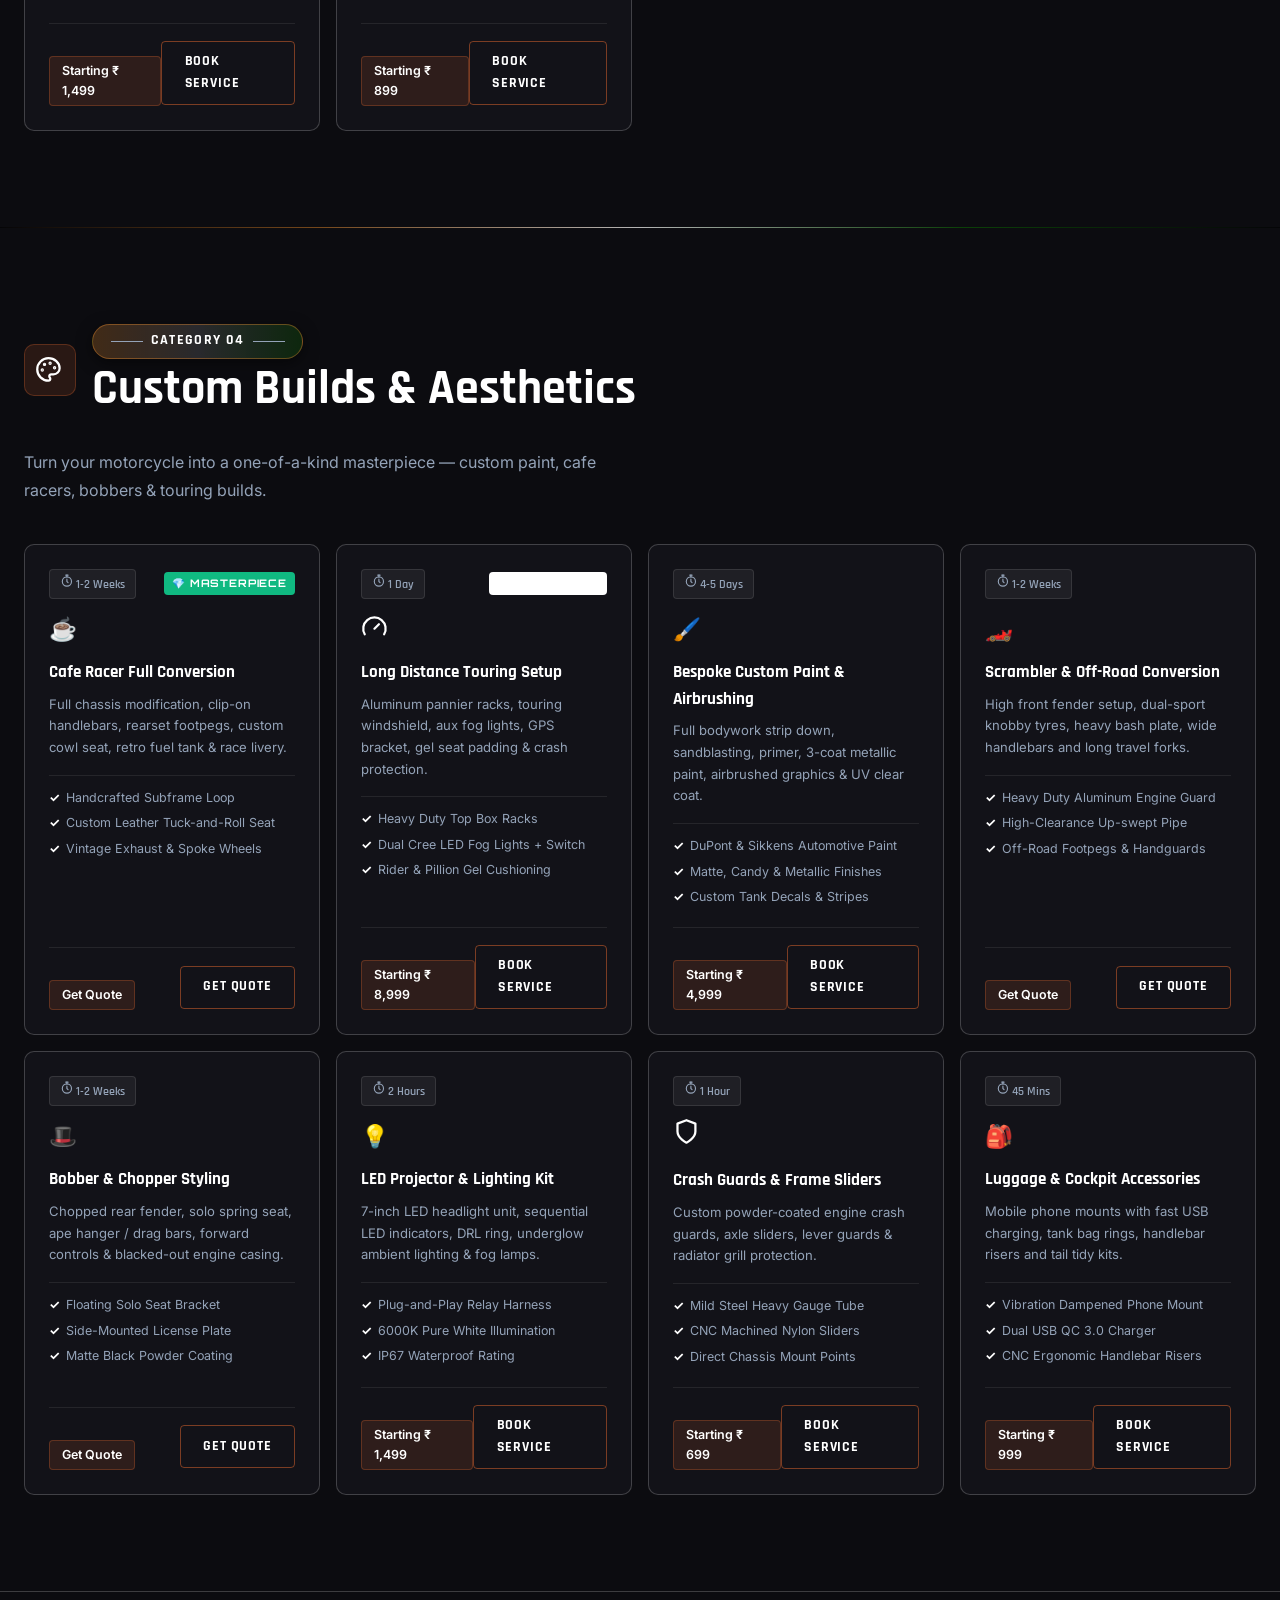
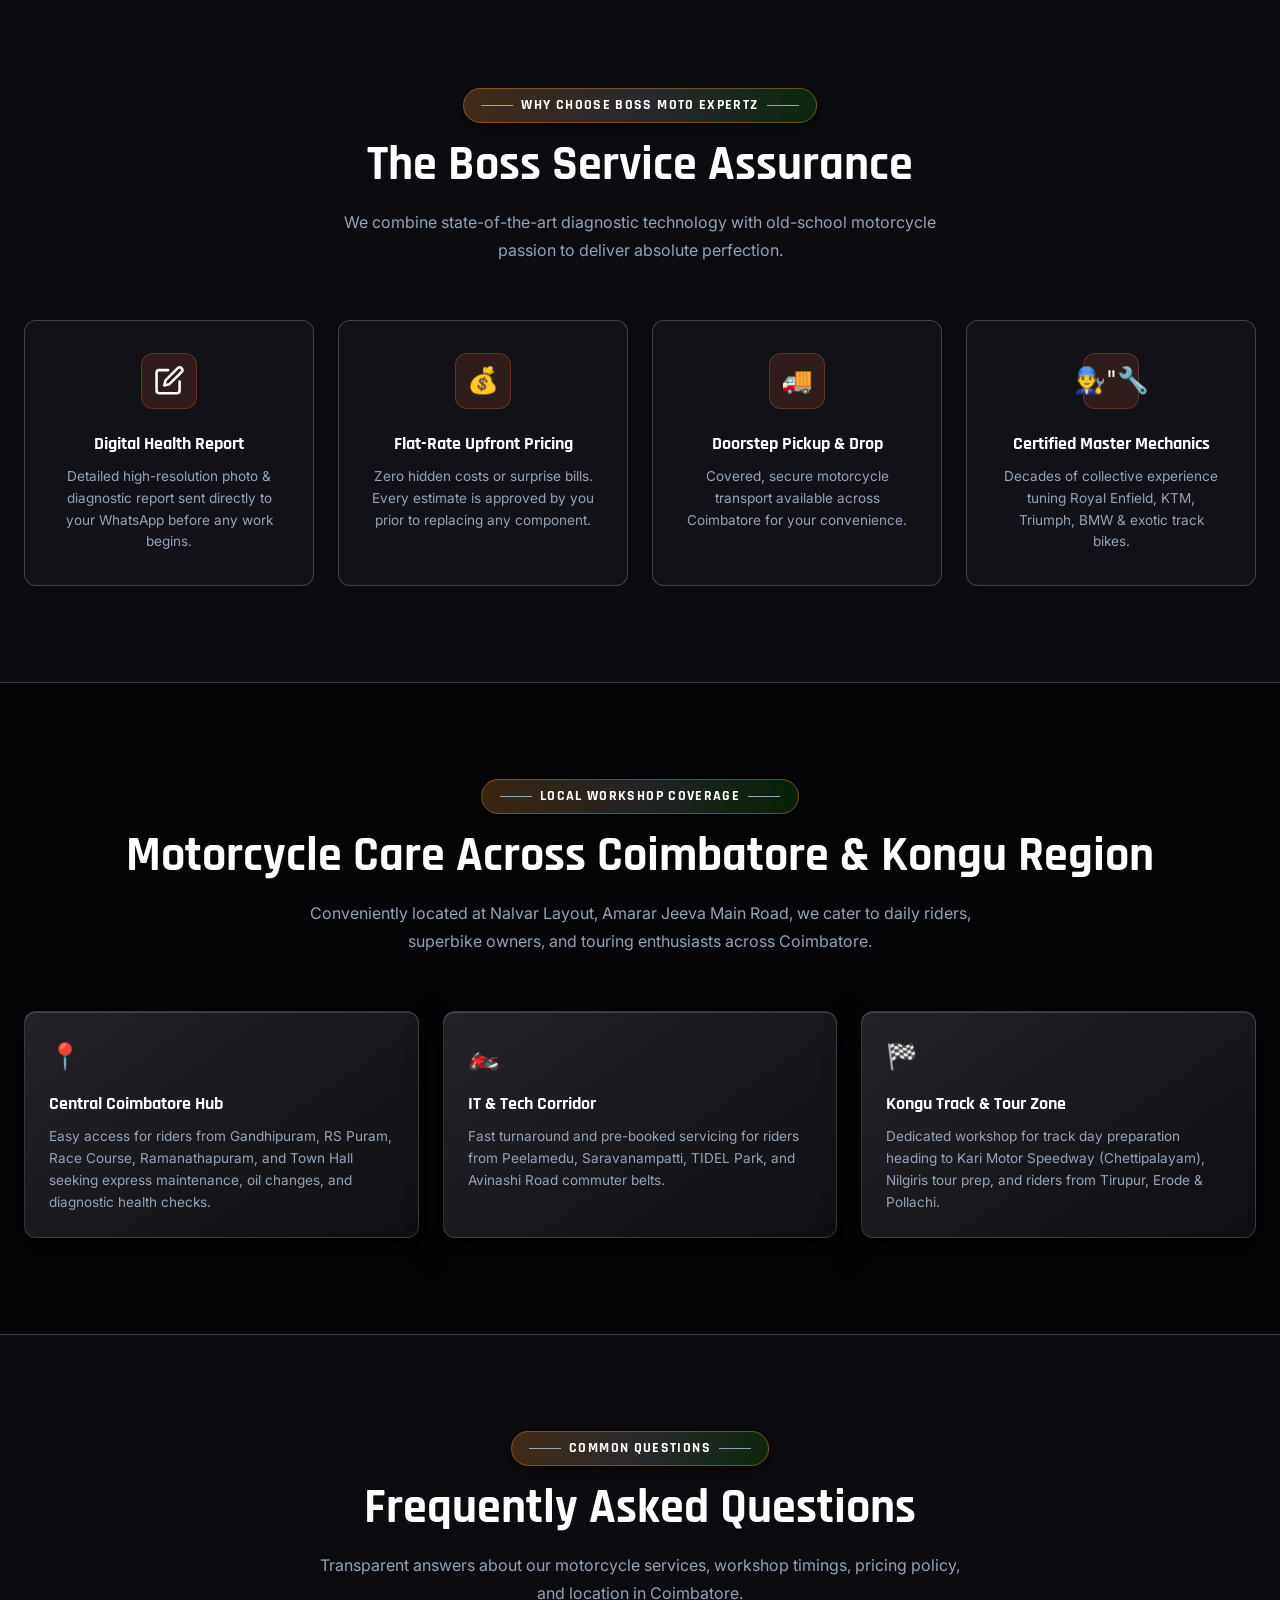
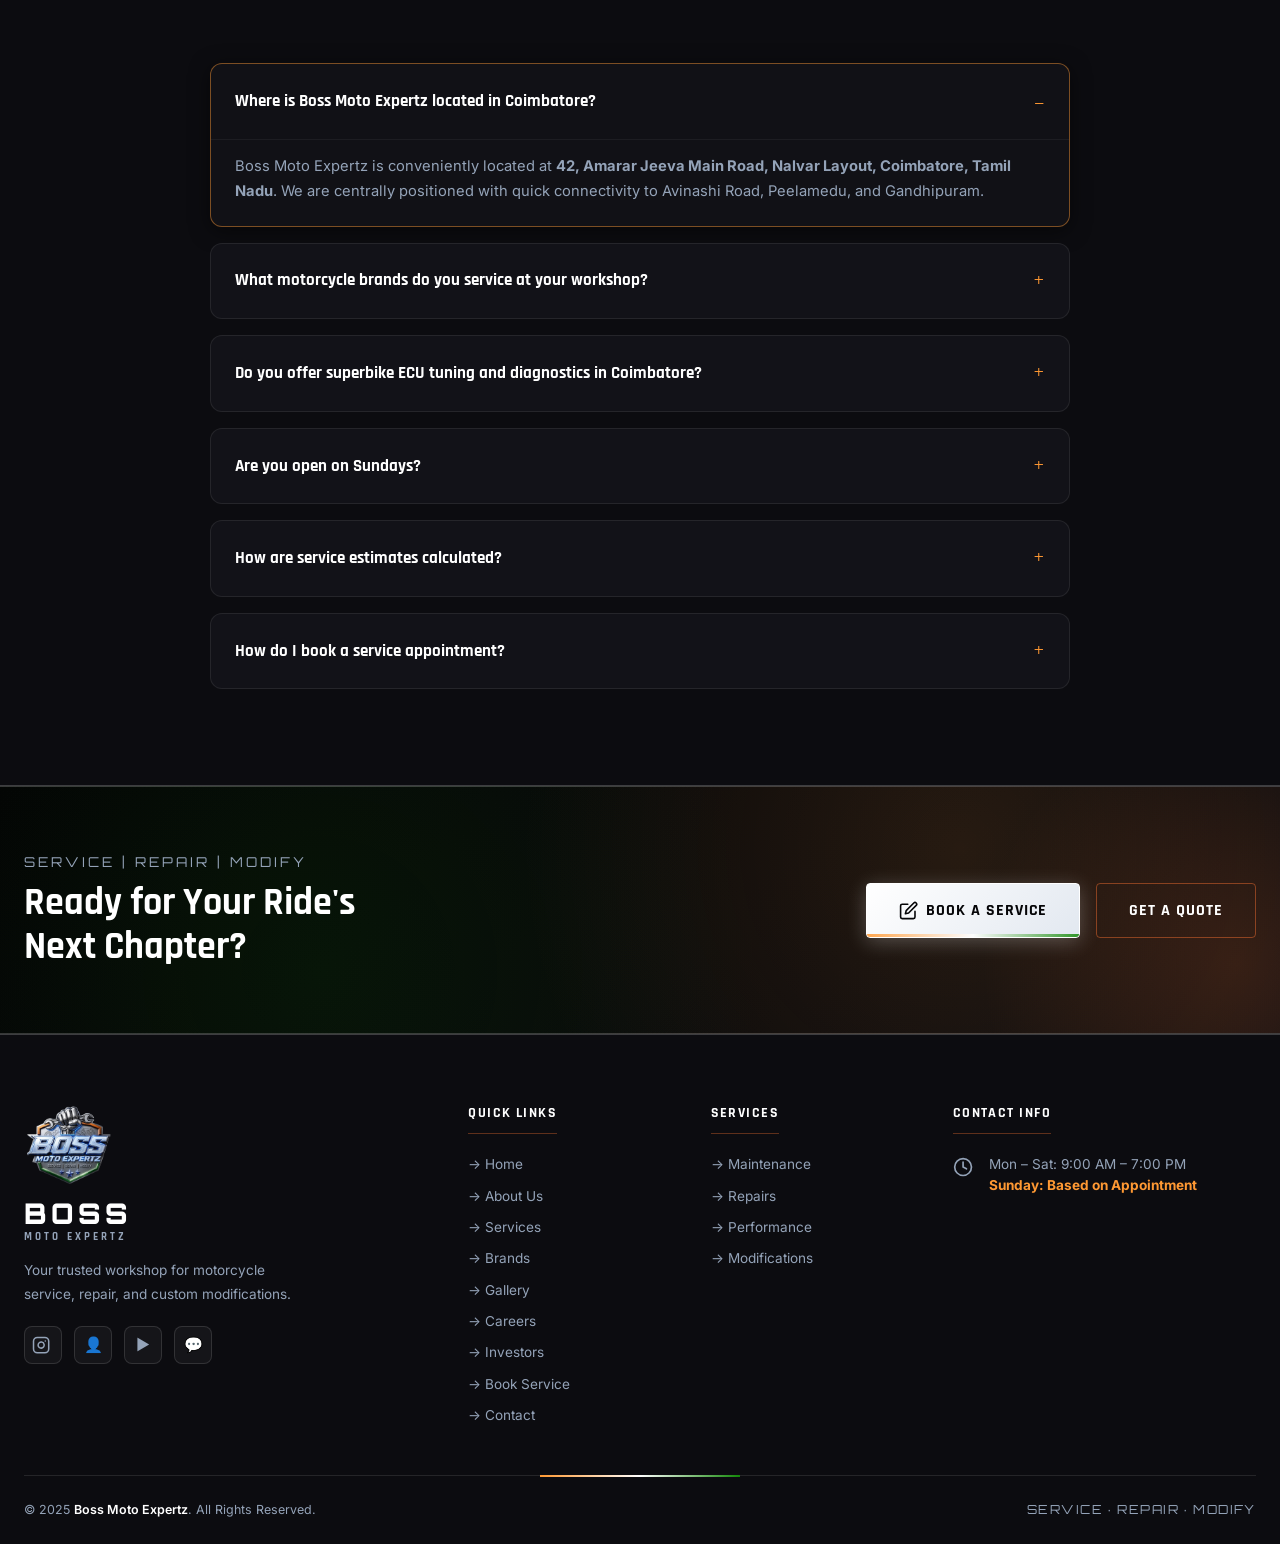
<file: services.html>
<!DOCTYPE html>
<html lang="en">
<head>
  <meta charset="UTF-8" />
  <meta name="viewport" content="width=device-width, initial-scale=1.0" />
  <title>Motorcycle Services & Bike Repair in Coimbatore | Boss Moto Expertz</title>
  <meta name="description" content="Comprehensive motorcycle repair & superbike service in Coimbatore. Periodic maintenance, engine overhauls, ECU remapping, custom builds & paint detailing." />
  <meta name="robots" content="index, follow" />
  <link rel="canonical" href="https://bossmotoexpertz.com/services" />
  <link rel="icon" href="assets/logo.png" type="image/png" />
  <link rel="stylesheet" href="css/style.css?v=108" />

      <!-- Open Graph / Facebook -->
  <meta property="og:type" content="website" />
  <meta property="og:url" content="https://bossmotoexpertz.com/services" />
  <meta property="og:title" content="Motorcycle Services & Bike Repair in Coimbatore | Boss Moto Expertz" />
  <meta property="og:description" content="Periodic service, engine repair, ECU diagnostics, and custom fabrication across Coimbatore." />
  <meta property="og:image" content="https://bossmotoexpertz.com/services/assets/gallery/tool_station.jpg" />
  <meta property="og:site_name" content="Boss Moto Expertz" />
  <meta property="og:locale" content="en_IN" />

  <!-- Twitter Card -->
  <meta name="twitter:card" content="summary_large_image" />
  <meta name="twitter:url" content="https://bossmotoexpertz.com/services" />
  <meta name="twitter:title" content="Motorcycle Services & Bike Repair in Coimbatore | Boss Moto Expertz" />
  <meta name="twitter:description" content="Periodic service, engine repair, ECU diagnostics, and custom fabrication across Coimbatore." />
  <meta name="twitter:image" content="https://bossmotoexpertz.com/services/assets/gallery/tool_station.jpg" />

  <!-- LocalBusiness / MotorcycleRepairShop Schema -->
  <script type="application/ld+json">
  {
    "@context": "https://schema.org",
    "@type": "MotorcycleRepairShop",
    "@id": "https://bossmotoexpertz.com/#workshop",
    "name": "Boss Moto Expertz",
    "alternateName": "Boss Moto",
    "description": "Premier motorcycle and superbike performance studio in Coimbatore. Expert service, diagnostics, periodic maintenance, engine overhauls, ECU remapping, and custom modifications for Royal Enfield, KTM, Yamaha, Kawasaki, BMW, Honda, and all major motorcycle brands.",
    "url": "https://bossmotoexpertz.com",
    "telephone": "+916379929963",
    "priceRange": "₹₹",
    "currenciesAccepted": "INR",
    "paymentAccepted": "Cash, UPI, Credit Card, Debit Card",
    "address": {
      "@type": "PostalAddress",
      "streetAddress": "42, Amarar Jeeva Main Road, Nalvar Layout",
      "addressLocality": "Coimbatore",
      "addressRegion": "Tamil Nadu",
      "addressCountry": "IN"
    },
    "geo": {
      "@type": "GeoCoordinates",
      "latitude": 11.0268,
      "longitude": 76.9634
    },
    "hasMap": "https://maps.google.com/?q=11.0268,76.9634+(Boss+Moto+Expertz+-+Coimbatore)",
    "openingHoursSpecification": [
      {
        "@type": "OpeningHoursSpecification",
        "dayOfWeek": ["Monday", "Tuesday", "Wednesday", "Thursday", "Friday", "Saturday"],
        "opens": "09:00",
        "closes": "19:00"
      },
      {
        "@type": "OpeningHoursSpecification",
        "dayOfWeek": "Sunday",
        "description": "Based on appointment only"
      }
    ],
    "areaServed": [
      {
        "@type": "City",
        "name": "Coimbatore"
      },
      {
        "@type": "AdministrativeArea",
        "name": "Kongu Region, Tamil Nadu"
      }
    ],
    "sameAs": [
      "https://www.instagram.com/boss_moto_expertz",
      "https://www.youtube.com/@Bossmotoexpertz"
    ]
  }
  </script>
  <!-- FAQPage Structured Data -->
  <script type="application/ld+json">
  {
    "@context": "https://schema.org",
    "@type": "FAQPage",
    "mainEntity": [
      {
        "@type": "Question",
        "name": "Where is Boss Moto Expertz located in Coimbatore?",
        "acceptedAnswer": {
          "@type": "Answer",
          "text": "Boss Moto Expertz is located at 42, Amarar Jeeva Main Road, Nalvar Layout, Coimbatore, Tamil Nadu. We are conveniently situated with direct access for riders coming from Peelamedu, Gandhipuram, RS Puram, and Avinashi Road."
        }
      },
      {
        "@type": "Question",
        "name": "What motorcycle brands do you service at your Coimbatore workshop?",
        "acceptedAnswer": {
          "@type": "Answer",
          "text": "We provide certified maintenance, diagnostic scans, and performance tuning for all Indian and imported motorcycle brands including Royal Enfield, KTM, Yamaha, Kawasaki, Honda, TVS, Bajaj, Suzuki, BMW Motorrad, Triumph, and classic 2-stroke restorations (RX100, RD350)."
        }
      },
      {
        "@type": "Question",
        "name": "Do you offer superbike ECU tuning and dyno diagnostics in Coimbatore?",
        "acceptedAnswer": {
          "@type": "Answer",
          "text": "Yes. Our technicians use advanced OBD and ECU diagnostic scanners for fuel trim calibration, throttle response optimization, speed limiter unlocking, and error code clearing across twin-cylinder, triple, and inline-four superbikes."
        }
      },
      {
        "@type": "Question",
        "name": "Is Boss Moto Expertz open on Sundays?",
        "acceptedAnswer": {
          "@type": "Answer",
          "text": "Our regular workshop operating hours are Monday through Saturday from 9:00 AM to 7:00 PM. On Sundays, service is strictly based on prior appointment to cater to urgent superbike maintenance, weekend tour prep, and project deliveries."
        }
      },
      {
        "@type": "Question",
        "name": "How is the service estimate calculated at Boss Moto Expertz?",
        "acceptedAnswer": {
          "@type": "Answer",
          "text": "Service estimates are transparently based on actual vehicle condition, genuine parts required, and labour needed rather than arbitrary flat markups. We conduct a detailed preliminary health check and share a clear estimate before initiating work."
        }
      },
      {
        "@type": "Question",
        "name": "How can I book a motorcycle service appointment in Coimbatore?",
        "acceptedAnswer": {
          "@type": "Answer",
          "text": "You can book directly through our online booking page, message us on WhatsApp at +91 63 799 299 63, or call our Coimbatore workshop directly at +91 63 799 299 63."
        }
      }
    ]
  }
  </script>
</head>
<body>
  <a href="#main-content" class="skip-link">Skip to main content</a>

  <!-- NAVBAR -->
  <nav class="navbar" id="navbar" role="navigation" aria-label="Main Navigation">
    <div class="container">
      <a href="index.html" class="nav-logo">
        <img src="assets/logo.png" alt="Boss Moto Expertz Logo" onerror="this.style.display='none'" />
        <div class="nav-brand">
          <span class="brand-boss">BOSS</span>
          <span class="brand-sub">MOTO EXPERTZ</span>
        </div>
      </a>
      <ul class="nav-links" role="list">
        <li><a href="index.html" class="nav-link">Home</a></li>
        <li><a href="about.html" class="nav-link">About</a></li>
        <li><a href="services.html" class="nav-link active">Services</a></li>
        <li><a href="brands.html" class="nav-link">Brands</a></li>
        <li><a href="gallery.html" class="nav-link">Gallery</a></li>
        <li><a href="careers.html" class="nav-link">Careers</a></li>
        <li><a href="investors.html" class="nav-link">Investors</a></li>
        <li><a href="contact.html" class="nav-link">Contact</a></li>
      </ul>
      <a href="booking.html" class="btn btn-primary btn-sm nav-cta">🔧 Book Service</a>
      <button class="nav-toggle" id="navToggle" aria-label="Toggle Menu"><span></span><span></span><span></span></button>
    </div>

  </nav>
  <div class="mobile-menu" id="mobileMenu">
    <a href="index.html" class="nav-link">Home</a>
    <a href="about.html" class="nav-link">About</a>
    <a href="services.html" class="nav-link active">Services</a>
    <a href="brands.html" class="nav-link">Brands</a>
    <a href="gallery.html" class="nav-link">Gallery</a>
    <a href="careers.html" class="nav-link">Careers</a>
    <a href="investors.html" class="nav-link">Investors</a>
    <a href="contact.html" class="nav-link">Contact</a>
    <a href="booking.html" class="btn btn-primary">🔧 Book Service</a>
  </div>

  <main id="main-content" role="main">

  <!-- PAGE HERO (2-Column Grid Layout) -->
  <section class="page-hero" aria-labelledby="servicesPageTitle">
    <div class="page-hero-bg"></div>
    <div class="container">
      <div class="page-hero-grid">

        <!-- Left Content Column -->
        <div class="hero-left-content">

          <nav class="breadcrumb" aria-label="Breadcrumb">
            <a href="index.html">Home</a><span class="breadcrumb-sep">&rsaquo;</span><span>Services Catalog</span>

          </nav>
          <div class="section-label">Master Workshop Services</div>
          <h1 class="section-title" id="servicesPageTitle" style="font-size:clamp(2.4rem,4.5vw,3.6rem);line-height:1.1;margin-bottom:1rem;">
            Precision Services & <span class="text-accent">Performance Mods</span>
          </h1>
          <p class="section-subtitle" style="max-width:580px;font-size:1.05rem;line-height:1.75;margin-bottom:1.5rem;">
            From routine commuter maintenance & Royal Enfield custom bobbers to track-tuned superbike diagnostics, ECU remapping & full restoration — master care for every motorcycle.
          </p>

          <!-- Live Interactive Search Box -->
          <div class="service-search-box">
            <span class="service-search-icon">🔩</span>
            <input type="text" id="serviceSearchInput" class="service-search-input" placeholder="Search 28+ services (e.g. ECU Remap, Oil Change, Paint, Brakes...)" aria-label="Search Services" autocomplete="off" />
            <button type="button" id="searchClearBtn" class="search-clear-btn" aria-label="Clear Search" style="display:none;">✕</button>
            <div id="serviceSearchDropdown" class="service-search-dropdown" style="display:none;"></div>
          </div>

          <!-- Quick Search Pill Buttons -->
          <div class="quick-search-tags">
            <span class="tag-label">Popular:</span>
            <button type="button" class="search-pill-btn" data-search="ECU Remap">ECU Remap</button>
            <button type="button" class="search-pill-btn" data-search="Oil Change">Oil Change</button>
            <button type="button" class="search-pill-btn" data-search="Ceramic">Ceramic Coating</button>
            <button type="button" class="search-pill-btn" data-search="Brake">Brake Service</button>
            <button type="button" class="search-pill-btn" data-search="Chain">Chain Lube</button>
            <button type="button" class="search-pill-btn" data-search="Cafe Racer">Cafe Racer</button>
          </div>
          <div style="display:flex;gap:1rem;flex-wrap:wrap;margin-top:1.75rem;">
            <a href="booking.html" class="btn btn-primary"><svg xmlns="http://www.w3.org/2000/svg" width="1.2em" height="1.2em" viewBox="0 0 24 24" fill="none" stroke="currentColor" stroke-width="2" stroke-linecap="round" stroke-linejoin="round" class="premium-icon"><path d="M11 4H4a2 2 0 0 0-2 2v14a2 2 0 0 0 2 2h14a2 2 0 0 0 2-2v-7"></path><path d="M18.5 2.5a2.121 2.121 0 0 1 3 3L12 15l-4 1 1-4 9.5-9.5z"></path></svg> Book Appointment</a>
            <a href="booking.html" class="btn btn-outline"><svg xmlns="http://www.w3.org/2000/svg" width="1.2em" height="1.2em" viewBox="0 0 24 24" fill="none" stroke="currentColor" stroke-width="2" stroke-linecap="round" stroke-linejoin="round" style="vertical-align:-0.125em; margin-right:4px;"><path d="M22 16.92v3a2 2 0 0 1-2.18 2 19.79 19.79 0 0 1-8.63-3.07 19.5 19.5 0 0 1-6-6 19.79 19.79 0 0 1-3.07-8.67A2 2 0 0 1 4.11 2h3a2 2 0 0 1 2 1.72 12.84 12.84 0 0 0 .7 2.81 2 2 0 0 1-.45 2.11L8.09 9.91a16 16 0 0 0 6 6l1.27-1.27a2 2 0 0 1 2.11-.45 12.84 12.84 0 0 0 2.81.7A2 2 0 0 1 22 16.92z"></path></svg> Call: +91 63799 29963</a>
          </div>
        </div>

        <!-- Right Workshop Telemetry Feature Cards Stack -->
        <div class="hero-telemetry-panel">
          <div class="telemetry-card">
            <div class="telemetry-icon"><svg xmlns="http://www.w3.org/2000/svg" width="1.2em" height="1.2em" viewBox="0 0 24 24" fill="none" stroke="currentColor" stroke-width="2" stroke-linecap="round" stroke-linejoin="round" class="premium-icon"><rect x="2" y="3" width="20" height="14" rx="2" ry="2"></rect><line x1="8" y1="21" x2="16" y2="21"></line><line x1="12" y1="17" x2="12" y2="21"></line></svg></div>
            <div class="telemetry-info">
              <h4>OEM Computer Diagnostics</h4>
              <p>Multi-brand OBD scanner & ECU error clearing for all superbike brands.</p>
            </div>
          </div>
          <div class="telemetry-card">
            <div class="telemetry-icon"><svg xmlns="http://www.w3.org/2000/svg" width="1.2em" height="1.2em" viewBox="0 0 24 24" fill="none" stroke="currentColor" stroke-width="2" stroke-linecap="round" stroke-linejoin="round" class="premium-icon"><circle cx="12" cy="13" r="8"></circle><path d="M12 9v4l2 2"></path><line x1="10" y1="2" x2="14" y2="2"></line><line x1="12" y1="2" x2="12" y2="5"></line></svg></div>
            <div class="telemetry-info">
              <h4>Express Turnaround</h4>
              <p>Same-day delivery available for regular routine maintenance packages.</p>
            </div>
          </div>
          <div class="telemetry-card">
            <div class="telemetry-icon"><svg xmlns="http://www.w3.org/2000/svg" width="1.2em" height="1.2em" viewBox="0 0 24 24" fill="none" stroke="currentColor" stroke-width="2" stroke-linecap="round" stroke-linejoin="round" class="premium-icon"><path d="M12 22s8-4 8-10V5l-8-3-8 3v7c0 6 8 10 8 10z"></path></svg></div>
            <div class="telemetry-info">
              <h4>90-Day Service Guarantee</h4>
              <p>100% genuine factory spare parts & complete workmanship warranty.</p>
            </div>
          </div>
          <div class="telemetry-card">
            <div class="telemetry-icon"><svg xmlns="http://www.w3.org/2000/svg" width="1.2em" height="1.2em" viewBox="0 0 24 24" fill="none" stroke="currentColor" stroke-width="2" stroke-linecap="round" stroke-linejoin="round" class="premium-icon"><path d="M11 4H4a2 2 0 0 0-2 2v14a2 2 0 0 0 2 2h14a2 2 0 0 0 2-2v-7"></path><path d="M18.5 2.5a2.121 2.121 0 0 1 3 3L12 15l-4 1 1-4 9.5-9.5z"></path></svg></div>
            <div class="telemetry-info">
              <h4>Dyno Performance Tuning</h4>
              <p>Custom fuel-map calibration, quickshifter setup & speed limiter removal.</p>
            </div>
          </div>
        </div>
      </div>
    </div>

  </section>

  <!-- CATEGORY NAVIGATION HUB -->
  <section class="section-py" style="background:var(--black-soft);border-bottom:1px solid var(--glass-border);" aria-label="Service Category Hub">
    <div class="container">
      <div style="display:grid;grid-template-columns:repeat(auto-fit,minmax(220px,1fr));gap:1.25rem;">
        <a href="#maintenance" style="text-decoration:none;">
          <div class="glass-card" style="padding:1.25rem;text-align:center;border-radius:10px;height:100%;">
            <div style="font-size:1.8rem;margin-bottom:0.4rem;">🔧</div>
            <div style="font-family:var(--font-heading);font-weight:700;color:var(--white);font-size:1rem;">Maintenance</div>
            <div style="font-size:0.75rem;color:var(--silver-dim);margin-top:0.25rem;">6 Essential Packages</div>
          </div>
        </a>
        <a href="#repairs" style="text-decoration:none;">
          <div class="glass-card" style="padding:1.25rem;text-align:center;border-radius:10px;height:100%;">
            <div style="font-size:1.8rem;margin-bottom:0.4rem;">🔩</div>
            <div style="font-family:var(--font-heading);font-weight:700;color:var(--white);font-size:1rem;">Repairs & Overhauls</div>
            <div style="font-size:0.75rem;color:var(--silver-dim);margin-top:0.25rem;">8 Diagnostic Solutions</div>
          </div>
        </a>
        <a href="#performance" style="text-decoration:none;">
          <div class="glass-card" style="padding:1.25rem;text-align:center;border-radius:10px;height:100%;">
            <div style="font-size:1.8rem;margin-bottom:0.4rem;">🚀</div>
            <div style="font-family:var(--font-heading);font-weight:700;color:var(--white);font-size:1rem;">Performance Upgrades</div>
            <div style="font-size:0.75rem;color:var(--silver-dim);margin-top:0.25rem;">6 Power & Dyno Tunes</div>
          </div>
        </a>
        <a href="#modifications" style="text-decoration:none;">
          <div class="glass-card" style="padding:1.25rem;text-align:center;border-radius:10px;height:100%;">
            <div style="font-size:1.8rem;margin-bottom:0.4rem;"><svg xmlns="http://www.w3.org/2000/svg" width="1.2em" height="1.2em" viewBox="0 0 24 24" fill="none" stroke="currentColor" stroke-width="2" stroke-linecap="round" stroke-linejoin="round" style="vertical-align:-0.125em; margin-right:4px;" class="lucide lucide-palette"><circle cx="13.5" cy="6.5" r=".5" fill="currentColor"/><circle cx="17.5" cy="10.5" r=".5" fill="currentColor"/><circle cx="8.5" cy="7.5" r=".5" fill="currentColor"/><circle cx="6.5" cy="12.5" r=".5" fill="currentColor"/><path d="M12 2C6.5 2 2 6.5 2 12s4.5 10 10 10c.926 0 1.648-.746 1.648-1.688 0-.437-.18-.835-.437-1.125-.29-.289-.438-.652-.438-1.125a1.64 1.64 0 0 1 1.668-1.668h1.996c3.051 0 5.555-2.503 5.555-5.554C21.965 6.012 17.461 2 12 2z"/></svg></div>
            <div style="font-family:var(--font-heading);font-weight:700;color:var(--white);font-size:1rem;">Custom Builds & Paint</div>
            <div style="font-size:0.75rem;color:var(--silver-dim);margin-top:0.25rem;">8 Styling Options</div>
          </div>
        </a>
      </div>

      <!-- Active Search Status Bar & No Results Container -->
      <div id="searchResultsStatus" class="search-results-status" style="display:none;"></div>
      <div id="searchNoResults" class="search-no-results" style="display:none;"></div>
    </div>

  </section>

  <!-- ═════ CATEGORY 01: MAINTENANCE & CARE ═════ -->
  <section class="service-cat-section section-py" id="maintenance" aria-labelledby="maintTitle">
    <div class="container">
      <div class="service-cat-header reveal">
        <div class="service-cat-icon">🔧</div>
        <div>
          <div class="section-label" style="margin-bottom:0.25rem;">Category 01</div>
          <h2 class="section-title" id="maintTitle" style="margin-bottom:0;">Maintenance & Routine Care</h2>
        </div>
      </div>
      <p class="section-subtitle reveal" style="margin-bottom:2.5rem;">Keep your ride running smooth, efficient, and reliable with factory-recommended routine care.</p>
      <div class="service-detail-grid">

        <!-- Card 1 -->
        <div class="service-detail-card reveal reveal-delay-1">
          <div>
            <div class="service-card-meta">
              <span class="duration-tag"><svg xmlns="http://www.w3.org/2000/svg" width="1.2em" height="1.2em" viewBox="0 0 24 24" fill="none" stroke="currentColor" stroke-width="2" stroke-linecap="round" stroke-linejoin="round" class="premium-icon"><circle cx="12" cy="13" r="8"></circle><path d="M12 9v4l2 2"></path><line x1="10" y1="2" x2="14" y2="2"></line><line x1="12" y1="2" x2="12" y2="5"></line></svg> 45 Mins</span>
              <span class="badge-tag-pop">🔩 POPULAR</span>
            </div>
            <div class="icon">🛢️</div>
            <h4>Full Synthetic Oil Service</h4>
            <p>Full synthetic oil drain & replacement with genuine OEM oil filter, drain washer change & engine inspection.</p>
            <div class="service-checklist">
              <ul>
                <li><span class="check">&#10003;</span> Motul 7100 / Liqui Moly Synthetic</li>
                <li><span class="check">&#10003;</span> OEM Filter & Drain Plug Washer</li>
                <li><span class="check">&#10003;</span> Free 15-point General Checkup</li>
              </ul>
            </div>
          </div>
          <div class="service-card-footer">
            <span class="price">Starting ₹ 399</span>
            <a href="booking.html" class="btn btn-outline btn-sm">Book Service</a>
          </div>
        </div>

        <!-- Card 2 -->
        <div class="service-detail-card reveal reveal-delay-2">
          <div>
            <div class="service-card-meta">
              <span class="duration-tag"><svg xmlns="http://www.w3.org/2000/svg" width="1.2em" height="1.2em" viewBox="0 0 24 24" fill="none" stroke="currentColor" stroke-width="2" stroke-linecap="round" stroke-linejoin="round" class="premium-icon"><circle cx="12" cy="13" r="8"></circle><path d="M12 9v4l2 2"></path><line x1="10" y1="2" x2="14" y2="2"></line><line x1="12" y1="2" x2="12" y2="5"></line></svg> 60 Mins</span>
              <span class="badge-tag-prem">💎 PREMIUM</span>
            </div>
            <div class="icon">🚿</div>
            <h4>Deep Foam Wash & Polish</h4>
            <p>High-pressure snow foam wash, engine bay degreasing, chain lube and UV-protective body polish.</p>
            <div class="service-checklist">
              <ul>
                <li><span class="check">&#10003;</span> pH-Neutral Snow Foam Soak</li>
                <li><span class="check">&#10003;</span> Degreasing & Brake Dust Clean</li>
                <li><span class="check">&#10003;</span> Polymer Paint Wax Coat</li>
              </ul>
            </div>
          </div>
          <div class="service-card-footer">
            <span class="price">Starting ₹ 299</span>
            <a href="booking.html" class="btn btn-outline btn-sm">Book Service</a>
          </div>
        </div>

        <!-- Card 3 -->
        <div class="service-detail-card reveal reveal-delay-3">
          <div>
            <div class="service-card-meta">
              <span class="duration-tag"><svg xmlns="http://www.w3.org/2000/svg" width="1.2em" height="1.2em" viewBox="0 0 24 24" fill="none" stroke="currentColor" stroke-width="2" stroke-linecap="round" stroke-linejoin="round" class="premium-icon"><circle cx="12" cy="13" r="8"></circle><path d="M12 9v4l2 2"></path><line x1="10" y1="2" x2="14" y2="2"></line><line x1="12" y1="2" x2="12" y2="5"></line></svg> 30 Mins</span>
              <span class="badge-tag-pop">ESSENTIAL</span>
            </div>
            <div class="icon">⛓️</div>
            <h4>Drive Chain Clean & Lube</h4>
            <p>Chain degreasing, ultrasonic cleaning, slack tension adjustment and Motul Off-Road/Road lube application.</p>
            <div class="service-checklist">
              <ul>
                <li><span class="check">&#10003;</span> O-Ring Safe Solvent Clean</li>
                <li><span class="check">&#10003;</span> Laser Wheel Alignment Check</li>
                <li><span class="check">&#10003;</span> Sprocket Tooth Inspection</li>
              </ul>
            </div>
          </div>
          <div class="service-card-footer">
            <span class="price">Starting ₹ 199</span>
            <a href="booking.html" class="btn btn-outline btn-sm">Book Service</a>
          </div>
        </div>

        <!-- Card 4 -->
        <div class="service-detail-card reveal reveal-delay-4">
          <div>
            <div class="service-card-meta">
              <span class="duration-tag"><svg xmlns="http://www.w3.org/2000/svg" width="1.2em" height="1.2em" viewBox="0 0 24 24" fill="none" stroke="currentColor" stroke-width="2" stroke-linecap="round" stroke-linejoin="round" class="premium-icon"><circle cx="12" cy="13" r="8"></circle><path d="M12 9v4l2 2"></path><line x1="10" y1="2" x2="14" y2="2"></line><line x1="12" y1="2" x2="12" y2="5"></line></svg> 20 Mins</span>
            </div>
            <div class="icon">🔋</div>
            <h4>Battery Health & Charging</h4>
            <p>Load testing, terminal anti-corrosion treatment, charging voltage check and replacement if needed.</p>
            <div class="service-checklist">
              <ul>
                <li><span class="check">&#10003;</span> Digital CCA & Voltage Test</li>
                <li><span class="check">&#10003;</span> Stator Coil Output Check</li>
                <li><span class="check">&#10003;</span> Amaron / Exide Battery In-Stock</li>
              </ul>
            </div>
          </div>
          <div class="service-card-footer">
            <span class="price">Starting ₹ 149</span>
            <a href="booking.html" class="btn btn-outline btn-sm">Book Service</a>
          </div>
        </div>

        <!-- Card 5 -->
        <div class="service-detail-card reveal reveal-delay-5">
          <div>
            <div class="service-card-meta">
              <span class="duration-tag"><svg xmlns="http://www.w3.org/2000/svg" width="1.2em" height="1.2em" viewBox="0 0 24 24" fill="none" stroke="currentColor" stroke-width="2" stroke-linecap="round" stroke-linejoin="round" class="premium-icon"><circle cx="12" cy="13" r="8"></circle><path d="M12 9v4l2 2"></path><line x1="10" y1="2" x2="14" y2="2"></line><line x1="12" y1="2" x2="12" y2="5"></line></svg> 25 Mins</span>
            </div>
            <div class="icon">💨</div>
            <h4>Air Filter Clean & Replace</h4>
            <p>Air box inspection, high-flow filter cleaning or replacement for optimum engine airflow & fuel economy.</p>
            <div class="service-checklist">
              <ul>
                <li><span class="check">&#10003;</span> Intake Duct De-dusting</li>
                <li><span class="check">&#10003;</span> Paper / Foam Element Refresh</li>
                <li><span class="check">&#10003;</span> K&N / DNA Filter Recharge option</li>
              </ul>
            </div>
          </div>
          <div class="service-card-footer">
            <span class="price">Starting ₹ 99</span>
            <a href="booking.html" class="btn btn-outline btn-sm">Book Service</a>
          </div>
        </div>

        <!-- Card 6 -->
        <div class="service-detail-card reveal reveal-delay-6">
          <div>
            <div class="service-card-meta">
              <span class="duration-tag"><svg xmlns="http://www.w3.org/2000/svg" width="1.2em" height="1.2em" viewBox="0 0 24 24" fill="none" stroke="currentColor" stroke-width="2" stroke-linecap="round" stroke-linejoin="round" class="premium-icon"><circle cx="12" cy="13" r="8"></circle><path d="M12 9v4l2 2"></path><line x1="10" y1="2" x2="14" y2="2"></line><line x1="12" y1="2" x2="12" y2="5"></line></svg> 1 Day</span>
              <span class="badge-tag-prem">💎 NANO COAT</span>
            </div>
            <div class="icon">✨</div>
            <h4>9H Ceramic Detailing Lab</h4>
            <p>3-stage paint correction, swirl mark elimination, 9H nano-ceramic coating with 2-year hydrophobic shield.</p>
            <div class="service-checklist">
              <ul>
                <li><span class="check">&#10003;</span> Clay Bar & Compound Polish</li>
                <li><span class="check">&#10003;</span> 9H Hardness Glass Shield</li>
                <li><span class="check">&#10003;</span> Helmet & Visor Hydrophobic Coat</li>
              </ul>
            </div>
          </div>
          <div class="service-card-footer">
            <span class="price">Starting ₹ 1,999</span>
            <a href="booking.html" class="btn btn-outline btn-sm">Book Service</a>
          </div>
        </div>
      </div>
    </div>

  </section>
  <div class="section-divider"></div>

  <!-- ═════ CATEGORY 02: REPAIR & OVERHAUL ═════ -->
  <section class="service-cat-section section-py" id="repairs" style="background:var(--black-soft);" aria-labelledby="repairTitle">
    <div class="container">
      <div class="service-cat-header reveal">
        <div class="service-cat-icon">🔩</div>
        <div>
          <div class="section-label" style="margin-bottom:0.25rem;">Category 02</div>
          <h2 class="section-title" id="repairTitle" style="margin-bottom:0;">Repair & Mechanical Overhaul</h2>
        </div>
      </div>
      <p class="section-subtitle reveal" style="margin-bottom:2.5rem;">Expert mechanical, hydraulic, and electrical diagnostics to solve complex engine and chassis issues.</p>
      <div class="service-detail-grid">

        <!-- Card 1 -->
        <div class="service-detail-card reveal reveal-delay-1">
          <div>
            <div class="service-card-meta">
              <span class="duration-tag"><svg xmlns="http://www.w3.org/2000/svg" width="1.2em" height="1.2em" viewBox="0 0 24 24" fill="none" stroke="currentColor" stroke-width="2" stroke-linecap="round" stroke-linejoin="round" class="premium-icon"><circle cx="12" cy="13" r="8"></circle><path d="M12 9v4l2 2"></path><line x1="10" y1="2" x2="14" y2="2"></line><line x1="12" y1="2" x2="12" y2="5"></line></svg> 2-3 Days</span>
              <span class="badge-tag-pop">EXPERT WORK</span>
            </div>
            <div class="icon">🔩</div>
            <h4>Full Engine Overhaul & Rebuild</h4>
            <p>Complete teardown, cylinder boring, forged piston fitting, valve shim clearance tuning and gasket overhaul.</p>
            <div class="service-checklist">
              <ul>
                <li><span class="check">&#10003;</span> Micrometer Precision Clearance</li>
                <li><span class="check">&#10003;</span> Crankshaft Truing & Bearings</li>
                <li><span class="check">&#10003;</span> Compression & Pressure Tested</li>
              </ul>
            </div>
          </div>
          <div class="service-card-footer">
            <span class="price">Get Quote</span>
            <a href="booking.html" class="btn btn-outline btn-sm">Get Quote</a>
          </div>
        </div>

        <!-- Card 2 -->
        <div class="service-detail-card reveal reveal-delay-2">
          <div>
            <div class="service-card-meta">
              <span class="duration-tag"><svg xmlns="http://www.w3.org/2000/svg" width="1.2em" height="1.2em" viewBox="0 0 24 24" fill="none" stroke="currentColor" stroke-width="2" stroke-linecap="round" stroke-linejoin="round" class="premium-icon"><circle cx="12" cy="13" r="8"></circle><path d="M12 9v4l2 2"></path><line x1="10" y1="2" x2="14" y2="2"></line><line x1="12" y1="2" x2="12" y2="5"></line></svg> 3 Hours</span>
            </div>
            <div class="icon">🤝</div>
            <h4>Clutch Assembly Replacement</h4>
            <p>Clutch plate set fitting, friction disc replacement, heavy-duty springs and cable/hydraulic bleeding.</p>
            <div class="service-checklist">
              <ul>
                <li><span class="check">&#10003;</span> FCC / EBC Heavy Duty Plates</li>
                <li><span class="check">&#10003;</span> Clutch Basket Inspection</li>
                <li><span class="check">&#10003;</span> Smooth Engagement Guarantee</li>
              </ul>
            </div>
          </div>
          <div class="service-card-footer">
            <span class="price">Starting ₹ 799</span>
            <a href="booking.html" class="btn btn-outline btn-sm">Book Service</a>
          </div>
        </div>

        <!-- Card 3 -->
        <div class="service-detail-card reveal reveal-delay-3">
          <div>
            <div class="service-card-meta">
              <span class="duration-tag"><svg xmlns="http://www.w3.org/2000/svg" width="1.2em" height="1.2em" viewBox="0 0 24 24" fill="none" stroke="currentColor" stroke-width="2" stroke-linecap="round" stroke-linejoin="round" class="premium-icon"><circle cx="12" cy="13" r="8"></circle><path d="M12 9v4l2 2"></path><line x1="10" y1="2" x2="14" y2="2"></line><line x1="12" y1="2" x2="12" y2="5"></line></svg> 1.5 Hours</span>
              <span class="badge-tag-pop">SAFETY FIRST</span>
            </div>
            <div class="icon">🛑</div>
            <h4>Brake Hydraulic & Disc Service</h4>
            <p>Brake pad replacement, caliper piston rebuild, disc rotor resurfacing and DOT 4/5.1 fluid flush.</p>
            <div class="service-checklist">
              <ul>
                <li><span class="check">&#10003;</span> Brembo / EBC Sintered Pads</li>
                <li><span class="check">&#10003;</span> Vacuum Hydraulic Bleeding</li>
                <li><span class="check">&#10003;</span> Zero Sponginess Brake Feel</li>
              </ul>
            </div>
          </div>
          <div class="service-card-footer">
            <span class="price">Starting ₹ 499</span>
            <a href="booking.html" class="btn btn-outline btn-sm">Book Service</a>
          </div>
        </div>

        <!-- Card 4 -->
        <div class="service-detail-card reveal reveal-delay-4">
          <div>
            <div class="service-card-meta">
              <span class="duration-tag"><svg xmlns="http://www.w3.org/2000/svg" width="1.2em" height="1.2em" viewBox="0 0 24 24" fill="none" stroke="currentColor" stroke-width="2" stroke-linecap="round" stroke-linejoin="round" class="premium-icon"><circle cx="12" cy="13" r="8"></circle><path d="M12 9v4l2 2"></path><line x1="10" y1="2" x2="14" y2="2"></line><line x1="12" y1="2" x2="12" y2="5"></line></svg> 4 Hours</span>
            </div>
            <div class="icon">🌀</div>
            <h4>Front Fork & Rear Shock Overhaul</h4>
            <p>Fork seal replacement, Motul fork oil change, stanchion straightening and rear monoshock setup.</p>
            <div class="service-checklist">
              <ul>
                <li><span class="check">&#10003;</span> Nok / Ariete Oil & Dust Seals</li>
                <li><span class="check">&#10003;</span> Custom Viscosity Fluid Tuning</li>
                <li><span class="check">&#10003;</span> Preload & Rebound Sag Adjustment</li>
              </ul>
            </div>
          </div>
          <div class="service-card-footer">
            <span class="price">Starting ₹ 1,299</span>
            <a href="booking.html" class="btn btn-outline btn-sm">Book Service</a>
          </div>
        </div>

        <!-- Card 5 -->
        <div class="service-detail-card reveal reveal-delay-5">
          <div>
            <div class="service-card-meta">
              <span class="duration-tag"><svg xmlns="http://www.w3.org/2000/svg" width="1.2em" height="1.2em" viewBox="0 0 24 24" fill="none" stroke="currentColor" stroke-width="2" stroke-linecap="round" stroke-linejoin="round" class="premium-icon"><circle cx="12" cy="13" r="8"></circle><path d="M12 9v4l2 2"></path><line x1="10" y1="2" x2="14" y2="2"></line><line x1="12" y1="2" x2="12" y2="5"></line></svg> 2 Hours</span>
            </div>
            <div class="icon">⚡</div>
            <h4>Electrical Diagnostic & Wiring</h4>
            <p>Short circuit tracing, stator coil rewinding, relay replacement and complete harness overhaul.</p>
            <div class="service-checklist">
              <ul>
                <li><span class="check">&#10003;</span> Digital Multimeter Continuity</li>
                <li><span class="check">&#10003;</span> Weatherproof Heat-Shrink Joints</li>
                <li><span class="check">&#10003;</span> RR Unit & Fuse Box Repair</li>
              </ul>
            </div>
          </div>
          <div class="service-card-footer">
            <span class="price">Starting ₹ 499</span>
            <a href="booking.html" class="btn btn-outline btn-sm">Book Service</a>
          </div>
        </div>

        <!-- Card 6 -->
        <div class="service-detail-card reveal reveal-delay-6">
          <div>
            <div class="service-card-meta">
              <span class="duration-tag"><svg xmlns="http://www.w3.org/2000/svg" width="1.2em" height="1.2em" viewBox="0 0 24 24" fill="none" stroke="currentColor" stroke-width="2" stroke-linecap="round" stroke-linejoin="round" class="premium-icon"><circle cx="12" cy="13" r="8"></circle><path d="M12 9v4l2 2"></path><line x1="10" y1="2" x2="14" y2="2"></line><line x1="12" y1="2" x2="12" y2="5"></line></svg> 2.5 Hours</span>
            </div>
            <div class="icon">🔩</div>
            <h4>Carb Tuning & Fuel Injector Clean</h4>
            <p>Ultrasonic fuel injector cleaning, flow testing, carburetor jetting and throttle body sync.</p>
            <div class="service-checklist">
              <ul>
                <li><span class="check">&#10003;</span> Ultrasonic Bath Cleaning</li>
                <li><span class="check">&#10003;</span> Vacuum Gauge Synchronisation</li>
                <li><span class="check">&#10003;</span> Idle & Air-Fuel Ratio Tuning</li>
              </ul>
            </div>
          </div>
          <div class="service-card-footer">
            <span class="price">Starting ₹ 699</span>
            <a href="booking.html" class="btn btn-outline btn-sm">Book Service</a>
          </div>
        </div>

        <!-- Card 7 -->
        <div class="service-detail-card reveal reveal-delay-1">
          <div>
            <div class="service-card-meta">
              <span class="duration-tag"><svg xmlns="http://www.w3.org/2000/svg" width="1.2em" height="1.2em" viewBox="0 0 24 24" fill="none" stroke="currentColor" stroke-width="2" stroke-linecap="round" stroke-linejoin="round" class="premium-icon"><circle cx="12" cy="13" r="8"></circle><path d="M12 9v4l2 2"></path><line x1="10" y1="2" x2="14" y2="2"></line><line x1="12" y1="2" x2="12" y2="5"></line></svg> 45 Mins</span>
            </div>
            <div class="icon"><svg xmlns="http://www.w3.org/2000/svg" width="1.2em" height="1.2em" viewBox="0 0 24 24" fill="none" stroke="currentColor" stroke-width="2" stroke-linecap="round" stroke-linejoin="round" style="vertical-align:-0.125em; margin-right:4px;" class="lucide lucide-gauge"><path d="m12 14 4-4"/><path d="M3.34 19a10 10 0 1 1 17.32 0"/></svg></div>
            <h4>Tyre Replacement & Wheel Balance</h4>
            <p>Tyre mounting, tubeless conversion, dynamic wheel balancing and 99.9% nitrogen filling.</p>
            <div class="service-checklist">
              <ul>
                <li><span class="check">&#10003;</span> Pirelli / Metzeler / Michelin</li>
                <li><span class="check">&#10003;</span> Rim Truing & Spoke Adjustment</li>
                <li><span class="check">&#10003;</span> High-Pressure Valve Stem Replace</li>
              </ul>
            </div>
          </div>
          <div class="service-card-footer">
            <span class="price">Starting ₹ 249</span>
            <a href="booking.html" class="btn btn-outline btn-sm">Book Service</a>
          </div>
        </div>

        <!-- Card 8 -->
        <div class="service-detail-card reveal reveal-delay-2">
          <div>
            <div class="service-card-meta">
              <span class="duration-tag"><svg xmlns="http://www.w3.org/2000/svg" width="1.2em" height="1.2em" viewBox="0 0 24 24" fill="none" stroke="currentColor" stroke-width="2" stroke-linecap="round" stroke-linejoin="round" class="premium-icon"><circle cx="12" cy="13" r="8"></circle><path d="M12 9v4l2 2"></path><line x1="10" y1="2" x2="14" y2="2"></line><line x1="12" y1="2" x2="12" y2="5"></line></svg> 1.5 Hours</span>
            </div>
            <div class="icon">🌡️</div>
            <h4>Radiator & Cooling Flush</h4>
            <p>Coolant vacuum flush, radiator fins de-scaling, organic coolant refill and thermostat testing.</p>
            <div class="service-checklist">
              <ul>
                <li><span class="check">&#10003;</span> Motul Inugel / Engine Ice</li>
                <li><span class="check">&#10003;</span> Radiator Fan Switch Check</li>
                <li><span class="check">&#10003;</span> High Temp Pressure Test</li>
              </ul>
            </div>
          </div>
          <div class="service-card-footer">
            <span class="price">Starting ₹ 599</span>
            <a href="booking.html" class="btn btn-outline btn-sm">Book Service</a>
          </div>
        </div>
      </div>
    </div>

  </section>
  <div class="section-divider"></div>

  <!-- ═════ CATEGORY 03: PERFORMANCE UPGRADES ═════ -->
  <section class="service-cat-section section-py" id="performance" aria-labelledby="perfTitle">
    <div class="container">
      <div class="service-cat-header reveal">
        <div class="service-cat-icon">🚀</div>
        <div>
          <div class="section-label" style="margin-bottom:0.25rem;">Category 03</div>
          <h2 class="section-title" id="perfTitle" style="margin-bottom:0;">Performance & Dyno Tuning</h2>
        </div>
      </div>
      <p class="section-subtitle reveal" style="margin-bottom:2.5rem;">Maximize rear-wheel horsepower, eliminate throttle lag, and tune your machine for track or street dominance.</p>
      <div class="service-detail-grid">

        <!-- Card 1 -->
        <div class="service-detail-card reveal reveal-delay-1">
          <div>
            <div class="service-card-meta">
              <span class="duration-tag"><svg xmlns="http://www.w3.org/2000/svg" width="1.2em" height="1.2em" viewBox="0 0 24 24" fill="none" stroke="currentColor" stroke-width="2" stroke-linecap="round" stroke-linejoin="round" class="premium-icon"><circle cx="12" cy="13" r="8"></circle><path d="M12 9v4l2 2"></path><line x1="10" y1="2" x2="14" y2="2"></line><line x1="12" y1="2" x2="12" y2="5"></line></svg> 1 Day</span>
              <span class="badge-tag-track">⚡ TRACK SPEC</span>
            </div>
            <div class="icon"><svg xmlns="http://www.w3.org/2000/svg" width="1.2em" height="1.2em" viewBox="0 0 24 24" fill="none" stroke="currentColor" stroke-width="2" stroke-linecap="round" stroke-linejoin="round" style="vertical-align:-0.125em; margin-right:4px;" class="lucide lucide-laptop"><path d="M20 16V7a2 2 0 0 0-2-2H6a2 2 0 0 0-2 2v9m16 0H4m16 0 1.28 2.55a1 1 0 0 1-.9 1.45H3.62a1 1 0 0 1-.9-1.45L4 16"/></svg></div>
            <h4>Stage 1 & 2 Custom ECU Remap</h4>
            <p>Fuel map re-flashing, ignition timing advance, quickshifter activation, speed limiter removal and pops/bangles tune.</p>
            <div class="service-checklist">
              <ul>
                <li><span class="check">&#10003;</span> Custom Fuel/Ignition Maps</li>
                <li><span class="check">&#10003;</span> RPM Rev Limiter Raise</li>
                <li><span class="check">&#10003;</span> Dyno Graph Power Printout</li>
              </ul>
            </div>
          </div>
          <div class="service-card-footer">
            <span class="price">Starting ₹ 3,999</span>
            <a href="booking.html" class="btn btn-outline btn-sm">Book Service</a>
          </div>
        </div>

        <!-- Card 2 -->
        <div class="service-detail-card reveal reveal-delay-2">
          <div>
            <div class="service-card-meta">
              <span class="duration-tag"><svg xmlns="http://www.w3.org/2000/svg" width="1.2em" height="1.2em" viewBox="0 0 24 24" fill="none" stroke="currentColor" stroke-width="2" stroke-linecap="round" stroke-linejoin="round" class="premium-icon"><circle cx="12" cy="13" r="8"></circle><path d="M12 9v4l2 2"></path><line x1="10" y1="2" x2="14" y2="2"></line><line x1="12" y1="2" x2="12" y2="5"></line></svg> 2 Hours</span>
            </div>
            <div class="icon">🔩</div>
            <h4>Full System Exhaust & Headers</h4>
            <p>Slip-on silencer fitment, stainless/titanium header pipe installation, DB killer tuning and O2 sensor bypass.</p>
            <div class="service-checklist">
              <ul>
                <li><span class="check">&#10003;</span> AkrapoviÄ / Arrow / Red Rooster</li>
                <li><span class="check">&#10003;</span> Custom Header Pipe Bracket Fabrication</li>
                <li><span class="check">&#10003;</span> High-Temp Copper Exhaust Gaskets</li>
              </ul>
            </div>
          </div>
          <div class="service-card-footer">
            <span class="price">Starting ₹ 2,499</span>
            <a href="booking.html" class="btn btn-outline btn-sm">Book Service</a>
          </div>
        </div>

        <!-- Card 3 -->
        <div class="service-detail-card reveal reveal-delay-3">
          <div>
            <div class="service-card-meta">
              <span class="duration-tag"><svg xmlns="http://www.w3.org/2000/svg" width="1.2em" height="1.2em" viewBox="0 0 24 24" fill="none" stroke="currentColor" stroke-width="2" stroke-linecap="round" stroke-linejoin="round" class="premium-icon"><circle cx="12" cy="13" r="8"></circle><path d="M12 9v4l2 2"></path><line x1="10" y1="2" x2="14" y2="2"></line><line x1="12" y1="2" x2="12" y2="5"></line></svg> 3 Hours</span>
              <span class="badge-tag-pop">POPULAR</span>
            </div>
            <div class="icon">🌀</div>
            <h4>Race Suspension Setup & Tuning</h4>
            <p>Fork oil weight adjustment, progressive spring upgrade, rider sag measurement and compression damping setup.</p>
            <div class="service-checklist">
              <ul>
                <li><span class="check">&#10003;</span> YSS / Öhlins / WP Springs</li>
                <li><span class="check">&#10003;</span> Tailored to Rider Bodyweight</li>
                <li><span class="check">&#10003;</span> High-Speed Corner Stability</li>
              </ul>
            </div>
          </div>
          <div class="service-card-footer">
            <span class="price">Starting ₹ 1,999</span>
            <a href="booking.html" class="btn btn-outline btn-sm">Book Service</a>
          </div>
        </div>

        <!-- Card 4 -->
        <div class="service-detail-card reveal reveal-delay-4">
          <div>
            <div class="service-card-meta">
              <span class="duration-tag"><svg xmlns="http://www.w3.org/2000/svg" width="1.2em" height="1.2em" viewBox="0 0 24 24" fill="none" stroke="currentColor" stroke-width="2" stroke-linecap="round" stroke-linejoin="round" class="premium-icon"><circle cx="12" cy="13" r="8"></circle><path d="M12 9v4l2 2"></path><line x1="10" y1="2" x2="14" y2="2"></line><line x1="12" y1="2" x2="12" y2="5"></line></svg> 3-4 Days</span>
            </div>
            <div class="icon"><svg xmlns="http://www.w3.org/2000/svg" width="1.2em" height="1.2em" viewBox="0 0 24 24" fill="none" stroke="currentColor" stroke-width="2" stroke-linecap="round" stroke-linejoin="round" style="vertical-align:-0.125em; margin-right:4px;" class="lucide lucide-gauge"><path d="m12 14 4-4"/><path d="M3.34 19a10 10 0 1 1 17.32 0"/></svg></div>
            <h4>Big Bore & High Comp Piston Kit</h4>
            <p>Engine displacement expansion, high-compression forged piston, performance camshaft and valve spring kit.</p>
            <div class="service-checklist">
              <ul>
                <li><span class="check">&#10003;</span> Way2Speed / FuelX Power Mods</li>
                <li><span class="check">&#10003;</span> High-Flow Cylinder Head Porting</li>
                <li><span class="check">&#10003;</span> Up to 35% Horsepower Increase</li>
              </ul>
            </div>
          </div>
          <div class="service-card-footer">
            <span class="price">Get Quote</span>
            <a href="booking.html" class="btn btn-outline btn-sm">Get Quote</a>
          </div>
        </div>

        <!-- Card 5 -->
        <div class="service-detail-card reveal reveal-delay-5">
          <div>
            <div class="service-card-meta">
              <span class="duration-tag"><svg xmlns="http://www.w3.org/2000/svg" width="1.2em" height="1.2em" viewBox="0 0 24 24" fill="none" stroke="currentColor" stroke-width="2" stroke-linecap="round" stroke-linejoin="round" class="premium-icon"><circle cx="12" cy="13" r="8"></circle><path d="M12 9v4l2 2"></path><line x1="10" y1="2" x2="14" y2="2"></line><line x1="12" y1="2" x2="12" y2="5"></line></svg> 1 Hour</span>
            </div>
            <div class="icon">🔩</div>
            <h4>High-Flow Air Intake System</h4>
            <p>DNA / K&N performance filter fitment, custom velocity stacks and oversized airbox snorkel installation.</p>
            <div class="service-checklist">
              <ul>
                <li><span class="check">&#10003;</span> 40% Increase Air Intake Volume</li>
                <li><span class="check">&#10003;</span> Washable & Reusable Filter Element</li>
                <li><span class="check">&#10003;</span> Crisp Throttle Response</li>
              </ul>
            </div>
          </div>
          <div class="service-card-footer">
            <span class="price">Starting ₹ 1,499</span>
            <a href="booking.html" class="btn btn-outline btn-sm">Book Service</a>
          </div>
        </div>

        <!-- Card 6 -->
        <div class="service-detail-card reveal reveal-delay-6">
          <div>
            <div class="service-card-meta">
              <span class="duration-tag"><svg xmlns="http://www.w3.org/2000/svg" width="1.2em" height="1.2em" viewBox="0 0 24 24" fill="none" stroke="currentColor" stroke-width="2" stroke-linecap="round" stroke-linejoin="round" class="premium-icon"><circle cx="12" cy="13" r="8"></circle><path d="M12 9v4l2 2"></path><line x1="10" y1="2" x2="14" y2="2"></line><line x1="12" y1="2" x2="12" y2="5"></line></svg> 1.5 Hours</span>
            </div>
            <div class="icon">⚙️</div>
            <h4>Quick Acceleration Sprocket Kit</h4>
            <p>Custom teeth gearing ratio changes (-1 front / +2 rear), RK/DID X-Ring gold chain and lightweight sprockets.</p>
            <div class="service-checklist">
              <ul>
                <li><span class="check">&#10003;</span> DID / RK Gold X-Ring Chain</li>
                <li><span class="check">&#10003;</span> Hardened Steel / Alloy Sprockets</li>
                <li><span class="check">&#10003;</span> Aggressive Low-End Torque</li>
              </ul>
            </div>
          </div>
          <div class="service-card-footer">
            <span class="price">Starting ₹ 899</span>
            <a href="booking.html" class="btn btn-outline btn-sm">Book Service</a>
          </div>
        </div>
      </div>
    </div>

  </section>
  <div class="section-divider"></div>

  <!-- ═════ CATEGORY 04: CUSTOM MODIFICATIONS ═════ -->
  <section class="service-cat-section section-py" id="modifications" style="background:var(--black-soft);" aria-labelledby="modTitle">
    <div class="container">
      <div class="service-cat-header reveal">
        <div class="service-cat-icon"><svg xmlns="http://www.w3.org/2000/svg" width="1.2em" height="1.2em" viewBox="0 0 24 24" fill="none" stroke="currentColor" stroke-width="2" stroke-linecap="round" stroke-linejoin="round" style="vertical-align:-0.125em; margin-right:4px;" class="lucide lucide-palette"><circle cx="13.5" cy="6.5" r=".5" fill="currentColor"/><circle cx="17.5" cy="10.5" r=".5" fill="currentColor"/><circle cx="8.5" cy="7.5" r=".5" fill="currentColor"/><circle cx="6.5" cy="12.5" r=".5" fill="currentColor"/><path d="M12 2C6.5 2 2 6.5 2 12s4.5 10 10 10c.926 0 1.648-.746 1.648-1.688 0-.437-.18-.835-.437-1.125-.29-.289-.438-.652-.438-1.125a1.64 1.64 0 0 1 1.668-1.668h1.996c3.051 0 5.555-2.503 5.555-5.554C21.965 6.012 17.461 2 12 2z"/></svg></div>
        <div>
          <div class="section-label" style="margin-bottom:0.25rem;">Category 04</div>
          <h2 class="section-title" id="modTitle" style="margin-bottom:0;">Custom Builds & Aesthetics</h2>
        </div>
      </div>
      <p class="section-subtitle reveal" style="margin-bottom:2.5rem;">Turn your motorcycle into a one-of-a-kind masterpiece — custom paint, cafe racers, bobbers & touring builds.</p>
      <div class="service-detail-grid">

        <!-- Card 1 -->
        <div class="service-detail-card reveal reveal-delay-1">
          <div>
            <div class="service-card-meta">
              <span class="duration-tag"><svg xmlns="http://www.w3.org/2000/svg" width="1.2em" height="1.2em" viewBox="0 0 24 24" fill="none" stroke="currentColor" stroke-width="2" stroke-linecap="round" stroke-linejoin="round" class="premium-icon"><circle cx="12" cy="13" r="8"></circle><path d="M12 9v4l2 2"></path><line x1="10" y1="2" x2="14" y2="2"></line><line x1="12" y1="2" x2="12" y2="5"></line></svg> 1-2 Weeks</span>
              <span class="badge-tag-prem">💎 MASTERPIECE</span>
            </div>
            <div class="icon">☕</div>
            <h4>Cafe Racer Full Conversion</h4>
            <p>Full chassis modification, clip-on handlebars, rearset footpegs, custom cowl seat, retro fuel tank & race livery.</p>
            <div class="service-checklist">
              <ul>
                <li><span class="check">&#10003;</span> Handcrafted Subframe Loop</li>
                <li><span class="check">&#10003;</span> Custom Leather Tuck-and-Roll Seat</li>
                <li><span class="check">&#10003;</span> Vintage Exhaust & Spoke Wheels</li>
              </ul>
            </div>
          </div>
          <div class="service-card-footer">
            <span class="price">Get Quote</span>
            <a href="booking.html" class="btn btn-outline btn-sm">Get Quote</a>
          </div>
        </div>

        <!-- Card 2 -->
        <div class="service-detail-card reveal reveal-delay-2">
          <div>
            <div class="service-card-meta">
              <span class="duration-tag"><svg xmlns="http://www.w3.org/2000/svg" width="1.2em" height="1.2em" viewBox="0 0 24 24" fill="none" stroke="currentColor" stroke-width="2" stroke-linecap="round" stroke-linejoin="round" class="premium-icon"><circle cx="12" cy="13" r="8"></circle><path d="M12 9v4l2 2"></path><line x1="10" y1="2" x2="14" y2="2"></line><line x1="12" y1="2" x2="12" y2="5"></line></svg> 1 Day</span>
              <span class="badge-tag-pop">TOURING SPEC</span>
            </div>
            <div class="icon"><svg xmlns="http://www.w3.org/2000/svg" width="1.2em" height="1.2em" viewBox="0 0 24 24" fill="none" stroke="currentColor" stroke-width="2" stroke-linecap="round" stroke-linejoin="round" style="vertical-align:-0.125em; margin-right:4px;" class="lucide lucide-gauge"><path d="m12 14 4-4"/><path d="M3.34 19a10 10 0 1 1 17.32 0"/></svg></div>
            <h4>Long Distance Touring Setup</h4>
            <p>Aluminum pannier racks, touring windshield, aux fog lights, GPS bracket, gel seat padding & crash protection.</p>
            <div class="service-checklist">
              <ul>
                <li><span class="check">&#10003;</span> Heavy Duty Top Box Racks</li>
                <li><span class="check">&#10003;</span> Dual Cree LED Fog Lights + Switch</li>
                <li><span class="check">&#10003;</span> Rider & Pillion Gel Cushioning</li>
              </ul>
            </div>
          </div>
          <div class="service-card-footer">
            <span class="price">Starting ₹ 8,999</span>
            <a href="booking.html" class="btn btn-outline btn-sm">Book Service</a>
          </div>
        </div>

        <!-- Card 3 -->
        <div class="service-detail-card reveal reveal-delay-3">
          <div>
            <div class="service-card-meta">
              <span class="duration-tag"><svg xmlns="http://www.w3.org/2000/svg" width="1.2em" height="1.2em" viewBox="0 0 24 24" fill="none" stroke="currentColor" stroke-width="2" stroke-linecap="round" stroke-linejoin="round" class="premium-icon"><circle cx="12" cy="13" r="8"></circle><path d="M12 9v4l2 2"></path><line x1="10" y1="2" x2="14" y2="2"></line><line x1="12" y1="2" x2="12" y2="5"></line></svg> 4-5 Days</span>
            </div>
            <div class="icon">🖌️</div>
            <h4>Bespoke Custom Paint & Airbrushing</h4>
            <p>Full bodywork strip down, sandblasting, primer, 3-coat metallic paint, airbrushed graphics & UV clear coat.</p>
            <div class="service-checklist">
              <ul>
                <li><span class="check">&#10003;</span> DuPont & Sikkens Automotive Paint</li>
                <li><span class="check">&#10003;</span> Matte, Candy & Metallic Finishes</li>
                <li><span class="check">&#10003;</span> Custom Tank Decals & Stripes</li>
              </ul>
            </div>
          </div>
          <div class="service-card-footer">
            <span class="price">Starting ₹ 4,999</span>
            <a href="booking.html" class="btn btn-outline btn-sm">Book Service</a>
          </div>
        </div>

        <!-- Card 4 -->
        <div class="service-detail-card reveal reveal-delay-4">
          <div>
            <div class="service-card-meta">
              <span class="duration-tag"><svg xmlns="http://www.w3.org/2000/svg" width="1.2em" height="1.2em" viewBox="0 0 24 24" fill="none" stroke="currentColor" stroke-width="2" stroke-linecap="round" stroke-linejoin="round" class="premium-icon"><circle cx="12" cy="13" r="8"></circle><path d="M12 9v4l2 2"></path><line x1="10" y1="2" x2="14" y2="2"></line><line x1="12" y1="2" x2="12" y2="5"></line></svg> 1-2 Weeks</span>
            </div>
            <div class="icon">🏎️</div>
            <h4>Scrambler & Off-Road Conversion</h4>
            <p>High front fender setup, dual-sport knobby tyres, heavy bash plate, wide handlebars and long travel forks.</p>
            <div class="service-checklist">
              <ul>
                <li><span class="check">&#10003;</span> Heavy Duty Aluminum Engine Guard</li>
                <li><span class="check">&#10003;</span> High-Clearance Up-swept Pipe</li>
                <li><span class="check">&#10003;</span> Off-Road Footpegs & Handguards</li>
              </ul>
            </div>
          </div>
          <div class="service-card-footer">
            <span class="price">Get Quote</span>
            <a href="booking.html" class="btn btn-outline btn-sm">Get Quote</a>
          </div>
        </div>

        <!-- Card 5 -->
        <div class="service-detail-card reveal reveal-delay-5">
          <div>
            <div class="service-card-meta">
              <span class="duration-tag"><svg xmlns="http://www.w3.org/2000/svg" width="1.2em" height="1.2em" viewBox="0 0 24 24" fill="none" stroke="currentColor" stroke-width="2" stroke-linecap="round" stroke-linejoin="round" class="premium-icon"><circle cx="12" cy="13" r="8"></circle><path d="M12 9v4l2 2"></path><line x1="10" y1="2" x2="14" y2="2"></line><line x1="12" y1="2" x2="12" y2="5"></line></svg> 1-2 Weeks</span>
            </div>
            <div class="icon">🎩</div>
            <h4>Bobber & Chopper Styling</h4>
            <p>Chopped rear fender, solo spring seat, ape hanger / drag bars, forward controls & blacked-out engine casing.</p>
            <div class="service-checklist">
              <ul>
                <li><span class="check">&#10003;</span> Floating Solo Seat Bracket</li>
                <li><span class="check">&#10003;</span> Side-Mounted License Plate</li>
                <li><span class="check">&#10003;</span> Matte Black Powder Coating</li>
              </ul>
            </div>
          </div>
          <div class="service-card-footer">
            <span class="price">Get Quote</span>
            <a href="booking.html" class="btn btn-outline btn-sm">Get Quote</a>
          </div>
        </div>

        <!-- Card 6 -->
        <div class="service-detail-card reveal reveal-delay-6">
          <div>
            <div class="service-card-meta">
              <span class="duration-tag"><svg xmlns="http://www.w3.org/2000/svg" width="1.2em" height="1.2em" viewBox="0 0 24 24" fill="none" stroke="currentColor" stroke-width="2" stroke-linecap="round" stroke-linejoin="round" class="premium-icon"><circle cx="12" cy="13" r="8"></circle><path d="M12 9v4l2 2"></path><line x1="10" y1="2" x2="14" y2="2"></line><line x1="12" y1="2" x2="12" y2="5"></line></svg> 2 Hours</span>
            </div>
            <div class="icon">💡</div>
            <h4>LED Projector & Lighting Kit</h4>
            <p>7-inch LED headlight unit, sequential LED indicators, DRL ring, underglow ambient lighting & fog lamps.</p>
            <div class="service-checklist">
              <ul>
                <li><span class="check">&#10003;</span> Plug-and-Play Relay Harness</li>
                <li><span class="check">&#10003;</span> 6000K Pure White Illumination</li>
                <li><span class="check">&#10003;</span> IP67 Waterproof Rating</li>
              </ul>
            </div>
          </div>
          <div class="service-card-footer">
            <span class="price">Starting ₹ 1,499</span>
            <a href="booking.html" class="btn btn-outline btn-sm">Book Service</a>
          </div>
        </div>

        <!-- Card 7 -->
        <div class="service-detail-card reveal reveal-delay-1">
          <div>
            <div class="service-card-meta">
              <span class="duration-tag"><svg xmlns="http://www.w3.org/2000/svg" width="1.2em" height="1.2em" viewBox="0 0 24 24" fill="none" stroke="currentColor" stroke-width="2" stroke-linecap="round" stroke-linejoin="round" class="premium-icon"><circle cx="12" cy="13" r="8"></circle><path d="M12 9v4l2 2"></path><line x1="10" y1="2" x2="14" y2="2"></line><line x1="12" y1="2" x2="12" y2="5"></line></svg> 1 Hour</span>
            </div>
            <div class="icon"><svg xmlns="http://www.w3.org/2000/svg" width="1.2em" height="1.2em" viewBox="0 0 24 24" fill="none" stroke="currentColor" stroke-width="2" stroke-linecap="round" stroke-linejoin="round" class="premium-icon"><path d="M12 22s8-4 8-10V5l-8-3-8 3v7c0 6 8 10 8 10z"></path></svg></div>
            <h4>Crash Guards & Frame Sliders</h4>
            <p>Custom powder-coated engine crash guards, axle sliders, lever guards & radiator grill protection.</p>
            <div class="service-checklist">
              <ul>
                <li><span class="check">&#10003;</span> Mild Steel Heavy Gauge Tube</li>
                <li><span class="check">&#10003;</span> CNC Machined Nylon Sliders</li>
                <li><span class="check">&#10003;</span> Direct Chassis Mount Points</li>
              </ul>
            </div>
          </div>
          <div class="service-card-footer">
            <span class="price">Starting ₹ 699</span>
            <a href="booking.html" class="btn btn-outline btn-sm">Book Service</a>
          </div>
        </div>

        <!-- Card 8 -->
        <div class="service-detail-card reveal reveal-delay-2">
          <div>
            <div class="service-card-meta">
              <span class="duration-tag"><svg xmlns="http://www.w3.org/2000/svg" width="1.2em" height="1.2em" viewBox="0 0 24 24" fill="none" stroke="currentColor" stroke-width="2" stroke-linecap="round" stroke-linejoin="round" class="premium-icon"><circle cx="12" cy="13" r="8"></circle><path d="M12 9v4l2 2"></path><line x1="10" y1="2" x2="14" y2="2"></line><line x1="12" y1="2" x2="12" y2="5"></line></svg> 45 Mins</span>
            </div>
            <div class="icon">🎒</div>
            <h4>Luggage & Cockpit Accessories</h4>
            <p>Mobile phone mounts with fast USB charging, tank bag rings, handlebar risers and tail tidy kits.</p>
            <div class="service-checklist">
              <ul>
                <li><span class="check">&#10003;</span> Vibration Dampened Phone Mount</li>
                <li><span class="check">&#10003;</span> Dual USB QC 3.0 Charger</li>
                <li><span class="check">&#10003;</span> CNC Ergonomic Handlebar Risers</li>
              </ul>
            </div>
          </div>
          <div class="service-card-footer">
            <span class="price">Starting ₹ 999</span>
            <a href="booking.html" class="btn btn-outline btn-sm">Book Service</a>
          </div>
        </div>
      </div>
    </div>

  </section>

  <!-- ═════ THE BOSS MOTO ASSURANCE GRID ═════ -->
  <section class="assurance-section section-py" aria-labelledby="assuranceTitle">
    <div class="container">
      <div class="section-header text-center reveal">
        <div class="section-label">Why Choose Boss Moto Expertz</div>
        <h2 class="section-title" id="assuranceTitle">The Boss Service Assurance</h2>
        <p class="section-subtitle" style="margin:0 auto;">We combine state-of-the-art diagnostic technology with old-school motorcycle passion to deliver absolute perfection.</p>
      </div>
      <div class="assurance-grid">
        <div class="assurance-card reveal reveal-delay-1">
          <div class="assurance-icon"><svg xmlns="http://www.w3.org/2000/svg" width="1.2em" height="1.2em" viewBox="0 0 24 24" fill="none" stroke="currentColor" stroke-width="2" stroke-linecap="round" stroke-linejoin="round" class="premium-icon"><path d="M11 4H4a2 2 0 0 0-2 2v14a2 2 0 0 0 2 2h14a2 2 0 0 0 2-2v-7"></path><path d="M18.5 2.5a2.121 2.121 0 0 1 3 3L12 15l-4 1 1-4 9.5-9.5z"></path></svg></div>
          <h3>Digital Health Report</h3>
          <p>Detailed high-resolution photo & diagnostic report sent directly to your WhatsApp before any work begins.</p>
        </div>
        <div class="assurance-card reveal reveal-delay-2">
          <div class="assurance-icon">💰</div>
          <h3>Flat-Rate Upfront Pricing</h3>
          <p>Zero hidden costs or surprise bills. Every estimate is approved by you prior to replacing any component.</p>
        </div>
        <div class="assurance-card reveal reveal-delay-3">
          <div class="assurance-icon">🚚</div>
          <h3>Doorstep Pickup & Drop</h3>
          <p>Covered, secure motorcycle transport available across Coimbatore for your convenience.</p>
        </div>
        <div class="assurance-card reveal reveal-delay-4">
          <div class="assurance-icon">👨‍🔧"🔧</div>
          <h3>Certified Master Mechanics</h3>
          <p>Decades of collective experience tuning Royal Enfield, KTM, Triumph, BMW & exotic track bikes.</p>
        </div>
      </div>
    </div>

  </section>
  <!-- LOCAL COIMBATORE SERVICE HUB -->
  <section class="section-py" style="background:var(--black);border-top:1px solid var(--glass-border);" id="service-areas" aria-labelledby="serviceAreasTitle">
    <div class="container">
      <div class="section-header text-center reveal">
        <div class="section-label">Local Workshop Coverage</div>
        <h2 class="section-title" id="serviceAreasTitle">Motorcycle Care Across Coimbatore & Kongu Region</h2>
        <p class="section-subtitle" style="margin:0 auto;max-width:680px;">
          Conveniently located at Nalvar Layout, Amarar Jeeva Main Road, we cater to daily riders, superbike owners, and touring enthusiasts across Coimbatore.
        </p>
      </div>
      <div style="display:grid;grid-template-columns:repeat(auto-fit,minmax(260px,1fr));gap:1.5rem;margin-top:2.5rem;">
        <div class="glass-card reveal reveal-delay-1" style="padding:1.5rem;border-radius:12px;">
          <div style="font-size:1.6rem;margin-bottom:0.75rem;">📍</div>
          <h3 style="font-size:1.15rem;font-family:var(--font-heading);color:var(--white);margin-bottom:0.5rem;">Central Coimbatore Hub</h3>
          <p style="font-size:0.85rem;color:var(--silver-dim);line-height:1.6;">
            Easy access for riders from Gandhipuram, RS Puram, Race Course, Ramanathapuram, and Town Hall seeking express maintenance, oil changes, and diagnostic health checks.
          </p>
        </div>
        <div class="glass-card reveal reveal-delay-2" style="padding:1.5rem;border-radius:12px;">
          <div style="font-size:1.6rem;margin-bottom:0.75rem;">🏍️</div>
          <h3 style="font-size:1.15rem;font-family:var(--font-heading);color:var(--white);margin-bottom:0.5rem;">IT & Tech Corridor</h3>
          <p style="font-size:0.85rem;color:var(--silver-dim);line-height:1.6;">
            Fast turnaround and pre-booked servicing for riders from Peelamedu, Saravanampatti, TIDEL Park, and Avinashi Road commuter belts.
          </p>
        </div>
        <div class="glass-card reveal reveal-delay-3" style="padding:1.5rem;border-radius:12px;">
          <div style="font-size:1.6rem;margin-bottom:0.75rem;">🏁</div>
          <h3 style="font-size:1.15rem;font-family:var(--font-heading);color:var(--white);margin-bottom:0.5rem;">Kongu Track & Tour Zone</h3>
          <p style="font-size:0.85rem;color:var(--silver-dim);line-height:1.6;">
            Dedicated workshop for track day preparation heading to Kari Motor Speedway (Chettipalayam), Nilgiris tour prep, and riders from Tirupur, Erode & Pollachi.
          </p>
        </div>
      </div>
    </div>
  </section>

  <!-- CUSTOMER LOCAL FAQS -->
  <section class="faq-section section-py" id="faqs" aria-labelledby="faqsTitle">
    <div class="container">
      <div class="section-header text-center reveal">
        <div class="section-label">Common Questions</div>
        <h2 class="section-title" id="faqsTitle">Frequently Asked Questions</h2>
        <p class="section-subtitle" style="margin:0 auto;max-width:640px;">
          Transparent answers about our motorcycle services, workshop timings, pricing policy, and location in Coimbatore.
        </p>
      </div>
      <div class="faq-grid">
        <details class="faq-card reveal reveal-delay-1" open>
          <summary class="faq-question">Where is Boss Moto Expertz located in Coimbatore?</summary>
          <div class="faq-answer">
            Boss Moto Expertz is conveniently located at <strong>42, Amarar Jeeva Main Road, Nalvar Layout, Coimbatore, Tamil Nadu</strong>. We are centrally positioned with quick connectivity to Avinashi Road, Peelamedu, and Gandhipuram.
          </div>
        </details>
        <details class="faq-card reveal reveal-delay-2">
          <summary class="faq-question">What motorcycle brands do you service at your workshop?</summary>
          <div class="faq-answer">
            We service all major Indian and international motorcycle manufacturers, including <strong>Royal Enfield, KTM, Yamaha, Honda, TVS, Bajaj, Kawasaki, Suzuki, BMW Motorrad, Triumph, and Jawa</strong>. We also specialize in vintage 2-stroke restorations (Yamaha RX100, RD350).
          </div>
        </details>
        <details class="faq-card reveal reveal-delay-3">
          <summary class="faq-question">Do you offer superbike ECU tuning and diagnostics in Coimbatore?</summary>
          <div class="faq-answer">
            Yes. Our certified electrical technicians utilize advanced OBD and ECU diagnostic scanners for sensor error clearing, fuel-map calibration, and throttle response enhancement across twin, triple, and four-cylinder performance motorcycles.
          </div>
        </details>
        <details class="faq-card reveal reveal-delay-4">
          <summary class="faq-question">Are you open on Sundays?</summary>
          <div class="faq-answer">
            Our regular workshop operating hours are <strong>Monday through Saturday: 9:00 AM – 7:00 PM</strong>. On <strong>Sundays, service is strictly based on prior appointment</strong> to support weekend emergency maintenance, long-distance ride preparations, and custom project deliveries.
          </div>
        </details>
        <details class="faq-card reveal reveal-delay-5">
          <summary class="faq-question">How are service estimates calculated?</summary>
          <div class="faq-answer">
            Unlike workshops with rigid packages, our estimates are <strong>based on vehicle condition</strong>, genuine OEM parts needed, and actual mechanical labour required. We complete a thorough physical inspection and explain all recommended jobs with transparent estimates before beginning any work.
          </div>
        </details>
        <details class="faq-card reveal reveal-delay-6">
          <summary class="faq-question">How do I book a service appointment?</summary>
          <div class="faq-answer">
            You can book directly online via our <a href="booking.html" style="color:var(--orange);font-weight:600;text-decoration:underline;">Book Service</a> page, contact us via WhatsApp at <a href="https://wa.me/916379929963" style="color:var(--orange);font-weight:600;text-decoration:underline;">+91 63 799 299 63</a>, or call our Coimbatore workshop team directly.
          </div>
        </details>
      </div>
    </div>
  </section>

  <!-- CTA SECTION -->
  <section class="cta-section" aria-label="Call to Action">
    <div class="container">
      <div class="cta-inner">
        <div class="cta-text reveal">
          <div class="tagline">Service | Repair | Modify</div>
          <h2>Ready for Your Ride's<br>Next Chapter?</h2>
        </div>
        <div class="cta-actions reveal reveal-delay-2">
          <a href="booking.html" class="btn btn-primary"><svg xmlns="http://www.w3.org/2000/svg" width="1.2em" height="1.2em" viewBox="0 0 24 24" fill="none" stroke="currentColor" stroke-width="2" stroke-linecap="round" stroke-linejoin="round" class="premium-icon"><path d="M11 4H4a2 2 0 0 0-2 2v14a2 2 0 0 0 2 2h14a2 2 0 0 0 2-2v-7"></path><path d="M18.5 2.5a2.121 2.121 0 0 1 3 3L12 15l-4 1 1-4 9.5-9.5z"></path></svg> Book a Service</a>
          <a href="contact.html" class="btn btn-outline">Get a Quote</a>
        </div>
      </div>
    </div>

  </section>

  <!-- FOOTER -->
  </main>

  <footer role="contentinfo">
    <div class="container">
      <div class="footer-grid">
        <div class="footer-brand">
          <img src="assets/logo.png" alt="Boss Moto Expertz" onerror="this.style.display='none'" />
          <div class="nav-brand" style="margin-bottom:1rem;">
            <span class="brand-boss">BOSS</span>
            <span class="brand-sub">MOTO EXPERTZ</span>
          </div>
          <p>Your trusted workshop for motorcycle service, repair, and custom modifications.</p>
          <div class="footer-social">
            <a href="https://www.instagram.com/boss_moto_expertz" target="_blank" rel="noopener" class="social-link" aria-label="Instagram"><svg xmlns="http://www.w3.org/2000/svg" width="1.2em" height="1.2em" viewBox="0 0 24 24" fill="none" stroke="currentColor" stroke-width="2" stroke-linecap="round" stroke-linejoin="round" style="vertical-align:-0.125em; margin-right:4px;"><rect x="2" y="2" width="20" height="20" rx="5" ry="5"></rect><path d="M16 11.37A4 4 0 1 1 12.63 8 4 4 0 0 1 16 11.37z"></path><line x1="17.5" y1="6.5" x2="17.51" y2="6.5"></line></svg></a>
            <a href="https://www.facebook.com/Bossmotoexpertz" target="_blank" rel="noopener" class="social-link" aria-label="Facebook">👤</a>
            <a href="https://www.youtube.com/@Bossmotoexpertz" target="_blank" rel="noopener" class="social-link" aria-label="YouTube">▶️</a>
            <a href="https://wa.me/916379929963" target="_blank" rel="noopener" class="social-link" aria-label="WhatsApp">💬</a>
          </div>
        </div>
        <div class="footer-col">
          <h4>Quick Links</h4>
          <ul>
            <li><a href="index.html">&rarr; Home</a></li>
            <li><a href="about.html">&rarr; About Us</a></li>
            <li><a href="services.html">&rarr; Services</a></li>
            <li><a href="brands.html">&rarr; Brands</a></li>
            <li><a href="gallery.html">&rarr; Gallery</a></li>
            <li><a href="careers.html">&rarr; Careers</a></li>
            <li><a href="investors.html">&rarr; Investors</a></li>
            <li><a href="booking.html">&rarr; Book Service</a></li>
            <li><a href="contact.html">&rarr; Contact</a></li>
          </ul>
        </div>
        <div class="footer-col">
          <h4>Services</h4>
          <ul>
            <li><a href="#maintenance">&rarr; Maintenance</a></li>
            <li><a href="#repairs">&rarr; Repairs</a></li>
            <li><a href="#performance">&rarr; Performance</a></li>
            <li><a href="#modifications">&rarr; Modifications</a></li>
          </ul>
        </div>
        <div class="footer-col">
          <h4>Contact Info</h4>
          <div class="footer-contact-item"><span class="icon"><svg xmlns="http://www.w3.org/2000/svg" width="1.2em" height="1.2em" viewBox="0 0 24 24" fill="none" stroke="currentColor" stroke-width="2" stroke-linecap="round" stroke-linejoin="round" style="vertical-align:-0.125em; margin-right:4px;"><circle cx="12" cy="12" r="10"></circle><polyline points="12 6 12 12 16 14"></polyline></svg></span><span>Mon – Sat: 9:00 AM – 7:00 PM<br><strong style="color:var(--orange);">Sunday: Based on Appointment</strong></span></div>
        </div>
      </div>
      <div class="footer-bottom">
        <p>© 2025 <span class="tagline">Boss Moto Expertz</span>. All Rights Reserved.</p>
        <p class="footer-tagline">SERVICE · REPAIR · MODIFY</p>
      </div>
    </div>
  </footer>
  <div class="whatsapp-float">
    <div class="whatsapp-tooltip">Chat with us</div>
    <a href="https://wa.me/916379929963" target="_blank" rel="noopener" class="whatsapp-btn" aria-label="WhatsApp">
      <svg viewBox="0 0 24 24"><path d="M17.472 14.382c-.297-.149-1.758-.867-2.03-.967-.273-.099-.471-.148-.67.15-.197.297-.767.966-.94 1.164-.173.199-.347.223-.644.075-.297-.15-1.255-.463-2.39-1.475-.883-.788-1.48-1.761-1.653-2.059-.173-.297-.018-.458.13-.606.134-.133.298-.347.446-.52.149-.174.198-.298.298-.497.099-.198.05-.371-.025-.52-.075-.149-.669-1.612-.916-2.207-.242-.579-.487-.5-.669-.51-.173-.008-.371-.01-.57-.01-.198 0-.52.074-.792.372-.272.297-1.04 1.016-1.04 2.479 0 1.462 1.065 2.875 1.213 3.074.149.198 2.096 3.2 5.077 4.487.709.306 1.262.489 1.694.625.712.227 1.36.195 1.871.118.571-.085 1.758-.719 2.006-1.413.248-.694.248-1.289.173-1.413-.074-.124-.272-.198-.57-.347m-5.421 7.403h-.004a9.87 9.87 0 01-5.031-1.378l-.361-.214-3.741.982.998-3.648-.235-.374a9.86 9.86 0 01-1.51-5.26c.001-5.45 4.436-9.884 9.888-9.884 2.64 0 5.122 1.03 6.988 2.898a9.825 9.825 0 012.893 6.994c-.003 5.45-4.437 9.884-9.885 9.884m8.413-18.297A11.815 11.815 0 0012.05 0C5.495 0 .16 5.335.157 11.892c0 2.096.547 4.142 1.588 5.945L.057 24l6.305-1.654a11.882 11.882 0 005.683 1.448h.005c6.554 0 11.89-5.335 11.893-11.893a11.821 11.821 0 00-3.48-8.413z"/></svg>
    </a>
  </div>
  <button class="back-to-top" id="backToTop" aria-label="Back to top">&uarr;</button>

  <script src="js/main.js?v=108"></script>
</body>
</html>
</file>
<file: css/style.css>
/* ============================================================================
   BOSS MOTO EXPERTZ – MASTER STYLESHEET (style.css)
   Theme: Stealth Obsidian Black & Sterling Platinum Chrome with Subtle Indian Tricolor
   ============================================================================
   TABLE OF CONTENTS:
    01. CSS Custom Properties / Design Tokens (:root)
    02. Reset & Base Typography Elements
    03. Global Utility Classes & Layout Containers
    04. Core Typography Hierarchy (h1–h6, .section-title)
    05. Button Styles (.btn, .btn-primary, .btn-outline, .btn-ghost)
    06. Header & Desktop Navigation (.navbar, .nav-logo, .nav-links)
    07. Mobile Navigation Drawer & Hamburger Toggle (.mobile-menu)
    08. Hero Section & Animated Particles (.hero, .hero-bg)
    09. Glassmorphism Surface Cards (.glass-card)
    10. Bike & Workshop Telemetry Badges
    11. Interactive Quick Estimator Component
    12. Bento Grid System (.bento-grid, .bento-card)
    13. Why Choose Us Feature Cards (.why-card)
    14. Services Grid Cards (.service-card)
    15. Brands We Service Grid (.brands-grid, .brand-card)
    16. Showcase / Gallery Grid (.gallery-grid)
    17. Process / Workflow Timeline (.timeline, .step)
    18. Testimonials Section (.testimonials, .testi-card)
    19. Call to Action Banner (.cta-banner)
    20. Site Footer (.footer, .footer-col)
    21. Page Hero Banner (inner sub-pages header)
    22. About Page Layout & Storytelling
    23. Services Page & Detail Service Cards
    24. Gallery Page & Masonry Grid Layout
    25. Lightbox Modal (.lightbox)
    26. Booking Page Layout & Form Elements
    27. Contact Page Layout, Map & Details
    28. Floating WhatsApp Action Button
    29. Scroll Animations & Reveal Transitions
    30. Section Dividers & Accent Lines
    31. Responsive Media Queries (@media breakpoints)
    32. Services Page Extended Search & Filter Bar
    33. 3D Marquee & Testimonials Showcase
    34. Enhanced Black & Sterling Silver Card Effects
    35. Subtle Indian Tricolor Design Elements
    36. Local SEO FAQ Accordions & Service Areas
    37. Accessibility (Skip to Content & Focus Rings)
   ============================================================================ */

@import url('https://fonts.googleapis.com/css2?family=Rajdhani:wght@400;500;600;700&family=Inter:wght@300;400;500;600;700&family=Orbitron:wght@400;700;900&display=swap');

/* ─── CSS Custom Properties ─────────────────────────────── */
:root {
  /* ──────────────────────────────────────────────────────────
     STEALTH OBSIDIAN BLACK & STERLING PLATINUM CHROME DESIGN
     WITH SUBTLE INDIAN TRICOLOR (TIRANGA) ACCENTS 🇮🇳
     ────────────────────────────────────────────────────────── */
  --black: #050507;             /* Ultra Deep Obsidian Black */
  --black-soft: #0C0C10;        /* Secondary Dark Background */
  --black-card: #121218;        /* Dark Metallic Card Surface */
  --black-surface: #1B1B24;     /* Elevated Interactive Surface */
  
  --white: #FFFFFF;             /* Pure High-Contrast White */
  --white-dim: #F1F5F9;         /* Sterling Platinum White */
  --silver: #E2E8F0;            /* Liquid Metallic Platinum */
  --silver-dim: #94A3B8;        /* Muted Sterling Silver */
  
  --accent: #FFFFFF;            /* Pure Sterling Platinum White Accent */
  --accent-dim: #E2E8F0;        /* Soft Platinum Chrome Glow */
  --accent-glow: rgba(255, 255, 255, 0.35);
  
  --silver-accent: #FFFFFF;     /* Pure Platinum Silver Highlight */
  --silver-glow: rgba(255, 255, 255, 0.3);

  /* Indian Tricolor Tokens */
  --saffron: #FF9933;           /* India Saffron */
  --saffron-glow: rgba(255, 153, 51, 0.35);
  --india-white: #FFFFFF;
  --india-green: #138808;        /* India Emerald Green */
  --india-green-glow: rgba(19, 136, 8, 0.35);
  --chakra-blue: #002244;
  
  --grad-tiranga: linear-gradient(90deg, #FF9933 0%, #FFFFFF 50%, #138808 100%);
  --grad-tiranga-subtle: linear-gradient(90deg, rgba(255, 153, 51, 0.22) 0%, rgba(255, 255, 255, 0.12) 50%, rgba(19, 136, 8, 0.22) 100%);

  --teal-muted: #1E293B;
  --teal-deep: #0C0C10;
  --teal-dark: #050507;

  /* Legacy & HTML Aliases */
  --navy: #0C0C10;
  --deep-blue: #050507;
  --orange: #FF9933;
  --orange-glow: rgba(255, 153, 51, 0.35);
  --grad-orange: linear-gradient(135deg, #FFFFFF 0%, #CBD5E1 100%);

  /* Glassmorphism & Metallic Borders */
  --glass-bg: rgba(18, 18, 24, 0.88);
  --glass-border: rgba(255, 255, 255, 0.2);
  --glass-blur: blur(24px);

  /* Typography */
  --font-brand: 'Orbitron', sans-serif;
  --font-heading: 'Rajdhani', sans-serif;
  --font-body: 'Inter', sans-serif;

  /* Spacing */
  --section-py: 6rem;
  --container-max: 1280px;

  /* Transitions & Smooth Motion */
  --t-fast: 0.2s cubic-bezier(0.16, 1, 0.3, 1);
  --t-mid: 0.4s cubic-bezier(0.16, 1, 0.3, 1);
  --t-slow: 0.7s cubic-bezier(0.16, 1, 0.3, 1);

  /* Gradients */
  --grad-hero: radial-gradient(circle at 75% 25%, rgba(255, 153, 51, 0.12) 0%, transparent 45%), radial-gradient(circle at 25% 75%, rgba(19, 136, 8, 0.12) 0%, transparent 45%), linear-gradient(135deg, #030304 0%, #0C0C10 100%);
  --grad-accent: linear-gradient(135deg, #FFFFFF 0%, #CBD5E1 100%);
  --grad-silver: linear-gradient(135deg, #FFFFFF 0%, #94A3B8 100%);
  --grad-card: linear-gradient(145deg, rgba(255,255,255,0.07) 0%, rgba(255,255,255,0.01) 100%), linear-gradient(145deg, #121218 0%, #0C0C10 100%);
  --grad-section: linear-gradient(180deg, #050507 0%, #0C0C10 100%);
}

/* ─── Reset & Base ───────────────────────────────────────── */
*,
*::before,
*::after {
  box-sizing: border-box;
  margin: 0;
  padding: 0;
}

html {
  scroll-behavior: smooth;
  font-size: 16px;
}

body {
  font-family: var(--font-body);
  background: var(--black);
  color: var(--white);
  overflow-x: hidden;
  line-height: 1.6;
}

img {
  max-width: 100%;
  height: auto;
  display: block;
}

a {
  text-decoration: none;
  color: inherit;
}

ul {
  list-style: none;
}

button {
  cursor: pointer;
  border: none;
  background: none;
  font-family: inherit;
}

input,
select,
textarea {
  font-family: inherit;
}

/* ─── Utility Classes ────────────────────────────────────── */
.container {
  max-width: var(--container-max);
  margin: 0 auto;
  padding: 0 1.5rem;
}

.section-py {
  padding: var(--section-py) 0;
}

.text-accent {
  color: var(--accent);
}

.text-silver {
  color: var(--silver);
}

.text-dim {
  color: var(--silver-dim);
}

.text-center {
  text-align: center;
}

.sr-only {
  position: absolute;
  width: 1px;
  height: 1px;
  padding: 0;
  margin: -1px;
  overflow: hidden;
  clip: rect(0, 0, 0, 0);
  border: 0;
}

/* ─── Typography ─────────────────────────────────────────── */
.section-label {
  display: inline-flex;
  align-items: center;
  gap: 0.5rem;
  font-family: var(--font-heading);
  font-size: 0.8rem;
  font-weight: 600;
  letter-spacing: 0.22em;
  text-transform: uppercase;
  color: var(--silver-dim);
  margin-bottom: 1rem;
}

.section-label::before,
.section-label::after {
  content: '';
  display: block;
  width: 2rem;
  height: 1px;
  background: var(--silver-dim);
}

.section-title {
  font-family: var(--font-heading);
  font-size: clamp(2rem, 4vw, 3rem);
  font-weight: 700;
  line-height: 1.1;
  color: var(--white);
  margin-bottom: 1rem;
}

.section-subtitle {
  font-size: 1rem;
  color: var(--silver-dim);
  max-width: 600px;
  line-height: 1.75;
}

.section-header {
  margin-bottom: 3.5rem;
}

/* ─── Buttons ────────────────────────────────────────────── */
.btn {
  display: inline-flex;
  align-items: center;
  gap: 0.5rem;
  padding: 0.85rem 2rem;
  font-family: var(--font-heading);
  font-size: 1rem;
  font-weight: 700;
  letter-spacing: 0.06em;
  text-transform: uppercase;
  border-radius: 4px;
  transition: all var(--t-mid);
  position: relative;
  overflow: hidden;
}

.btn-primary {
  background: linear-gradient(135deg, #FFFFFF 0%, #E2E8F0 100%);
  color: #050507;
  border: 1.5px solid #FFFFFF;
  font-weight: 800;
  box-shadow: 0 4px 20px rgba(255, 255, 255, 0.25);
}

.btn-primary:hover {
  background: #FFFFFF;
  border-color: #FFFFFF;
  color: #000000;
  transform: translateY(-2px);
  box-shadow: 0 10px 30px rgba(255, 255, 255, 0.45);
}

.btn-outline {
  border: 1.5px solid rgba(250, 114, 50, 0.45);
  color: var(--accent);
  background: transparent;
}

.btn-outline:hover {
  border-color: var(--accent);
  background: rgba(250, 114, 50, 0.12);
  transform: translateY(-2px);
}

.btn-ghost {
  color: var(--silver);
  padding: 0.5rem 0;
  font-size: 0.9rem;
  display: inline-flex;
  align-items: center;
  gap: 0.4rem;
  text-transform: uppercase;
  letter-spacing: 0.08em;
}

.btn-ghost svg {
  transition: transform var(--t-fast);
}

.btn-ghost:hover svg {
  transform: translateX(4px);
}

.btn-ghost:hover {
  color: var(--white);
}

.btn-sm {
  padding: 0.6rem 1.4rem;
  font-size: 0.85rem;
}

/* ─── Navigation ─────────────────────────────────────────── */
.navbar {
  position: fixed;
  top: 0;
  left: 0;
  right: 0;
  z-index: 1000;
  padding: 1rem 0;
  transition: all var(--t-mid);
}

.navbar.scrolled {
  background: rgba(8, 8, 12, 0.96);
  backdrop-filter: blur(24px);
  -webkit-backdrop-filter: blur(24px);
  padding: 0.65rem 0;
  border-bottom: 1px solid rgba(255, 255, 255, 0.08);
  box-shadow: 0 4px 40px rgba(0, 0, 0, 0.6);
}

.navbar .container {
  display: flex;
  align-items: center;
  justify-content: space-between;
}

.nav-logo {
  display: flex;
  align-items: center;
  gap: 0.85rem;
}

.nav-logo img {
  height: 60px;
  width: auto;
  object-fit: contain;
  transition: transform var(--t-fast);
}

.nav-logo:hover img {
  transform: scale(1.05);
}

.nav-brand {
  display: flex;
  flex-direction: column;
  justify-content: center;
  line-height: 1;
}

.nav-brand .brand-boss {
  font-family: var(--font-brand);
  font-size: 1.7rem;
  font-weight: 900;
  letter-spacing: 0.15em;
  color: var(--accent);
  transform: scaleY(1.05);
}

.nav-brand .brand-sub {
  font-family: var(--font-heading);
  font-size: 0.7rem;
  font-weight: 700;
  letter-spacing: 0.28em;
  color: var(--silver-dim);
  text-transform: uppercase;
  margin-top: 3px;
}

.nav-links {
  display: flex;
  align-items: center;
  gap: 0.2rem;
}

.nav-link {
  font-family: var(--font-heading);
  font-size: 0.9rem;
  font-weight: 600;
  letter-spacing: 0.06em;
  text-transform: uppercase;
  color: var(--silver-dim);
  padding: 0.5rem 0.9rem;
  border-radius: 4px;
  transition: color var(--t-fast);
  position: relative;
}

.nav-link::after {
  content: '';
  position: absolute;
  bottom: 0;
  left: 50%;
  width: 0;
  height: 1px;
  background: var(--accent);
  transform: translateX(-50%);
  transition: width var(--t-mid);
}

.nav-link:hover,
.nav-link.active {
  color: var(--white);
}

.nav-link:hover::after,
.nav-link.active::after {
  width: 60%;
  background: var(--accent);
}

.nav-cta {
  margin-left: 0.75rem;
}

.nav-toggle {
  display: none;
  flex-direction: column;
  gap: 5px;
  padding: 0.5rem;
  cursor: pointer;
}

.nav-toggle span {
  display: block;
  width: 26px;
  height: 1.5px;
  background: var(--white);
  border-radius: 2px;
  transition: all var(--t-mid);
}

.nav-toggle.open span:nth-child(1) {
  transform: translateY(7px) rotate(45deg);
}

.nav-toggle.open span:nth-child(2) {
  opacity: 0;
}

.nav-toggle.open span:nth-child(3) {
  transform: translateY(-7px) rotate(-45deg);
}

/* ─── Mobile Nav ─────────────────────────────────────────── */
.mobile-menu {
  display: none;
  position: fixed;
  inset: 0;
  background: rgba(7, 7, 10, 0.98);
  backdrop-filter: blur(28px);
  -webkit-backdrop-filter: blur(28px);
  z-index: 999;
  flex-direction: column;
  align-items: center;
  justify-content: flex-start;
  padding: 6rem 1.5rem 3rem;
  overflow-y: auto;
  -webkit-overflow-scrolling: touch;
  gap: 1.25rem;
  opacity: 0;
  pointer-events: none;
  transition: opacity 0.3s cubic-bezier(0.16, 1, 0.3, 1), transform 0.3s cubic-bezier(0.16, 1, 0.3, 1);
  transform: translateY(-8px);
}

.mobile-menu.open {
  display: flex;
  opacity: 1;
  pointer-events: all;
  transform: translateY(0);
}

.mobile-menu .nav-link {
  font-size: 1.35rem;
  font-family: var(--font-heading);
  font-weight: 700;
  letter-spacing: 0.1em;
  text-transform: uppercase;
  color: var(--silver);
  padding: 0.6rem 1.2rem;
  border-radius: 8px;
  width: 100%;
  max-width: 320px;
  text-align: center;
  background: rgba(255, 255, 255, 0.03);
  border: 1px solid rgba(255, 255, 255, 0.06);
  transition: all 0.2s ease;
}

.mobile-menu .nav-link:hover,
.mobile-menu .nav-link.active {
  color: var(--white);
  border-color: rgba(255, 153, 51, 0.5);
  background: rgba(255, 153, 51, 0.1);
}

.mobile-menu .btn {
  margin-top: 0.5rem;
  width: 100%;
  max-width: 320px;
  justify-content: center;
}

/* ─── Hero ───────────────────────────────────────────────── */
.hero {
  position: relative;
  min-height: 100vh;
  display: flex;
  align-items: center;
  overflow: hidden;
}

.hero-bg {
  position: absolute;
  inset: 0;
  background-size: cover;
  background-position: center 30%;
  transform: scale(1.04);
  transition: transform 10s ease;
  filter: grayscale(0%) brightness(0.85) contrast(1.05) saturate(1.15);
}

.hero-bg.loaded {
  transform: scale(1);
}

.hero-overlay {
  position: absolute;
  inset: 0;
  background:
    linear-gradient(90deg, rgba(6, 35, 45, 0.92) 0%, rgba(10, 46, 59, 0.78) 45%, rgba(14, 57, 72, 0.55) 75%, rgba(6, 35, 45, 0.88) 100%),
    linear-gradient(180deg, rgba(6, 35, 45, 0.65) 0%, transparent 40%, rgba(6, 35, 45, 0.95) 100%);
}

.hero-content-grid {
  position: relative;
  z-index: 2;
  display: grid;
  grid-template-columns: 1.15fr 0.85fr;
  gap: 3.5rem;
  align-items: center;
  padding: 8.5rem 0 4.5rem;
  width: 100%;
}

.hero-tag {
  display: inline-flex;
  align-items: center;
  gap: 0.5rem;
  background: rgba(250, 114, 50, 0.12);
  border: 1px solid rgba(250, 114, 50, 0.30);
  backdrop-filter: var(--glass-blur);
  padding: 0.45rem 1.15rem;
  border-radius: 100px;
  font-size: 0.8rem;
  font-weight: 700;
  letter-spacing: 0.16em;
  text-transform: uppercase;
  color: var(--accent);
  margin-bottom: 1.75rem;
}

.hero-tag .dot {
  width: 6px;
  height: 6px;
  border-radius: 50%;
  background: var(--accent);
  animation: pulse 2s infinite;
}

@keyframes pulse {

  0%,
  100% {
    opacity: 1;
    transform: scale(1);
  }

  50% {
    opacity: 0.4;
    transform: scale(0.75);
  }
}

.hero-title-large {
  display: flex;
  flex-direction: column;
  font-size: clamp(3.4rem, 7.5vw, 6.4rem);
  line-height: 0.92;
  text-transform: uppercase;
  letter-spacing: -0.02em;
  margin-bottom: 1.5rem;
}

.hero-word {
  display: block;
  font-family: var(--font-heading);
  font-weight: 900;
  color: var(--white);
  transition: transform 0.3s ease;
}

.hero-word:hover {
  transform: translateX(6px);
}

.hero-word.accent {
  color: var(--accent);
}

/* Right Side Telemetry Badges */
.hero-telemetry-panel {
  display: flex;
  flex-direction: column;
  gap: 1.25rem;
  position: relative;
  z-index: 3;
}

.telemetry-card {
  background: var(--glass-bg);
  border: 1px solid var(--glass-border);
  backdrop-filter: blur(20px);
  padding: 1.25rem 1.5rem;
  border-radius: 12px;
  display: flex;
  align-items: center;
  gap: 1.25rem;
  box-shadow: 0 15px 40px rgba(0, 0, 0, 0.3);
  transition: all 0.35s ease;
  animation: floatCard 6s ease-in-out infinite alternate;
}

.telemetry-card:nth-child(2) {
  animation-delay: -2s;
}

.telemetry-card:nth-child(3) {
  animation-delay: -4s;
}

@keyframes floatCard {
  0% {
    transform: translateY(0px);
  }

  100% {
    transform: translateY(-8px);
  }
}

.telemetry-card:hover {
  border-color: rgba(250, 114, 50, 0.45);
  transform: translateY(-4px) scale(1.02);
  box-shadow: 0 20px 50px rgba(250, 114, 50, 0.20);
}

.telemetry-icon {
  width: 48px;
  height: 48px;
  border-radius: 10px;
  background: rgba(250, 114, 50, 0.15);
  border: 1px solid rgba(250, 114, 50, 0.30);
  display: flex;
  align-items: center;
  justify-content: center;
  font-size: 1.4rem;
  flex-shrink: 0;
}

.telemetry-info h4 {
  font-family: var(--font-heading);
  font-size: 1rem;
  font-weight: 700;
  color: var(--white);
  margin-bottom: 0.15rem;
}

.telemetry-info p {
  font-size: 0.8rem;
  color: var(--silver-dim);
  line-height: 1.4;
}

@media (max-width: 992px) {
  .hero-content-grid {
    grid-template-columns: 1fr;
    gap: 2.5rem;
  }

  .hero-telemetry-panel {
    flex-direction: row;
    flex-wrap: wrap;
  }

  .telemetry-card {
    flex: 1;
    min-width: 240px;
  }
}

/* Animated Orbs – Monochrome */
.hero-animated-bg {
  position: absolute;
  inset: 0;
  z-index: 1;
  overflow: hidden;
  pointer-events: none;
}

.orb {
  position: absolute;
  border-radius: 50%;
  filter: blur(80px);
  opacity: 0.3;
  animation: floatOrb 15s ease-in-out infinite alternate;
}

.orb-1 {
  width: 500px;
  height: 500px;
  background: rgba(250, 114, 50, 0.22);
  top: -10%;
  right: -5%;
  animation-duration: 20s;
}

.orb-2 {
  width: 400px;
  height: 400px;
  background: rgba(247, 178, 103, 0.18);
  bottom: -5%;
  left: 10%;
  animation-duration: 18s;
  animation-delay: -5s;
}

.orb-3 {
  width: 350px;
  height: 350px;
  background: rgba(65, 148, 136, 0.20);
  top: 40%;
  right: 30%;
  animation-duration: 22s;
  animation-delay: -8s;
}

.particle {
  position: absolute;
  width: 3px;
  height: 3px;
  background: rgba(250, 114, 50, 0.7);
  border-radius: 50%;
  animation: floatParticle 10s linear infinite;
}

.particle-1 {
  top: 20%;
  left: 10%;
  animation-duration: 12s;
}

.particle-2 {
  top: 60%;
  left: 80%;
  animation-duration: 15s;
  width: 4px;
  height: 4px;
  animation-delay: -2s;
}

.particle-3 {
  top: 80%;
  left: 30%;
  animation-duration: 10s;
}

.particle-4 {
  top: 30%;
  left: 60%;
  animation-duration: 18s;
  width: 2px;
  height: 2px;
  animation-delay: -7s;
}

.particle-5 {
  top: 50%;
  left: 40%;
  animation-duration: 14s;
}

@keyframes floatOrb {
  0% {
    transform: translate(0, 0) scale(1);
  }

  100% {
    transform: translate(-40px, 40px) scale(1.15);
  }
}

@keyframes floatParticle {
  0% {
    transform: translateY(100vh) scale(0);
    opacity: 0;
  }

  10% {
    opacity: 0.6;
    transform: translateY(80vh) scale(1);
  }

  90% {
    opacity: 0.6;
    transform: translateY(-10vh) scale(1);
  }

  100% {
    transform: translateY(-20vh) scale(0);
    opacity: 0;
  }
}

.hero-sub {
  font-size: 1rem;
  color: var(--silver-dim);
  max-width: 560px;
  line-height: 1.8;
  margin-bottom: 2.5rem;
}

.hero-actions {
  display: flex;
  gap: 1rem;
  flex-wrap: wrap;
  margin-bottom: 3.5rem;
}

.hero-stats {
  display: flex;
  gap: 2.5rem;
  flex-wrap: wrap;
  padding-top: 2rem;
  border-top: 1px solid var(--glass-border);
}

.hero-stat .num {
  font-family: var(--font-brand);
  font-size: 1.8rem;
  font-weight: 700;
  color: var(--white);
  line-height: 1;
  margin-bottom: 0.25rem;
}

.hero-stat .label {
  font-size: 0.75rem;
  color: var(--silver-dim);
  letter-spacing: 0.1em;
  text-transform: uppercase;
}

.hero-scroll {
  position: absolute;
  bottom: 2rem;
  left: 50%;
  transform: translateX(-50%);
  display: flex;
  flex-direction: column;
  align-items: center;
  gap: 0.5rem;
  z-index: 2;
  animation: scrollBounce 2s infinite;
}

.hero-scroll .line {
  width: 1px;
  height: 45px;
  background: linear-gradient(to bottom, transparent, var(--accent));
}

.hero-scroll .text {
  font-size: 0.65rem;
  letter-spacing: 0.18em;
  text-transform: uppercase;
  color: var(--silver-dim);
}

@keyframes scrollBounce {

  0%,
  100% {
    transform: translateX(-50%) translateY(0);
  }

  50% {
    transform: translateX(-50%) translateY(8px);
  }
}

/* ─── Glass Cards ─────────────────────────────────────────── */
.glass-card {
  background: var(--glass-bg);
  border: 1px solid var(--glass-border);
  backdrop-filter: var(--glass-blur);
  border-radius: 12px;
  transition: all var(--t-mid);
}

.glass-card:hover {
  border-color: rgba(250, 114, 50, 0.40);
  transform: translateY(-4px);
  box-shadow: 0 16px 48px rgba(0, 0, 0, 0.35);
}

/* ─── Bike / Stage Badges ─────────────────────────────────── */
.bike-badge {
  display: inline-flex;
  align-items: center;
  gap: 0.5rem;
  font-family: var(--font-heading);
  font-size: 0.8rem;
  font-weight: 700;
  color: var(--white);
  background: var(--glass-bg);
  border: 1px solid var(--glass-border);
  padding: 0.5rem 1rem;
  border-radius: 8px;
  backdrop-filter: var(--glass-blur);
  box-shadow: 0 8px 24px rgba(0, 0, 0, 0.25);
  transition: all 0.3s ease;
}

.bike-badge .dot {
  width: 7px;
  height: 7px;
  border-radius: 50%;
  background: var(--accent);
}

.badge-1 {
  top: 15%;
  left: -10px;
  animation: floatBadge 6s infinite alternate ease-in-out;
}

.badge-2 {
  top: 65%;
  right: -15px;
  animation: floatBadge 7s infinite alternate-reverse ease-in-out;
}

.badge-3 {
  bottom: 0%;
  left: 20%;
  animation: floatBadge 5s infinite alternate ease-in-out;
}

@keyframes floatBadge {
  0% {
    transform: translateY(0px);
  }

  100% {
    transform: translateY(-7px);
  }
}

.bike-badge:hover {
  border-color: rgba(250, 114, 50, 0.45);
  transform: scale(1.06) translateY(-3px);
}

/* Stage nav */
.stage-nav {
  display: flex;
  align-items: center;
  gap: 1.25rem;
  background: var(--glass-bg);
  border: 1px solid var(--glass-border);
  padding: 0.5rem 1.25rem;
  border-radius: 100px;
  backdrop-filter: var(--glass-blur);
}

.stage-prev,
.stage-next {
  background: none;
  border: none;
  color: var(--silver);
  font-size: 1.4rem;
  font-weight: 700;
  cursor: pointer;
  width: 32px;
  height: 32px;
  border-radius: 50%;
  display: flex;
  align-items: center;
  justify-content: center;
  transition: all var(--t-fast);
}

.stage-prev:hover,
.stage-next:hover {
  background: rgba(250, 114, 50, 0.15);
  color: var(--accent);
}

.stage-indicators {
  display: flex;
  gap: 0.5rem;
}

.stage-indicators .dot {
  width: 7px;
  height: 7px;
  border-radius: 50%;
  background: var(--silver-dim);
  cursor: pointer;
  transition: all var(--t-fast);
}

.stage-indicators .dot.active {
  background: var(--white);
  width: 20px;
  border-radius: 10px;
}

/* ─── Interactive Quick Estimator ────────────────────────── */
.estimator-section {
  background: var(--black-soft);
}

.estimator-box {
  padding: 2.5rem;
  border-radius: 16px;
  box-shadow: 0 20px 60px rgba(0, 0, 0, 0.35);
  border: 1px solid var(--glass-border);
  background: var(--black-card);
}

.estimator-grid {
  display: grid;
  grid-template-columns: 1.2fr 0.8fr;
  gap: 2.5rem;
  align-items: start;
}

.control-label {
  display: block;
  font-family: var(--font-heading);
  font-size: 1rem;
  font-weight: 700;
  letter-spacing: 0.06em;
  color: var(--white);
  margin-bottom: 0.85rem;
}

.pill-group {
  display: flex;
  flex-wrap: wrap;
  gap: 0.75rem;
}

.pill-btn {
  padding: 0.65rem 1.2rem;
  font-family: var(--font-heading);
  font-size: 0.875rem;
  font-weight: 600;
  border-radius: 50px;
  border: 1px solid rgba(255, 255, 255, 0.12);
  background: rgba(255, 255, 255, 0.04);
  color: var(--silver-dim);
  transition: all var(--t-mid);
  cursor: pointer;
}

.pill-btn:hover {
  border-color: rgba(255, 255, 255, 0.30);
  color: var(--white);
}

.pill-btn.active {
  background: var(--accent);
  color: #FFFFFF;
  border-color: var(--accent);
  font-weight: 700;
}

.estimator-summary {
  padding: 2rem;
  border-radius: 12px;
  background: var(--black-soft);
  border: 1px solid var(--glass-border);
}

.summary-badge {
  display: inline-block;
  font-family: var(--font-brand);
  font-size: 0.65rem;
  letter-spacing: 0.16em;
  text-transform: uppercase;
  color: var(--accent);
  background: rgba(250, 114, 50, 0.12);
  padding: 0.3rem 0.75rem;
  border-radius: 50px;
  border: 1px solid rgba(250, 114, 50, 0.25);
  margin-bottom: 1rem;
}

.summary-title {
  font-family: var(--font-heading);
  font-size: 1.35rem;
  font-weight: 700;
  color: var(--white);
  margin-bottom: 0.25rem;
}

.summary-bike {
  font-size: 0.875rem;
  color: var(--silver-dim);
  margin-bottom: 1.5rem;
}

.summary-metrics {
  display: grid;
  grid-template-columns: 1fr 1fr;
  gap: 1rem;
  padding: 1rem 0;
  border-top: 1px solid rgba(79, 70, 229, 0.15);
  border-bottom: 1px solid rgba(79, 70, 229, 0.15);
  margin-bottom: 1.25rem;
}

.metric-label {
  display: block;
  font-size: 0.72rem;
  color: var(--silver-dim);
  text-transform: uppercase;
  letter-spacing: 0.1em;
}

.metric-value {
  font-family: var(--font-brand);
  font-size: 1.15rem;
  font-weight: 700;
  color: var(--white);
}

.metric-value.price {
  color: var(--accent);
  font-size: 0.98rem;
  line-height: 1.3;
}

.metric-value.time {
  color: var(--accent-dim);
}

.summary-checklist .checklist-title {
  font-family: var(--font-heading);
  font-size: 0.85rem;
  font-weight: 700;
  color: var(--silver);
  margin-bottom: 0.5rem;
}

.summary-checklist ul {
  display: flex;
  flex-direction: column;
  gap: 0.4rem;
}

.summary-checklist li {
  font-size: 0.8rem;
  color: var(--silver-dim);
  line-height: 1.45;
}

.btn-block {
  display: flex;
  justify-content: center;
  width: 100%;
}

/* ─── Bento Grid ─────────────────────────────────────────── */
.bento-grid {
  display: grid;
  grid-template-columns: repeat(3, 1fr);
  gap: 1rem;
}

.bento-card {
  padding: 2rem;
  position: relative;
  overflow: hidden;
  border-radius: 12px;
  border: 1px solid var(--glass-border);
  background: var(--black-card);
  transition: all var(--t-mid);
}

.bento-card:hover {
  border-color: rgba(250, 114, 50, 0.40);
  transform: translateY(-3px);
  box-shadow: 0 12px 36px rgba(0, 0, 0, 0.35);
}

.bento-lg {
  grid-column: span 2;
  background: var(--grad-card);
}

.bento-badge {
  position: absolute;
  top: 1.5rem;
  right: 1.5rem;
  font-family: var(--font-brand);
  font-size: 0.65rem;
  letter-spacing: 0.14em;
  text-transform: uppercase;
  color: var(--accent);
  background: rgba(250, 114, 50, 0.12);
  padding: 0.3rem 0.8rem;
  border-radius: 50px;
  border: 1px solid rgba(250, 114, 50, 0.25);
}

.bento-icon {
  font-size: 2.25rem;
  margin-bottom: 1rem;
}

.bento-card h3 {
  font-family: var(--font-heading);
  font-size: 1.3rem;
  font-weight: 700;
  color: var(--white);
  margin-bottom: 0.65rem;
}

.bento-card p {
  font-size: 0.875rem;
  color: var(--silver-dim);
  line-height: 1.65;
}

.bento-brand-tags {
  display: flex;
  flex-wrap: wrap;
  gap: 0.5rem;
  margin-top: 1.25rem;
}

.brand-tag {
  font-family: var(--font-heading);
  font-size: 0.78rem;
  font-weight: 600;
  padding: 0.25rem 0.7rem;
  border-radius: 4px;
  background: rgba(250, 114, 50, 0.12);
  border: 1px solid rgba(250, 114, 50, 0.25);
  color: var(--accent);
}

.bento-brand-tag {
  display: inline-flex;
  align-items: center;
  justify-content: center;
  padding: 0.4rem 0.75rem;
  border-radius: 6px;
  background: #FFFFFF;
  border: 1px solid rgba(250, 114, 50, 0.3);
  box-shadow: 0 2px 8px rgba(0, 0, 0, 0.2);
  transition: transform 0.2s ease, box-shadow 0.2s ease;
}

.bento-brand-tag:hover {
  transform: translateY(-2px);
  box-shadow: 0 4px 12px rgba(250, 114, 50, 0.4);
}

.bento-brand-logo {
  height: 22px;
  max-width: 70px;
  object-fit: contain;
}

@media (max-width: 992px) {
  .estimator-grid {
    grid-template-columns: 1fr;
  }

  .bento-grid {
    grid-template-columns: 1fr;
  }

  .bento-lg {
    grid-column: span 1;
  }
}

/* ─── Why Choose Us ──────────────────────────────────────── */
.why-section {
  background: var(--black-soft);
}

.why-grid {
  display: grid;
  grid-template-columns: repeat(auto-fit, minmax(260px, 1fr));
  gap: 1.5rem;
}

.why-card {
  padding: 2rem;
  text-align: center;
}

.why-icon {
  width: 60px;
  height: 60px;
  border-radius: 12px;
  background: rgba(250, 114, 50, 0.12);
  border: 1px solid rgba(250, 114, 50, 0.25);
  display: flex;
  align-items: center;
  justify-content: center;
  margin: 0 auto 1.25rem;
  font-size: 1.6rem;
  transition: all var(--t-mid);
}

.why-card:hover .why-icon {
  background: rgba(250, 114, 50, 0.22);
  border-color: var(--accent);
  transform: scale(1.08);
}

.why-card h3 {
  font-family: var(--font-heading);
  font-size: 1.15rem;
  font-weight: 700;
  margin-bottom: 0.5rem;
  color: var(--white);
}

.why-card p {
  font-size: 0.875rem;
  color: var(--silver-dim);
  line-height: 1.65;
}

/* ─── Services Grid ──────────────────────────────────────── */
.services-section {
  background: var(--black);
}

.services-grid {
  display: grid;
  grid-template-columns: repeat(auto-fit, minmax(280px, 1fr));
  gap: 1.5rem;
}

.service-card {
  border-radius: 12px;
  overflow: hidden;
  background: var(--black-card);
  border: 1px solid var(--glass-border);
  transition: all var(--t-mid);
  position: relative;
}

.service-card::before {
  content: '';
  position: absolute;
  top: 0;
  left: 0;
  right: 0;
  height: 2px;
  background: linear-gradient(90deg, transparent, var(--accent), transparent);
  transform: scaleX(0);
  transform-origin: left;
  transition: transform var(--t-mid);
}

.service-card:hover::before {
  transform: scaleX(1);
}

.service-card:hover {
  transform: translateY(-5px);
  box-shadow: 0 16px 48px rgba(0, 0, 0, 0.4);
  border-color: rgba(250, 114, 50, 0.40);
}

.service-img {
  height: 200px;
  overflow: hidden;
  position: relative;
}

.service-img img {
  width: 100%;
  height: 100%;
  object-fit: cover;
  transition: transform var(--t-slow);
  filter: grayscale(30%);
}

.service-card:hover .service-img img {
  transform: scale(1.06);
  filter: grayscale(0%);
}

.service-img-overlay {
  position: absolute;
  inset: 0;
  background: linear-gradient(to top, rgba(6, 35, 45, 0.85) 0%, transparent 60%);
}

.service-badge {
  position: absolute;
  top: 1rem;
  right: 1rem;
  background: var(--accent);
  color: #000;
  backdrop-filter: blur(10px);
  font-size: 0.68rem;
  font-weight: 700;
  letter-spacing: 0.1em;
  text-transform: uppercase;
  padding: 0.25rem 0.65rem;
  border-radius: 4px;
  border: 1px solid rgba(255, 255, 255, 0.3);
}

.service-body {
  padding: 1.5rem;
}

.service-body .icon {
  font-size: 1.4rem;
  margin-bottom: 0.75rem;
}

.service-body h3 {
  font-family: var(--font-heading);
  font-size: 1.2rem;
  font-weight: 700;
  margin-bottom: 0.5rem;
  color: var(--white);
}

.service-body p {
  font-size: 0.85rem;
  color: var(--silver-dim);
  line-height: 1.65;
  margin-bottom: 1rem;
}

/* ─── Brands We Service ──────────────────────────────────── */
.brands-section {
  background: var(--black-soft);
}

.brands-grid {
  display: grid;
  grid-template-columns: repeat(auto-fit, minmax(140px, 1fr));
  gap: 1rem;
}

.brand-card {
  padding: 1.5rem 1rem;
  text-align: center;
  border-radius: 10px;
  border: 1px solid var(--glass-border);
  background: var(--black-card);
  transition: all var(--t-mid);
  cursor: pointer;
}

.brand-card:hover {
  border-color: rgba(250, 114, 50, 0.40);
  background: rgba(250, 114, 50, 0.08);
  transform: translateY(-3px);
  box-shadow: 0 8px 24px rgba(0, 0, 0, 0.3);
}

.brand-logo-placeholder {
  font-family: var(--font-brand);
  font-size: 1rem;
  font-weight: 700;
  color: var(--silver);
  margin-bottom: 0.25rem;
  transition: color var(--t-fast);
}

.brand-card:hover .brand-logo-placeholder {
  color: var(--white);
}

.brand-card-logo-wrap {
  display: flex;
  align-items: center;
  justify-content: space-between;
  background: rgba(255, 255, 255, 0.92);
  padding: 0.5rem 0.85rem;
  border-radius: 10px;
  margin-bottom: 0.85rem;
  box-shadow: 0 4px 15px rgba(0, 0, 0, 0.3);
  transition: all var(--t-fast);
  border: 1px solid rgba(255, 255, 255, 0.3);
}

.brand-card:hover .brand-card-logo-wrap {
  transform: translateY(-2px);
  box-shadow: 0 8px 24px rgba(250, 114, 50, 0.35);
  background: #FFFFFF;
}

.home-brand-logo {
  height: 32px;
  width: 110px;
  object-fit: contain;
  display: block;
}

.brand-card-logo-wrap .arrow-icon {
  font-size: 1rem;
  font-weight: 800;
  color: var(--accent);
}

.brand-subtitle {
  font-size: 0.68rem;
  color: var(--silver-dim);
  letter-spacing: 0.1em;
  text-transform: uppercase;
}

/* ─── Showcase / Gallery Grid ────────────────────────────── */
.showcase-section {
  background: var(--black);
}

.showcase-grid {
  display: grid;
  grid-template-columns: repeat(3, 1fr);
  gap: 1rem;
}

.showcase-item {
  position: relative;
  border-radius: 10px;
  overflow: hidden;
  cursor: pointer;
}

.showcase-item:first-child {
  grid-column: span 2;
}

.showcase-item:nth-child(4) {
  grid-column: span 2;
}

.showcase-img {
  width: 100%;
  height: 280px;
  object-fit: cover;
  display: block;
  transition: transform var(--t-slow);
  filter: grayscale(20%);
}

.showcase-item:first-child .showcase-img {
  height: 360px;
}

.showcase-overlay {
  position: absolute;
  inset: 0;
  background: linear-gradient(to top, rgba(6, 35, 45, 0.92) 0%, transparent 50%);
  display: flex;
  align-items: flex-end;
  padding: 1.5rem;
  opacity: 0.7;
  transition: opacity var(--t-mid);
}

.showcase-item:hover .showcase-overlay {
  opacity: 1;
}

.showcase-item:hover .showcase-img {
  transform: scale(1.05);
  filter: grayscale(0%);
}

.showcase-label {
  font-family: var(--font-heading);
  font-size: 1.1rem;
  font-weight: 700;
  color: var(--white);
}

.showcase-label span {
  color: var(--silver-dim);
  display: block;
  font-size: 0.78rem;
  font-weight: 400;
}

/* ─── Process / Timeline ─────────────────────────────────── */
.process-section {
  background: var(--black-soft);
}

.process-steps {
  display: flex;
  gap: 0;
  flex-wrap: nowrap;
  overflow-x: auto;
  padding-bottom: 1rem;
}

.process-step {
  flex: 1;
  min-width: 160px;
  text-align: center;
  position: relative;
  padding: 1rem;
}

.process-step::after {
  content: '';
  position: absolute;
  top: 2.5rem;
  right: -50%;
  width: 100%;
  height: 1px;
  background: linear-gradient(to right, rgba(250, 114, 50, 0.35), transparent);
}

.process-step:last-child::after {
  display: none;
}

.step-circle {
  width: 52px;
  height: 52px;
  border-radius: 50%;
  border: 1.5px solid rgba(250, 114, 50, 0.35);
  display: flex;
  align-items: center;
  justify-content: center;
  margin: 0 auto 1rem;
  font-family: var(--font-brand);
  font-size: 1rem;
  font-weight: 700;
  color: var(--accent);
  background: rgba(250, 114, 50, 0.10);
  transition: all var(--t-mid);
  position: relative;
  z-index: 1;
}

.process-step:hover .step-circle {
  background: var(--accent);
  color: #FFFFFF;
  border-color: var(--accent);
  transform: scale(1.1);
}

.step-icon {
  font-size: 1.2rem;
}

.step-title {
  font-family: var(--font-heading);
  font-size: 1rem;
  font-weight: 700;
  color: var(--white);
  margin-bottom: 0.25rem;
}

.step-desc {
  font-size: 0.78rem;
  color: var(--silver-dim);
  line-height: 1.5;
}

/* ─── Testimonials ───────────────────────────────────────── */
.testimonials-section {
  background: var(--black);
}

.testimonials-grid {
  display: grid;
  grid-template-columns: repeat(auto-fit, minmax(300px, 1fr));
  gap: 1.5rem;
}

.testimonial-card {
  padding: 2rem;
  border-radius: 12px;
  background: var(--black-card);
  border: 1px solid var(--glass-border);
  transition: all var(--t-mid);
}

.testimonial-card:hover {
  border-color: rgba(250, 114, 50, 0.40);
  transform: translateY(-4px);
  box-shadow: 0 12px 40px rgba(0, 0, 0, 0.35);
}

.testimonial-stars {
  color: #F59E0B;
  font-size: 1rem;
  margin-bottom: 1rem;
  letter-spacing: 0.1em;
}

.testimonial-text {
  font-size: 0.9rem;
  color: var(--silver);
  line-height: 1.75;
  margin-bottom: 1.5rem;
  font-style: italic;
}

.testimonial-author {
  display: flex;
  align-items: center;
  gap: 0.75rem;
}

.author-avatar {
  width: 42px;
  height: 42px;
  border-radius: 50%;
  background: rgba(250, 114, 50, 0.12);
  border: 1px solid rgba(250, 114, 50, 0.25);
  display: flex;
  align-items: center;
  justify-content: center;
  font-family: var(--font-brand);
  font-weight: 700;
  font-size: 0.95rem;
  color: var(--accent);
  flex-shrink: 0;
}

.author-name {
  font-family: var(--font-heading);
  font-weight: 700;
  color: var(--white);
  font-size: 1rem;
}

.author-vehicle {
  font-size: 0.78rem;
  color: var(--silver-dim);
}

/* ─── CTA Banner ─────────────────────────────────────────── */
.cta-section {
  background: var(--grad-hero);
  border-top: 1px solid var(--glass-border);
  border-bottom: 1px solid var(--glass-border);
  position: relative;
  overflow: hidden;
}

.cta-section::before {
  content: '';
  position: absolute;
  top: -50%;
  right: -20%;
  width: 600px;
  height: 600px;
  background: radial-gradient(circle, rgba(250, 114, 50, 0.15) 0%, transparent 60%);
}

.cta-inner {
  display: flex;
  align-items: center;
  justify-content: space-between;
  gap: 2rem;
  flex-wrap: wrap;
  padding: 4rem 0;
  position: relative;
  z-index: 1;
}

.cta-text .tagline {
  font-family: var(--font-brand);
  font-size: 0.85rem;
  color: var(--silver-dim);
  letter-spacing: 0.22em;
  text-transform: uppercase;
  margin-bottom: 0.5rem;
}

.cta-text h2 {
  font-family: var(--font-heading);
  font-size: clamp(1.8rem, 3vw, 2.8rem);
  font-weight: 700;
  line-height: 1.15;
  color: var(--white);
  max-width: 500px;
}

.cta-actions {
  display: flex;
  gap: 1rem;
  flex-wrap: wrap;
}

/* ─── Footer ─────────────────────────────────────────────── */
footer {
  background: var(--black-soft);
  border-top: 1px solid var(--glass-border);
  padding: 4rem 0 1.5rem;
}

.footer-grid {
  display: grid;
  grid-template-columns: 2fr 1fr 1fr 1.5fr;
  gap: 2.5rem;
  margin-bottom: 3rem;
}

.footer-brand img {
  height: 52px;
  margin-bottom: 1rem;
}

.footer-brand p {
  font-size: 0.85rem;
  color: var(--silver-dim);
  line-height: 1.75;
  margin-bottom: 1.25rem;
  max-width: 280px;
}

.footer-social {
  display: flex;
  gap: 0.75rem;
}

.social-link {
  width: 38px;
  height: 38px;
  border-radius: 8px;
  border: 1px solid rgba(255, 255, 255, 0.12);
  display: flex;
  align-items: center;
  justify-content: center;
  font-size: 0.95rem;
  color: var(--silver-dim);
  transition: all var(--t-fast);
  background: rgba(255, 255, 255, 0.04);
}

.social-link:hover {
  border-color: var(--accent);
  color: var(--accent);
  background: rgba(250, 114, 50, 0.15);
  transform: translateY(-2px);
}

.footer-col h4 {
  font-family: var(--font-heading);
  font-size: 0.9rem;
  font-weight: 700;
  letter-spacing: 0.1em;
  text-transform: uppercase;
  color: var(--white);
  margin-bottom: 1.25rem;
  padding-bottom: 0.5rem;
  border-bottom: 1px solid rgba(250, 114, 50, 0.35);
  display: inline-block;
}

.footer-col ul {
  display: flex;
  flex-direction: column;
  gap: 0.6rem;
}

.footer-col a {
  font-size: 0.85rem;
  color: var(--silver-dim);
  transition: color var(--t-fast);
  display: flex;
  align-items: center;
  gap: 0.4rem;
}

.footer-col a:hover {
  color: var(--white);
}

.footer-contact-item {
  display: flex;
  gap: 0.75rem;
  margin-bottom: 1rem;
  align-items: flex-start;
}

.footer-contact-item .icon {
  font-size: 1.05rem;
  flex-shrink: 0;
  margin-top: 0.1rem;
}

.footer-contact-item span {
  font-size: 0.85rem;
  color: var(--silver-dim);
  line-height: 1.55;
}

.footer-contact-item a {
  font-size: 0.85rem;
  color: var(--silver-dim);
}

.footer-contact-item a:hover {
  color: var(--white);
}

.footer-bottom {
  border-top: 1px solid rgba(255, 255, 255, 0.08);
  padding-top: 1.5rem;
  display: flex;
  align-items: center;
  justify-content: space-between;
  flex-wrap: wrap;
  gap: 1rem;
}

.footer-bottom p {
  font-size: 0.78rem;
  color: var(--silver-dim);
}

.footer-bottom .tagline {
  color: var(--white);
  font-weight: 600;
}

.footer-tagline {
  font-family: var(--font-brand);
  font-size: 0.72rem;
  color: var(--silver-dim);
  letter-spacing: 0.12em;
}

/* ─── Page Hero (inner pages) ────────────────────────────── */
.page-hero {
  padding: 8rem 0 4rem;
  background: var(--black-soft);
  position: relative;
  overflow: hidden;
}

.page-hero::before {
  content: '';
  position: absolute;
  bottom: 0;
  left: 0;
  right: 0;
  height: 1px;
  background: linear-gradient(to right, transparent, rgba(250, 114, 50, 0.25), transparent);
}

.page-hero-bg {
  position: absolute;
  inset: 0;
  background-size: cover;
  background-position: center;
  opacity: 0.05;
  filter: grayscale(100%);
}

.breadcrumb {
  display: flex;
  align-items: center;
  gap: 0.5rem;
  font-size: 0.82rem;
  color: var(--silver-dim);
  margin-bottom: 1rem;
}

.breadcrumb a {
  color: var(--white);
}

.breadcrumb-sep {
  color: var(--silver-dim);
}

/* ─── About Page ─────────────────────────────────────────── */
.story-section {
  background: var(--black-soft);
}

.story-grid {
  display: grid;
  grid-template-columns: 1fr 1fr;
  gap: 4rem;
  align-items: center;
}

.story-image {
  border-radius: 12px;
  overflow: hidden;
  position: relative;
}

.story-image img {
  width: 100%;
  height: 450px;
  object-fit: cover;
  filter: grayscale(20%);
}

.story-image-badge {
  position: absolute;
  bottom: 2rem;
  right: 2rem;
  background: var(--grad-accent);
  padding: 1rem 1.5rem;
  border-radius: 10px;
  text-align: center;
  box-shadow: 0 8px 32px var(--accent-glow);
}

.story-image-badge .num {
  font-family: var(--font-brand);
  font-size: 2rem;
  font-weight: 700;
  color: #000000;
  line-height: 1;
}

.story-image-badge .text {
  font-size: 0.72rem;
  color: rgba(0, 0, 0, 0.90);
}

.vision-mission {
  background: var(--black-card);
}

.vm-grid {
  display: grid;
  grid-template-columns: 1fr 1fr;
  gap: 2rem;
}

.vm-card {
  padding: 2.5rem;
  border-radius: 12px;
  background: var(--black-card);
  border: 1px solid var(--glass-border);
}

.vm-card .icon {
  font-size: 2.5rem;
  margin-bottom: 1rem;
}

.vm-card h3 {
  font-family: var(--font-heading);
  font-size: 1.5rem;
  font-weight: 700;
  margin-bottom: 1rem;
  color: var(--white);
}

.vm-card p {
  color: var(--silver-dim);
  line-height: 1.75;
}

.stats-section {
  background: var(--black);
}

.stats-grid {
  display: grid;
  grid-template-columns: repeat(4, 1fr);
  gap: 2rem;
}

.stat-card {
  text-align: center;
}

.stat-num {
  font-family: var(--font-brand);
  font-size: 3rem;
  font-weight: 900;
  color: var(--white);
  line-height: 1;
  margin-bottom: 0.5rem;
}

.stat-label {
  font-size: 0.85rem;
  color: var(--silver-dim);
  text-transform: uppercase;
  letter-spacing: 0.1em;
}

.team-section {
  background: var(--black-soft);
}

.team-grid {
  display: grid;
  grid-template-columns: repeat(auto-fit, minmax(220px, 1fr));
  gap: 1.5rem;
}

.team-card {
  text-align: center;
  padding: 2rem 1.5rem;
  border-radius: 12px;
}

.team-avatar {
  width: 100px;
  height: 100px;
  border-radius: 50%;
  background: var(--black-card);
  border: 2px solid rgba(250, 114, 50, 0.55);
  margin: 0 auto 1.25rem;
  display: flex;
  align-items: center;
  justify-content: center;
  overflow: hidden;
  box-shadow: 0 8px 24px rgba(0, 0, 0, 0.6), 0 0 16px rgba(250, 114, 50, 0.25);
  transition: transform 0.35s ease, border-color 0.35s ease, box-shadow 0.35s ease;
}

.team-avatar img {
  width: 100%;
  height: 100%;
  object-fit: cover;
  display: block;
  border-radius: 50%;
  transition: transform 0.4s ease;
}

.team-card:hover .team-avatar {
  transform: translateY(-4px) scale(1.05);
  border-color: var(--orange);
  box-shadow: 0 12px 28px rgba(0, 0, 0, 0.7), 0 0 24px rgba(250, 114, 50, 0.45);
}

.team-card:hover .team-avatar img {
  transform: scale(1.08);
}

.team-card h3 {
  font-family: var(--font-heading);
  font-size: 1.1rem;
  font-weight: 700;
  margin-bottom: 0.25rem;
}

.team-card .role {
  font-size: 0.78rem;
  color: var(--silver-dim);
  text-transform: uppercase;
  letter-spacing: 0.1em;
  margin-bottom: 0.5rem;
}

.team-card p {
  font-size: 0.82rem;
  color: var(--silver-dim);
}

/* ─── Services Page ──────────────────────────────────────── */
.service-cat-section {
  background: var(--black-soft);
}

.service-cat-section:nth-child(even) {
  background: var(--black-card);
}

.service-cat-header {
  display: flex;
  align-items: center;
  gap: 1rem;
  margin-bottom: 2rem;
}

.service-cat-icon {
  width: 52px;
  height: 52px;
  border-radius: 10px;
  background: rgba(250, 114, 50, 0.12);
  border: 1px solid rgba(250, 114, 50, 0.25);
  display: flex;
  align-items: center;
  justify-content: center;
  font-size: 1.4rem;
  flex-shrink: 0;
}

.service-detail-grid {
  display: grid;
  grid-template-columns: repeat(auto-fit, minmax(240px, 1fr));
  gap: 1rem;
}

.service-detail-card {
  padding: 1.5rem;
  border-radius: 10px;
  background: var(--black-card);
  border: 1px solid var(--glass-border);
  transition: all var(--t-mid);
}

.service-detail-card:hover {
  border-color: rgba(250, 114, 50, 0.40);
  transform: translateY(-3px);
  box-shadow: 0 8px 24px rgba(0, 0, 0, 0.35);
}

.service-detail-card .icon {
  font-size: 1.4rem;
  margin-bottom: 0.75rem;
}

.service-detail-card h4 {
  font-family: var(--font-heading);
  font-size: 1.05rem;
  font-weight: 700;
  margin-bottom: 0.5rem;
  color: var(--white);
}

.service-detail-card p {
  font-size: 0.82rem;
  color: var(--silver-dim);
  line-height: 1.65;
}

.service-detail-card .price {
  margin-top: 1rem;
  display: inline-block;
  background: rgba(250, 114, 50, 0.12);
  border: 1px solid rgba(250, 114, 50, 0.25);
  padding: 0.25rem 0.75rem;
  border-radius: 4px;
  font-size: 0.78rem;
  color: var(--accent);
  font-weight: 600;
}

/* ─── Gallery Page ───────────────────────────────────────── */
.gallery-section {
  background: var(--black);
}

.gallery-filters {
  display: flex;
  gap: 0.75rem;
  flex-wrap: wrap;
  margin-bottom: 2rem;
}

.filter-btn {
  padding: 0.45rem 1.2rem;
  border: 1px solid rgba(255, 255, 255, 0.12);
  border-radius: 100px;
  font-family: var(--font-heading);
  font-size: 0.875rem;
  font-weight: 600;
  letter-spacing: 0.06em;
  color: var(--silver-dim);
  background: rgba(255, 255, 255, 0.04);
  cursor: pointer;
  transition: all var(--t-fast);
}

.filter-btn:hover,
.filter-btn.active {
  border-color: var(--accent);
  color: #FFFFFF;
  background: var(--grad-accent);
}

.masonry-grid {
  columns: 3;
  column-gap: 1rem;
}

.masonry-item {
  break-inside: avoid;
  margin-bottom: 1rem;
  border-radius: 10px;
  overflow: hidden;
  position: relative;
  cursor: pointer;
}

.masonry-item img {
  width: 100%;
  display: block;
  transition: transform var(--t-slow);
  filter: grayscale(15%);
}

.masonry-item:hover img {
  transform: scale(1.04);
  filter: grayscale(0%);
}

.masonry-overlay {
  position: absolute;
  inset: 0;
  background: rgba(10, 11, 14, 0.85);
  display: flex;
  align-items: center;
  justify-content: center;
  opacity: 0;
  transition: opacity var(--t-mid);
}

.masonry-item:hover .masonry-overlay {
  opacity: 1;
}

.masonry-overlay span {
  color: var(--white);
  font-family: var(--font-heading);
  font-size: 1rem;
  font-weight: 700;
  letter-spacing: 0.08em;
}

/* Lightbox */
.lightbox {
  position: fixed;
  inset: 0;
  background: rgba(0, 0, 0, 0.95);
  z-index: 2000;
  display: flex;
  align-items: center;
  justify-content: center;
  opacity: 0;
  pointer-events: none;
  transition: opacity var(--t-mid);
}

.lightbox.open {
  opacity: 1;
  pointer-events: all;
}

.lightbox img {
  max-width: 90vw;
  max-height: 85vh;
  border-radius: 8px;
}

.lightbox-close {
  position: absolute;
  top: 1.5rem;
  right: 2rem;
  font-size: 2rem;
  color: var(--white);
  cursor: pointer;
  transition: color var(--t-fast);
}

.lightbox-close:hover {
  color: var(--silver-dim);
}

/* ─── Booking Page ───────────────────────────────────────── */
.booking-section {
  background: var(--black-soft);
}

.booking-grid {
  display: grid;
  grid-template-columns: 1fr 1.5fr;
  gap: 3rem;
  align-items: start;
}

.booking-info .why-card {
  text-align: left;
}

.booking-info .why-icon {
  margin: 0 0 1rem;
}

.booking-form-wrapper {
  background: var(--black-card);
  border: 1px solid var(--glass-border);
  backdrop-filter: var(--glass-blur);
  border-radius: 16px;
  padding: 2.5rem;
}

.form-header {
  margin-bottom: 2rem;
}

.form-header h3 {
  font-family: var(--font-heading);
  font-size: 1.5rem;
  font-weight: 700;
  margin-bottom: 0.25rem;
}

.form-header p {
  font-size: 0.85rem;
  color: var(--silver-dim);
}

.form-row {
  display: grid;
  grid-template-columns: 1fr 1fr;
  gap: 1rem;
}

.form-group {
  margin-bottom: 1.25rem;
}

.form-group label {
  display: block;
  font-size: 0.75rem;
  font-weight: 600;
  letter-spacing: 0.1em;
  text-transform: uppercase;
  color: var(--silver-dim);
  margin-bottom: 0.5rem;
}

.form-control {
  width: 100%;
  padding: 0.8rem 1rem;
  background: rgba(255, 255, 255, 0.04);
  border: 1px solid rgba(255, 255, 255, 0.12);
  border-radius: 8px;
  color: var(--white);
  font-size: 0.9rem;
  transition: border-color var(--t-fast);
  outline: none;
}

.form-control:focus {
  border-color: var(--accent);
  box-shadow: 0 0 0 3px var(--accent-glow);
}

.form-control option {
  background: #0A2E3B;
  color: #FFFFFF;
}

textarea.form-control {
  resize: vertical;
  min-height: 100px;
}

.form-submit {
  width: 100%;
  padding: 1rem;
  font-size: 1rem;
  margin-top: 0.5rem;
}

.booking-success {
  display: none;
  text-align: center;
  padding: 3rem;
}

.booking-success .icon {
  font-size: 3rem;
  margin-bottom: 1rem;
}

.booking-success h3 {
  font-family: var(--font-heading);
  font-size: 1.5rem;
  margin-bottom: 0.5rem;
  color: var(--white);
}

.booking-success p {
  color: var(--silver-dim);
}

/* ─── Contact Page ───────────────────────────────────────── */
.contact-section {
  background: var(--black-soft);
}

.contact-grid {
  display: grid;
  grid-template-columns: 1fr 1.5fr;
  gap: 3rem;
}

.contact-info {
  display: flex;
  flex-direction: column;
  gap: 1rem;
}

.contact-card {
  padding: 1.5rem;
  border-radius: 12px;
}

.contact-card .icon {
  font-size: 1.65rem;
  margin-bottom: 0.75rem;
}

.contact-card h4 {
  font-family: var(--font-heading);
  font-size: 1.05rem;
  font-weight: 700;
  margin-bottom: 0.25rem;
  color: var(--white);
}

.contact-card p,
.contact-card a {
  font-size: 0.875rem;
  color: var(--silver-dim);
  line-height: 1.65;
}

.contact-card a:hover {
  color: var(--white);
}

.hours-table {
  width: 100%;
}

.hours-table tr {
  border-bottom: 1px solid var(--glass-border);
}

.hours-table td {
  padding: 0.6rem 0;
  font-size: 0.85rem;
  color: var(--silver-dim);
}

.hours-table td:last-child {
  text-align: right;
  color: var(--white);
  font-weight: 600;
}

.hours-table tr.closed td:last-child {
  color: var(--silver-dim);
}

.map-wrapper {
  border-radius: 12px;
  overflow: hidden;
  border: 1px solid var(--glass-border);
  height: 450px;
}

.map-wrapper iframe {
  width: 100%;
  height: 100%;
  border: 0;
}

.footer-brand img {
  height: 90px;
  width: auto;
  object-fit: contain;
  margin-bottom: 0.75rem;
}

/* ─── WhatsApp Float ─────────────────────────────────────── */
.whatsapp-float {
  position: fixed;
  bottom: 2rem;
  right: 2rem;
  z-index: 900;
  display: flex;
  flex-direction: column;
  align-items: flex-end;
  gap: 0.75rem;
}

.whatsapp-btn {
  width: 56px;
  height: 56px;
  border-radius: 50%;
  background: #25D366;
  display: flex;
  align-items: center;
  justify-content: center;
  box-shadow: 0 4px 24px rgba(37, 211, 102, 0.35);
  transition: all var(--t-mid);
  text-decoration: none;
  animation: waPulse 3s infinite;
}

@keyframes waPulse {

  0%,
  100% {
    box-shadow: 0 4px 24px rgba(37, 211, 102, 0.35);
  }

  50% {
    box-shadow: 0 4px 40px rgba(37, 211, 102, 0.60);
  }
}

.whatsapp-btn:hover {
  transform: scale(1.1);
  background: #20c15e;
}

.whatsapp-btn svg {
  width: 28px;
  height: 28px;
  fill: #fff;
}

.whatsapp-tooltip {
  background: var(--black-card);
  border: 1px solid var(--glass-border);
  padding: 0.4rem 0.85rem;
  border-radius: 6px;
  font-size: 0.78rem;
  color: var(--white);
  white-space: nowrap;
  backdrop-filter: blur(10px);
}

/* ─── Scroll Animations ──────────────────────────────────── */
.reveal {
  opacity: 0;
  transform: translateY(28px);
  transition: opacity 0.7s ease, transform 0.7s ease;
}

.reveal.visible {
  opacity: 1;
  transform: translateY(0);
}

.reveal-delay-1 {
  transition-delay: 0.1s;
}

.reveal-delay-2 {
  transition-delay: 0.2s;
}

.reveal-delay-3 {
  transition-delay: 0.3s;
}

.reveal-delay-4 {
  transition-delay: 0.4s;
}

.reveal-delay-5 {
  transition-delay: 0.5s;
}

.reveal-delay-6 {
  transition-delay: 0.6s;
}

/* ─── Divider ─────────────────────────────────────────────── */
.section-divider {
  width: 100%;
  height: 1px;
  background: linear-gradient(to right, transparent, rgba(250, 114, 50, 0.25), transparent);
}

.back-to-top {
  position: fixed;
  bottom: 6.5rem;
  right: 2rem;
  z-index: 900;
  width: 42px;
  height: 42px;
  border-radius: 8px;
  background: var(--black-card);
  border: 1px solid var(--glass-border);
  backdrop-filter: var(--glass-blur);
  display: flex;
  align-items: center;
  justify-content: center;
  color: var(--silver);
  font-size: 1.2rem;
  cursor: pointer;
  opacity: 0;
  transform: translateY(20px);
  transition: all var(--t-mid);
}

.back-to-top.visible {
  opacity: 1;
  transform: translateY(0);
}

.back-to-top:hover {
  border-color: var(--accent);
  color: var(--accent);
}

/* ─── Responsive ─────────────────────────────────────────── */
@media (max-width: 1024px) {
  .hero-content-grid {
    grid-template-columns: 1fr;
    gap: 2.5rem;
    text-align: center;
  }

  .hero-sub {
    margin-left: auto;
    margin-right: auto;
  }

  .hero-actions {
    justify-content: center;
  }

  .hero-stats {
    justify-content: center;
  }

  .footer-grid {
    grid-template-columns: 1fr 1fr;
  }

  .story-grid {
    grid-template-columns: 1fr;
  }

  .story-image {
    order: -1;
  }

  .stats-grid {
    grid-template-columns: repeat(2, 1fr);
  }

  .booking-grid {
    grid-template-columns: 1fr;
  }

  .contact-grid {
    grid-template-columns: 1fr;
  }

  .showcase-grid {
    grid-template-columns: 1fr 1fr;
  }

  .showcase-item:first-child {
    grid-column: span 2;
  }

  .showcase-item:nth-child(4) {
    grid-column: span 1;
  }

  .vm-grid {
    grid-template-columns: 1fr;
  }

  .process-steps {
    justify-content: flex-start;
  }
}

@media (max-width: 768px) {
  :root {
    --section-py: 3.25rem;
  }

  html, body {
    overflow-x: hidden !important;
    max-width: 100vw;
  }

  .nav-links,
  .nav-cta {
    display: none;
  }

  .nav-toggle {
    display: flex !important;
    z-index: 1001 !important;
    min-width: 44px;
    min-height: 44px;
    align-items: center;
    justify-content: center;
  }

  .footer-grid {
    grid-template-columns: 1fr;
    gap: 2rem;
  }

  .hero-stats {
    gap: 1.25rem;
    flex-wrap: wrap;
  }

  .masonry-grid {
    columns: 2;
  }

  .form-row {
    grid-template-columns: 1fr;
    gap: 1rem;
  }

  .showcase-grid {
    grid-template-columns: 1fr;
  }

  .showcase-item:first-child,
  .showcase-item:nth-child(4) {
    grid-column: span 1;
  }

  .showcase-img,
  .showcase-item:first-child .showcase-img {
    height: 220px;
  }

  .brands-grid {
    grid-template-columns: repeat(3, 1fr);
    gap: 0.85rem;
  }

  .cta-inner {
    flex-direction: column;
    text-align: center;
    gap: 1.5rem;
  }

  .footer-bottom {
    flex-direction: column;
    text-align: center;
    gap: 0.75rem;
  }

  .map-wrapper {
    height: 300px;
  }

  .page-hero-grid {
    grid-template-columns: 1fr !important;
    gap: 2rem !important;
  }

  .team-grid {
    grid-template-columns: repeat(auto-fit, minmax(200px, 1fr));
    gap: 1.25rem;
  }

  .whatsapp-float {
    bottom: 1.25rem !important;
    right: 1.25rem !important;
  }

  .whatsapp-btn {
    width: 48px !important;
    height: 48px !important;
  }

  .whatsapp-tooltip {
    display: none !important;
  }

  .back-to-top {
    bottom: 4.8rem !important;
    right: 1.25rem !important;
    width: 38px !important;
    height: 38px !important;
  }

  input, select, textarea {
    font-size: 16px !important; /* Prevents iOS auto-zoom on input focus */
  }

  .hours-table td {
    padding: 0.5rem 0;
  }

  .hours-table td:last-child {
    display: flex;
    flex-wrap: wrap;
    align-items: center;
    justify-content: flex-end;
    gap: 4px;
  }
}

@media (max-width: 480px) {
  :root {
    --section-py: 2.75rem;
  }

  .container {
    padding: 0 1rem;
  }

  .masonry-grid {
    columns: 1;
  }

  .brands-grid {
    grid-template-columns: repeat(2, 1fr);
    gap: 0.75rem;
  }

  .stats-grid {
    grid-template-columns: 1fr 1fr;
    gap: 0.75rem;
  }

  .hero-actions {
    flex-direction: column;
    gap: 0.75rem;
    width: 100%;
  }

  .hero-actions .btn {
    width: 100%;
    justify-content: center;
  }

  .team-grid {
    grid-template-columns: 1fr !important;
    max-width: 320px;
    margin: 0 auto;
  }

  .team-card {
    padding: 1.5rem 1.25rem;
  }

  .brand-detail-card {
    padding: 1.25rem 1rem !important;
  }

  .models-list {
    gap: 0.4rem !important;
  }

  .model-chip {
    font-size: 0.75rem !important;
    padding: 0.3rem 0.65rem !important;
  }

  .hero-title {
    font-size: 2.2rem !important;
    line-height: 1.15;
  }
}

/* ─── Services Page Extended Styling ─────────────────────── */
.page-hero-grid {
  display: grid;
  grid-template-columns: 1.15fr 0.85fr;
  gap: 3.5rem;
  align-items: center;
  position: relative;
  z-index: 2;
}

.service-search-box {
  margin-top: 1.75rem;
  position: relative;
  max-width: 520px;
}

.service-search-input {
  width: 100%;
  padding: 0.95rem 1.25rem 0.95rem 3rem;
  background: rgba(14, 57, 72, 0.75);
  border: 1px solid var(--glass-border);
  border-radius: 50px;
  color: var(--white);
  font-family: var(--font-body);
  font-size: 0.95rem;
  backdrop-filter: blur(15px);
  transition: all var(--t-mid);
  outline: none;
}

.service-search-input:focus {
  border-color: var(--accent);
  background: rgba(14, 57, 72, 0.95);
  box-shadow: 0 0 24px var(--accent-glow);
}

.service-search-icon {
  position: absolute;
  left: 1.15rem;
  top: 50%;
  transform: translateY(-50%);
  font-size: 1.1rem;
  color: var(--silver-dim);
  pointer-events: none;
}

.service-detail-card {
  display: flex;
  flex-direction: column;
  justify-content: space-between;
  position: relative;
}

.service-card-meta {
  display: flex;
  align-items: center;
  justify-content: space-between;
  margin-bottom: 0.75rem;
}

.duration-tag {
  font-size: 0.72rem;
  font-family: var(--font-heading);
  font-weight: 600;
  color: var(--silver-dim);
  background: rgba(255, 255, 255, 0.06);
  padding: 0.25rem 0.6rem;
  border-radius: 4px;
  border: 1px solid rgba(255, 255, 255, 0.1);
}

.badge-tag-pop {
  font-size: 0.65rem;
  font-family: var(--font-brand);
  font-weight: 700;
  letter-spacing: 0.08em;
  color: #FFFFFF;
  background: var(--accent);
  padding: 0.2rem 0.5rem;
  border-radius: 4px;
  text-transform: uppercase;
}

.badge-tag-track {
  font-size: 0.65rem;
  font-family: var(--font-brand);
  font-weight: 700;
  letter-spacing: 0.08em;
  color: #FFFFFF;
  background: #3B82F6;
  padding: 0.2rem 0.5rem;
  border-radius: 4px;
  text-transform: uppercase;
}

.badge-tag-prem {
  font-size: 0.65rem;
  font-family: var(--font-brand);
  font-weight: 700;
  letter-spacing: 0.08em;
  color: #FFFFFF;
  background: #10B981;
  padding: 0.2rem 0.5rem;
  border-radius: 4px;
  text-transform: uppercase;
}

.service-checklist {
  margin: 1rem 0 1.25rem;
  padding-top: 0.75rem;
  border-top: 1px solid rgba(255, 255, 255, 0.08);
}

.service-checklist ul {
  display: flex;
  flex-direction: column;
  gap: 0.35rem;
}

.service-checklist li {
  font-size: 0.78rem;
  color: var(--silver-dim);
  display: flex;
  align-items: center;
  gap: 0.4rem;
}

.service-checklist li span.check {
  color: var(--accent);
  font-weight: bold;
}

.service-card-footer {
  display: flex;
  align-items: center;
  justify-content: space-between;
  margin-top: auto;
  padding-top: 1rem;
  border-top: 1px solid rgba(255, 255, 255, 0.08);
}

.assurance-section {
  background: var(--black-soft);
  border-top: 1px solid var(--glass-border);
}

.assurance-grid {
  display: grid;
  grid-template-columns: repeat(auto-fit, minmax(240px, 1fr));
  gap: 1.5rem;
}

.assurance-card {
  background: var(--black-card);
  border: 1px solid var(--glass-border);
  padding: 2rem;
  border-radius: 12px;
  text-align: center;
  transition: all var(--t-mid);
}

.assurance-card:hover {
  border-color: var(--accent);
  transform: translateY(-4px);
  box-shadow: 0 12px 36px rgba(0, 0, 0, 0.35);
}

.assurance-icon {
  width: 56px;
  height: 56px;
  border-radius: 12px;
  background: rgba(250, 114, 50, 0.12);
  border: 1px solid rgba(250, 114, 50, 0.25);
  display: flex;
  align-items: center;
  justify-content: center;
  font-size: 1.6rem;
  margin: 0 auto 1.25rem;
}

.assurance-card h3 {
  font-family: var(--font-heading);
  font-size: 1.15rem;
  font-weight: 700;
  color: var(--white);
  margin-bottom: 0.5rem;
}

.assurance-card p {
  font-size: 0.85rem;
  color: var(--silver-dim);
  line-height: 1.6;
}

@media (max-width: 992px) {
  .page-hero-grid {
    grid-template-columns: 1fr;
    gap: 2.5rem;
  }
}

/* ─── Search Bar Enhancements ───────────────────────────── */
.service-search-box {
  margin-top: 1.5rem;
  position: relative;
  max-width: 540px;
  z-index: 100;
}

.service-search-input {
  width: 100%;
  padding: 0.95rem 3rem 0.95rem 3rem;
  background: rgba(14, 57, 72, 0.85);
  border: 1.5px solid var(--glass-border);
  border-radius: 50px;
  color: var(--white);
  font-family: var(--font-body);
  font-size: 0.95rem;
  backdrop-filter: blur(20px);
  transition: all var(--t-mid);
  outline: none;
}

.service-search-input:focus {
  border-color: var(--accent);
  background: rgba(14, 57, 72, 0.98);
  box-shadow: 0 0 30px var(--accent-glow);
}

.search-clear-btn {
  position: absolute;
  right: 1rem;
  top: 50%;
  transform: translateY(-50%);
  background: rgba(255, 255, 255, 0.15);
  border: none;
  color: var(--white);
  width: 26px;
  height: 26px;
  border-radius: 50%;
  display: flex;
  align-items: center;
  justify-content: center;
  font-size: 0.75rem;
  cursor: pointer;
  transition: all var(--t-fast);
}

.search-clear-btn:hover {
  background: var(--accent);
  color: #FFFFFF;
}

/* Quick Search Suggestions Dropdown */
.service-search-dropdown {
  position: absolute;
  top: calc(100% + 8px);
  left: 0;
  right: 0;
  background: rgba(10, 46, 59, 0.98);
  border: 1px solid var(--glass-border);
  border-radius: 14px;
  box-shadow: 0 20px 60px rgba(0, 0, 0, 0.5);
  backdrop-filter: blur(24px);
  max-height: 340px;
  overflow-y: auto;
  z-index: 1000;
  padding: 0.5rem;
}

.dropdown-item {
  display: flex;
  align-items: center;
  justify-content: space-between;
  padding: 0.75rem 1rem;
  border-radius: 8px;
  cursor: pointer;
  transition: background var(--t-fast);
}

.dropdown-item:hover {
  background: rgba(250, 114, 50, 0.18);
}

.dropdown-item-left {
  display: flex;
  align-items: center;
  gap: 0.75rem;
}

.dropdown-item-icon {
  font-size: 1.25rem;
}

.dropdown-item-title {
  font-family: var(--font-heading);
  font-size: 0.95rem;
  font-weight: 700;
  color: var(--white);
}

.dropdown-item-cat {
  font-size: 0.72rem;
  color: var(--silver-dim);
}

.dropdown-item-price {
  font-family: var(--font-heading);
  font-size: 0.85rem;
  font-weight: 700;
  color: var(--accent);
}

/* Quick Search Tag Pills */
.quick-search-tags {
  display: flex;
  align-items: center;
  gap: 0.5rem;
  flex-wrap: wrap;
  margin-top: 0.85rem;
}

.quick-search-tags .tag-label {
  font-size: 0.75rem;
  font-weight: 600;
  color: var(--silver-dim);
  text-transform: uppercase;
  letter-spacing: 0.08em;
}

.search-pill-btn {
  background: rgba(255, 255, 255, 0.06);
  border: 1px solid rgba(255, 255, 255, 0.12);
  color: var(--silver-dim);
  font-family: var(--font-heading);
  font-size: 0.75rem;
  font-weight: 600;
  padding: 0.2rem 0.65rem;
  border-radius: 50px;
  cursor: pointer;
  transition: all var(--t-fast);
}

.search-pill-btn:hover {
  border-color: var(--accent);
  color: var(--white);
  background: rgba(250, 114, 50, 0.15);
}

/* Active Search Status Bar & No Results */
.search-results-status {
  padding: 0.85rem 1.25rem;
  margin: 1.5rem 0 0;
  background: rgba(250, 114, 50, 0.12);
  border: 1px solid rgba(250, 114, 50, 0.3);
  border-radius: 10px;
  display: flex;
  align-items: center;
  justify-content: space-between;
  font-family: var(--font-heading);
  font-size: 0.95rem;
  font-weight: 700;
  color: var(--white);
}

.search-no-results {
  text-align: center;
  padding: 4rem 2rem;
  background: var(--black-card);
  border: 1px dashed var(--glass-border);
  border-radius: 16px;
  margin: 2rem 0;
}

/* ==========================================================================
   CAREERS & INVESTORS PAGES STYLES
   ========================================================================== */
.career-jobs-grid {
  display: grid;
  grid-template-columns: repeat(auto-fit, minmax(320px, 1fr));
  gap: 1.5rem;
  margin-top: 1.5rem;
}

.job-card {
  display: flex;
  flex-direction: column;
  justify-content: space-between;
  padding: 1.75rem;
  border-radius: 16px;
  background: rgba(13, 27, 42, 0.7);
  border: 1px solid rgba(255, 255, 255, 0.1);
  transition: transform 0.3s ease, border-color 0.3s ease, box-shadow 0.3s ease;
}

.job-card:hover {
  transform: translateY(-4px);
  border-color: rgba(250, 114, 50, 0.5);
  box-shadow: 0 12px 30px rgba(0, 0, 0, 0.35);
}

.job-header {
  margin-bottom: 1rem;
}

.job-badge {
  display: inline-block;
  font-family: var(--font-heading);
  font-size: 0.72rem;
  font-weight: 700;
  text-transform: uppercase;
  letter-spacing: 0.5px;
  padding: 0.2rem 0.6rem;
  border-radius: 4px;
  background: rgba(250, 114, 50, 0.15);
  color: var(--accent);
  border: 1px solid rgba(250, 114, 50, 0.3);
  margin-bottom: 0.5rem;
}

.job-title-wrap h3 {
  font-size: 1.3rem;
  font-weight: 700;
  color: var(--white);
  line-height: 1.3;
}

.job-location {
  font-size: 0.85rem;
  color: var(--silver-dim);
  margin-top: 0.3rem;
}

.job-meta {
  display: flex;
  flex-wrap: wrap;
  gap: 0.75rem;
  font-size: 0.82rem;
  color: var(--accent);
  font-weight: 600;
  margin-bottom: 1rem;
  padding: 0.6rem 0.8rem;
  border-radius: 8px;
  background: rgba(255, 255, 255, 0.04);
}

.job-desc {
  color: var(--silver-dim);
  font-size: 0.92rem;
  line-height: 1.6;
  margin-bottom: 1.5rem;
}

.job-actions {
  margin-top: auto;
}


.search-no-results h3 {
  font-family: var(--font-heading);
  font-size: 1.4rem;
  color: var(--white);
  margin-bottom: 0.5rem;
}

.search-no-results p {
  color: var(--silver-dim);
  margin-bottom: 1.5rem;
}

.highlight-card {
  border-color: var(--accent) !important;
  box-shadow: 0 0 35px var(--accent-glow) !important;
  animation: pulseCardHighlight 2s ease;
}

@keyframes pulseCardHighlight {
  0% { transform: scale(1); }
  50% { transform: scale(1.03); }
  100% { transform: scale(1); }
}

/* ─── 3D Marquee & Testimonials Showcase ────────────────── */
@keyframes marquee {
  from {
    transform: translateX(0);
  }
  to {
    transform: translateX(calc(-100% - var(--gap, 1rem)));
  }
}

@keyframes marquee-vertical {
  from {
    transform: translateY(0);
  }
  to {
    transform: translateY(calc(-100% - var(--gap, 1rem)));
  }
}

.animate-marquee {
  animation: marquee var(--duration, 40s) linear infinite;
}

.animate-marquee-vertical {
  animation: marquee-vertical var(--duration, 40s) linear infinite;
}

.marquee-container {
  border: 1px solid var(--glass-border);
  border-radius: 1rem;
  position: relative;
  display: flex;
  height: 28rem;
  width: 100%;
  max-width: 850px;
  margin: 0 auto;
  flex-direction: row;
  align-items: center;
  justify-content: center;
  overflow: hidden;
  gap: 0.375rem;
  perspective: 300px;
  background: rgba(10, 15, 22, 0.6);
  backdrop-filter: blur(16px);
}

.marquee-inner-3d {
  display: flex;
  flex-direction: row;
  align-items: center;
  gap: 1rem;
  transform: translateX(-60px) translateY(0px) translateZ(-80px) rotateX(20deg) rotateY(-10deg) rotateZ(18deg);
  transition: transform 0.5s ease;
}

.marquee-col {
  display: flex;
  flex-direction: column;
  overflow: hidden;
  padding: 0.5rem;
  --duration: 40s;
  --gap: 1rem;
  gap: var(--gap);
}

.marquee-col-content {
  display: flex;
  flex-shrink: 0;
  flex-direction: column;
  gap: var(--gap);
  justify-content: space-around;
  animation: marquee-vertical var(--duration, 40s) linear infinite;
}

.marquee-col-content.reverse {
  animation-direction: reverse;
}

.marquee-container:hover .marquee-col-content {
  animation-play-state: paused;
}

.marquee-card {
  width: 16rem;
  padding: 1.15rem;
  border-radius: 0.75rem;
  background: rgba(18, 24, 33, 0.85);
  border: 1px solid rgba(255, 255, 255, 0.1);
  box-shadow: 0 10px 30px rgba(0, 0, 0, 0.5);
  backdrop-filter: blur(12px);
  transition: transform 0.3s ease, border-color 0.3s ease;
}

.marquee-card:hover {
  border-color: var(--accent);
  transform: scale(1.03);
}

.marquee-user {
  display: flex;
  align-items: center;
  gap: 0.75rem;
}

.marquee-avatar {
  width: 2.35rem;
  height: 2.35rem;
  border-radius: 50%;
  object-fit: cover;
  border: 1.5px solid var(--accent);
}

.marquee-user-info {
  display: flex;
  flex-direction: column;
}

.marquee-name {
  font-size: 0.875rem;
  font-weight: 600;
  color: var(--white);
  display: flex;
  align-items: center;
  gap: 0.35rem;
}

.marquee-country {
  font-size: 0.75rem;
}

.marquee-username {
  font-size: 0.75rem;
  font-weight: 500;
  color: var(--accent);
}

.marquee-body {
  margin-top: 0.75rem;
  font-size: 0.825rem;
  color: var(--silver-dim);
  line-height: 1.5;
}

/* Gradients */
.marquee-overlay-top {
  pointer-events: none;
  position: absolute;
  inset: 0 0 auto 0;
  height: 25%;
  background: linear-gradient(to bottom, rgba(6, 10, 15, 0.95), transparent);
  z-index: 5;
}

.marquee-overlay-bottom {
  pointer-events: none;
  position: absolute;
  inset: auto 0 0 0;
  height: 25%;
  background: linear-gradient(to top, rgba(6, 10, 15, 0.95), transparent);
  z-index: 5;
}

.marquee-overlay-left {
  pointer-events: none;
  position: absolute;
  inset: 0 auto 0 0;
  width: 25%;
  background: linear-gradient(to right, rgba(6, 10, 15, 0.95), transparent);
  z-index: 5;
}

.marquee-overlay-right {
  pointer-events: none;
  position: absolute;
  inset: 0 0 0 auto;
  width: 25%;
  background: linear-gradient(to left, rgba(6, 10, 15, 0.95), transparent);
  z-index: 5;
}

/* ============================================================
   ULTRA-PREMIUM THEME OVERRIDES & SWITCHER STYLES
   ============================================================ */

/* Theme 1: Cyberpunk Carbon & Liquid Gold */


/* ─── ENHANCED BLACK & STERLING SILVER CARD & TAB EFFECTS ─── */
.glass-card, .service-card, .job-card, .stat-card, .vm-card, .bento-card {
  position: relative;
  background: var(--grad-card) !important;
  border: 1px solid rgba(255, 255, 255, 0.14) !important;
  box-shadow: 0 12px 32px rgba(0, 0, 0, 0.7), inset 0 1px 0 rgba(255, 255, 255, 0.15) !important;
  backdrop-filter: var(--glass-blur);
  -webkit-backdrop-filter: var(--glass-blur);
  transition: all 0.4s cubic-bezier(0.16, 1, 0.3, 1) !important;
  overflow: hidden;
}

.glass-card::before, .service-card::before, .job-card::before, .bento-card::before {
  content: '';
  position: absolute;
  top: 0;
  left: -100%;
  width: 60%;
  height: 100%;
  background: linear-gradient(90deg, transparent, rgba(255, 255, 255, 0.08), transparent);
  transition: left 0.7s ease;
  pointer-events: none;
}

.glass-card:hover::before, .service-card:hover::before, .job-card:hover::before, .bento-card:hover::before {
  left: 140%;
}

.glass-card:hover, .service-card:hover, .job-card:hover, .stat-card:hover, .vm-card:hover, .bento-card:hover {
  transform: translateY(-6px) scale(1.01) !important;
  border-color: rgba(255, 255, 255, 0.35) !important;
  box-shadow: 0 24px 50px rgba(0, 0, 0, 0.9), 0 0 25px rgba(255, 255, 255, 0.1) !important;
}

/* Enhanced Tab / Pill Buttons */
.pill-btn {
  background: rgba(255, 255, 255, 0.04) !important;
  border: 1px solid rgba(255, 255, 255, 0.15) !important;
  color: var(--silver) !important;
  font-weight: 600 !important;
  transition: all 0.3s ease !important;
  box-shadow: 0 4px 12px rgba(0, 0, 0, 0.4) !important;
}

.pill-btn:hover {
  background: rgba(255, 255, 255, 0.12) !important;
  color: #FFFFFF !important;
  border-color: rgba(255, 255, 255, 0.4) !important;
  transform: translateY(-2px);
  box-shadow: 0 8px 20px rgba(0, 0, 0, 0.6), 0 0 15px rgba(255, 255, 255, 0.15) !important;
}

.pill-btn.active {
  background: linear-gradient(135deg, #FFFFFF 0%, #CBD5E1 100%) !important;
  border-color: #FFFFFF !important;
  color: #050507 !important;
  font-weight: 700 !important;
  box-shadow: 0 8px 24px rgba(255, 255, 255, 0.35) !important;
}


/* ─── SUBTLE INDIAN TRICOLOR (TIRANGA) DESIGN ELEMENTS 🇮🇳 ─── */
.navbar::before {
  content: '';
  position: absolute;
  top: 0;
  left: 0;
  right: 0;
  height: 3px;
  background: var(--grad-tiranga);
  z-index: 1002;
  box-shadow: 0 0 10px rgba(255, 153, 51, 0.4), 0 0 10px rgba(19, 136, 8, 0.4);
}

.section-divider {
  height: 1px !important;
  background: linear-gradient(90deg, transparent 0%, rgba(255, 153, 51, 0.45) 25%, rgba(255, 255, 255, 0.7) 50%, rgba(19, 136, 8, 0.45) 75%, transparent 100%) !important;
  margin: 0 auto !important;
  border: none !important;
}

.section-label {
  display: inline-flex;
  align-items: center;
  gap: 0.5rem;
  padding: 0.35rem 1.1rem;
  background: var(--grad-tiranga-subtle) !important;
  border: 1px solid rgba(255, 153, 51, 0.35) !important;
  border-radius: 50px;
  font-family: var(--font-heading);
  font-size: 0.85rem;
  font-weight: 700;
  letter-spacing: 0.1em;
  text-transform: uppercase;
  color: #FFFFFF !important;
  box-shadow: 0 4px 15px rgba(0, 0, 0, 0.5);
}

.btn-primary::after {
  content: '';
  position: absolute;
  bottom: 0;
  left: 0;
  right: 0;
  height: 2.5px;
  background: var(--grad-tiranga);
  opacity: 0.85;
}

.btn-primary:hover {
  box-shadow: 0 10px 30px rgba(255, 153, 51, 0.22), 0 0 20px rgba(19, 136, 8, 0.22) !important;
}

.footer-bottom {
  position: relative;
  padding-top: 1.5rem;
  border-top: 1px solid rgba(255, 255, 255, 0.1);
}

.footer-bottom::before {
  content: '';
  position: absolute;
  top: -1px;
  left: 50%;
  transform: translateX(-50%);
  width: 200px;
  height: 2px;
  background: var(--grad-tiranga);
}

.brand-btn-logo {
  max-height: 24px;
  max-width: 120px;
  object-fit: contain;
}

.home-brand-logo {
  max-height: 48px;
  max-width: 150px;
  object-fit: contain;
  background-color: #ffffff;
  padding: 8px 12px;
  border-radius: 8px;
}

/* ─── Local SEO FAQ & Service Areas ──────────────────────── */
.faq-section {
  background: var(--black-soft);
  border-top: 1px solid var(--glass-border);
  border-bottom: 1px solid var(--glass-border);
}

.faq-grid {
  max-width: 860px;
  margin: 2.5rem auto 0;
  display: flex;
  flex-direction: column;
  gap: 1rem;
}

.faq-card {
  background: var(--black-card);
  border: 1px solid rgba(255, 255, 255, 0.08);
  border-radius: 12px;
  overflow: hidden;
  transition: border-color 0.3s ease, box-shadow 0.3s ease, background 0.3s ease;
}

.faq-card:hover {
  border-color: rgba(255, 255, 255, 0.2);
}

.faq-card[open] {
  border-color: rgba(255, 153, 51, 0.45);
  box-shadow: 0 4px 20px rgba(0, 0, 0, 0.5);
  background: rgba(18, 18, 24, 0.9);
}

.faq-question {
  padding: 1.25rem 1.5rem;
  font-family: var(--font-heading);
  font-size: 1.05rem;
  font-weight: 700;
  color: var(--white);
  cursor: pointer;
  display: flex;
  align-items: center;
  justify-content: space-between;
  list-style: none;
  user-select: none;
}

.faq-question::-webkit-details-marker {
  display: none;
}

.faq-question::after {
  content: '+';
  font-size: 1.35rem;
  font-weight: 400;
  color: var(--orange);
  transition: transform 0.25s ease;
  margin-left: 1rem;
  flex-shrink: 0;
}

.faq-card[open] .faq-question::after {
  content: '−';
  transform: rotate(180deg);
}

.faq-answer {
  padding: 0 1.5rem 1.35rem;
  font-size: 0.92rem;
  line-height: 1.7;
  color: var(--silver-dim);
  border-top: 1px solid rgba(255, 255, 255, 0.05);
  padding-top: 0.9rem;
}

/* ─── Accessibility: Skip to Content ─────────────────────── */
.skip-link {
  position: absolute;
  top: -120px;
  left: 1.5rem;
  background: var(--orange);
  color: #050507;
  padding: 0.65rem 1.25rem;
  font-family: var(--font-heading);
  font-size: 0.9rem;
  font-weight: 700;
  text-transform: uppercase;
  letter-spacing: 0.05em;
  z-index: 99999;
  border-radius: 4px;
  box-shadow: 0 4px 15px rgba(0, 0, 0, 0.6);
  transition: top 0.25s cubic-bezier(0.16, 1, 0.3, 1);
  text-decoration: none;
}

.skip-link:focus {
  top: 1.25rem;
  outline: 2px solid #FFFFFF;
}
</file>
